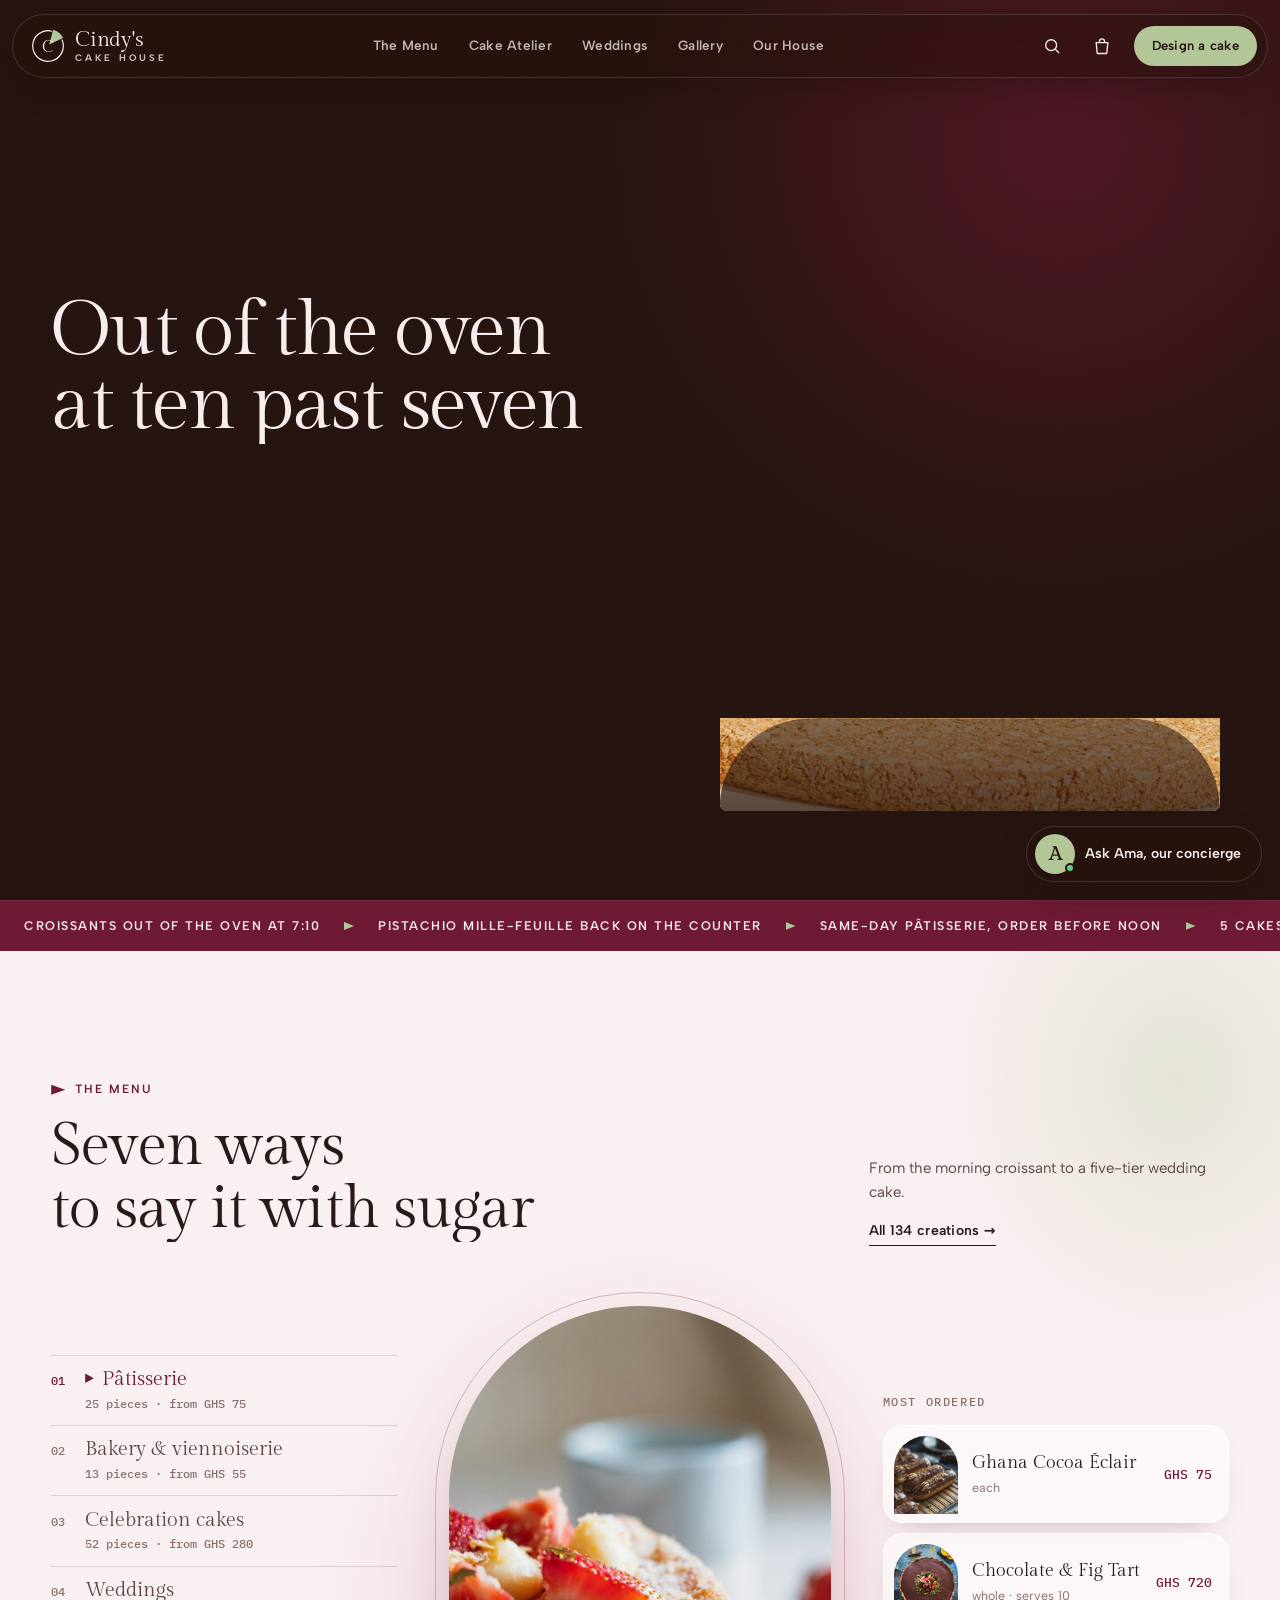
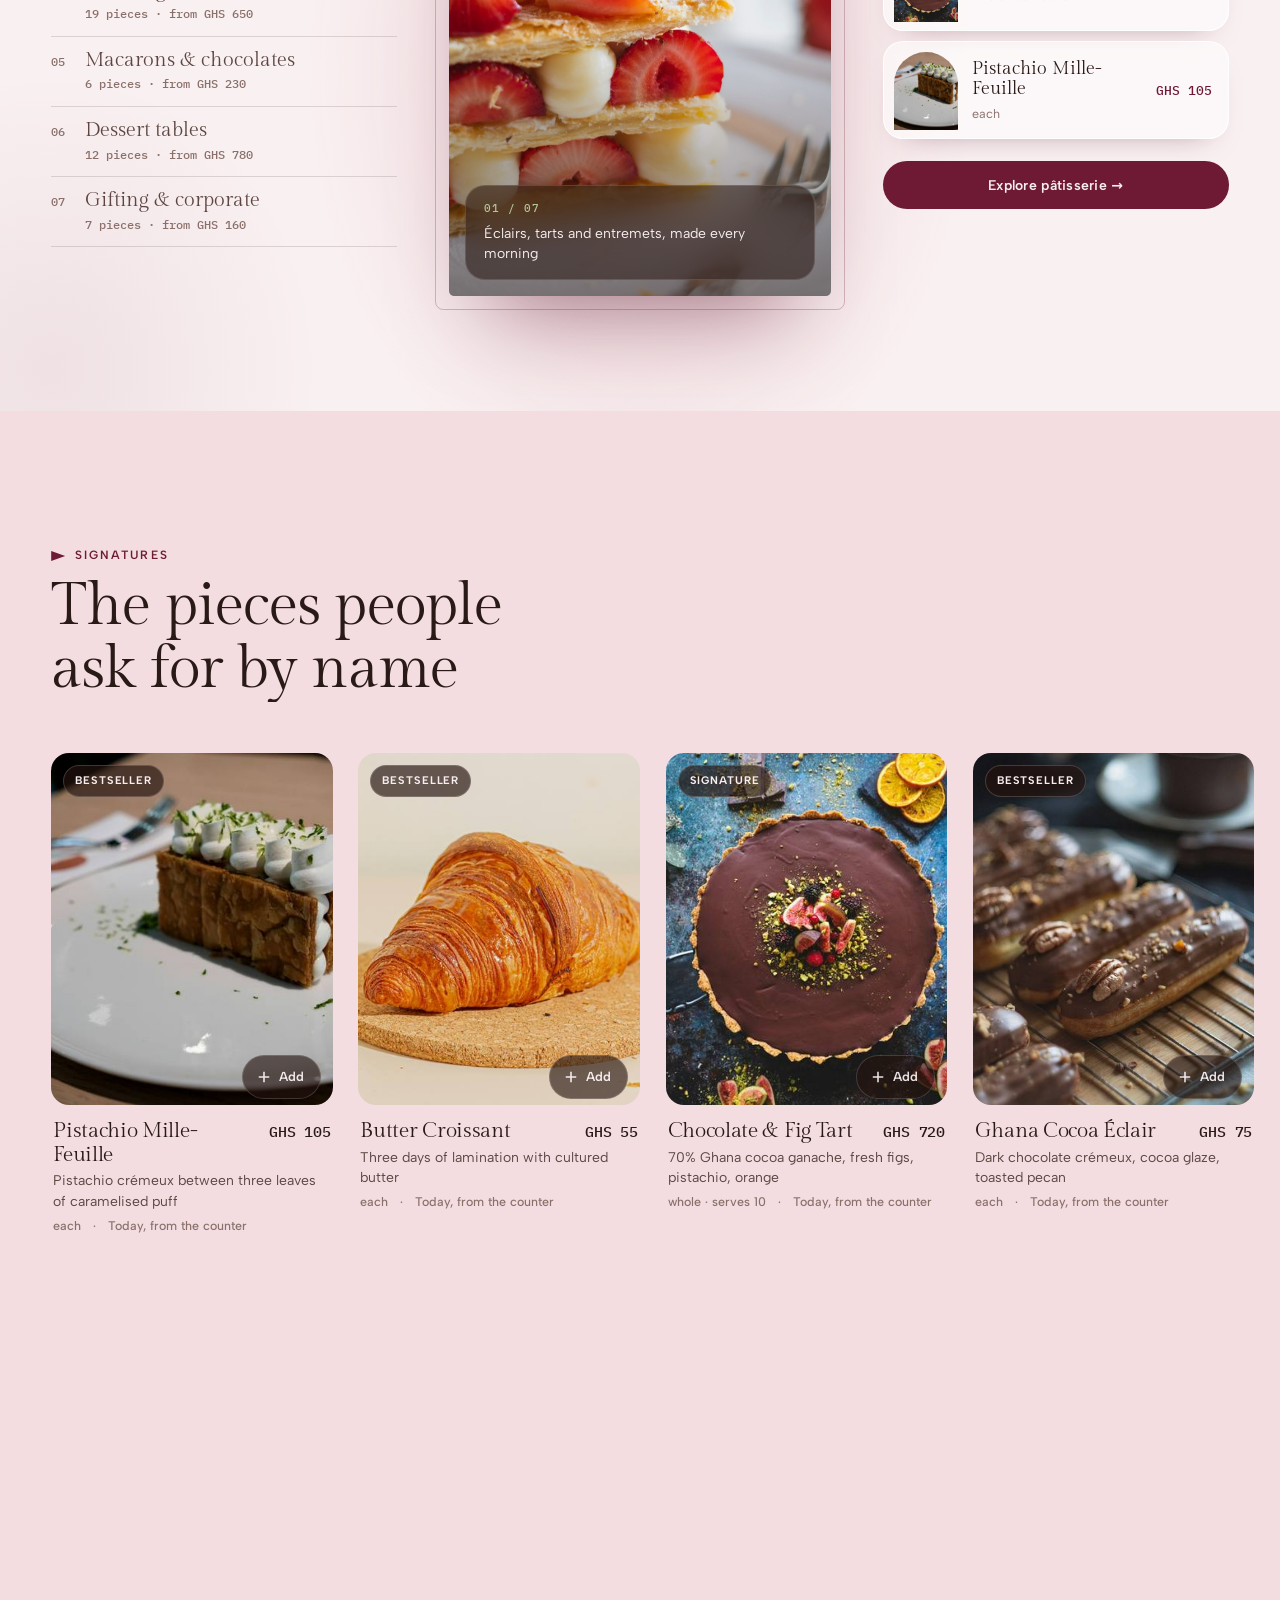
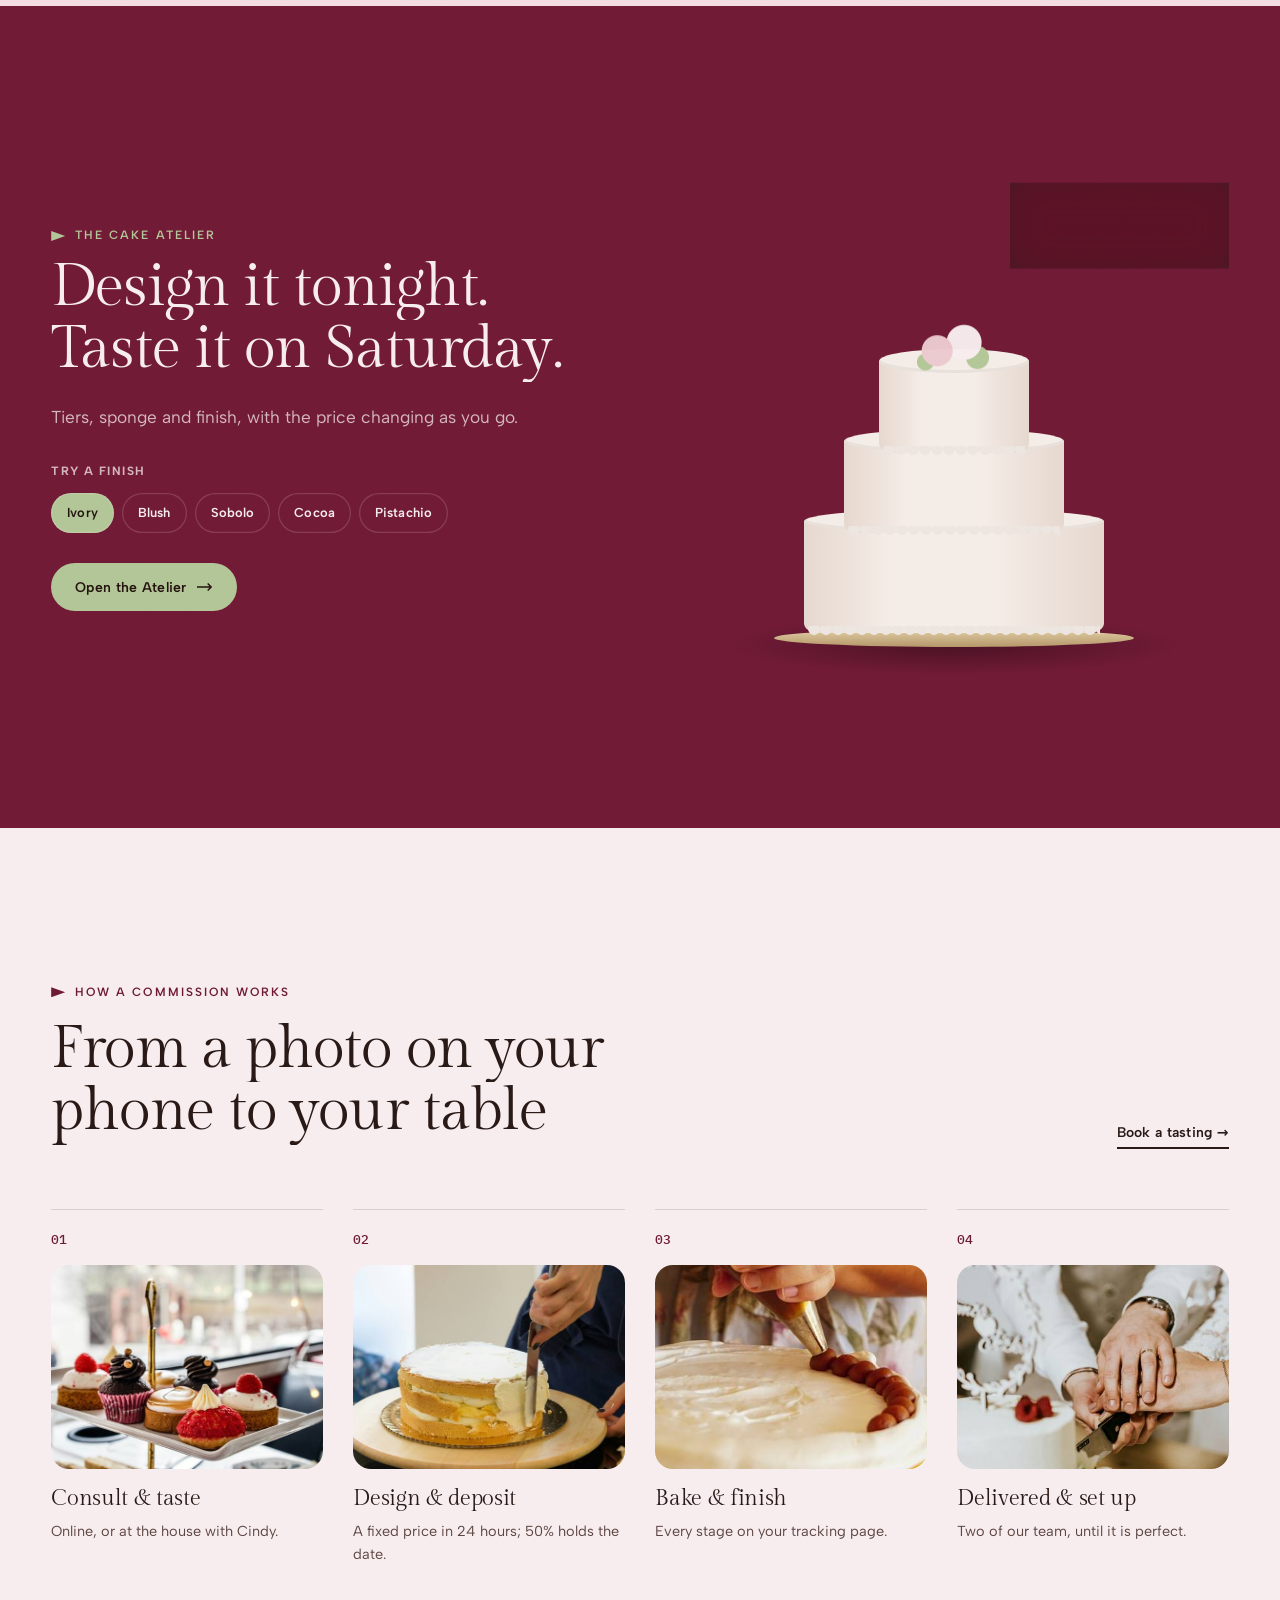
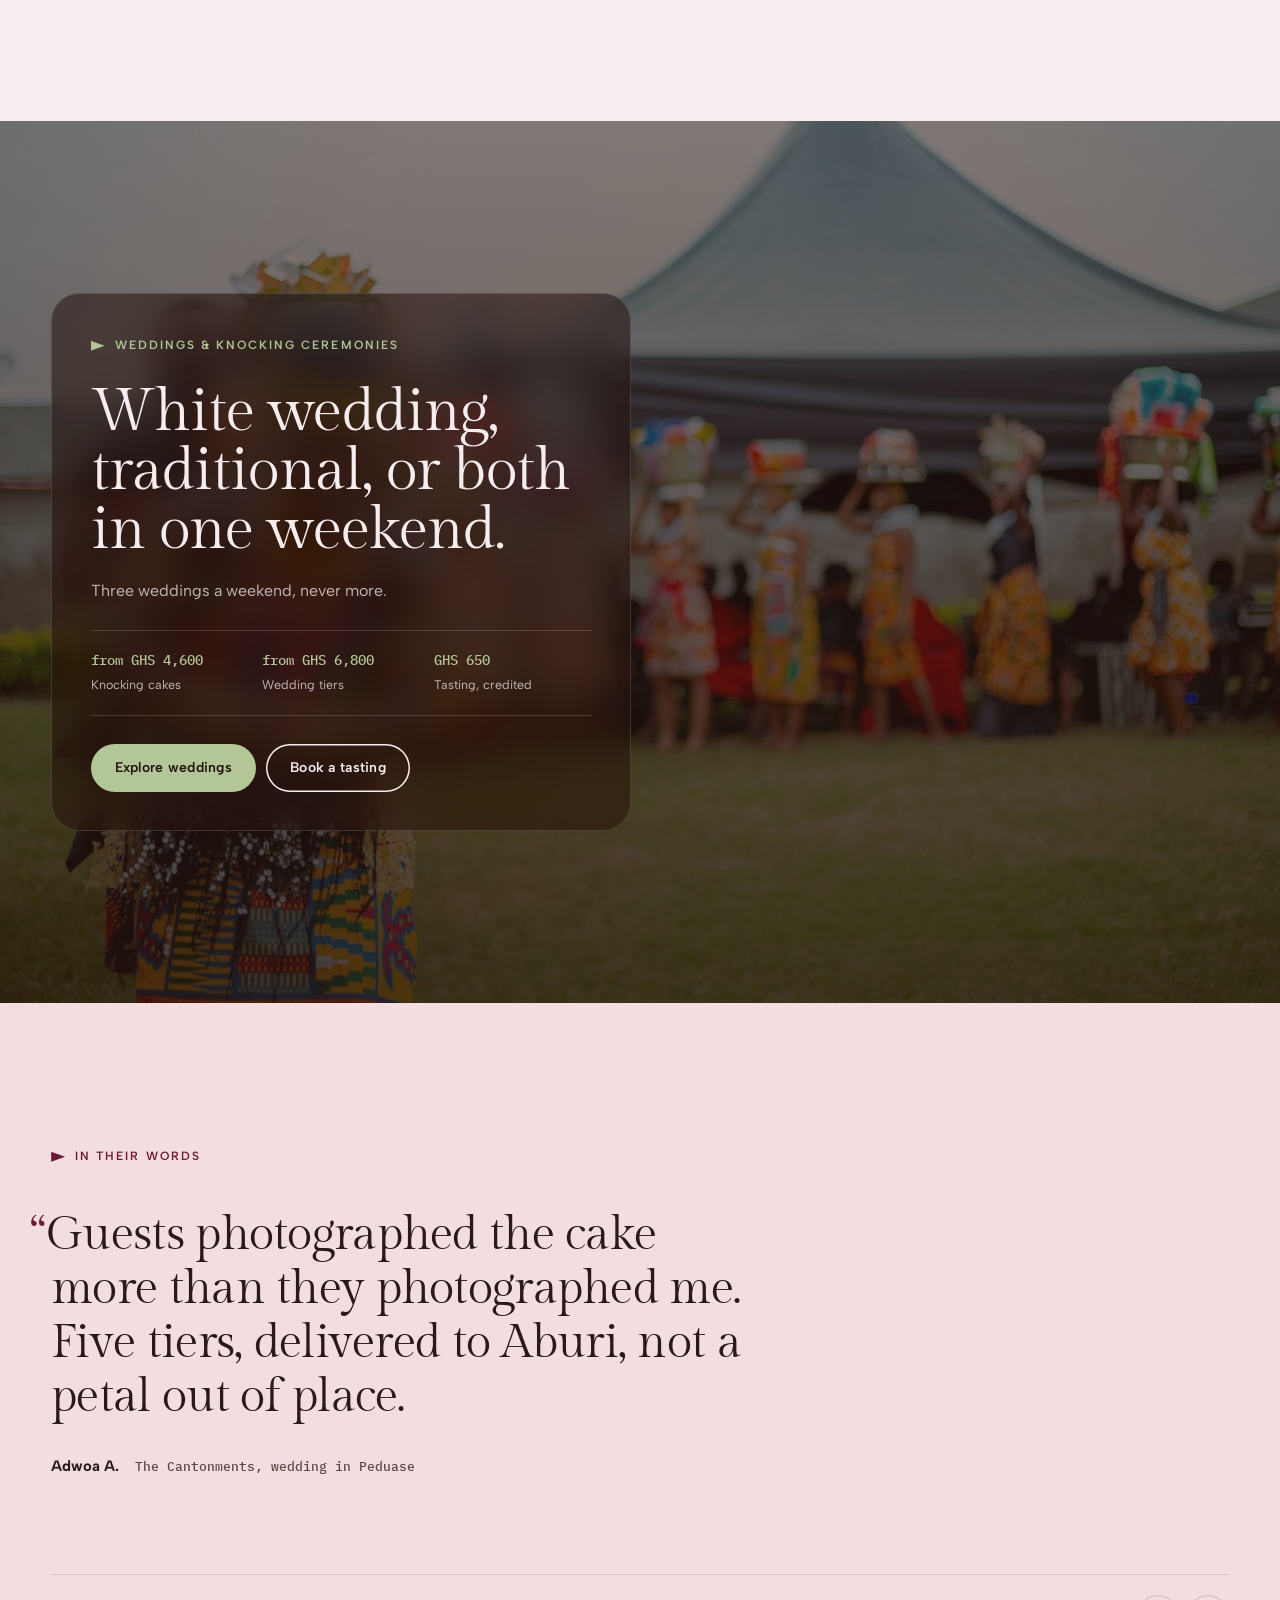
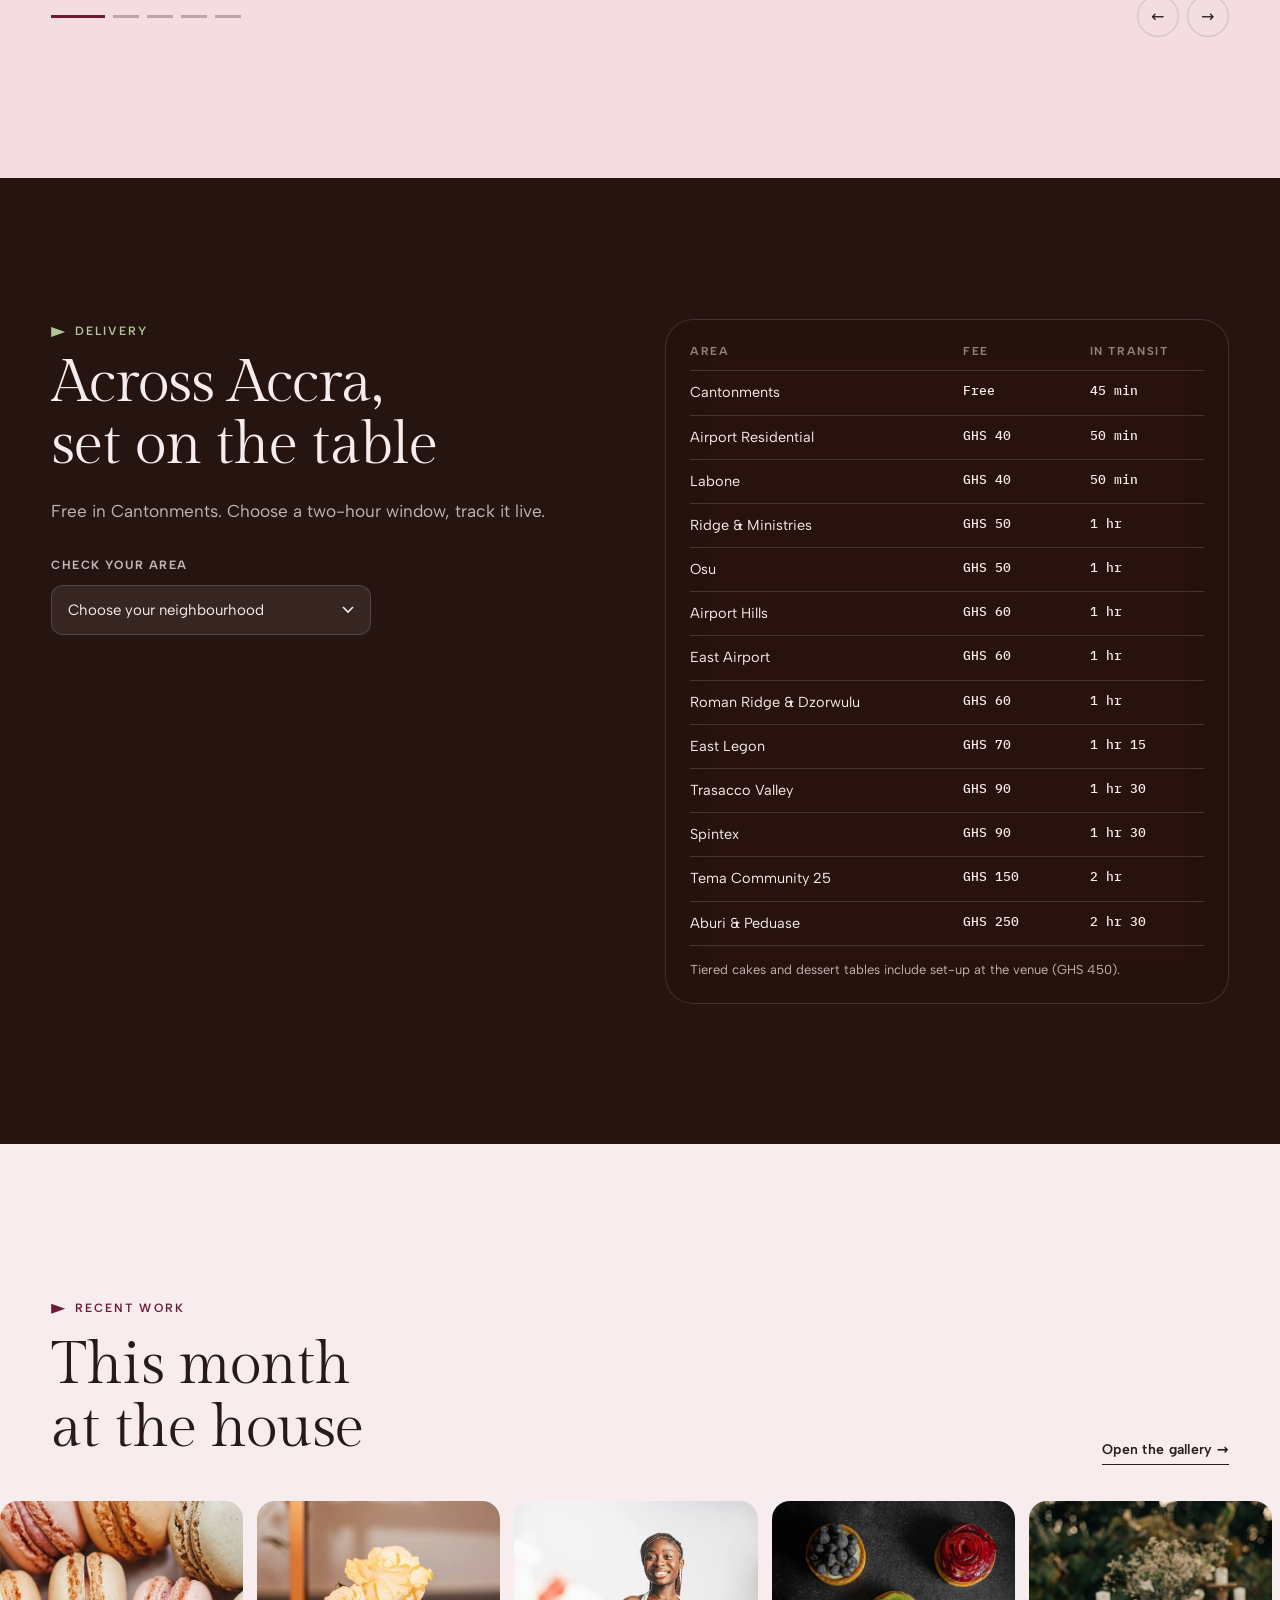
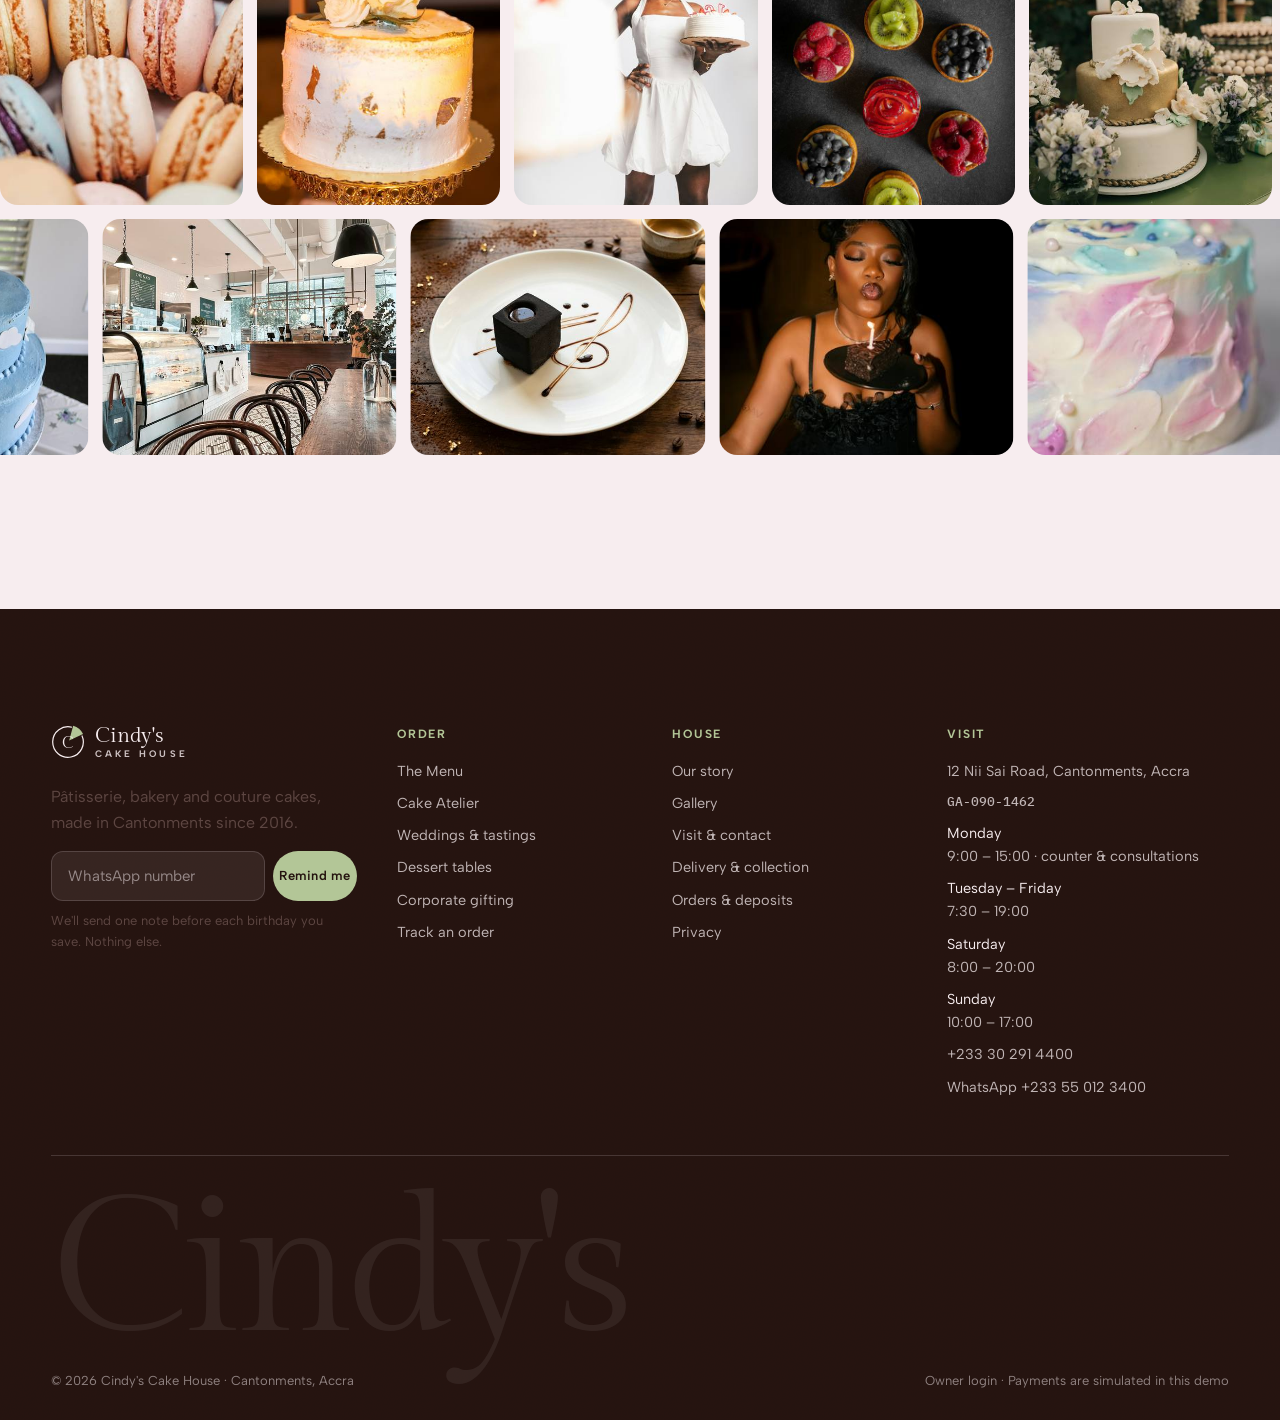
<file: index.html>
<!doctype html>
<html lang="en-GB">
<head>
  <meta charset="utf-8">
  <meta name="viewport" content="width=device-width, initial-scale=1">
  <title>Cindy's Cake House · Pâtisserie, bakery & cakes in Cantonments, Accra</title>
  <meta name="description" content="Daily pâtisserie, a morning bakery and couture cakes in Cantonments, Accra. Order online, pay by Mobile Money and track it to your door.">
  <meta name="theme-color" content="#24130f">
  <link rel="icon" href="assets/icons/favicon.svg" type="image/svg+xml">
  <meta property="og:title" content="Cindy's Cake House · Cantonments, Accra">
  <meta property="og:description" content="Pâtisserie, bakery and couture cakes, delivered across Accra.">
  <meta property="og:image" content="assets/img/full/wed-cantonments.jpg">
  <link rel="preload" href="assets/fonts/gilda-display-400.woff2" as="font" type="font/woff2" crossorigin>
  <link rel="stylesheet" href="assets/css/style.css">
  <link rel="stylesheet" href="assets/css/pages.css">
  <script type="application/ld+json">
  {"@context":"https://schema.org","@type":"Bakery","name":"Cindy's Cake House","image":"assets/img/full/wed-cantonments.jpg","address":{"@type":"PostalAddress","streetAddress":"12 Nii Sai Road","addressLocality":"Cantonments, Accra","addressCountry":"GH"},"telephone":"+233302914400","priceRange":"GHS 55 – GHS 18,500","servesCuisine":"Pâtisserie","openingHours":["Tu-Fr 07:30-19:00","Sa 08:00-20:00","Su 10:00-17:00"],"areaServed":["Cantonments","East Legon","Airport Residential","Airport Hills","Labone","Trasacco Valley"],"acceptsReservations":"True"}
  </script>
</head>
<body data-page="home">
<main id="main">

  <!-- HERO: the cake dome -->
  <section class="hero grain" id="hero" aria-label="Featured creations">
    <div class="hero-grid wrap-wide">
      <div class="hero-copy">
        <p class="eyebrow on-dark hero-eyebrow"><span id="heroEyebrow">Weddings</span><span class="mono hero-no" id="heroNo">01 / 05</span></p>
        <h1 class="h-hero hero-title" id="heroTitle" aria-live="polite"></h1>
        <p class="lede on-dark hero-lede" id="heroLede"></p>
        <div class="hero-ctas">
          <a class="btn btn-pist" href="menu.html#patisserie">Order pastries <svg class="arr" viewBox="0 0 18 10" fill="none" stroke="currentColor" stroke-width="1.6"><path d="M0 5h16M12 1l4 4-4 4"/></svg></a>
          <a class="btn btn-ghost on-dark" href="atelier.html">Design a cake</a>
        </div>
        <ol class="hero-dots" id="heroDots" aria-label="Choose a slide"></ol>
      </div>
      <div class="hero-stage">
        <div class="dome" id="dome">
          <div class="dome-slides" id="domeSlides"></div>
          <div class="dome-card glass" id="domeCard"></div>
        </div>
        <div class="hero-chip" id="heroChip"><img alt="" src="assets/img/thumb/life-night-cake.jpg"></div>
      </div>
    </div>
  </section>

  <!-- live ticker -->
  <div class="ticker bg-sobolo" aria-label="Today at the house">
    <div class="ticker-track" id="ticker"></div>
  </div>


  <!-- collections: index, arched showcase, most-ordered -->
  <section class="section cx-section" id="collections">
    <div class="wrap">
      <div class="sec-head">
        <div><p class="eyebrow">The menu</p><h2 class="h2" data-split>Seven ways|to say it with sugar</h2></div>
        <div class="cx-head-side"><p class="muted" id="cxIntro">From the morning croissant to a five-tier wedding cake.</p><a class="link-u" href="menu.html" id="cxAll">All creations →</a></div>
      </div>
      <div class="cx" id="cx">
        <ol class="cx-list" id="cxList" aria-label="Collections"></ol>
        <div class="cx-stage">
          <div class="cx-arch" id="cxArch"></div>
          <div class="cx-card glass" id="cxCard" aria-live="polite"></div>
        </div>
        <div class="cx-picks">
          <p class="cx-k mono">Most ordered</p>
          <ul class="cx-pick-list" id="cxPicks"></ul>
          <a class="btn cx-cta" id="cxCta" href="menu.html"><span>Explore the collection</span></a>
        </div>
      </div>
    </div>
  </section>

  <!-- signature, horizontal -->
  <section class="sig bg-blush" id="sig">
    <div class="sig-pin">
      <div class="wrap sig-head">
        <div><p class="eyebrow">Signatures</p><h2 class="h2" data-split>The pieces people|ask for by name</h2></div>
      </div>
      <div class="sig-track" id="sigTrack"></div>
    </div>
  </section>

  <!-- atelier teaser -->
  <section class="section bg-sobolo grain atelier-tease">
    <div class="wrap at-grid">
      <div class="on-dark">
        <p class="eyebrow">The Cake Atelier</p>
        <h2 class="h2" data-split>Design it tonight.|Taste it on Saturday.</h2>
        <p class="lede" data-reveal style="margin-top:22px">Tiers, sponge and finish, with the price changing as you go.</p>
        <div class="at-chips on-dark" data-reveal>
          <span class="label" style="color:var(--on-dark-2)">Try a finish</span>
          <div class="opt-row" id="teaseFinish">
            <button class="chip is-on" data-c="#f4ece6" data-c2="#e6d8cf">Ivory</button>
            <button class="chip" data-c="#f0c9cf" data-c2="#e0aab3">Blush</button>
            <button class="chip" data-c="#7a2340" data-c2="#5b142c">Sobolo</button>
            <button class="chip" data-c="#5a3427" data-c2="#3f2219">Cocoa</button>
            <button class="chip" data-c="#c5d3ad" data-c2="#a8ba8c">Pistachio</button>
          </div>
        </div>
        <a class="btn btn-pist" href="atelier.html" data-reveal style="margin-top:30px">Open the Atelier <svg class="arr" viewBox="0 0 18 10" fill="none" stroke="currentColor" stroke-width="1.6"><path d="M0 5h16M12 1l4 4-4 4"/></svg></a>
      </div>
      <div class="tease-stage" id="teaseStage" aria-hidden="true">
        <div class="mini-cake" id="miniCake">
          <div class="mc-topper"></div>
          <div class="mc-tier t3"><i></i></div>
          <div class="mc-tier t2"><i></i></div>
          <div class="mc-tier t1"><i></i></div>
          <div class="mc-board"></div>
        </div>
        <div class="tease-price glass"><span class="label" style="color:var(--on-dark-2)">Three tiers · serves 90</span><b class="mono" id="teasePrice">from GHS 8,400</b></div>
      </div>
    </div>
  </section>

  <!-- process -->
  <section class="section bg-meringue process">
    <div class="wrap">
      <div class="sec-head">
        <div><p class="eyebrow">How a commission works</p><h2 class="h2" data-split>From a photo on your|phone to your table</h2></div>
        <a class="link-u" href="weddings.html">Book a tasting →</a>
      </div>
      <ol class="steps">
        <li data-reveal><span class="mono step-n">01</span><img src="assets/img/thumb/evt-tasting.jpg" alt="A tasting plate of petits gâteaux" loading="lazy"><h3 class="h4">Consult & taste</h3><p class="muted">Online, or at the house with Cindy.</p></li>
        <li data-reveal style="--d:.08s"><span class="mono step-n">02</span><img src="assets/img/thumb/proc-palette-knife.jpg" alt="Smoothing buttercream with a palette knife" loading="lazy"><h3 class="h4">Design & deposit</h3><p class="muted">A fixed price in 24 hours; 50% holds the date.</p></li>
        <li data-reveal style="--d:.16s"><span class="mono step-n">03</span><img src="assets/img/thumb/proc-piping-border.jpg" alt="Piping a chocolate border" loading="lazy"><h3 class="h4">Bake & finish</h3><p class="muted">Every stage on your tracking page.</p></li>
        <li data-reveal style="--d:.24s"><span class="mono step-n">04</span><img src="assets/img/thumb/wed-cutting-hands.jpg" alt="A couple cutting their wedding cake" loading="lazy"><h3 class="h4">Delivered & set up</h3><p class="muted">Two of our team, until it is perfect.</p></li>
      </ol>
    </div>
  </section>

  <!-- weddings -->
  <section class="section bg-photo weddings-feature">
    <div class="bg-img" data-parallax><img src="assets/img/full/wed-traditional.jpg" alt="" loading="lazy"></div>
    <div class="wrap wf-grid">
      <div class="wf-card glass" data-reveal>
        <p class="eyebrow">Weddings & knocking ceremonies</p>
        <h2 class="h2" style="margin:16px 0 18px">White wedding, traditional, or both in one weekend.</h2>
        <p class="on-dark" style="color:var(--on-dark-2)">Three weddings a weekend, never more.</p>
        <div class="wf-stats"><div><b class="mono">from GHS 4,600</b><span>Knocking cakes</span></div><div><b class="mono">from GHS 6,800</b><span>Wedding tiers</span></div><div><b class="mono">GHS 650</b><span>Tasting, credited</span></div></div>
        <div style="display:flex;gap:10px;flex-wrap:wrap"><a class="btn btn-pist" href="weddings.html">Explore weddings</a><button class="btn btn-ghost on-dark" data-qv="evt-tasting">Book a tasting</button></div>
      </div>
      <div class="wf-stack" aria-hidden="true">
        <img class="wf-a" src="assets/img/thumb/wed-candlelight-rose.jpg" alt="" loading="lazy" data-reveal="clip">
        <img class="wf-b" src="assets/img/thumb/wed-couple-tender.jpg" alt="" loading="lazy" data-reveal="clip" style="--d:.15s">
      </div>
    </div>
  </section>

  <!-- reviews -->
  <section class="section bg-blush reviews">
    <div class="wrap">
      <p class="eyebrow">In their words</p>
      <div class="rv-stage" id="rvStage" aria-live="polite"></div>
      <div class="rv-nav"><div class="rv-dots" id="rvDots"></div><div class="rv-arrows"><button class="close-x" id="rvPrev" aria-label="Previous review">←</button><button class="close-x" id="rvNext" aria-label="Next review">→</button></div></div>
    </div>
  </section>

  <!-- delivery -->
  <section class="section bg-cocoa grain delivery" id="delivery">
    <div class="wrap dl-grid">
      <div class="on-dark">
        <p class="eyebrow">Delivery</p>
        <h2 class="h2" data-split>Across Accra,|set on the table</h2>
        <p class="lede" style="margin-top:20px" data-reveal>Free in Cantonments. Choose a two-hour window, track it live.</p>
        <div class="dl-check" data-reveal>
          <label class="label" for="zoneSel" style="color:var(--on-dark-2)">Check your area</label>
          <div class="dl-row"><select class="select" id="zoneSel"></select><output class="dl-out mono" id="zoneOut"></output></div>
        </div>
      </div>
      <div class="dl-zones glass" data-reveal>
        <div class="dl-zh"><span>Area</span><span>Fee</span><span>In transit</span></div>
        <ul id="zoneList"></ul>
        <p class="muted" style="font-size:13px;margin:14px 0 0">Tiered cakes and dessert tables include set-up at the venue (GHS 450).</p>
      </div>
    </div>
  </section>

  <!-- gallery strip -->
  <section class="section bg-meringue strip">
    <div class="wrap sec-head" style="margin-bottom:40px">
      <div><p class="eyebrow">Recent work</p><h2 class="h2" data-split>This month|at the house</h2></div>
      <a class="link-u" href="gallery.html">Open the gallery →</a>
    </div>
    <div class="strip-row" id="stripA"></div>
    <div class="strip-row rev" id="stripB"></div>
  </section>

  <div data-footer></div>
</main>

<script src="assets/vendor/gsap.min.js"></script>
<script src="assets/vendor/ScrollTrigger.min.js"></script>
<script src="assets/vendor/lenis.min.js"></script>
<script src="assets/js/data.js"></script>
<script src="assets/js/store.js"></script>
<script src="assets/js/site.js"></script>
<script src="assets/js/concierge.js"></script>
<script src="assets/js/home.js"></script>
</body>
</html>
</file>
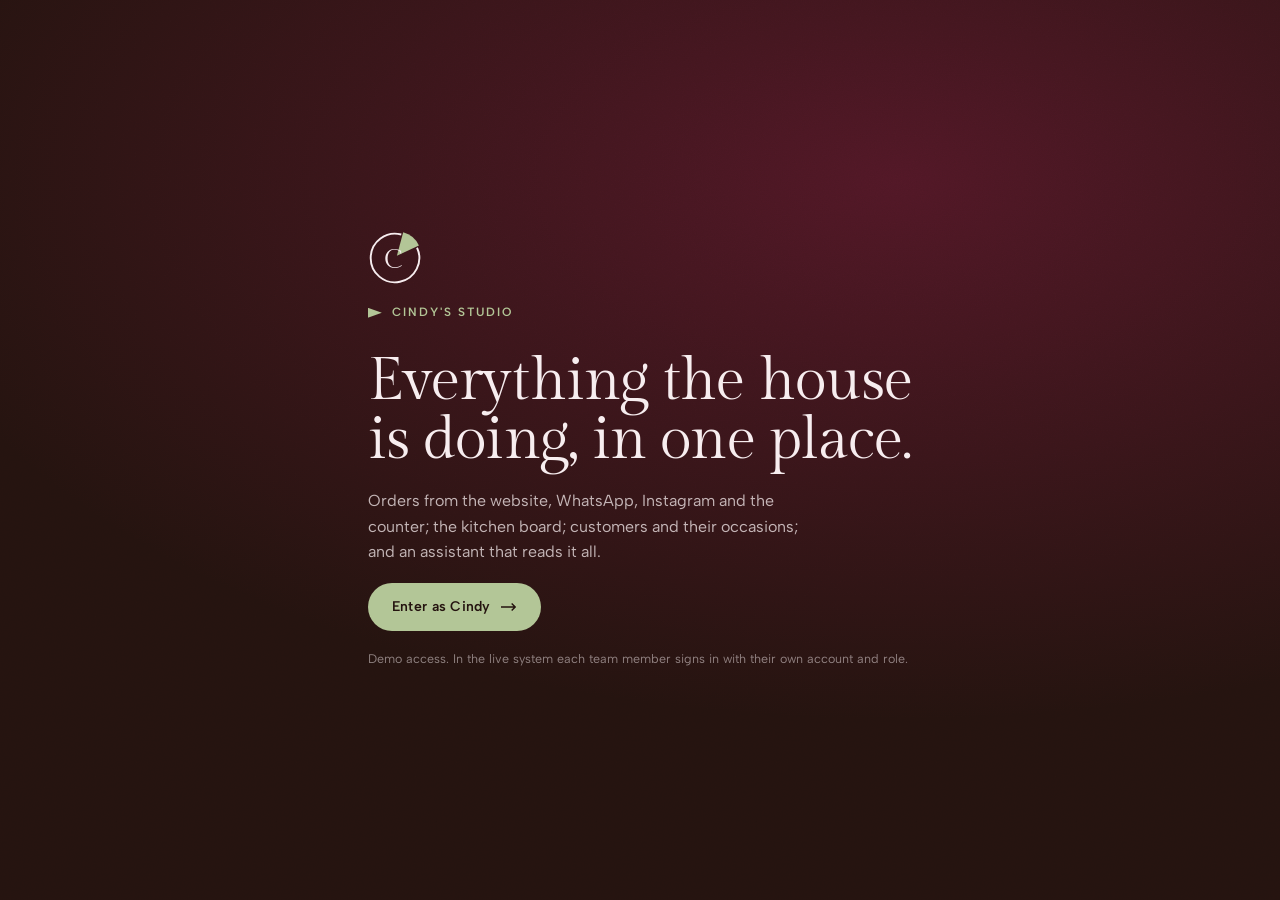
<file: admin/index.html>
<!doctype html>
<html lang="en-GB">
<head>
  <meta charset="utf-8">
  <meta name="viewport" content="width=device-width, initial-scale=1">
  <title>Studio · Cindy's Cake House</title>
  <meta name="robots" content="noindex">
  <meta name="theme-color" content="#24130f">
  <link rel="icon" href="../assets/icons/favicon.svg" type="image/svg+xml">
  <link rel="stylesheet" href="../assets/css/style.css">
  <link rel="stylesheet" href="../assets/css/admin.css">
</head>
<body data-page="admin" class="adm">
  <!-- demo sign-in -->
  <section class="gate" id="gate">
    <div class="gate-card">
      <svg class="gate-logo" viewBox="0 0 40 40" fill="none" aria-hidden="true"><path d="M24.66 2.61A18 18 0 1 0 36.31 12.39" stroke="currentColor" stroke-width="1.4"/><path d="M21.41 18.31 37.72 10.7A18 18 0 0 0 26.07.92Z" fill="#b3c697"/><text x="19" y="27.2" text-anchor="middle" font-family="Gilda Display, Georgia, serif" font-size="19" fill="currentColor">C</text></svg>
      <p class="eyebrow on-dark">Cindy's Studio</p>
      <h1 class="h2">Everything the house<br>is doing, in one place.</h1>
      <p class="muted">Orders from the website, WhatsApp, Instagram and the counter; the kitchen board; customers and their occasions; and an assistant that reads it all.</p>
      <button class="btn btn-pist" id="enter">Enter as Cindy <svg class="arr" viewBox="0 0 18 10" fill="none" stroke="currentColor" stroke-width="1.6"><path d="M0 5h16M12 1l4 4-4 4"/></svg></button>
      <p class="gate-note">Demo access. In the live system each team member signs in with their own account and role.</p>
    </div>
  </section>

  <div class="shell" id="shell" hidden>
    <aside class="side">
      <a class="side-brand" href="../index.html" title="View the website"><svg viewBox="0 0 40 40" fill="none" aria-hidden="true"><path d="M24.66 2.61A18 18 0 1 0 36.31 12.39" stroke="currentColor" stroke-width="1.4"/><path d="M21.41 18.31 37.72 10.7A18 18 0 0 0 26.07.92Z" fill="#b3c697"/><text x="19" y="27.2" text-anchor="middle" font-family="Gilda Display, Georgia, serif" font-size="19" fill="currentColor">C</text></svg><span><b>Cindy's</b><small>Studio</small></span></a>
      <nav class="side-nav" id="sideNav" aria-label="Dashboard"></nav>
      <div class="side-foot"><a href="../index.html" target="_blank" rel="noopener">Open website ↗</a><button id="resetDemo" type="button">Reset demo data</button></div>
    </aside>
    <div class="main">
      <header class="top">
        <button class="icon-btn top-menu" id="topMenu" aria-label="Menu"><svg width="20" height="20" viewBox="0 0 24 24" fill="none" stroke="currentColor" stroke-width="1.6"><path d="M4 7h16M4 12h16M4 17h16"/></svg></button>
        <div><h1 class="top-title" id="viewTitle">Today</h1><p class="top-sub" id="viewSub"></p></div>
        <div class="top-right"><span class="live"><i></i>Live</span><span class="who"><img src="../assets/img/thumb/team-cindy.jpg" alt="">Cindy</span></div>
      </header>
      <div class="view" id="view"></div>
    </div>
  </div>

  <aside class="drawer adm-drawer" id="aDrawer" aria-hidden="true">
    <div class="drawer-head"><h2 id="aDrawerT">Order</h2><button class="close-x" data-aclose aria-label="Close"><svg width="16" height="16" viewBox="0 0 16 16" fill="none" stroke="currentColor" stroke-width="1.6"><path d="M3 3l10 10M13 3 3 13"/></svg></button></div>
    <div class="drawer-body" id="aDrawerB"></div>
  </aside>
  <div class="scrim" id="aScrim"></div>
  <div class="toasts" id="aToasts" aria-live="polite"></div>

  <script src="../assets/js/data.js"></script>
  <script src="../assets/js/store.js"></script>
  <script src="../assets/js/admin.js"></script>
</body>
</html>
</file>
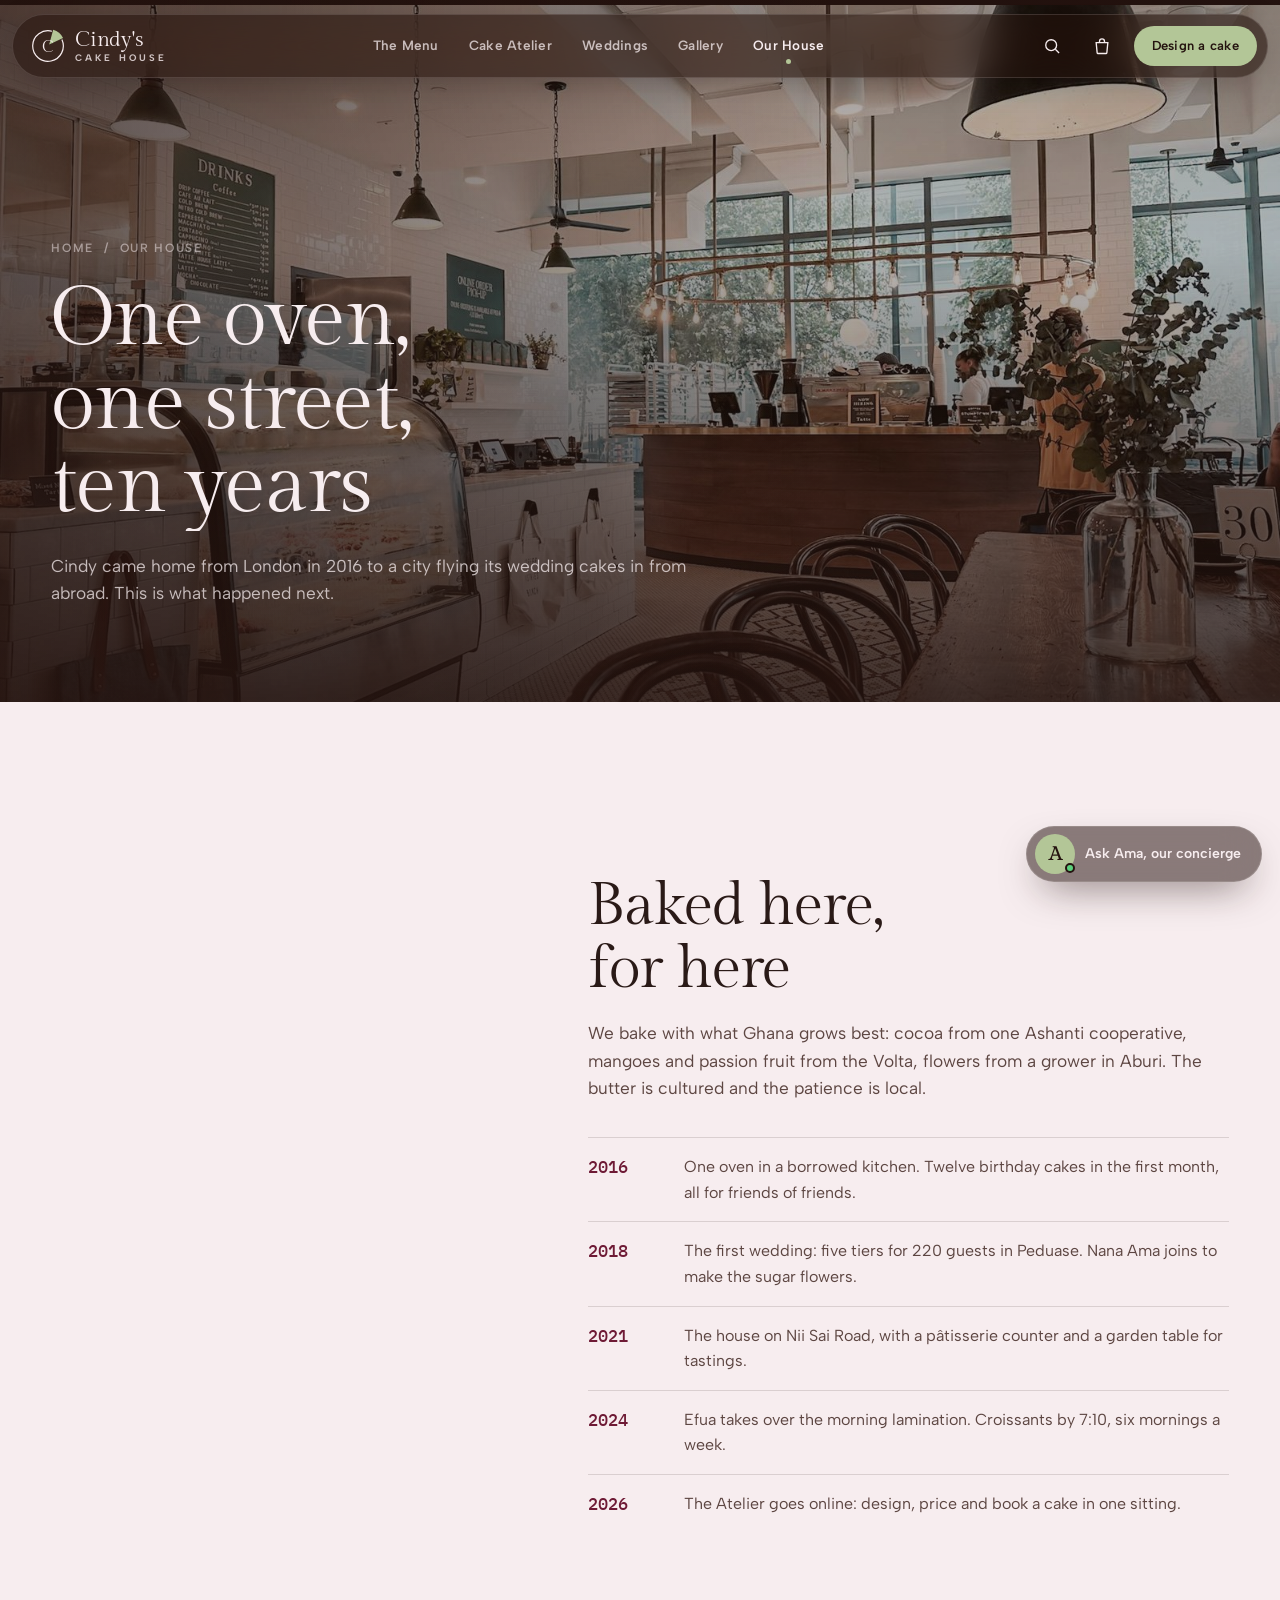
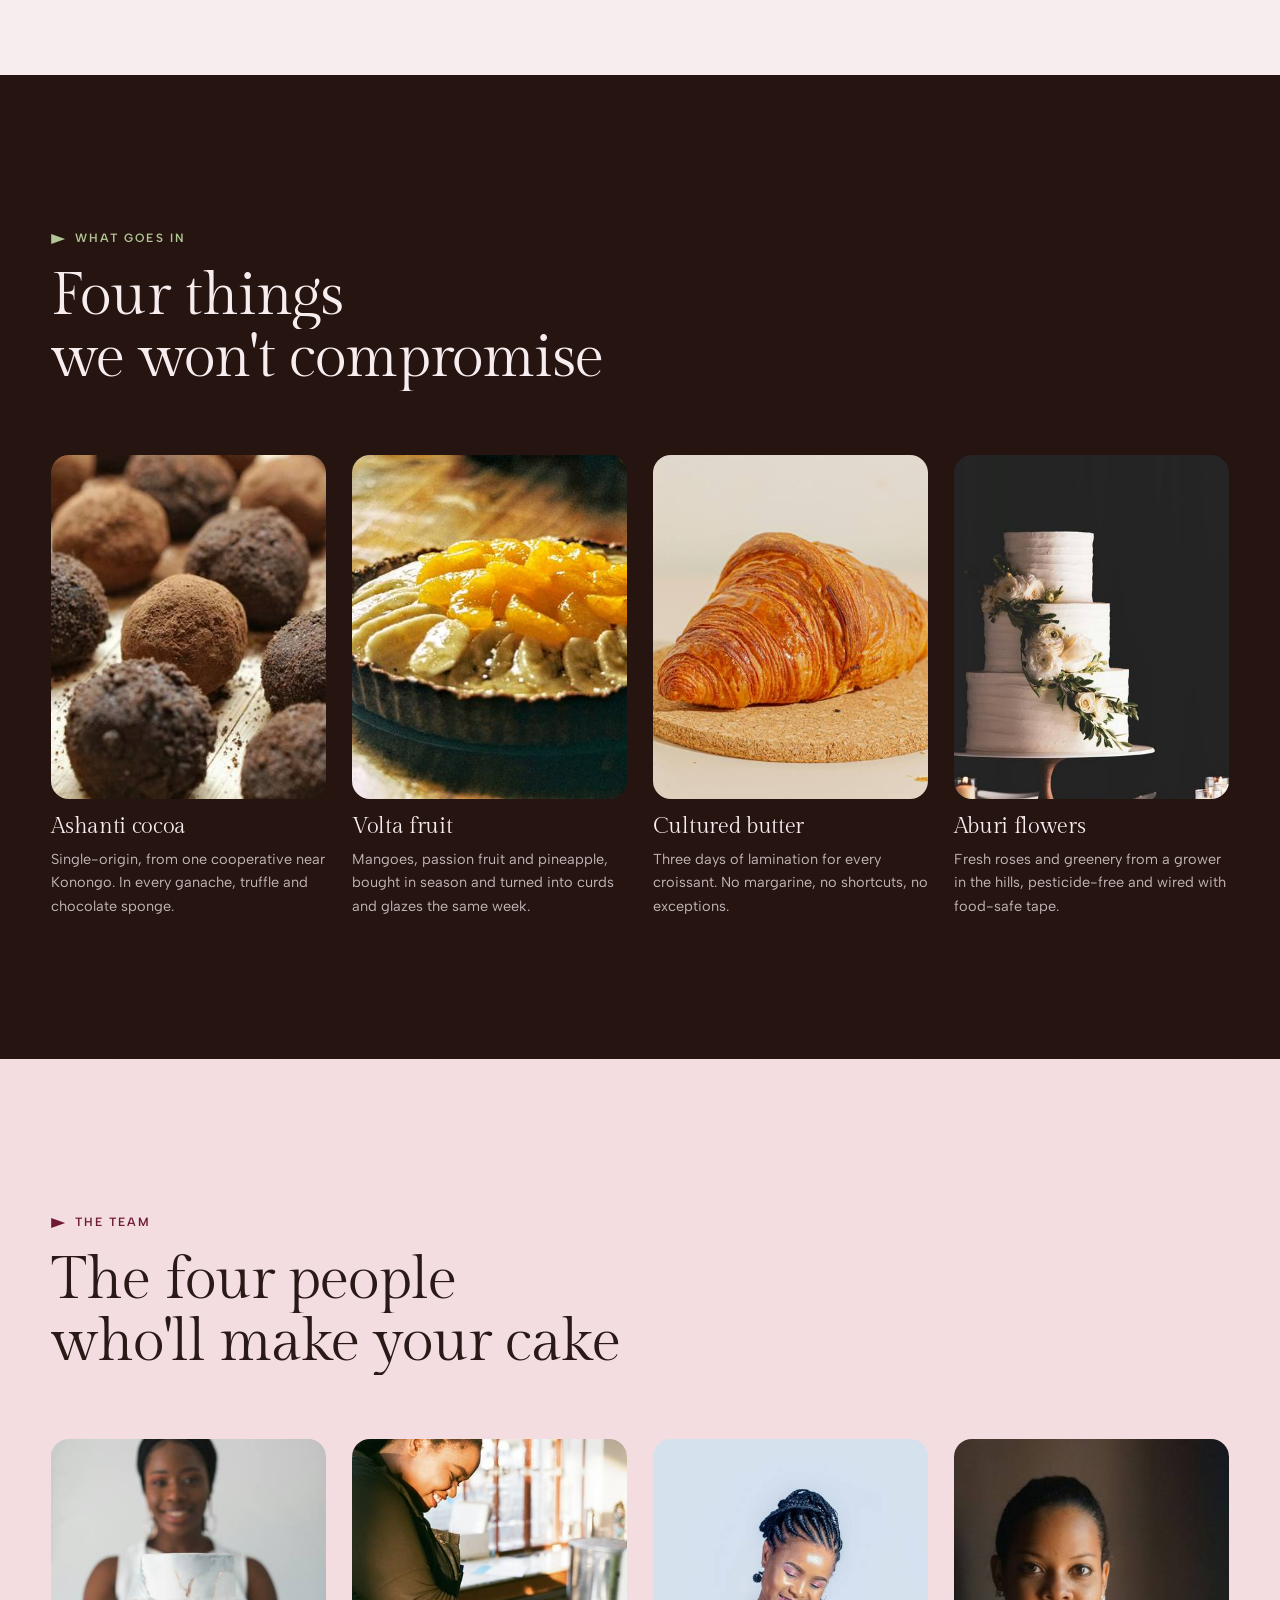
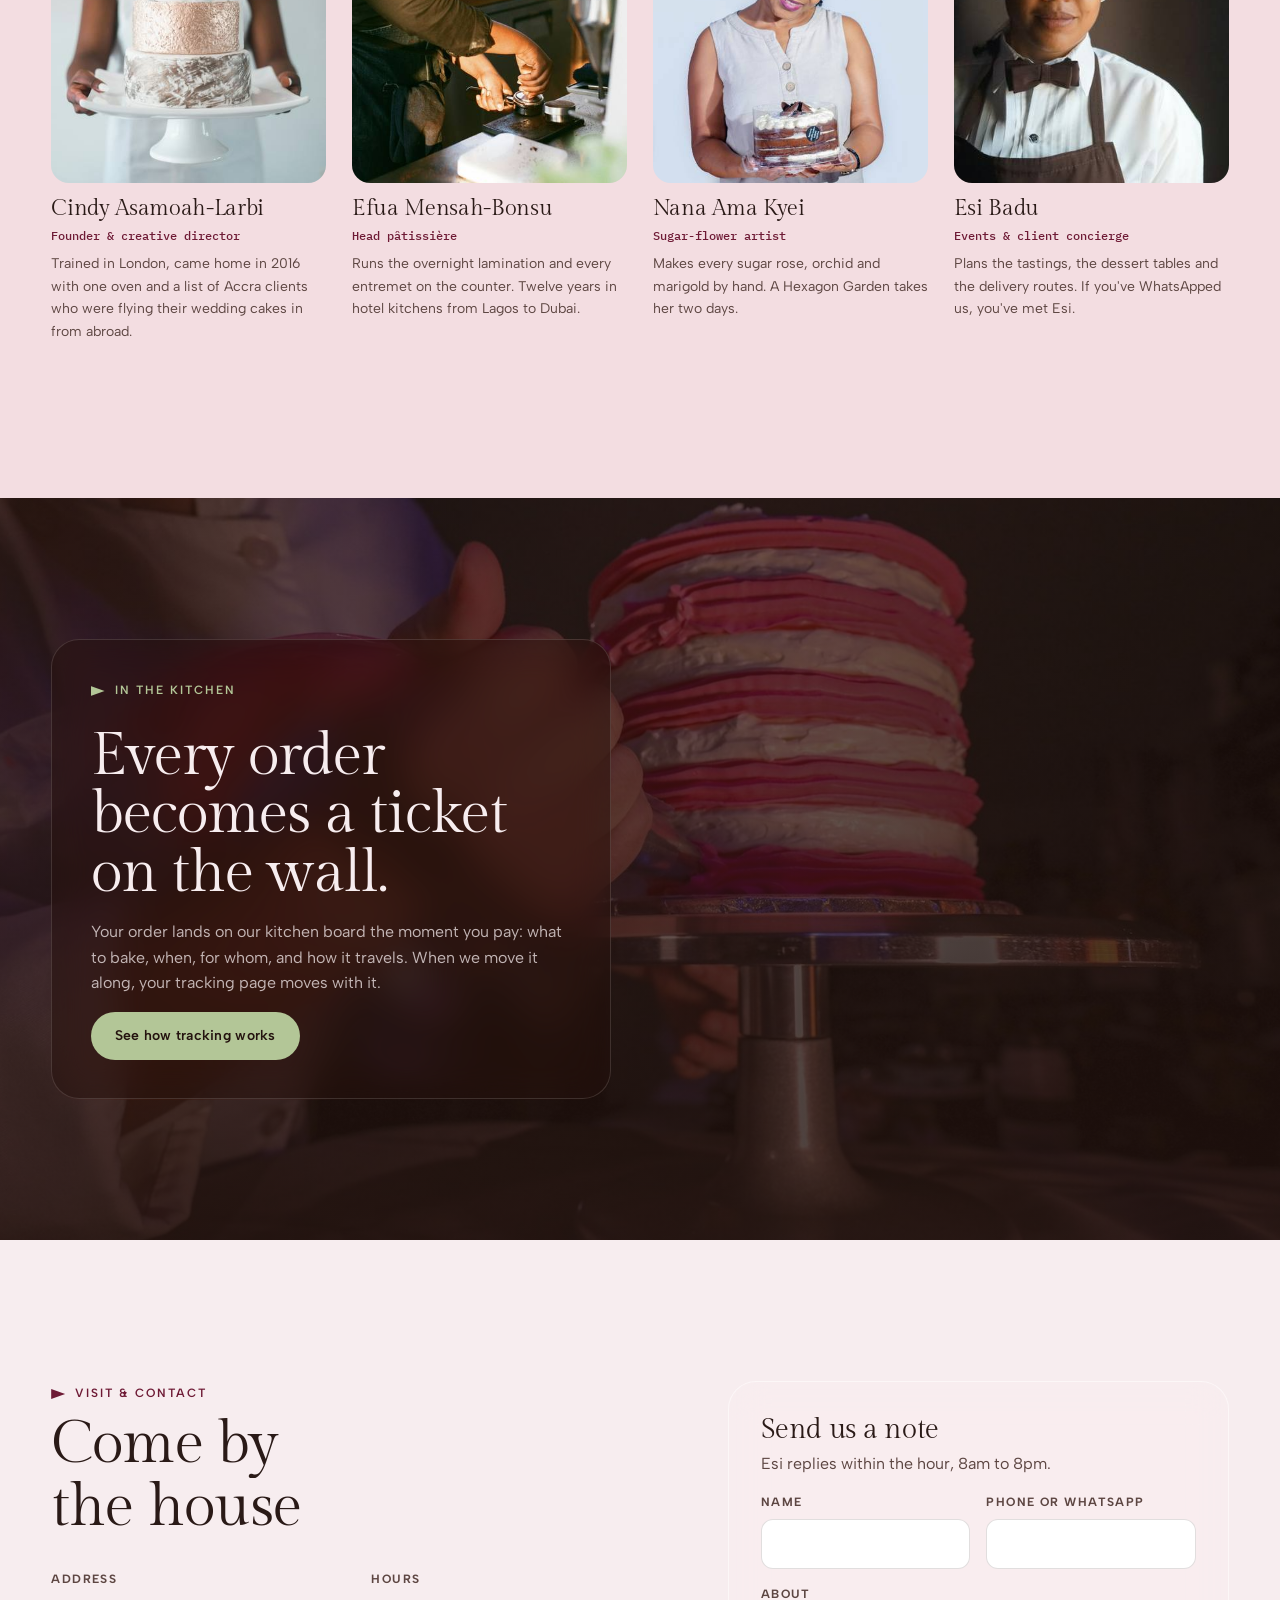
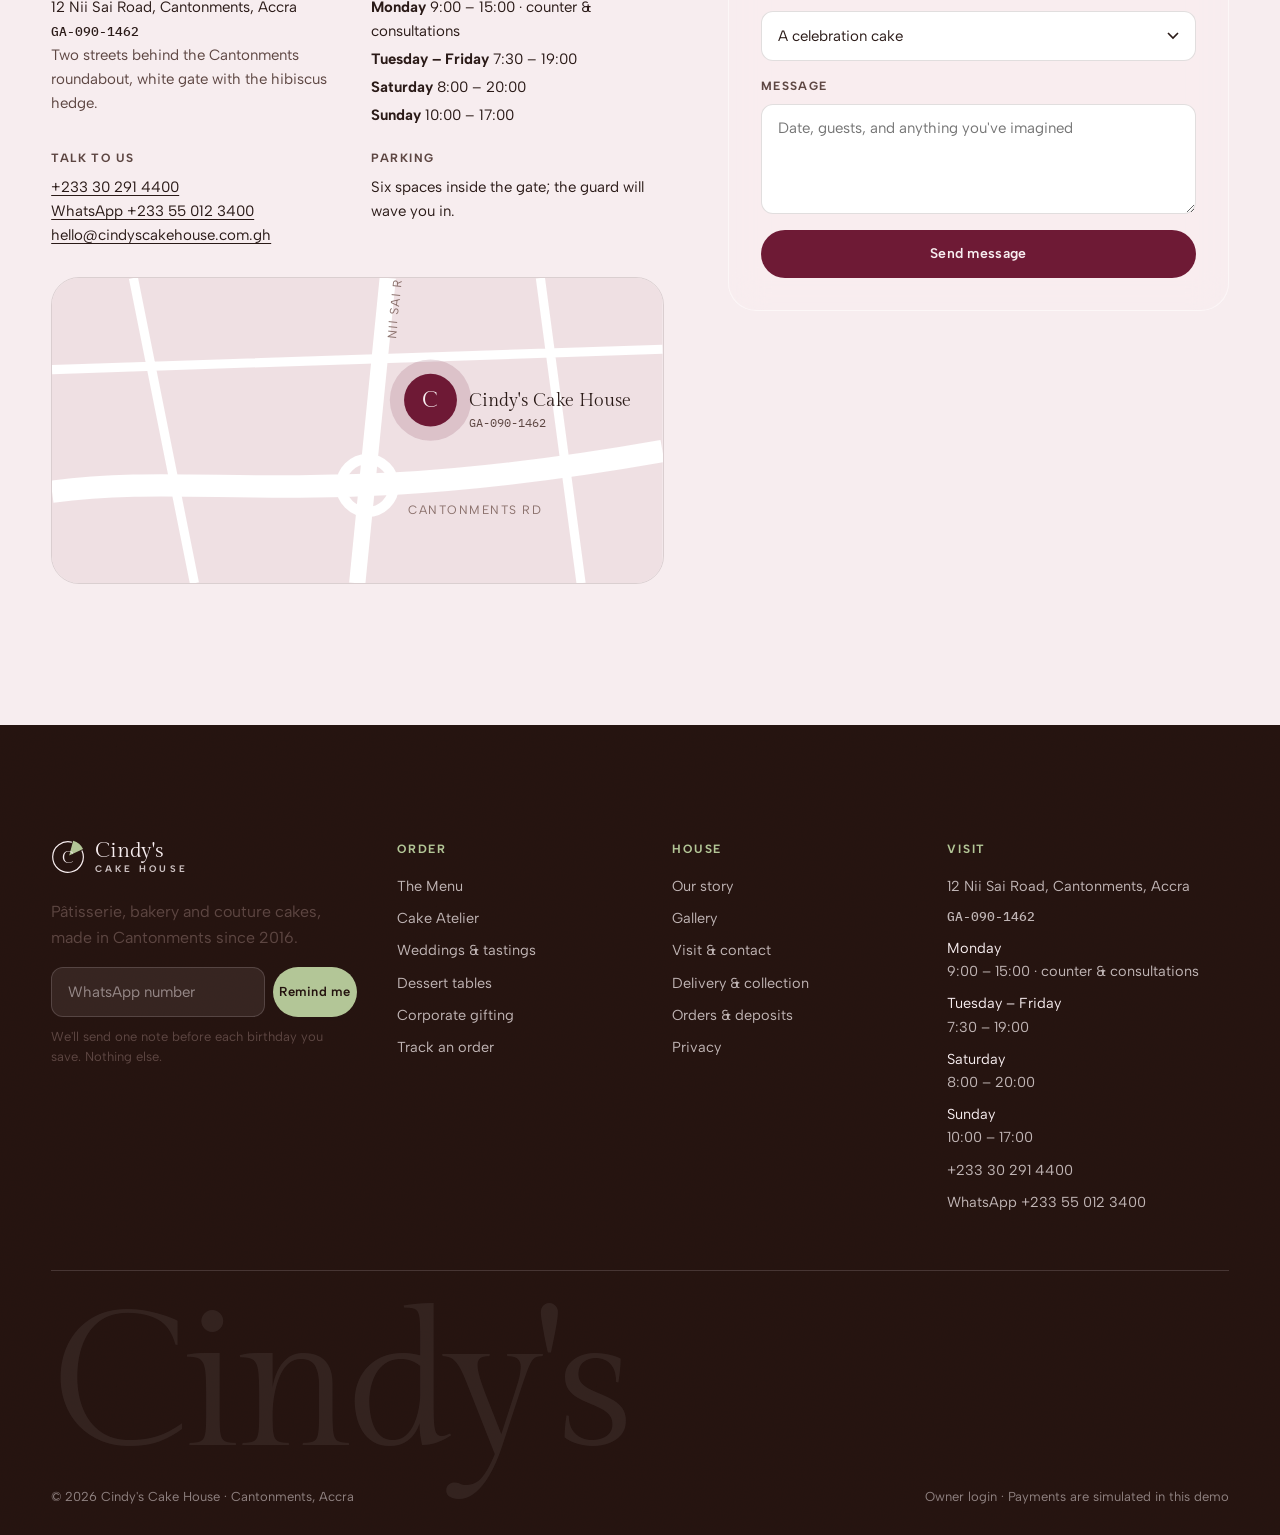
<file: about.html>
<!doctype html>
<html lang="en-GB">
<head>
  <meta charset="utf-8">
  <meta name="viewport" content="width=device-width, initial-scale=1">
  <title>Our House · Story, team & visit · Cindy's Cake House</title>
  <meta name="description" content="The story, the team and the kitchen behind Cindy's Cake House: Ghanaian cocoa, Volta mangoes and cultured butter, in Cantonments since 2016. Opening hours, directions and contact.">
  <meta name="theme-color" content="#24130f">
  <link rel="icon" href="assets/icons/favicon.svg" type="image/svg+xml">
  <link rel="stylesheet" href="assets/css/style.css">
  <link rel="stylesheet" href="assets/css/pages.css">
  <link rel="stylesheet" href="assets/css/inner.css">
</head>
<body data-page="about">
<main id="main">
  <section class="phero">
    <div class="phero-bg"><img src="assets/img/full/int-cafe.jpg" alt="" fetchpriority="high"></div>
    <div class="wrap">
      <nav class="crumbs" aria-label="Breadcrumb"><a href="index.html">Home</a><span>/</span><span>Our House</span></nav>
      <h1 class="h1" data-split>One oven,|one street,|ten years</h1>
      <p class="lede" data-reveal>Cindy came home from London in 2016 to a city flying its wedding cakes in from abroad. This is what happened next.</p>
    </div>
  </section>

  <section class="section bg-meringue">
    <div class="wrap story">
      <div class="story-img" data-reveal="clip"><img src="assets/img/full/team-cindy.jpg" alt="Cindy holding a pink and silver two-tier cake" loading="lazy"></div>
      <div>
        <p class="eyebrow" data-reveal>Our story</p>
        <h2 class="h2" data-split>Baked here,|for here</h2>
        <p class="lede" data-reveal style="margin-top:18px">We bake with what Ghana grows best: cocoa from one Ashanti cooperative, mangoes and passion fruit from the Volta, flowers from a grower in Aburi. The butter is cultured and the patience is local.</p>
        <ol class="timeline" data-reveal>
          <li><b class="mono">2016</b><span>One oven in a borrowed kitchen. Twelve birthday cakes in the first month, all for friends of friends.</span></li>
          <li><b class="mono">2018</b><span>The first wedding: five tiers for 220 guests in Peduase. Nana Ama joins to make the sugar flowers.</span></li>
          <li><b class="mono">2021</b><span>The house on Nii Sai Road, with a pâtisserie counter and a garden table for tastings.</span></li>
          <li><b class="mono">2024</b><span>Efua takes over the morning lamination. Croissants by 7:10, six mornings a week.</span></li>
          <li><b class="mono">2026</b><span>The Atelier goes online: design, price and book a cake in one sitting.</span></li>
        </ol>
      </div>
    </div>
  </section>

  <section class="section bg-cocoa grain">
    <div class="wrap">
      <div class="sec-head on-dark"><div><p class="eyebrow">What goes in</p><h2 class="h2" data-split>Four things|we won't compromise</h2></div></div>
      <div class="sources">
        <article data-reveal><img src="assets/img/thumb/conf-truffles.jpg" alt="Cocoa-dusted truffles" loading="lazy"><h3 class="h4">Ashanti cocoa</h3><p>Single-origin, from one cooperative near Konongo. In every ganache, truffle and chocolate sponge.</p></article>
        <article data-reveal style="--d:.08s"><img src="assets/img/thumb/pat-mango-tart.jpg" alt="Mango tart" loading="lazy"><h3 class="h4">Volta fruit</h3><p>Mangoes, passion fruit and pineapple, bought in season and turned into curds and glazes the same week.</p></article>
        <article data-reveal style="--d:.16s"><img src="assets/img/thumb/pat-croissant.jpg" alt="A butter croissant" loading="lazy"><h3 class="h4">Cultured butter</h3><p>Three days of lamination for every croissant. No margarine, no shortcuts, no exceptions.</p></article>
        <article data-reveal style="--d:.24s"><img src="assets/img/thumb/wed-ivory-garden.jpg" alt="Wedding cake with white roses" loading="lazy"><h3 class="h4">Aburi flowers</h3><p>Fresh roses and greenery from a grower in the hills, pesticide-free and wired with food-safe tape.</p></article>
      </div>
    </div>
  </section>

  <section class="section bg-blush">
    <div class="wrap">
      <div class="sec-head"><div><p class="eyebrow">The team</p><h2 class="h2" data-split>The four people|who'll make your cake</h2></div></div>
      <div class="team" id="team"></div>
    </div>
  </section>

  <section class="section bg-photo kitchen">
    <div class="bg-img"><img src="assets/img/full/proc-piping-stripes.jpg" alt="" loading="lazy"></div>
    <div class="wrap">
      <div class="kitchen-card glass" data-reveal>
        <p class="eyebrow">In the kitchen</p>
        <h2 class="h2" style="margin:14px 0 16px">Every order becomes a ticket on the wall.</h2>
        <p style="color:var(--on-dark-2)">Your order lands on our kitchen board the moment you pay: what to bake, when, for whom, and how it travels. When we move it along, your tracking page moves with it.</p>
        <a class="btn btn-pist" href="track.html">See how tracking works</a>
      </div>
    </div>
  </section>

  <section class="section bg-meringue" id="visit">
    <div class="wrap visit">
      <div>
        <p class="eyebrow">Visit & contact</p>
        <h2 class="h2" data-split>Come by|the house</h2>
        <div class="visit-info" data-reveal>
          <div><span class="label">Address</span><p id="vAddr"></p></div>
          <div><span class="label">Hours</span><ul id="vHours"></ul></div>
          <div><span class="label">Talk to us</span><p id="vTalk"></p></div>
          <div><span class="label">Parking</span><p>Six spaces inside the gate; the guard will wave you in.</p></div>
        </div>
        <div class="map" data-reveal aria-label="Map showing the house in Cantonments">
          <svg viewBox="0 0 600 300" role="img" aria-labelledby="mapT"><title id="mapT">Cindy's Cake House, two streets behind the Cantonments roundabout</title>
            <rect width="600" height="300" fill="#efe0e3"/>
            <path d="M0 210 C150 190 260 230 600 170" stroke="#fff" stroke-width="22" fill="none"/>
            <path d="M330 0 L300 300" stroke="#fff" stroke-width="16"/>
            <path d="M80 0 L140 300 M480 0 L520 300 M0 90 L600 70" stroke="#fff" stroke-width="9"/>
            <circle cx="310" cy="204" r="26" fill="none" stroke="#fff" stroke-width="10"/>
            <text x="350" y="232" font-family="Albert Sans, sans-serif" font-size="12" fill="#8a706b" letter-spacing="1.5">CANTONMENTS RD</text>
            <text x="338" y="60" font-family="Albert Sans, sans-serif" font-size="12" fill="#8a706b" letter-spacing="1.5" transform="rotate(-84 338 60)">NII SAI RD</text>
            <g transform="translate(372 120)"><circle r="26" fill="#6e1a35"/><circle r="40" fill="#6e1a35" opacity=".15"/><text y="7" text-anchor="middle" font-family="Gilda Display, serif" font-size="22" fill="#f7edef">C</text></g>
            <text x="410" y="126" font-family="Gilda Display, serif" font-size="18" fill="#2a1a17">Cindy's Cake House</text>
            <text x="410" y="146" font-family="IBM Plex Mono, monospace" font-size="12" fill="#5d4642">GA-090-1462</text>
          </svg>
        </div>
      </div>
      <form class="contact glass-light" id="contact" novalidate data-reveal>
        <h3 class="h3">Send us a note</h3>
        <p class="muted small" style="margin:6px 0 16px">Esi replies within the hour, 8am to 8pm.</p>
        <div class="form-grid">
          <label class="field"><span>Name</span><input class="input" id="cName" required autocomplete="name"></label>
          <label class="field"><span>Phone or WhatsApp</span><input class="input" id="cPhone" type="tel" required autocomplete="tel"></label>
          <label class="field span-2"><span>About</span><select class="select" id="cAbout"><option>A celebration cake</option><option>A wedding or knocking ceremony</option><option>A dessert table or event</option><option>Corporate gifting</option><option>An existing order</option><option>Something else</option></select></label>
          <label class="field span-2"><span>Message</span><textarea class="textarea" id="cMsg" required placeholder="Date, guests, and anything you've imagined"></textarea></label>
        </div>
        <button class="btn btn-block" type="submit" style="margin-top:16px">Send message</button>
        <div class="sent" id="sent" hidden><b class="h4">Sent. Thank you.</b><p class="muted">Esi will reply on WhatsApp shortly. Your message is also on our dashboard, so nothing gets lost.</p></div>
      </form>
    </div>
  </section>
  <div data-footer></div>
</main>
<script src="assets/vendor/gsap.min.js"></script>
<script src="assets/vendor/ScrollTrigger.min.js"></script>
<script src="assets/vendor/lenis.min.js"></script>
<script src="assets/js/data.js"></script>
<script src="assets/js/store.js"></script>
<script src="assets/js/site.js"></script>
<script src="assets/js/concierge.js"></script>
<script src="assets/js/inner.js"></script>
</body>
</html>
</file>
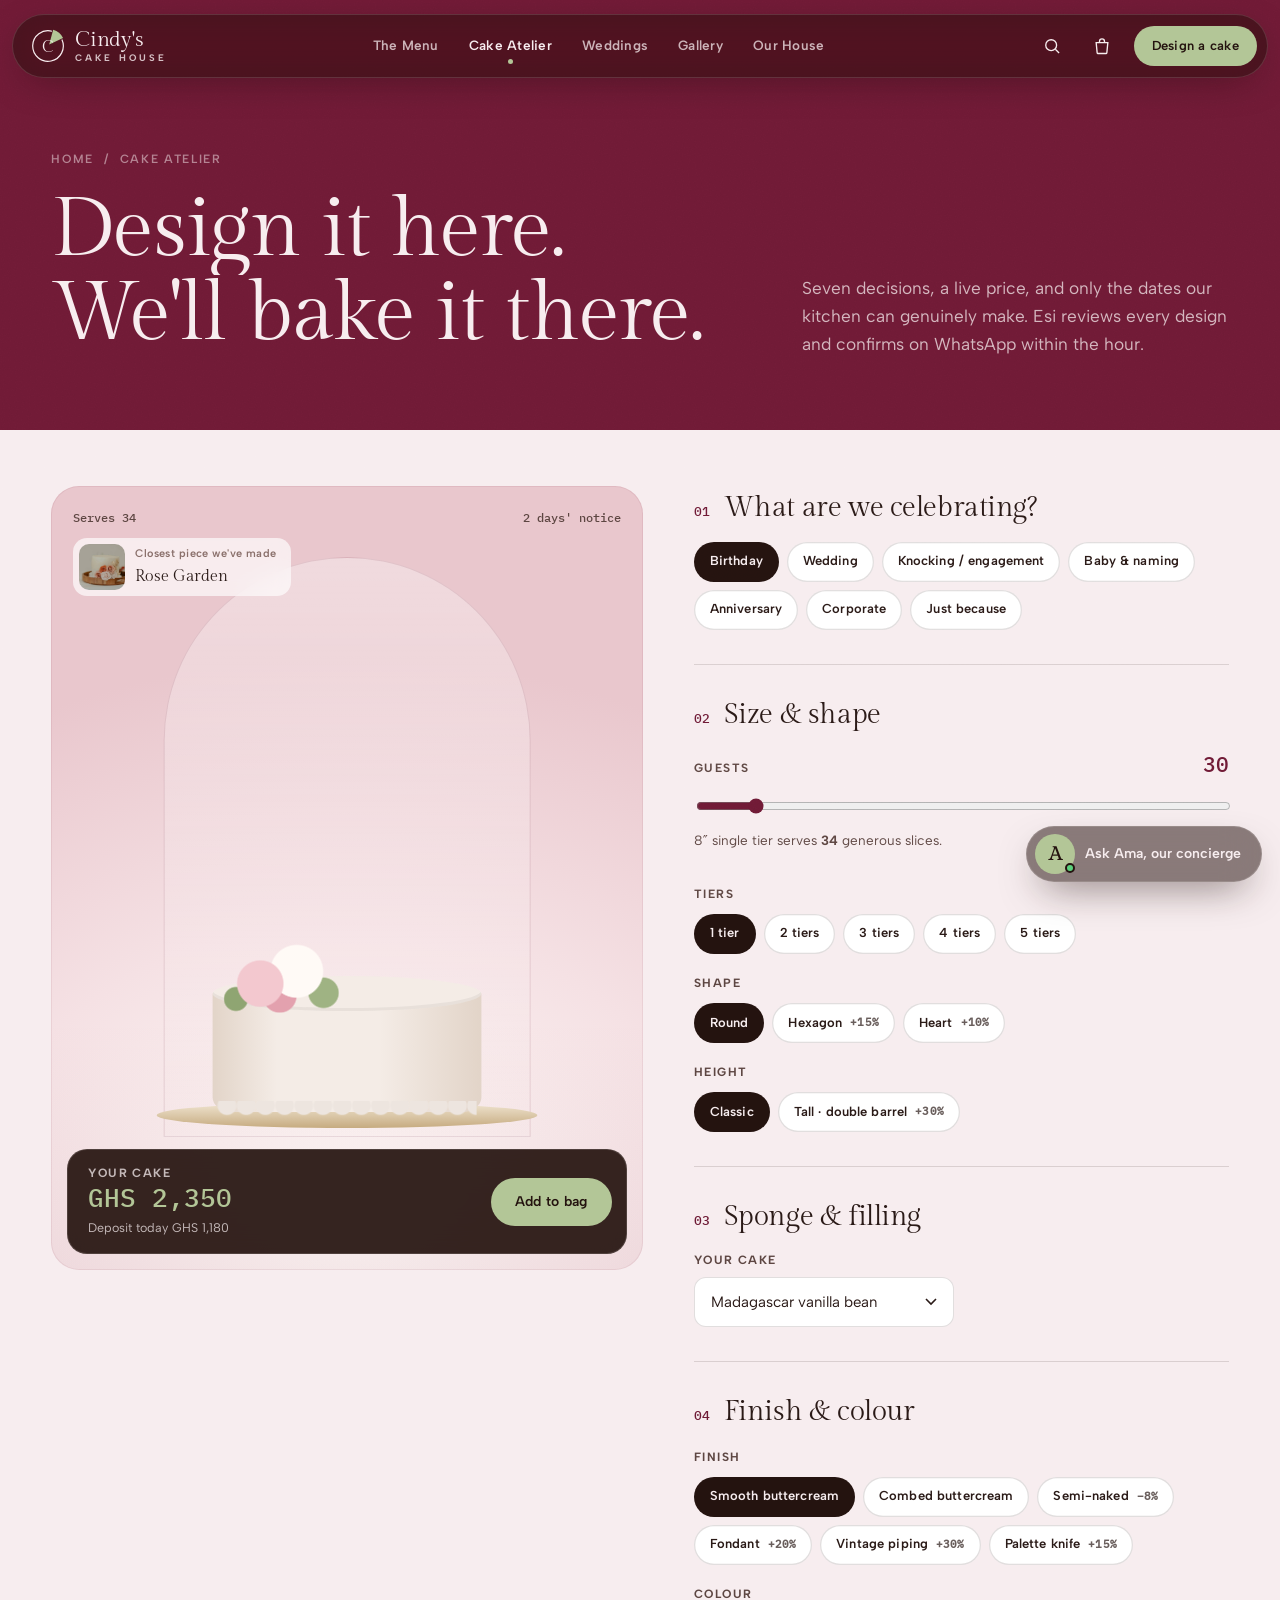
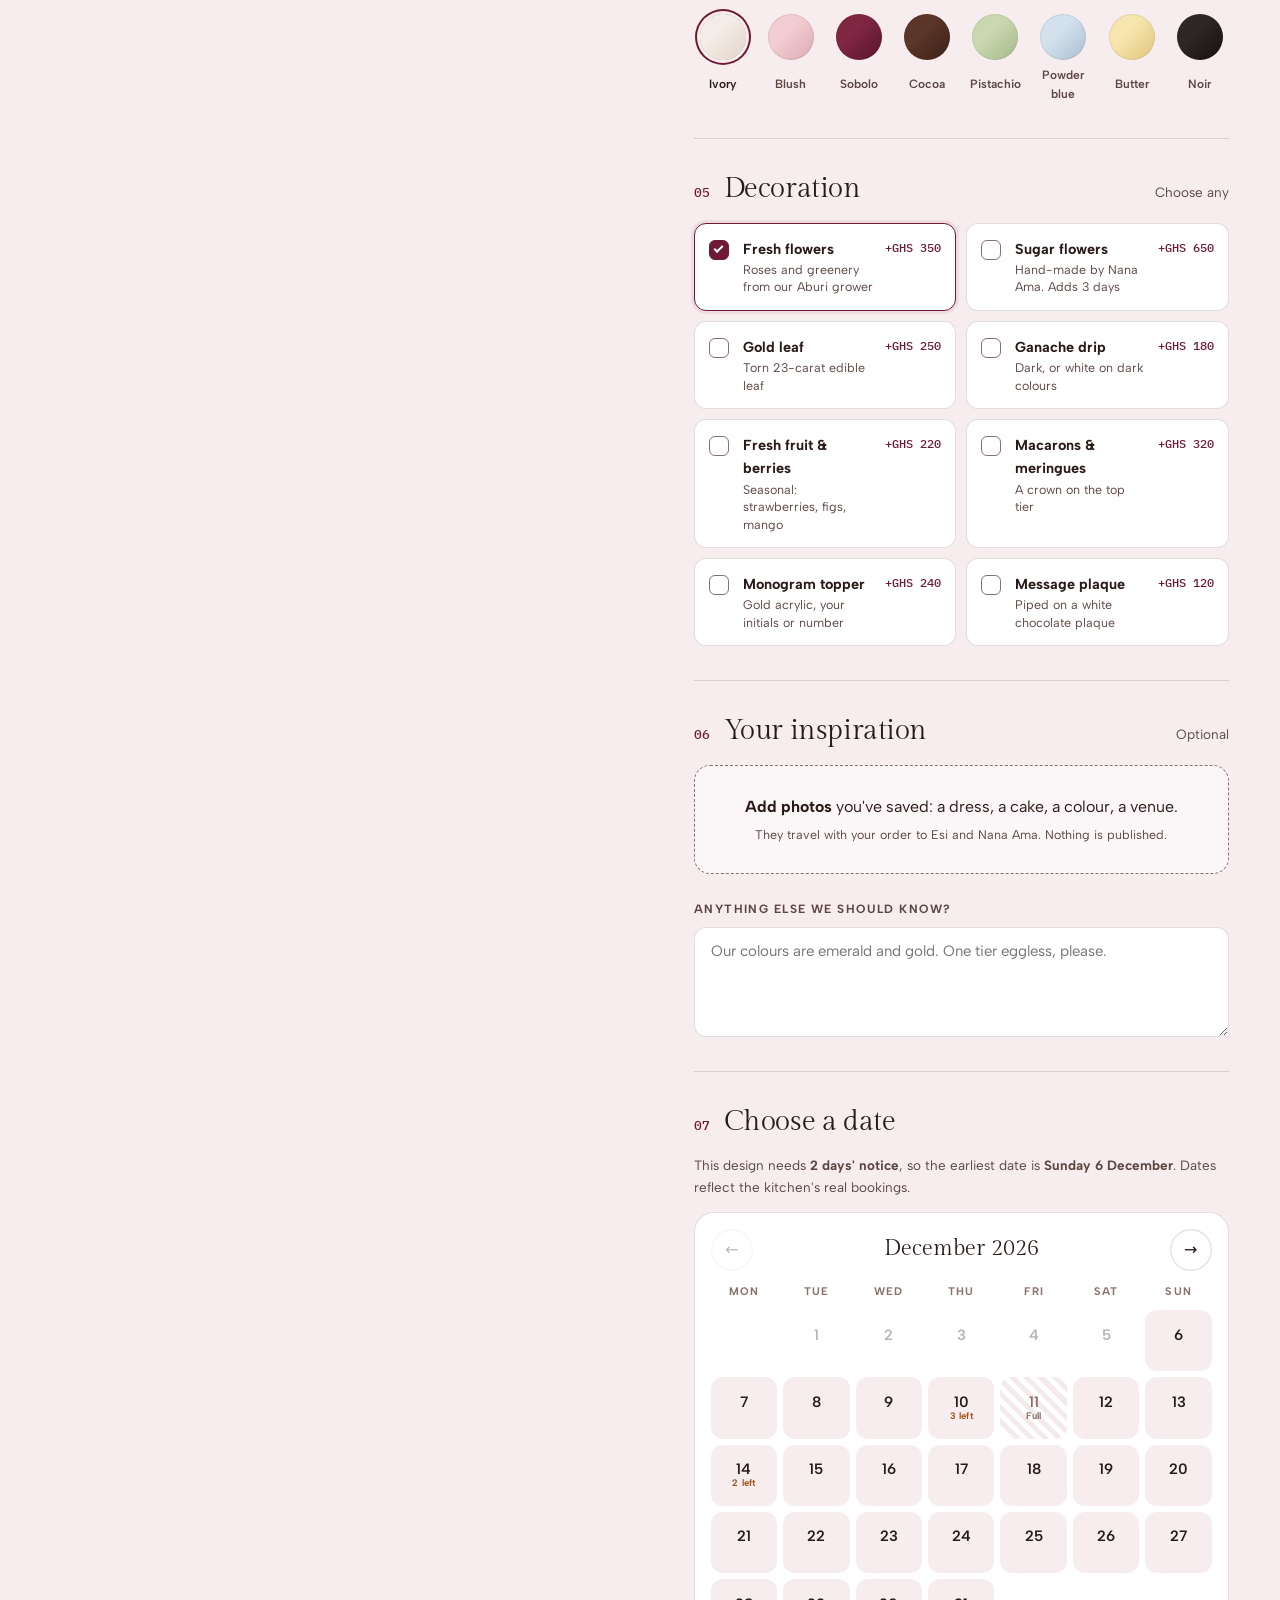
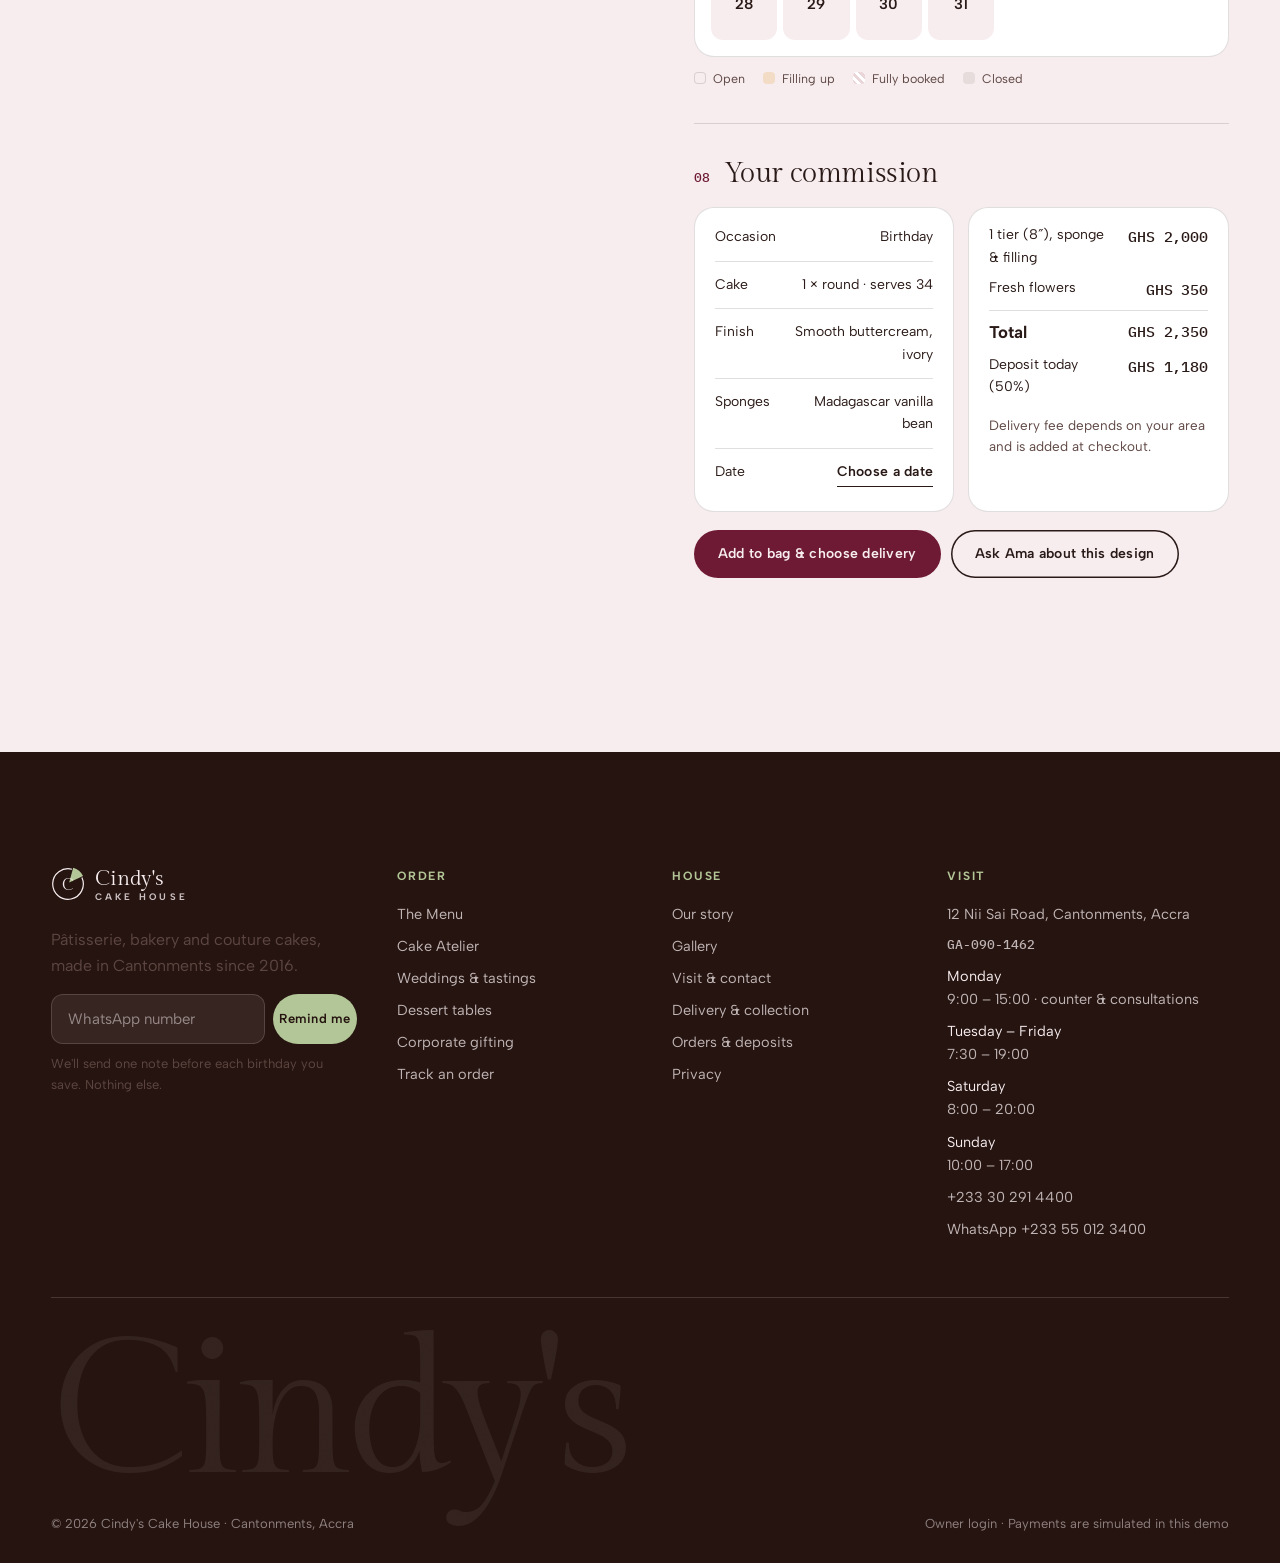
<file: atelier.html>
<!doctype html>
<html lang="en-GB">
<head>
  <meta charset="utf-8">
  <meta name="viewport" content="width=device-width, initial-scale=1">
  <title>Cake Atelier · Design your cake · Cindy's Cake House</title>
  <meta name="description" content="Design a custom cake online: tiers, sponge, finish and decoration, with a live price and real kitchen availability. Pay a 50% Mobile Money deposit to hold your date.">
  <meta name="theme-color" content="#24130f">
  <link rel="icon" href="assets/icons/favicon.svg" type="image/svg+xml">
  <link rel="stylesheet" href="assets/css/style.css">
  <link rel="stylesheet" href="assets/css/pages.css">
  <link rel="stylesheet" href="assets/css/atelier.css">
</head>
<body data-page="atelier">
<main id="main">
  <section class="at-hero bg-sobolo grain">
    <div class="wrap at-hero-in on-dark">
      <div>
        <nav class="crumbs" aria-label="Breadcrumb"><a href="index.html">Home</a><span>/</span><span>Cake Atelier</span></nav>
        <h1 class="h1" data-split>Design it here.|We'll bake it there.</h1>
      </div>
      <p class="lede" data-reveal>Seven decisions, a live price, and only the dates our kitchen can genuinely make. Esi reviews every design and confirms on WhatsApp within the hour.</p>
    </div>
  </section>

  <section class="at-app bg-meringue" id="app">
    <div class="wrap-wide at-grid2">
      <!-- live stage -->
      <aside class="at-stage-col">
        <div class="at-stage" id="stage">
          <div class="st-top"><span class="mono" id="stServes">Serves 90</span><span class="mono" id="stLead">5 days' notice</span></div>
          <div class="st-cake-wrap"><div class="cake" id="cake" aria-hidden="true"></div></div>
          <div class="st-ref" id="stRef"></div>
          <div class="st-price glass">
            <div><span class="label">Your cake</span><b class="mono" id="stPrice">GHS 0</b><small id="stDeposit">Deposit today GHS 0</small></div>
            <button class="btn btn-pist" id="stAdd">Add to bag</button>
          </div>
        </div>
      </aside>

      <!-- steps -->
      <div class="at-steps" id="steps">
        <section class="step" data-step="1">
          <header><span class="mono">01</span><h2 class="h3">What are we celebrating?</h2></header>
          <div class="opt-row" data-key="occasion"></div>
        </section>
        <section class="step" data-step="2">
          <header><span class="mono">02</span><h2 class="h3">Size & shape</h2></header>
          <div class="guests">
            <label class="label" for="guests">Guests <output class="mono" id="guestsOut">90</output></label>
            <input type="range" id="guests" min="4" max="260" step="2" value="90">
            <p class="muted small" id="guestsHint"></p>
          </div>
          <div class="sub"><span class="label">Tiers</span><div class="opt-row" data-key="tiers"></div></div>
          <div class="sub"><span class="label">Shape</span><div class="opt-row" data-key="shape"></div></div>
          <div class="sub"><span class="label">Height</span><div class="opt-row" data-key="height"></div></div>
        </section>
        <section class="step" data-step="3">
          <header><span class="mono">03</span><h2 class="h3">Sponge & filling</h2></header>
          <div id="flavours" class="flv"></div>
        </section>
        <section class="step" data-step="4">
          <header><span class="mono">04</span><h2 class="h3">Finish & colour</h2></header>
          <div class="sub"><span class="label">Finish</span><div class="opt-row" data-key="finish"></div></div>
          <div class="sub"><span class="label">Colour</span><div class="swatches" data-key="colour"></div></div>
        </section>
        <section class="step" data-step="5">
          <header><span class="mono">05</span><h2 class="h3">Decoration</h2><span class="muted small">Choose any</span></header>
          <div class="decor" data-key="decor"></div>
          <div class="field" id="plaqueField" hidden><span>Monogram or message (max 24 characters)</span><input class="input" id="plaque" maxlength="24" placeholder="A & K · 14.11.26"></div>
        </section>
        <section class="step" data-step="6">
          <header><span class="mono">06</span><h2 class="h3">Your inspiration</h2><span class="muted small">Optional</span></header>
          <label class="drop" id="drop"><input type="file" id="files" accept="image/*" multiple><span><b>Add photos</b> you've saved: a dress, a cake, a colour, a venue.</span><small class="muted">They travel with your order to Esi and Nana Ama. Nothing is published.</small></label>
          <div class="thumbs" id="thumbs"></div>
          <label class="field" style="margin-top:14px"><span>Anything else we should know?</span><textarea class="textarea" id="notes" placeholder="Our colours are emerald and gold. One tier eggless, please."></textarea></label>
        </section>
        <section class="step" data-step="7">
          <header><span class="mono">07</span><h2 class="h3">Choose a date</h2></header>
          <p class="muted small" id="calNote"></p>
          <div class="cal" id="cal"></div>
          <div class="cal-key"><span><i class="k-open"></i>Open</span><span><i class="k-lim"></i>Filling up</span><span><i class="k-full"></i>Fully booked</span><span><i class="k-closed"></i>Closed</span></div>
        </section>
        <section class="step step-sum" data-step="8">
          <header><span class="mono">08</span><h2 class="h3">Your commission</h2></header>
          <div id="summary"></div>
          <div class="sum-actions"><button class="btn" id="sumAdd">Add to bag & choose delivery</button><button class="btn btn-ghost" id="sumAsk">Ask Ama about this design</button></div>
        </section>
      </div>
    </div>
  </section>

  <div class="at-bar glass" id="atBar"><div><b class="mono" id="barPrice">GHS 0</b><small id="barSub">3 tiers · serves 90</small></div><button class="btn btn-pist btn-sm" id="barAdd">Add to bag</button></div>
  <div data-footer></div>
</main>
<script src="assets/vendor/gsap.min.js"></script>
<script src="assets/vendor/ScrollTrigger.min.js"></script>
<script src="assets/vendor/lenis.min.js"></script>
<script src="assets/js/data.js"></script>
<script src="assets/js/store.js"></script>
<script src="assets/js/site.js"></script>
<script src="assets/js/concierge.js"></script>
<script src="assets/js/atelier.js"></script>
</body>
</html>
</file>
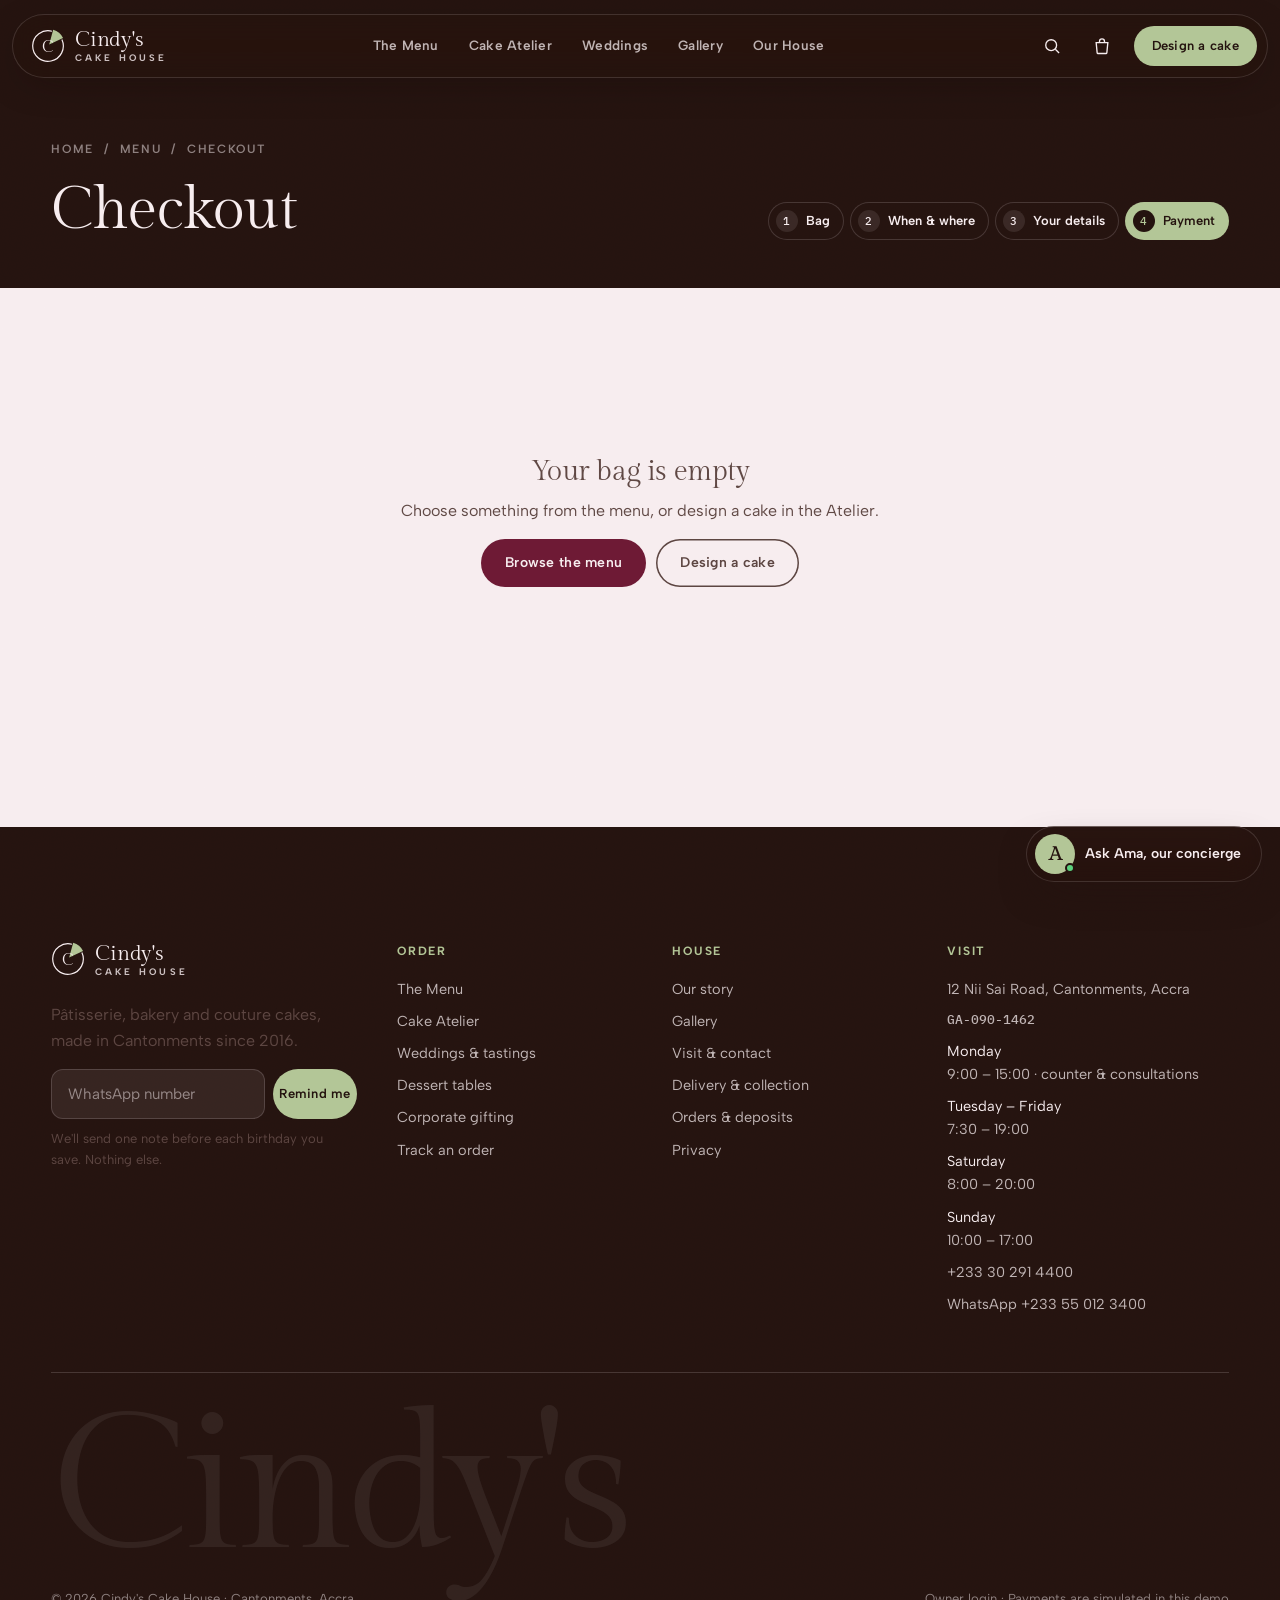
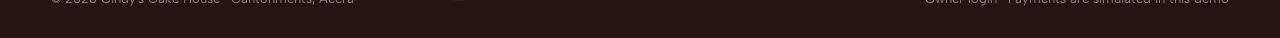
<file: checkout.html>
<!doctype html>
<html lang="en-GB">
<head>
  <meta charset="utf-8">
  <meta name="viewport" content="width=device-width, initial-scale=1">
  <title>Checkout · Cindy's Cake House</title>
  <meta name="robots" content="noindex">
  <meta name="theme-color" content="#24130f">
  <link rel="icon" href="assets/icons/favicon.svg" type="image/svg+xml">
  <link rel="stylesheet" href="assets/css/style.css">
  <link rel="stylesheet" href="assets/css/pages.css">
  <link rel="stylesheet" href="assets/css/checkout.css">
</head>
<body data-page="checkout">
<main id="main">
  <section class="co-hero bg-cocoa grain">
    <div class="wrap on-dark co-hero-in">
      <div><nav class="crumbs" aria-label="Breadcrumb"><a href="index.html">Home</a><span>/</span><a href="menu.html">Menu</a><span>/</span><span>Checkout</span></nav>
      <h1 class="h2" id="coTitle">Checkout</h1></div>
      <ol class="co-steps" id="coSteps"><li class="is-on">Bag</li><li>When & where</li><li>Your details</li><li>Payment</li></ol>
    </div>
  </section>

  <section class="co bg-meringue" id="co">
    <div class="wrap co-grid">
      <form class="co-form" id="coForm" novalidate>
        <!-- 1 bag -->
        <fieldset class="co-sec" data-s="0">
          <legend><span class="mono">01</span> Your bag</legend>
          <div id="coLines"></div>
          <a class="link-u" href="menu.html" style="margin-top:14px">Add something from the counter →</a>
        </fieldset>

        <!-- 2 when & where -->
        <fieldset class="co-sec" data-s="1">
          <legend><span class="mono">02</span> When & where</legend>
          <div class="choice-grid">
            <label class="choice"><input type="radio" name="method" value="delivery" checked><span class="dot"></span><span><b>Delivery</b><small>Our van, a two-hour window you choose</small></span></label>
            <label class="choice"><input type="radio" name="method" value="collection"><span class="dot"></span><span><b>Collect at the house</b><small>12 Nii Sai Road, Cantonments · free</small></span></label>
          </div>
          <div id="delFields" class="form-grid" style="margin-top:16px">
            <label class="field"><span>Area</span><select class="select" id="zone" required></select></label>
            <label class="field"><span>Digital address (GhanaPost GPS)</span><input class="input" id="gps" placeholder="GA-183-8164" autocomplete="off"></label>
            <label class="field span-2"><span>Street, house or venue</span><input class="input" id="addr" required placeholder="House 9, Lagos Avenue, East Legon · or the venue name" autocomplete="street-address"></label>
            <label class="field span-2"><span>Directions for the driver <em class="opt">(optional)</em></span><input class="input" id="landmark" placeholder="Black gate opposite the pharmacy"></label>
          </div>
          <div class="form-grid" style="margin-top:16px">
            <label class="field"><span id="dateLbl">Delivery date</span><input class="input" type="date" id="date" required></label>
            <div class="field"><span>Capacity</span><p class="cap-msg" id="capMsg">Choose a date</p></div>
          </div>
          <div class="field" style="margin-top:16px"><span id="slotLbl">Delivery window</span><div class="opt-row slots" id="slots"></div></div>
          <p class="err" id="whenErr" hidden></p>
        </fieldset>

        <!-- 3 details -->
        <fieldset class="co-sec" data-s="2">
          <legend><span class="mono">03</span> Your details</legend>
          <div class="form-grid">
            <label class="field"><span>Full name</span><input class="input" id="name" required autocomplete="name" placeholder="Abena Owusu"></label>
            <label class="field"><span>WhatsApp number</span><input class="input" id="phone" type="tel" required autocomplete="tel" placeholder="024 123 4567"></label>
            <label class="field span-2"><span>Email <em class="opt">(for your receipt)</em></span><input class="input" id="email" type="email" autocomplete="email" placeholder="abena@example.com"></label>
          </div>
          <label class="toggle"><input type="checkbox" id="isGift"><span class="tg"></span><span><b>This is a gift</b><small>We'll deliver to someone else and won't call them first</small></span></label>
          <div class="form-grid" id="giftFields" hidden>
            <label class="field"><span>Recipient's name</span><input class="input" id="rName" placeholder="Nana Ama Mensah"></label>
            <label class="field"><span>Recipient's phone</span><input class="input" id="rPhone" type="tel" placeholder="055 987 6543"></label>
            <label class="field span-2"><span>Card message</span><textarea class="textarea" id="card" maxlength="180" placeholder="Afehyia pa, my love. Dinner at eight."></textarea></label>
          </div>
          <label class="toggle"><input type="checkbox" id="remind" checked><span class="tg"></span><span><b>Remind me next year</b><small>One WhatsApp note three weeks before, with this year's cake. That's all.</small></span></label>
          <div class="form-grid" id="remindFields">
            <label class="field"><span>Occasion</span><select class="select" id="occType"><option value="birthday">Birthday</option><option value="anniversary">Anniversary</option><option value="naming">Naming day</option><option value="business">Business anniversary</option></select></label>
            <label class="field"><span>Whose?</span><input class="input" id="occWho" placeholder="My daughter, Ama"></label>
          </div>
          <label class="field" style="margin-top:16px"><span>Notes for the kitchen <em class="opt">(optional)</em></span><textarea class="textarea" id="notes" placeholder="Nut-free please · Gate code 2241"></textarea></label>
        </fieldset>

        <!-- 4 payment -->
        <fieldset class="co-sec" data-s="3">
          <legend><span class="mono">04</span> Payment</legend>
          <div class="pay-amt" id="payAmt"></div>
          <div class="choice-grid three" id="payGrid">
            <label class="choice"><input type="radio" name="pay" value="momo" checked><span class="dot"></span><span><b>Mobile Money</b><small>MTN, Telecel, AT. A prompt comes to your phone</small></span></label>
            <label class="choice"><input type="radio" name="pay" value="card"><span class="dot"></span><span><b>Card</b><small>Visa or Mastercard on our payment partner's page</small></span></label>
            <label class="choice" id="arrivalChoice"><input type="radio" name="pay" value="arrival"><span class="dot"></span><span><b>Pay on collection</b><small>Counter orders only, cash or MoMo</small></span></label>
          </div>
          <div class="form-grid" id="momoFields" style="margin-top:16px">
            <label class="field"><span>Network</span><select class="select" id="network"><option>MTN MoMo</option><option>Telecel Cash</option><option>AT Money</option></select></label>
            <label class="field"><span>Mobile Money number</span><input class="input" id="momo" type="tel" placeholder="Same as WhatsApp"></label>
          </div>
          <p class="demo-note">Demo: no money moves. Payments are simulated and card details are never collected on this site.</p>
          <label class="toggle"><input type="checkbox" id="terms"><span class="tg"></span><span><b>I agree to the <a href="policies.html#orders" target="_blank"><u>order & deposit terms</u></a></b><small>Balance due 72 hours before delivery. Cancellations up to 7 days before are refunded in full.</small></span></label>
          <p class="err" id="formErr" hidden></p>
          <button class="btn btn-block co-pay" type="submit" id="payBtn">Pay</button>
        </fieldset>
      </form>

      <aside class="co-sum glass-light" id="coSum" aria-label="Order summary"></aside>
    </div>
  </section>

  <section class="done bg-cocoa grain" id="done" hidden></section>

  <div class="paying" id="paying" hidden><div class="paying-card glass"><div class="spin"></div><b class="h4" id="payingT">Sending a prompt to your phone…</b><p id="payingS">Approve the payment with your Mobile Money PIN.</p></div></div>
  <div data-footer></div>
</main>
<script src="assets/vendor/gsap.min.js"></script>
<script src="assets/vendor/ScrollTrigger.min.js"></script>
<script src="assets/vendor/lenis.min.js"></script>
<script src="assets/js/data.js"></script>
<script src="assets/js/store.js"></script>
<script src="assets/js/site.js"></script>
<script src="assets/js/concierge.js"></script>
<script src="assets/js/checkout.js"></script>
</body>
</html>
</file>
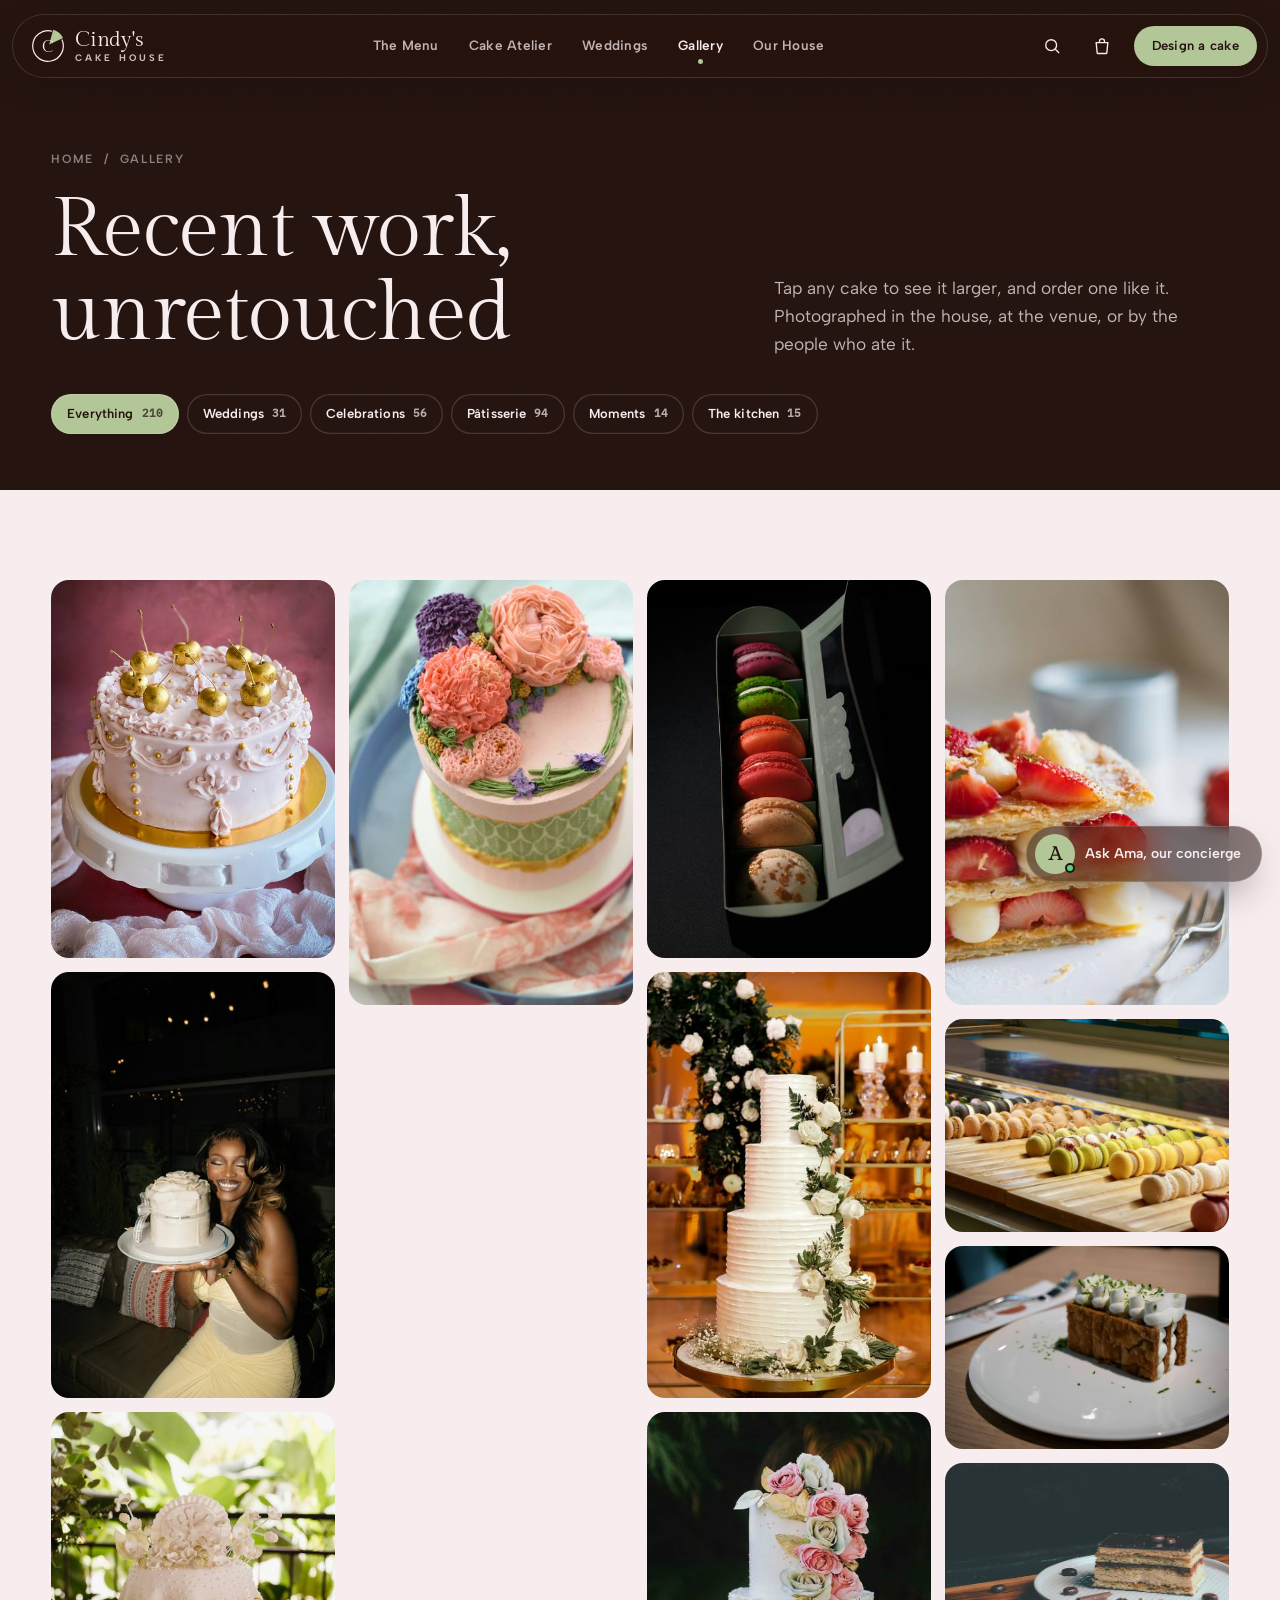
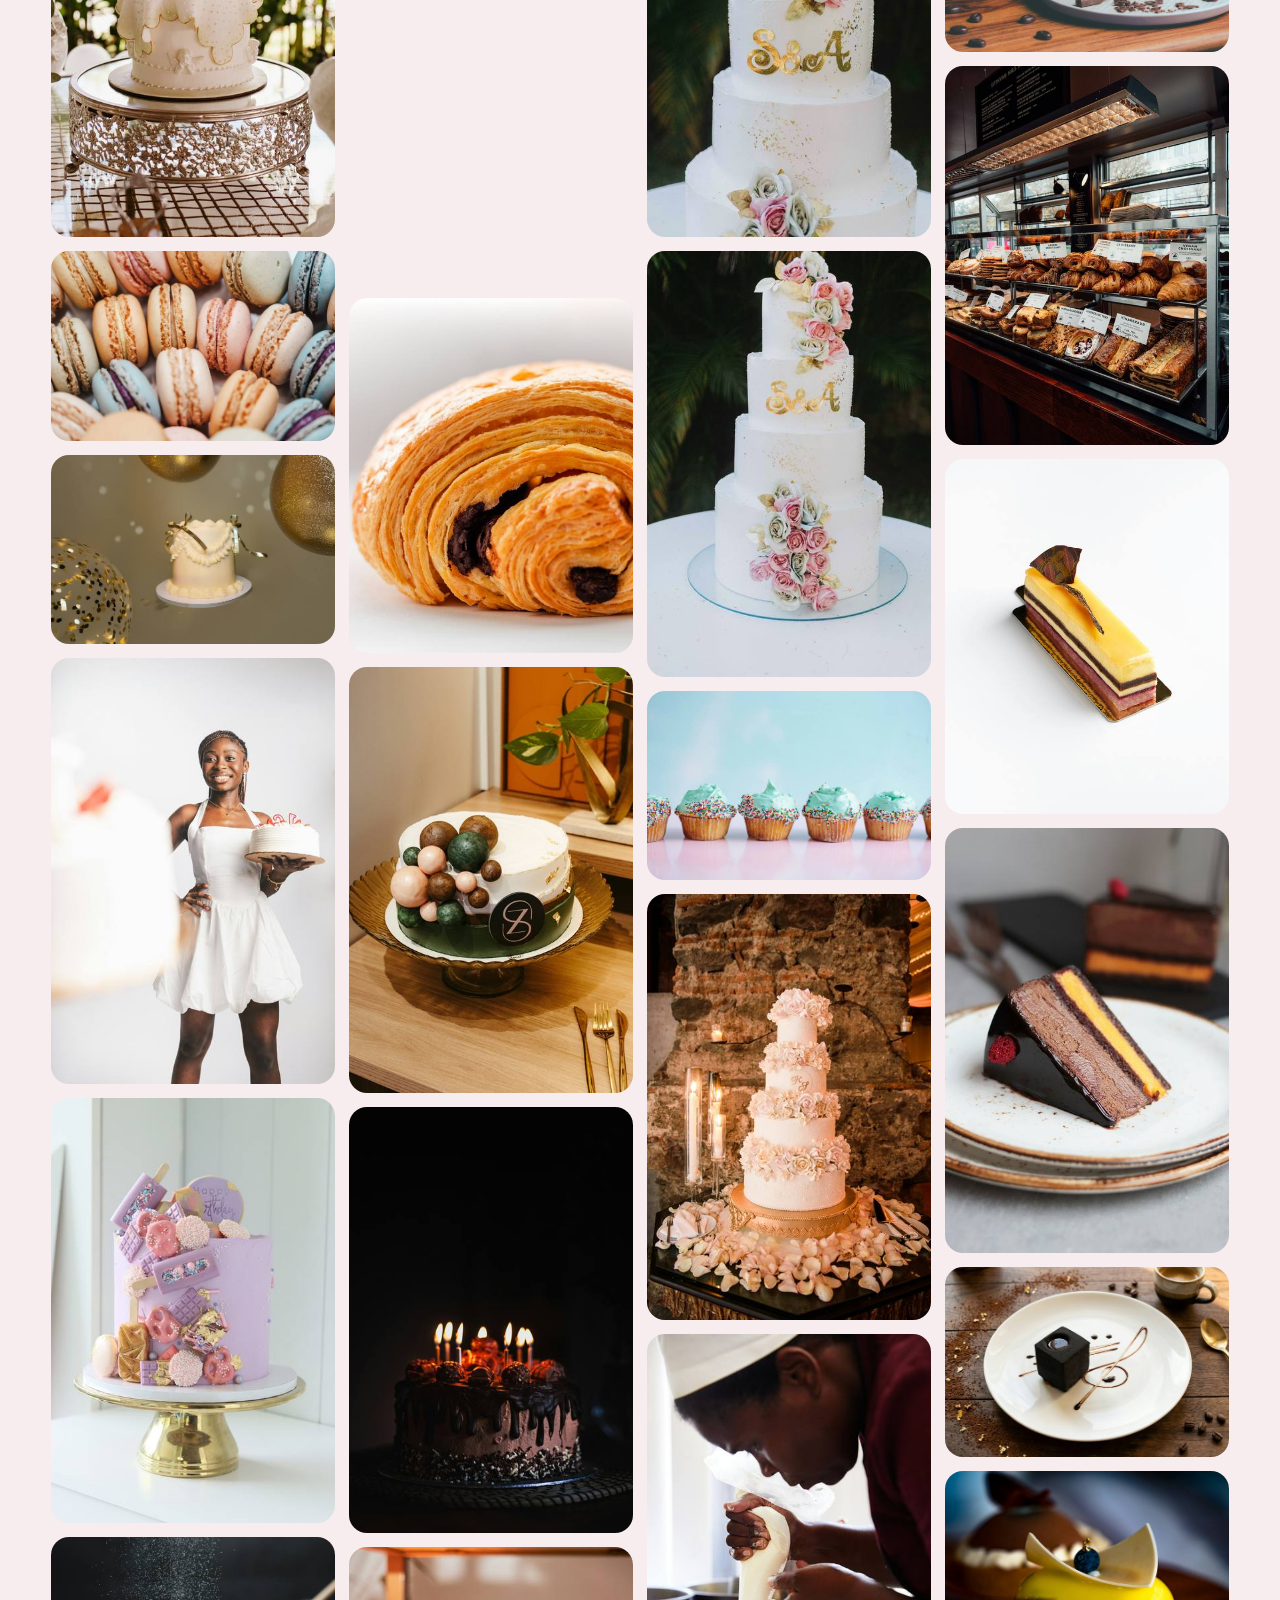
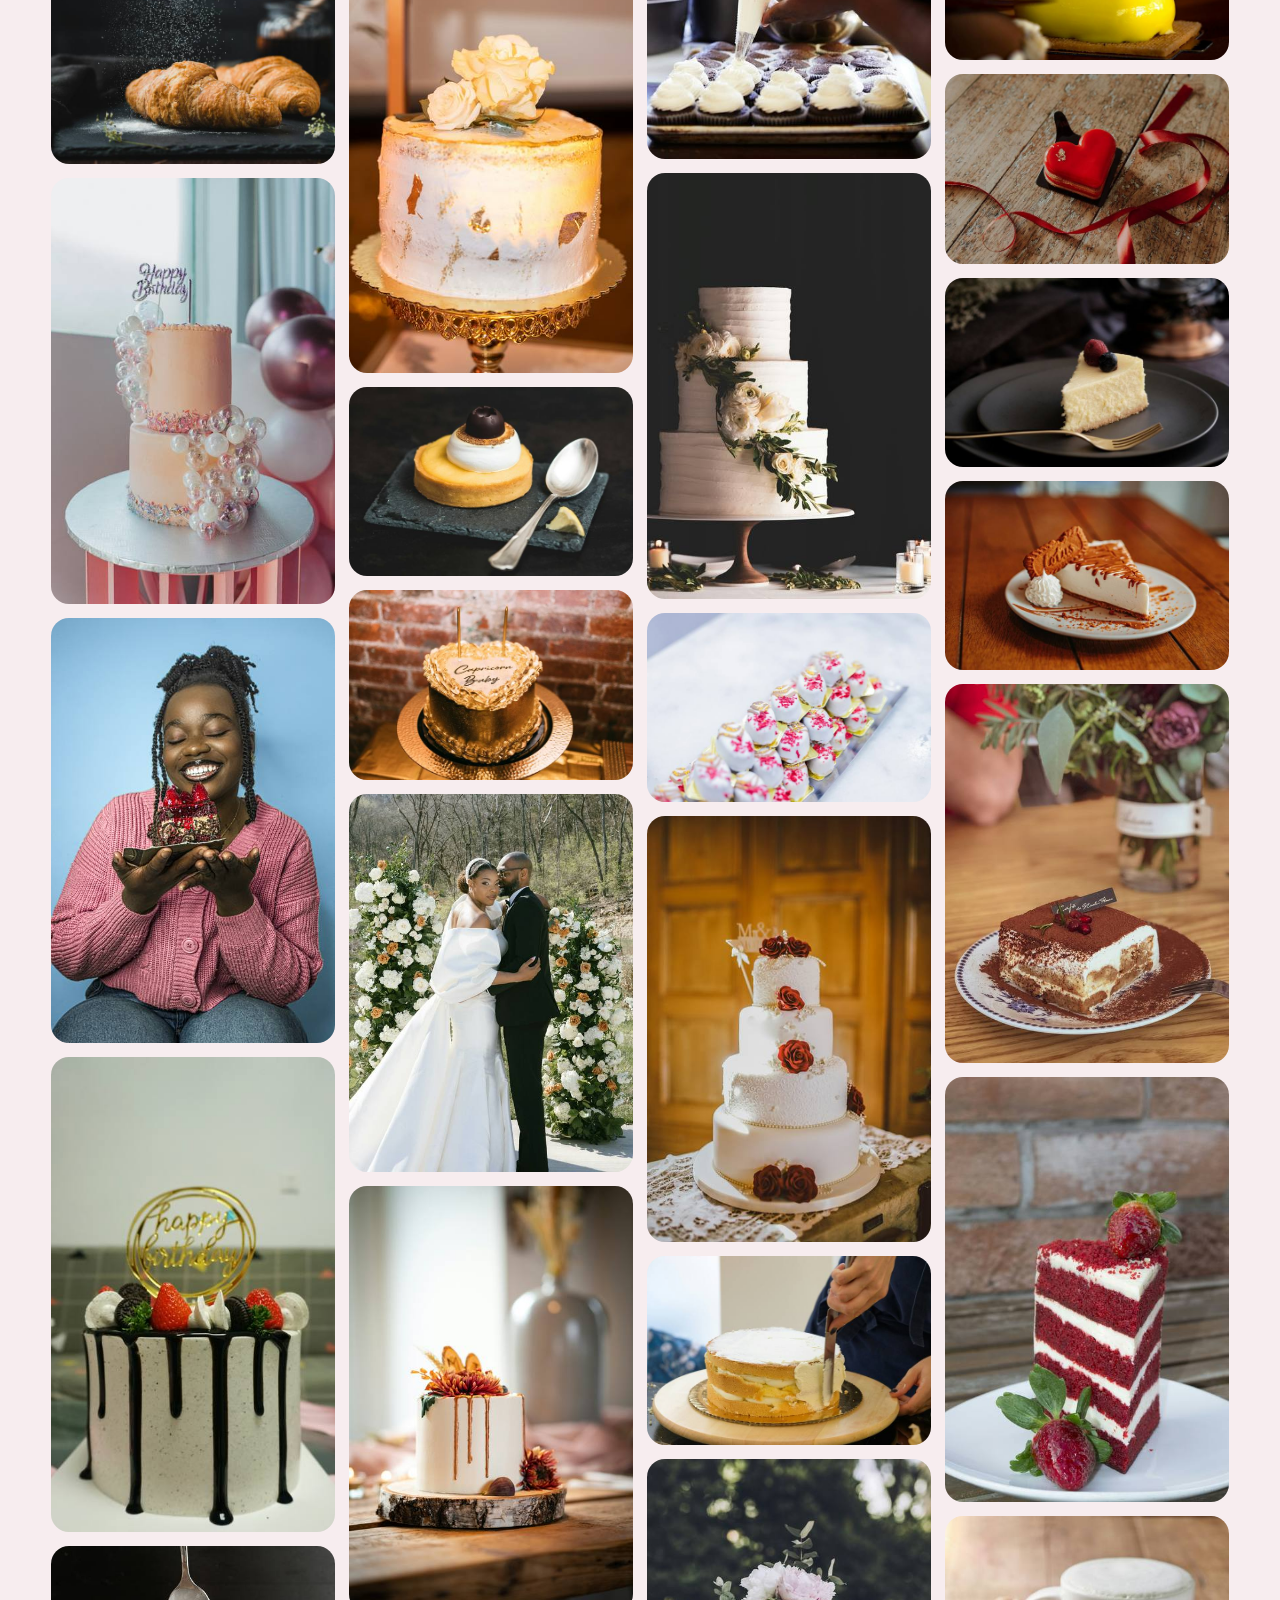
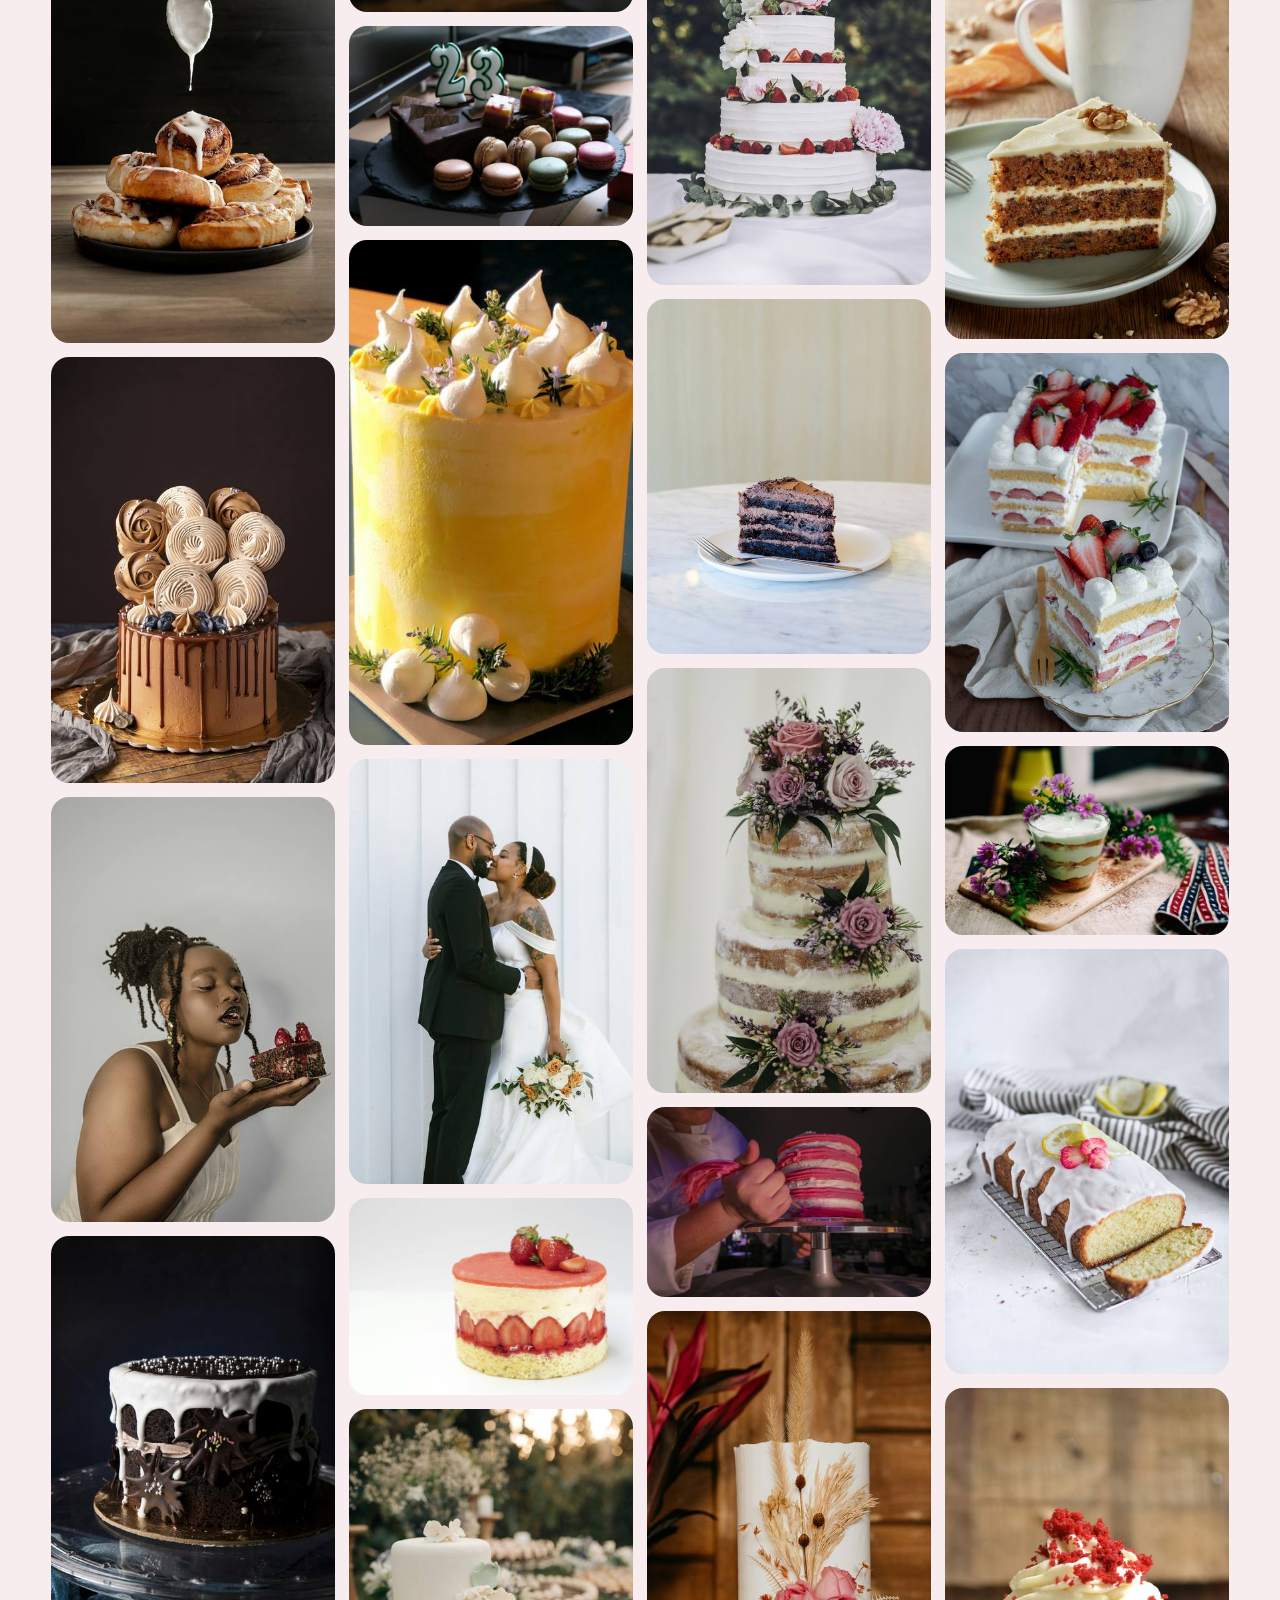
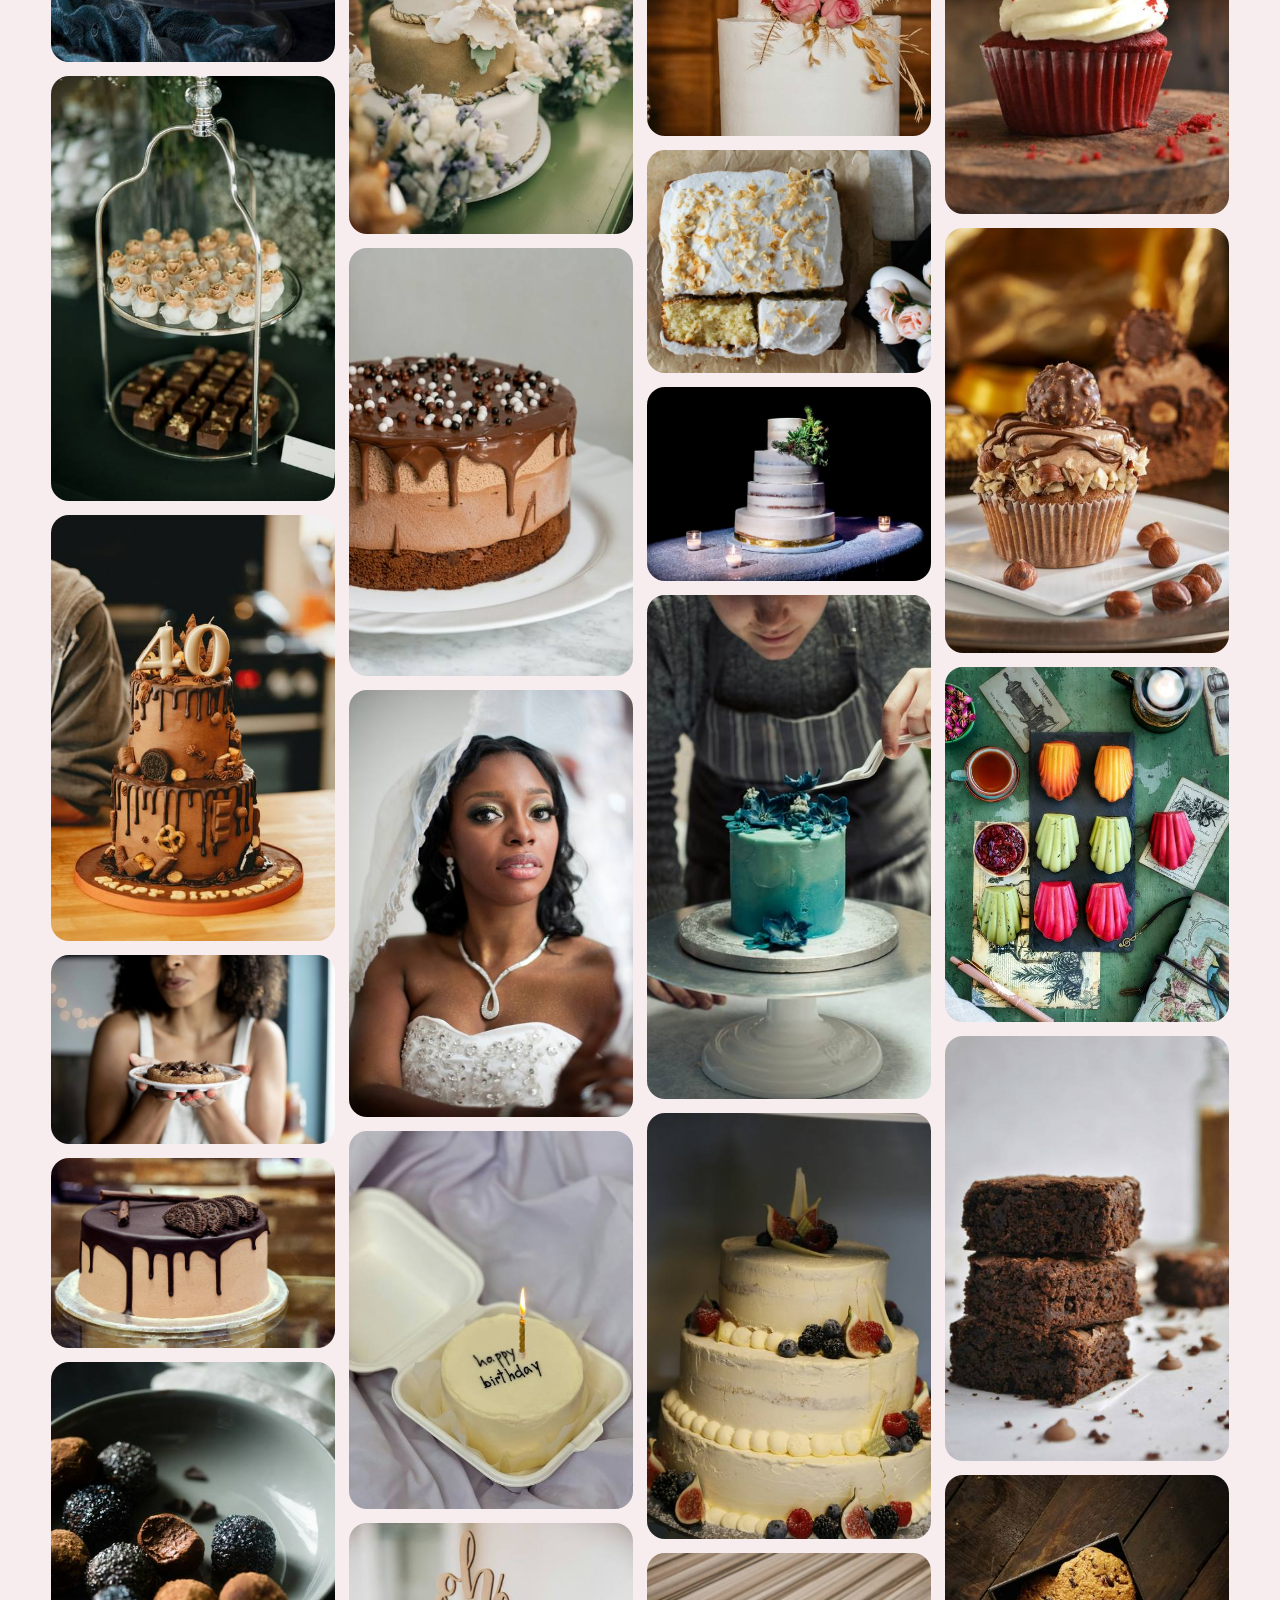
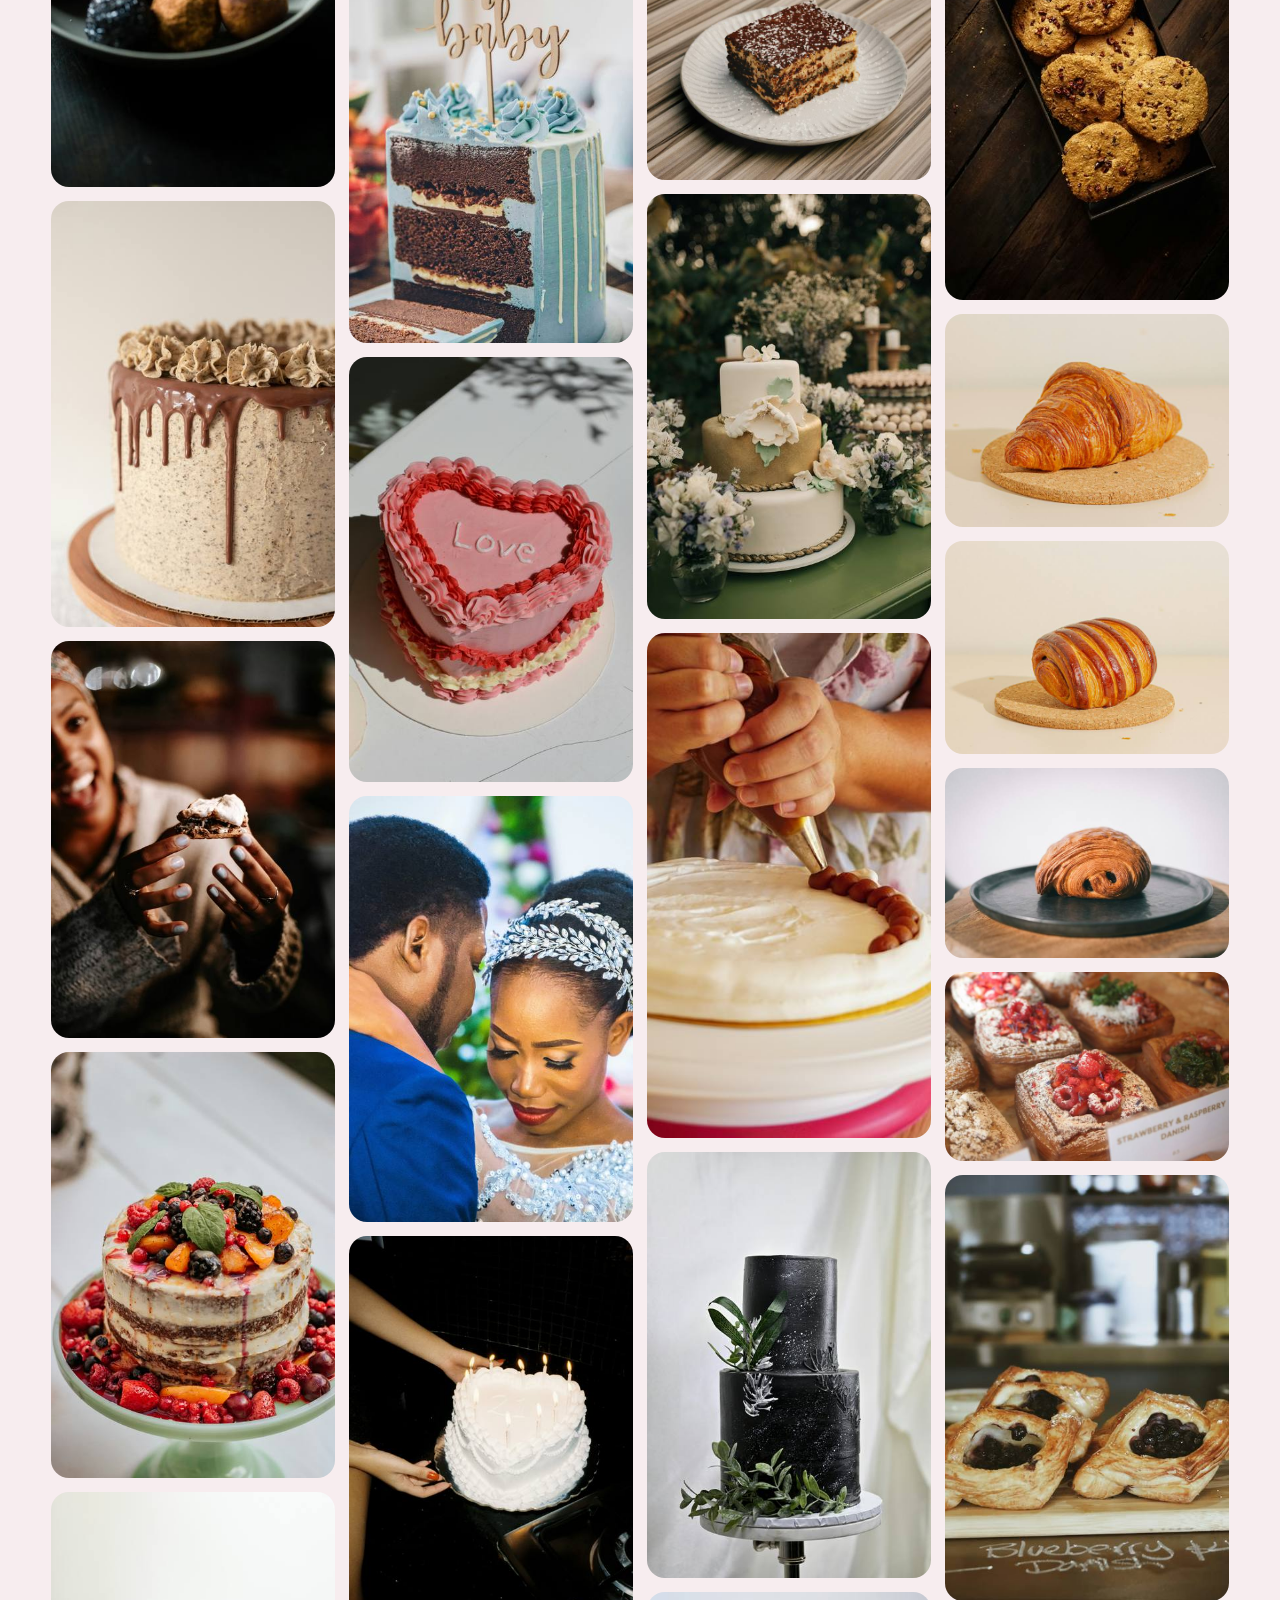
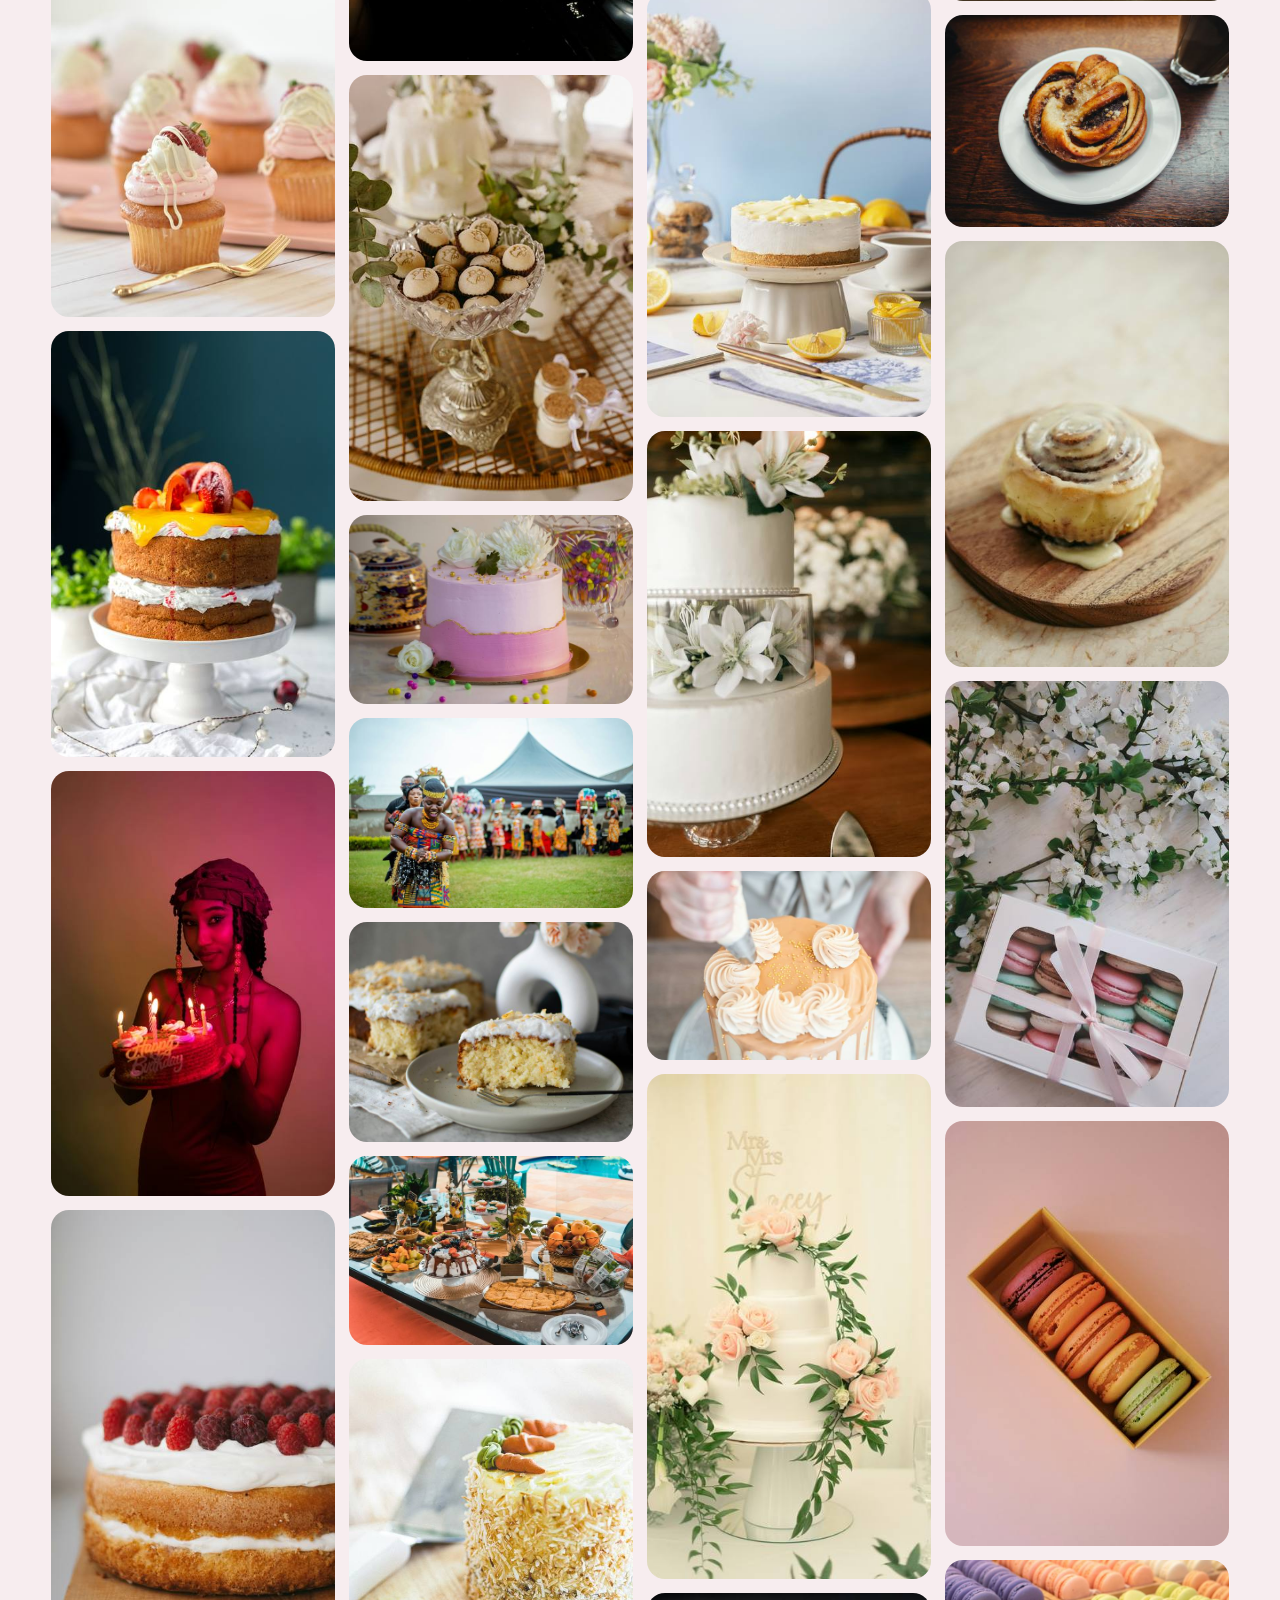
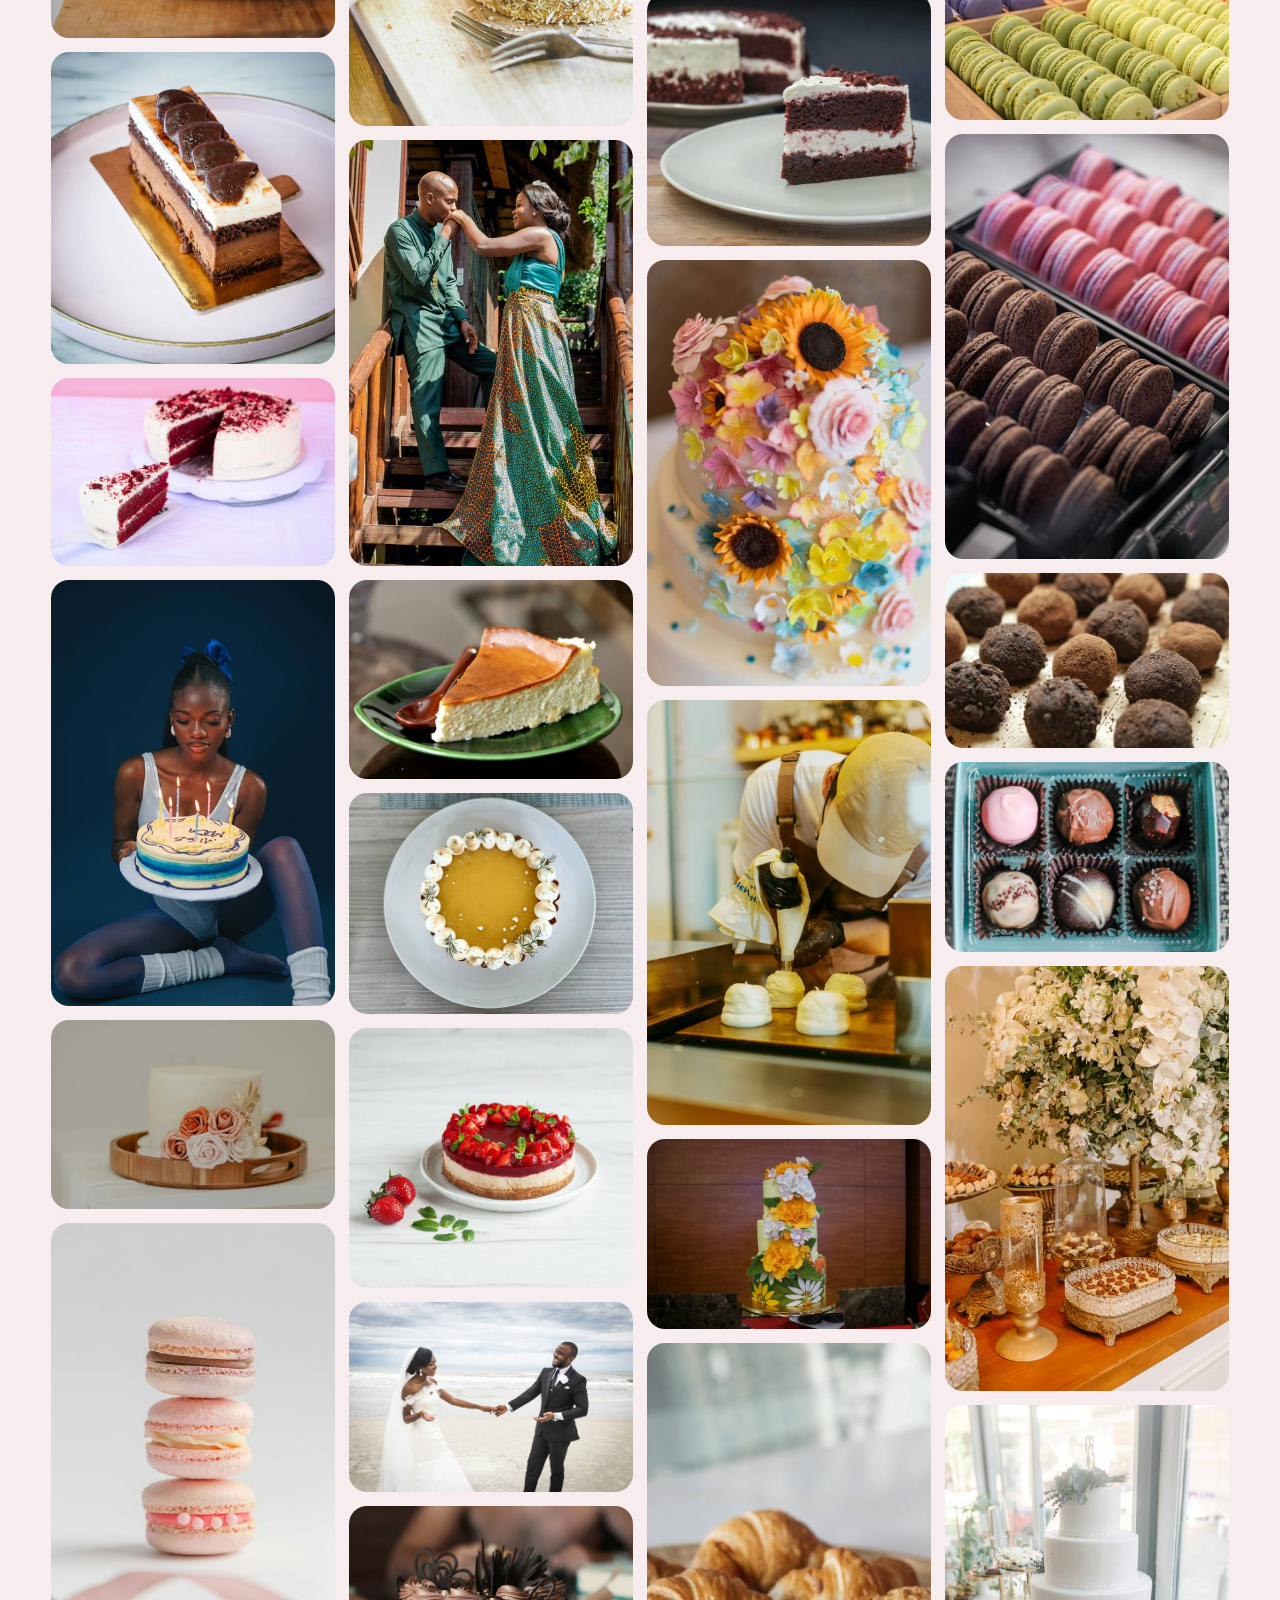
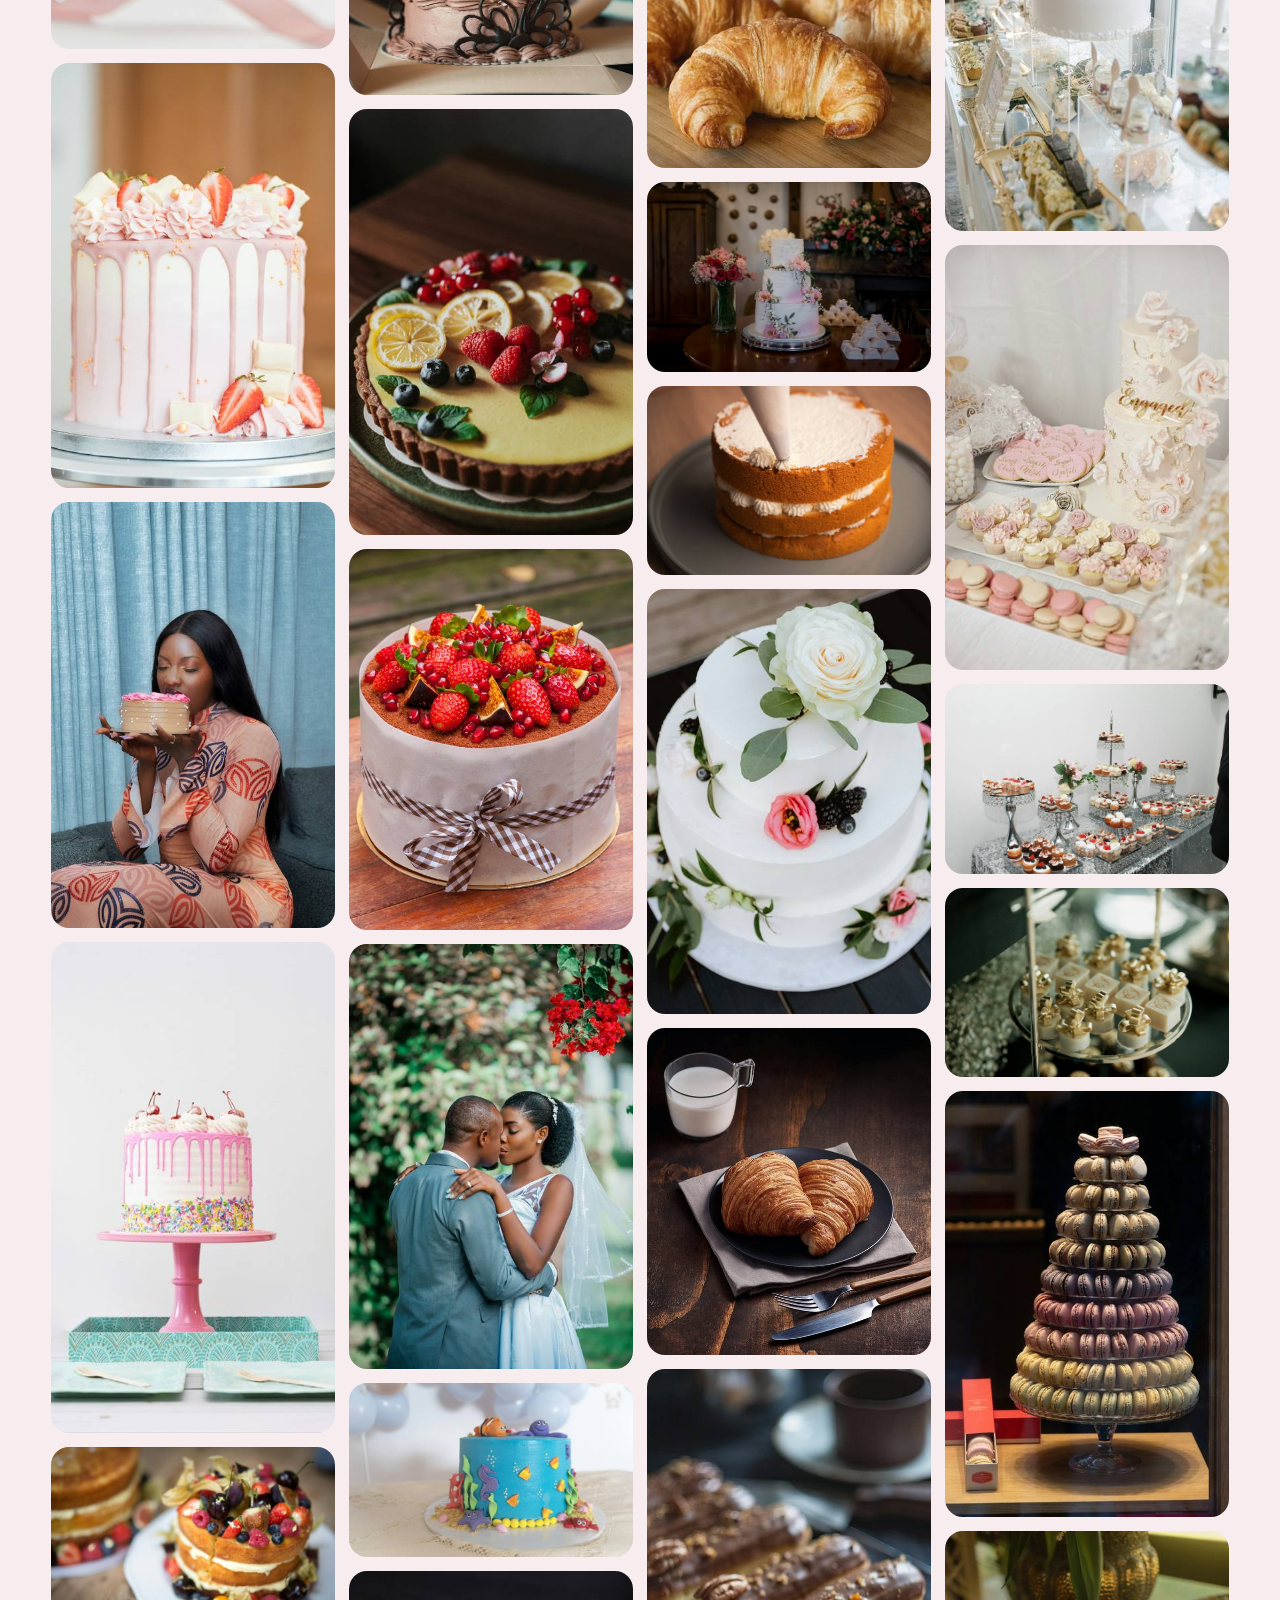
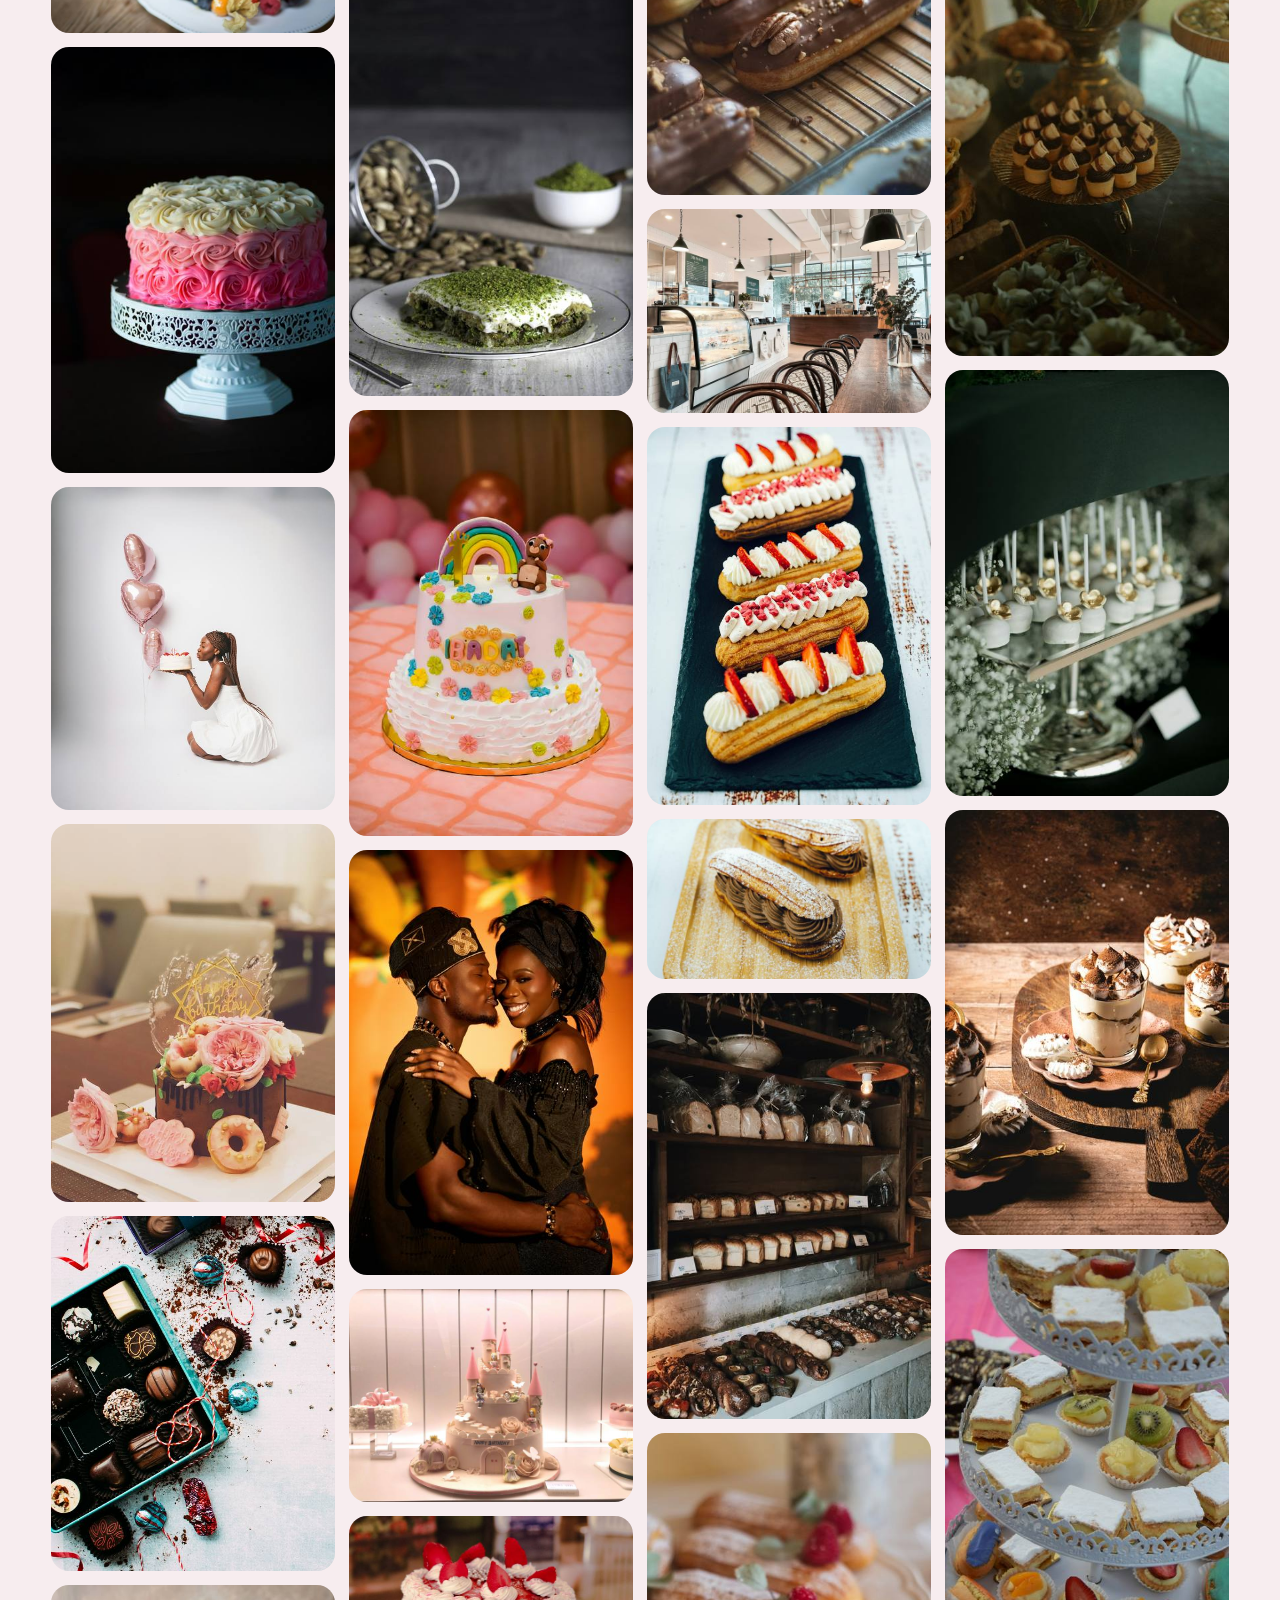
<file: gallery.html>
<!doctype html>
<html lang="en-GB">
<head>
  <meta charset="utf-8">
  <meta name="viewport" content="width=device-width, initial-scale=1">
  <title>Gallery · Cindy's Cake House</title>
  <meta name="description" content="Recent wedding cakes, celebration cakes, pâtisserie and dessert tables from Cindy's Cake House in Cantonments, Accra.">
  <meta name="theme-color" content="#24130f">
  <link rel="icon" href="assets/icons/favicon.svg" type="image/svg+xml">
  <link rel="stylesheet" href="assets/css/style.css">
  <link rel="stylesheet" href="assets/css/pages.css">
  <link rel="stylesheet" href="assets/css/inner.css">
</head>
<body data-page="gallery">
<main id="main">
  <section class="gl-hero bg-cocoa grain">
    <div class="wrap on-dark">
      <nav class="crumbs" aria-label="Breadcrumb"><a href="index.html">Home</a><span>/</span><span>Gallery</span></nav>
      <div class="gl-hero-row">
        <h1 class="h1" data-split>Recent work,|unretouched</h1>
        <p class="lede" data-reveal>Tap any cake to see it larger, and order one like it. Photographed in the house, at the venue, or by the people who ate it.</p>
      </div>
      <div class="opt-row gl-tags" id="glTags" role="tablist" aria-label="Filter the gallery"></div>
    </div>
  </section>
  <section class="section-sm bg-meringue">
    <div class="wrap-wide"><div class="masonry" id="masonry"></div></div>
  </section>
  <div class="lb" id="lb" hidden role="dialog" aria-modal="true" aria-label="Image viewer">
    <button class="close-x lb-x" id="lbX" aria-label="Close"><svg width="16" height="16" viewBox="0 0 16 16" fill="none" stroke="currentColor" stroke-width="1.6"><path d="M3 3l10 10M13 3 3 13"/></svg></button>
    <button class="lb-nav prev" id="lbPrev" aria-label="Previous">←</button>
    <figure class="lb-fig"><img id="lbImg" alt=""><figcaption id="lbCap"></figcaption></figure>
    <button class="lb-nav next" id="lbNext" aria-label="Next">→</button>
  </div>
  <div data-footer></div>
</main>
<script src="assets/vendor/gsap.min.js"></script>
<script src="assets/vendor/ScrollTrigger.min.js"></script>
<script src="assets/vendor/lenis.min.js"></script>
<script src="assets/js/data.js"></script>
<script src="assets/js/store.js"></script>
<script src="assets/js/site.js"></script>
<script src="assets/js/concierge.js"></script>
<script src="assets/js/inner.js"></script>
</body>
</html>
</file>
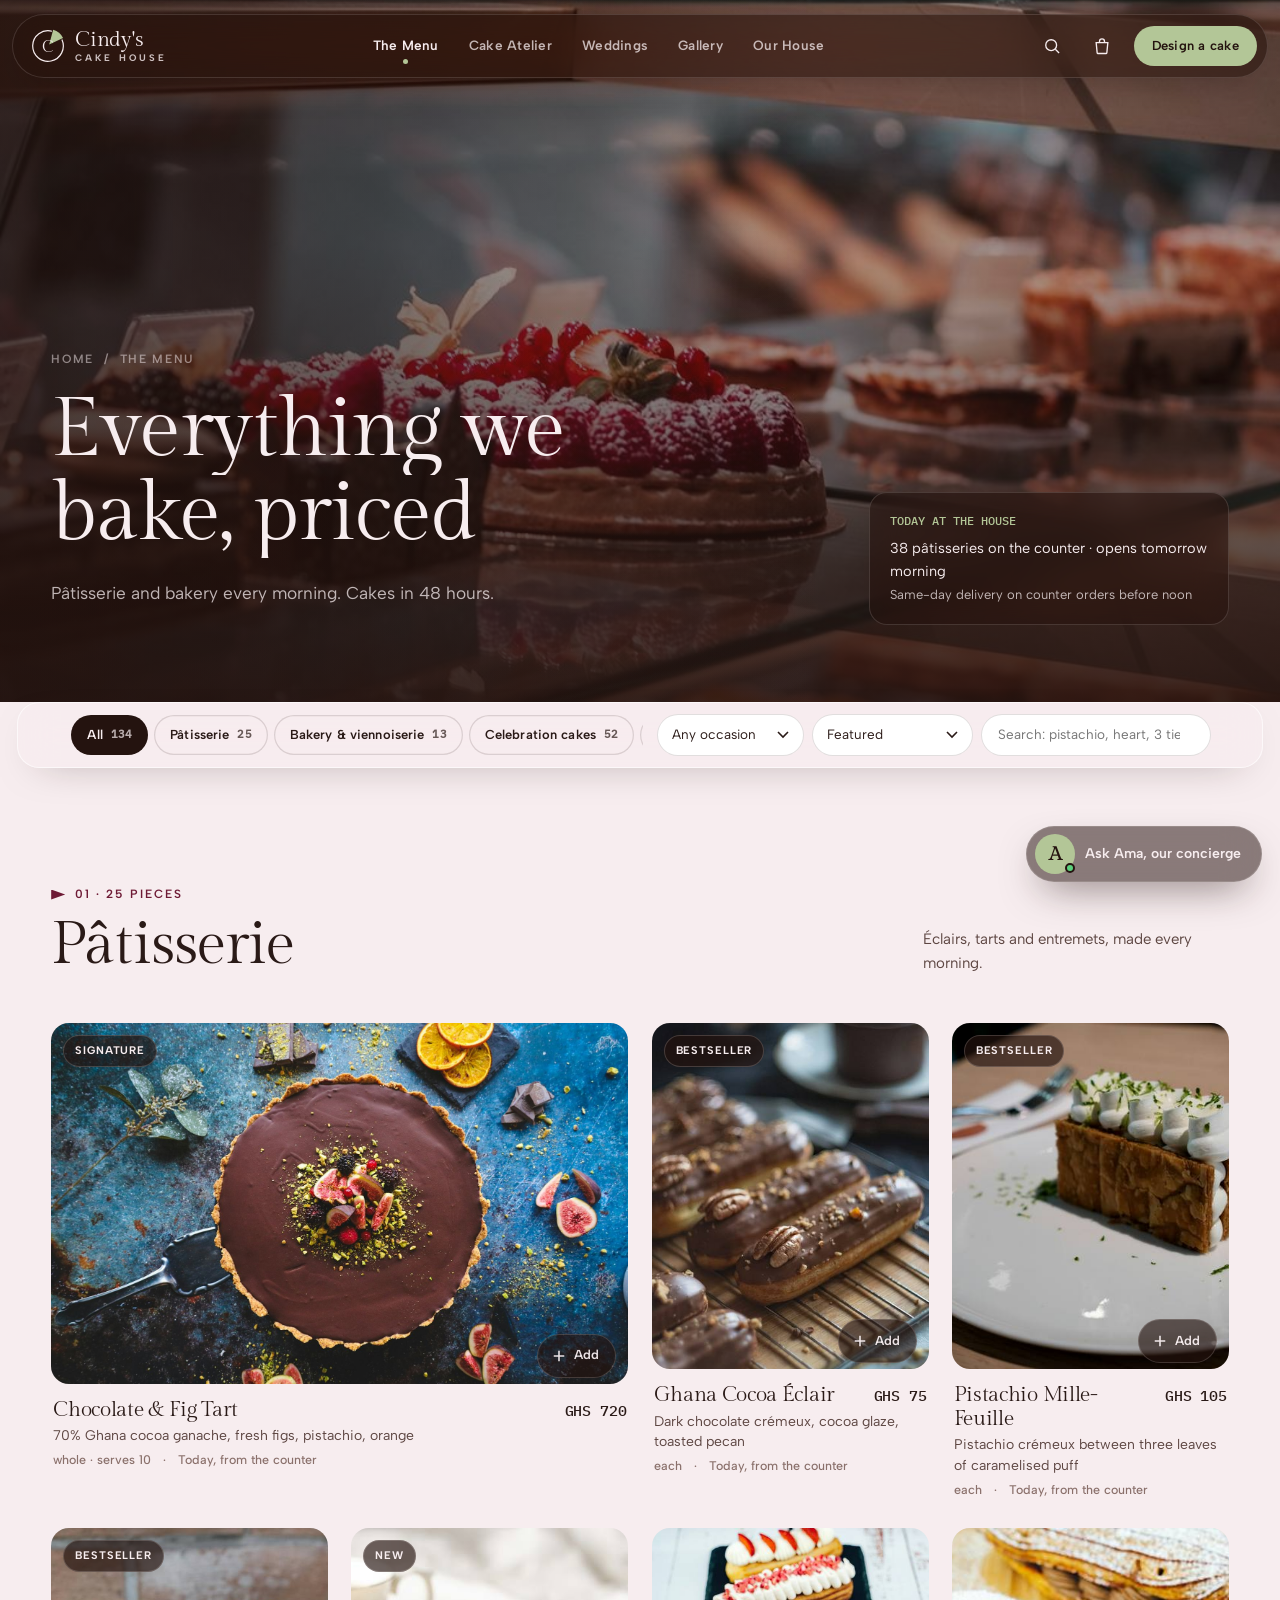
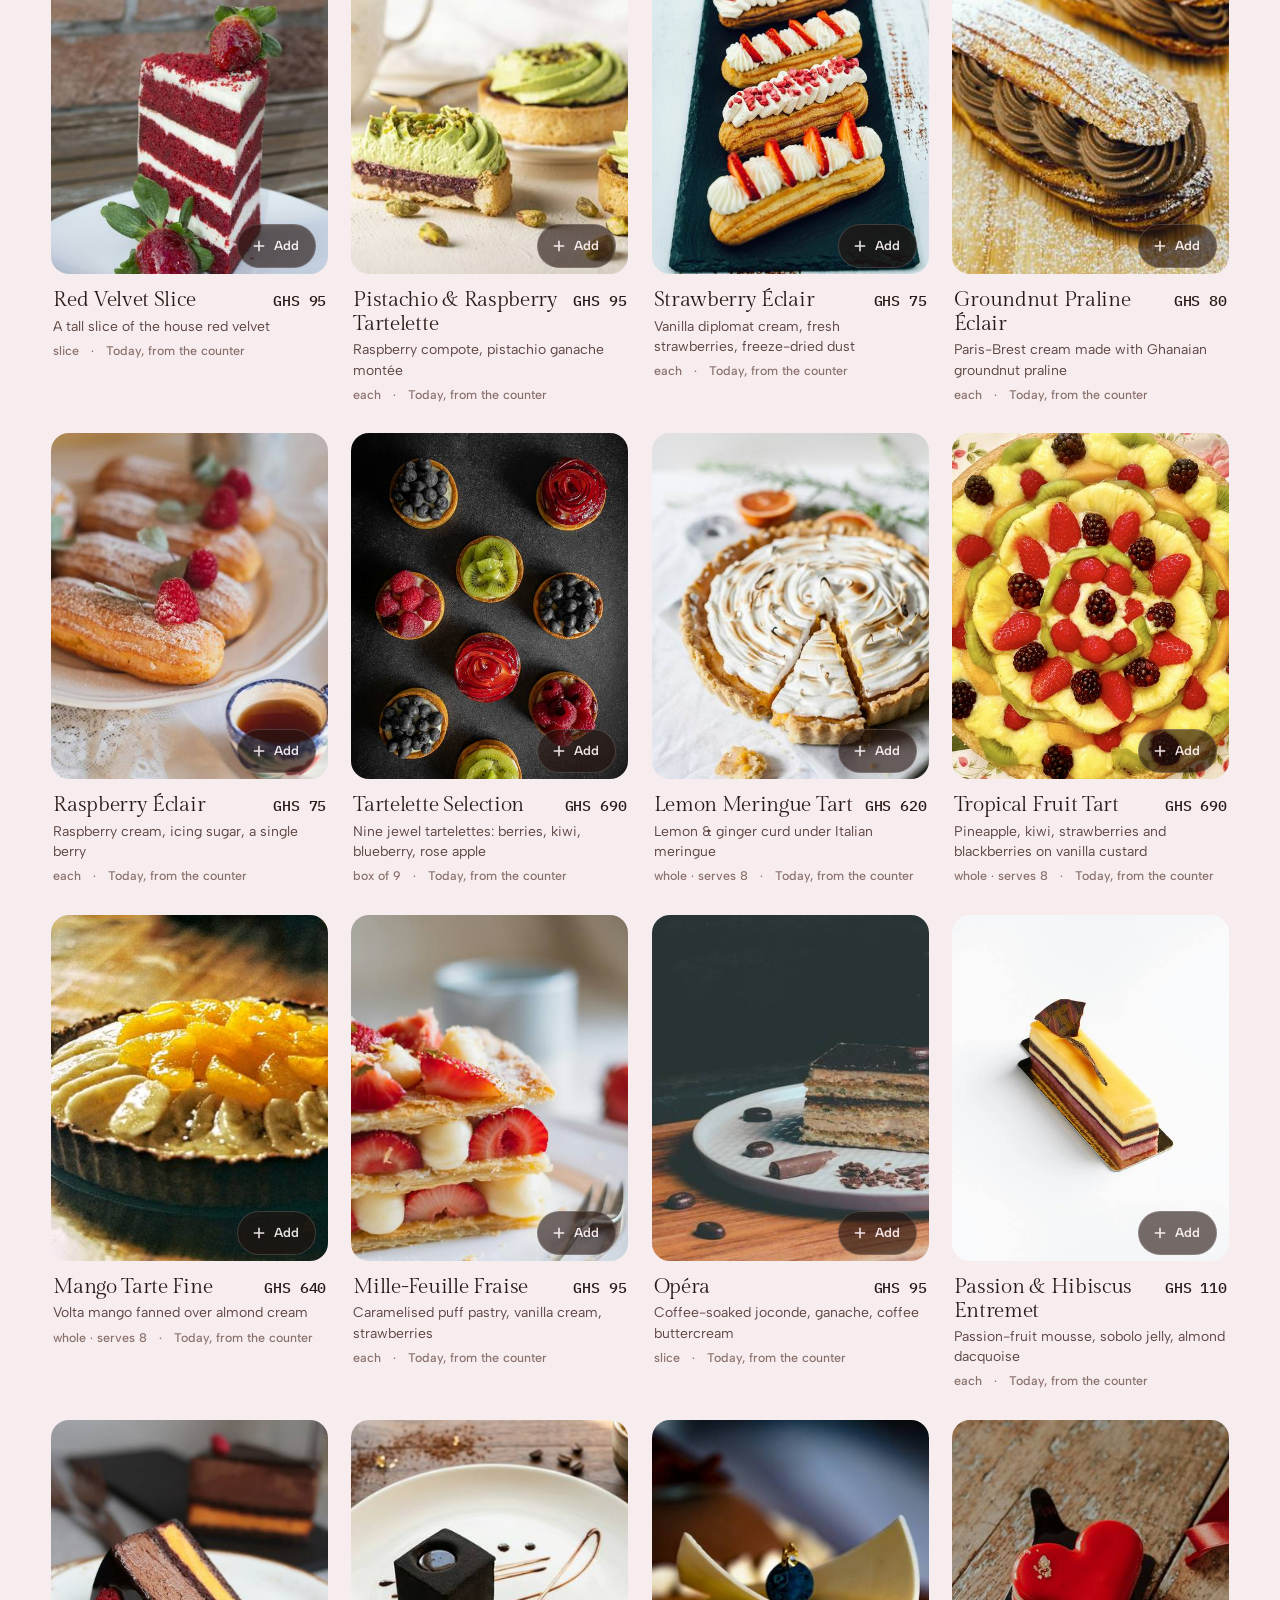
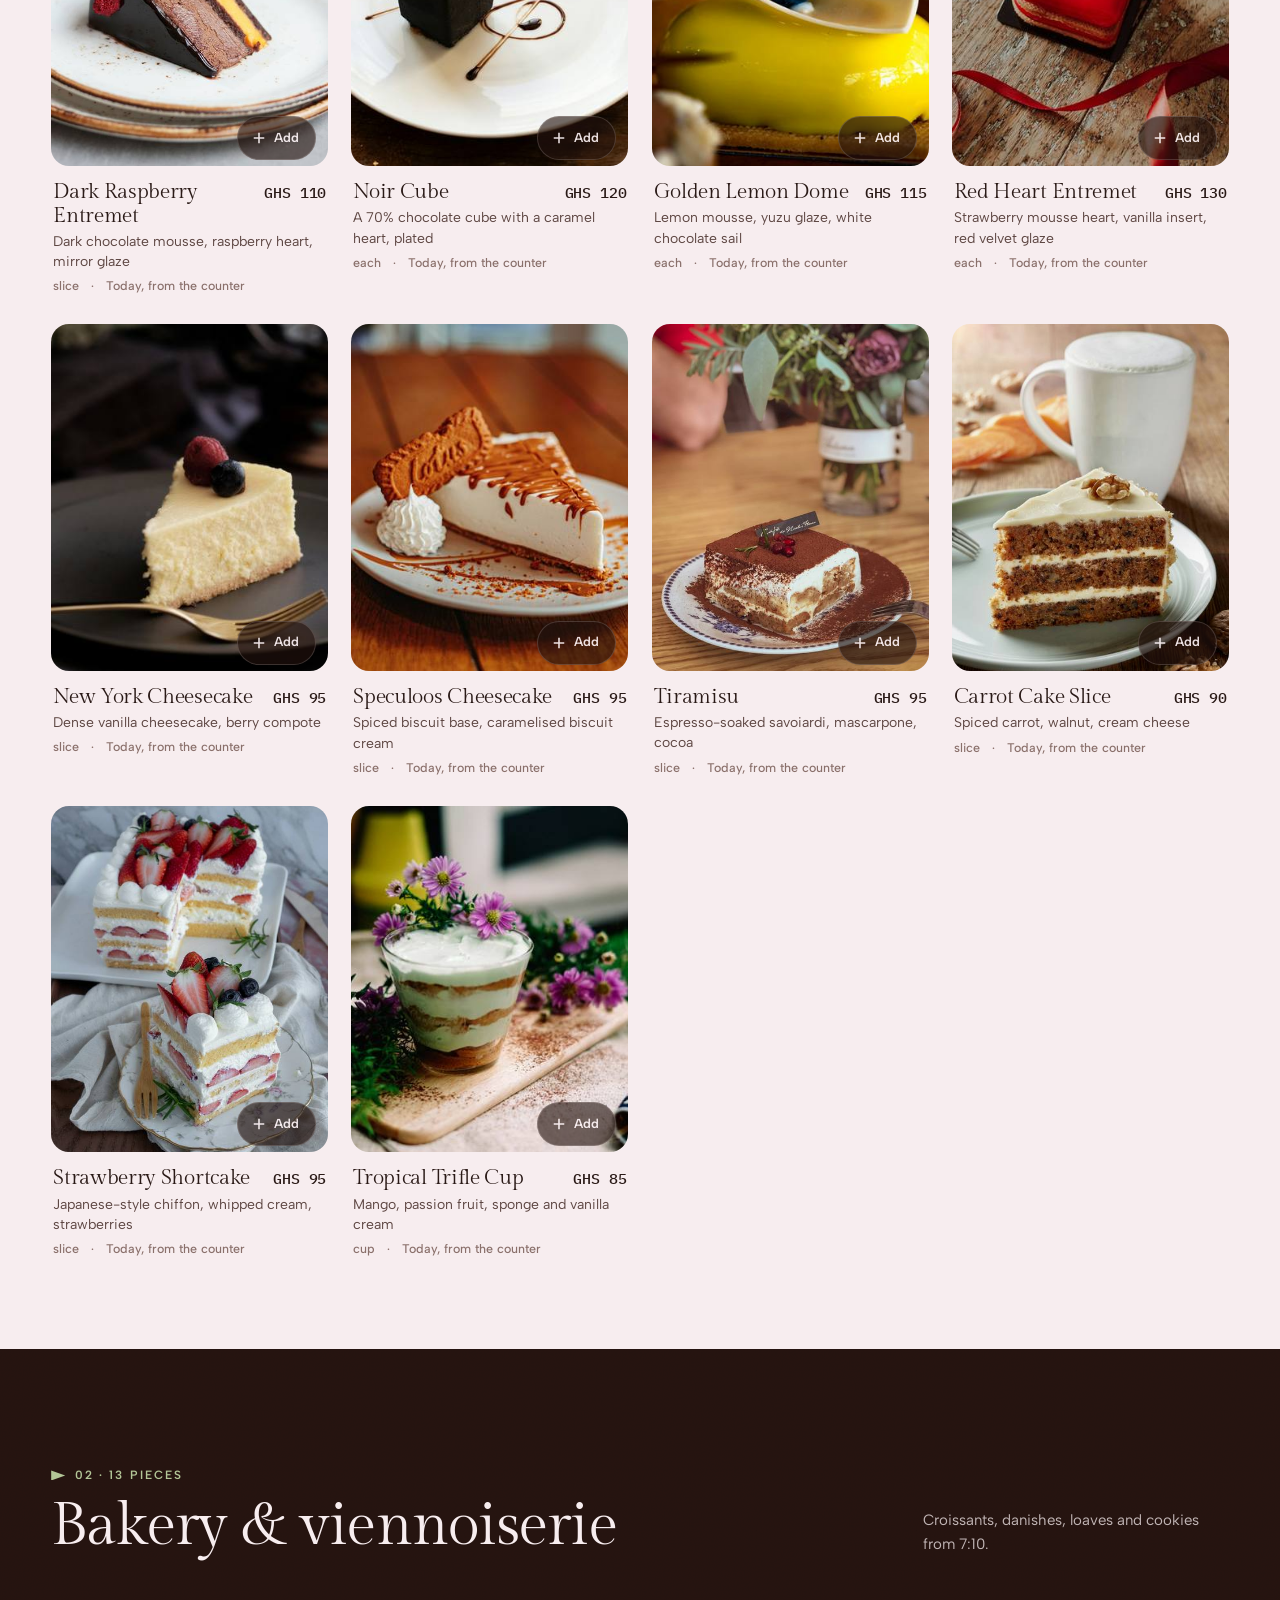
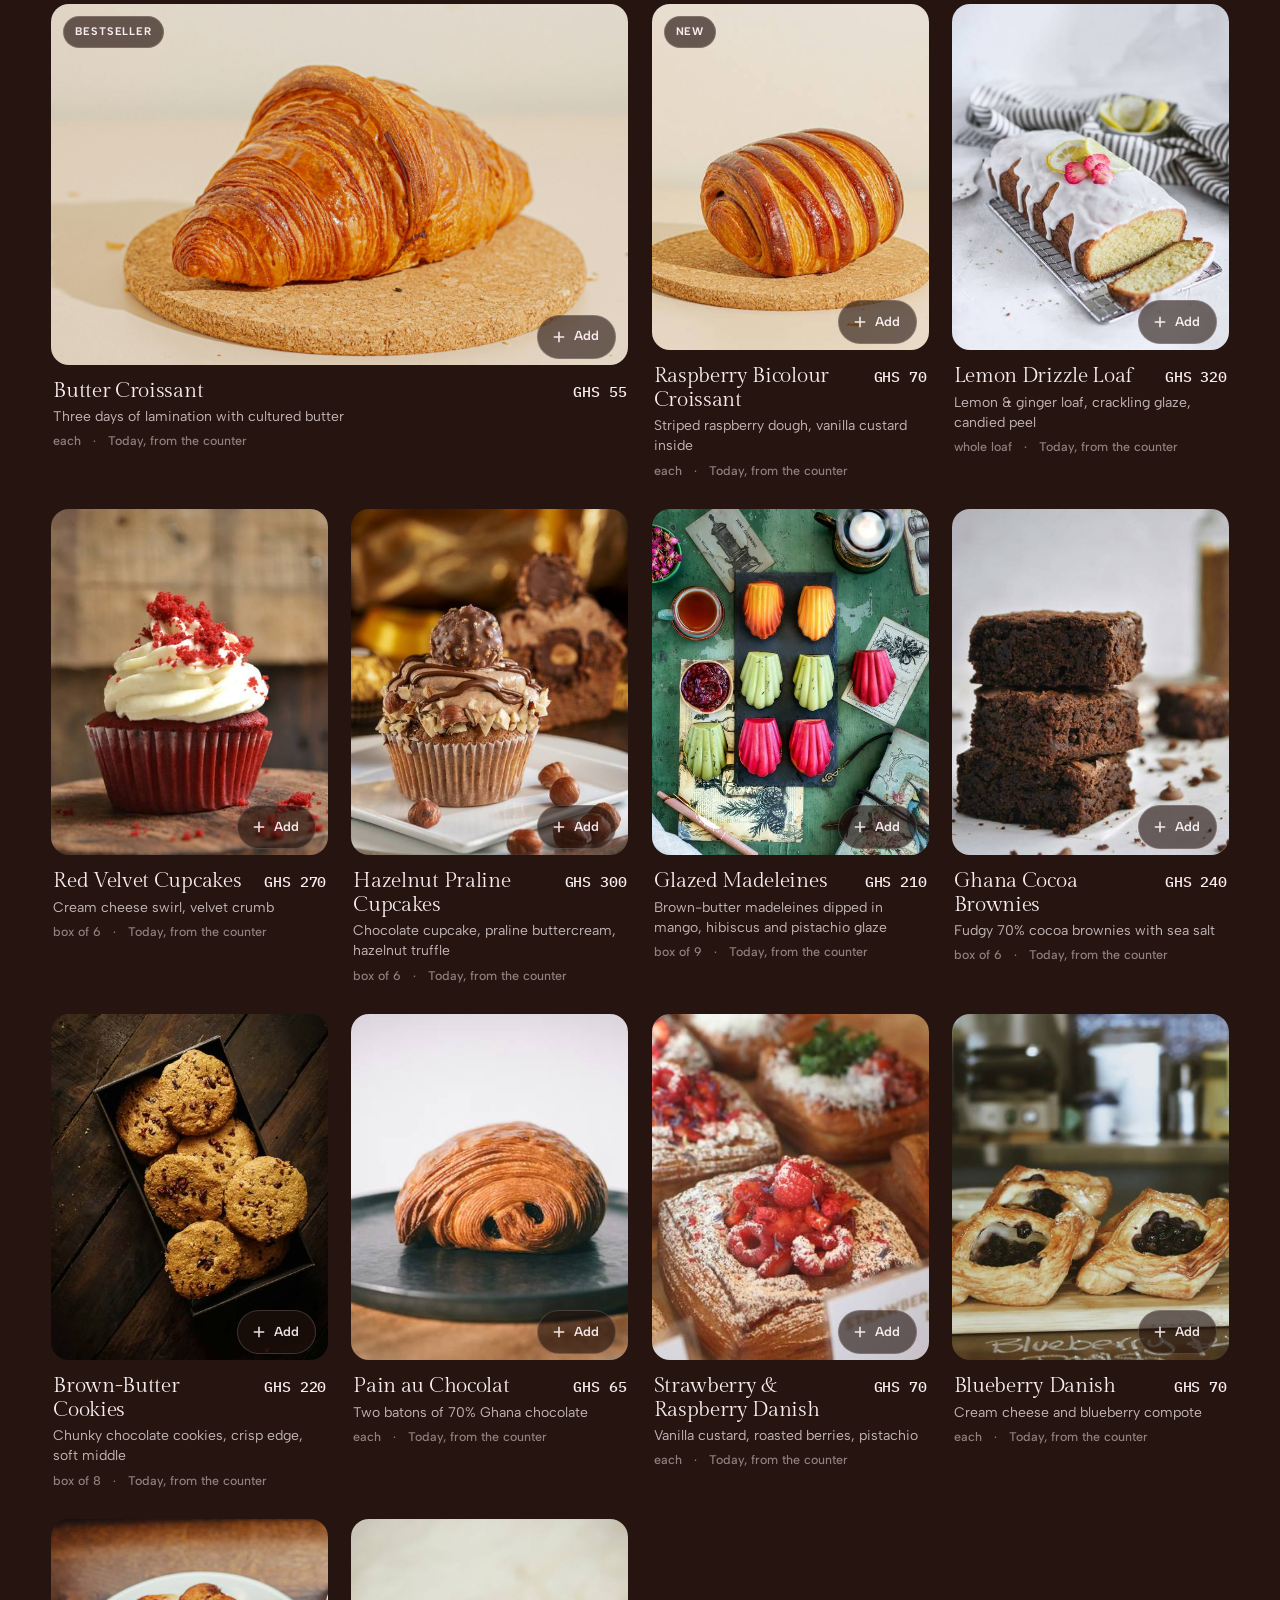
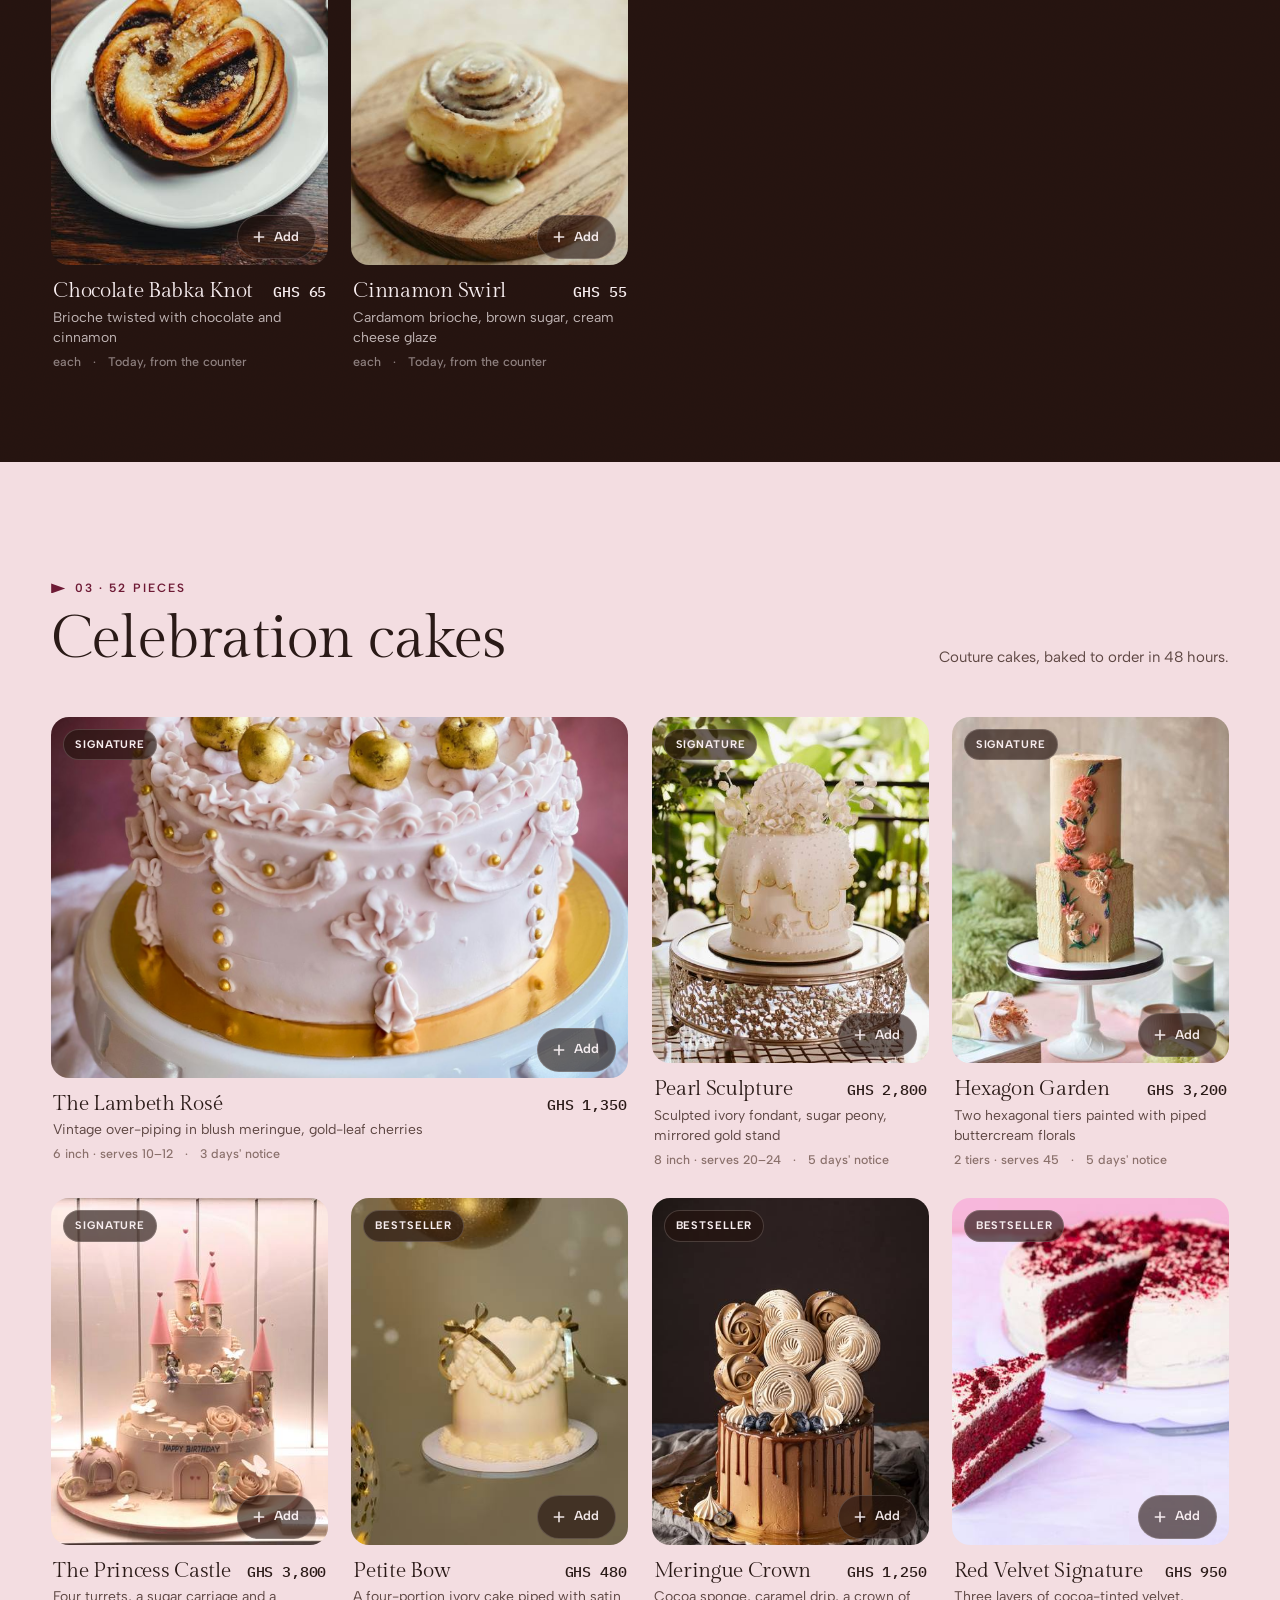
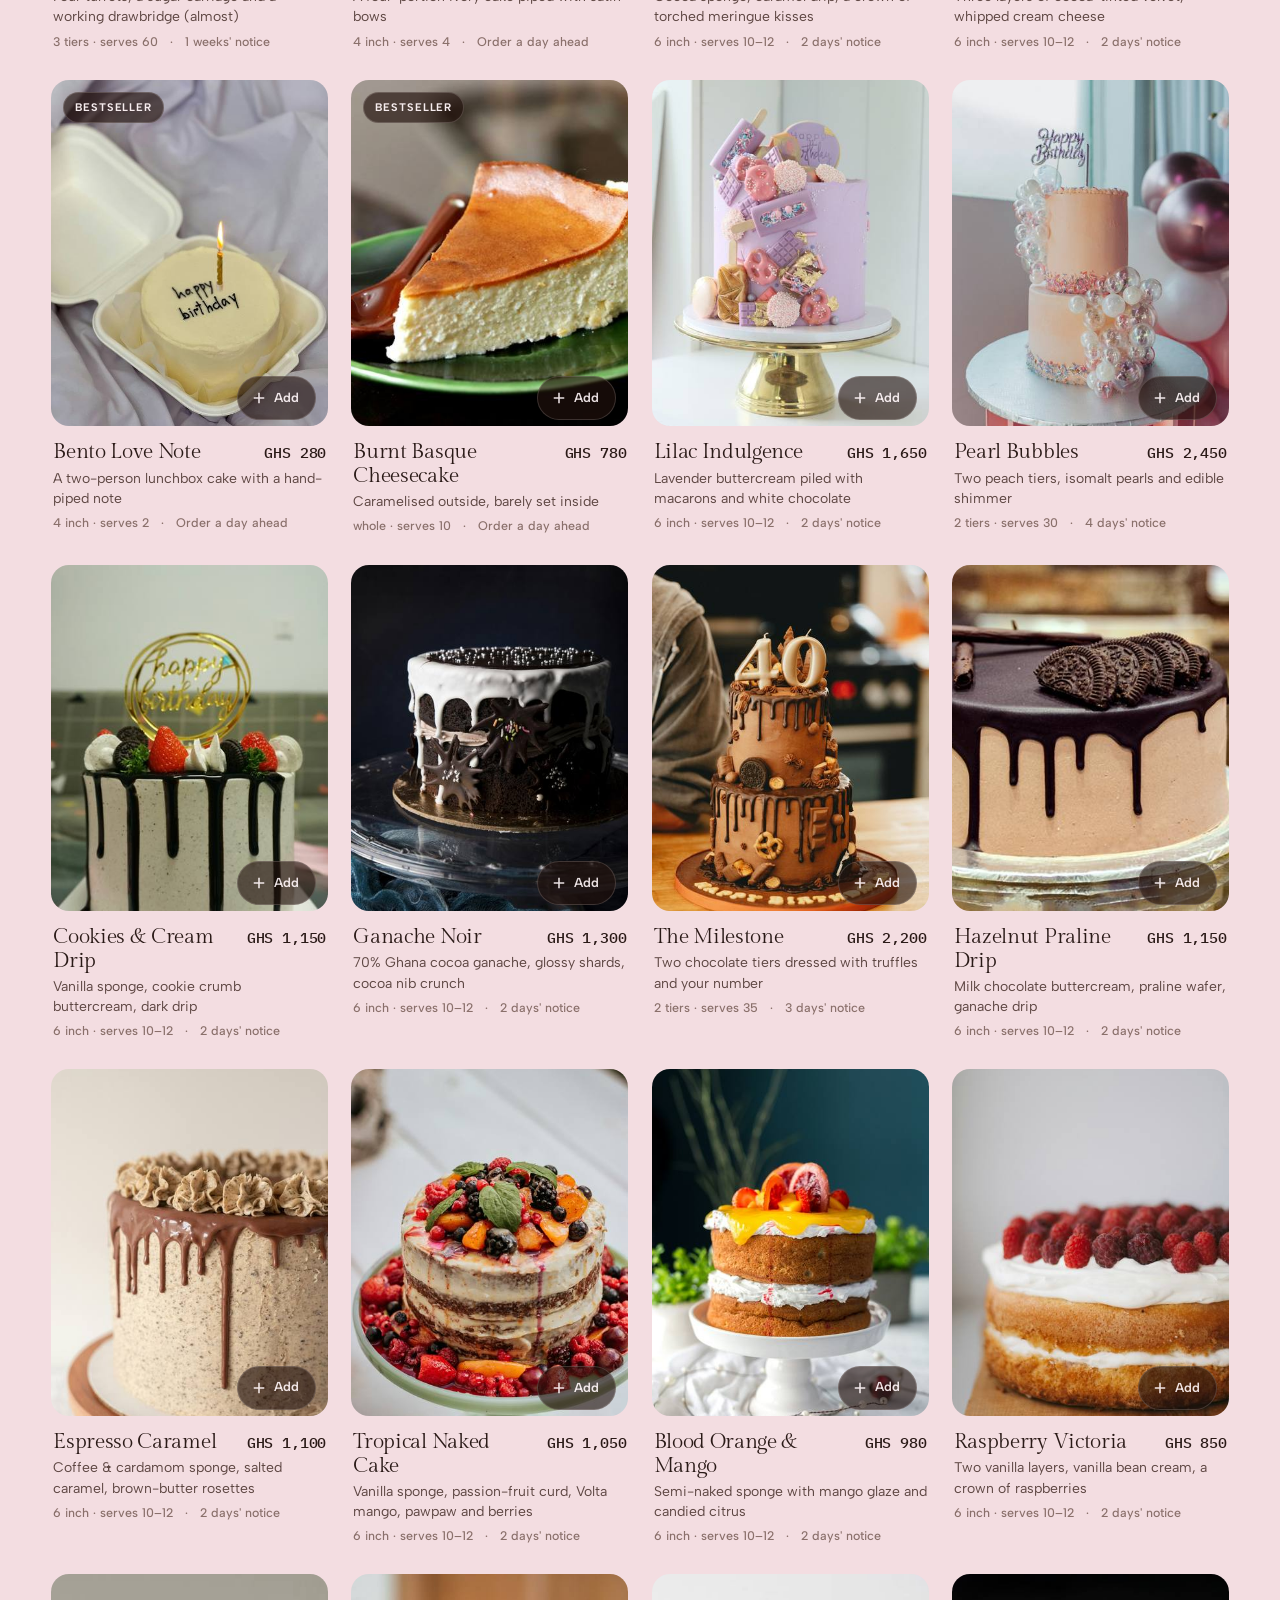
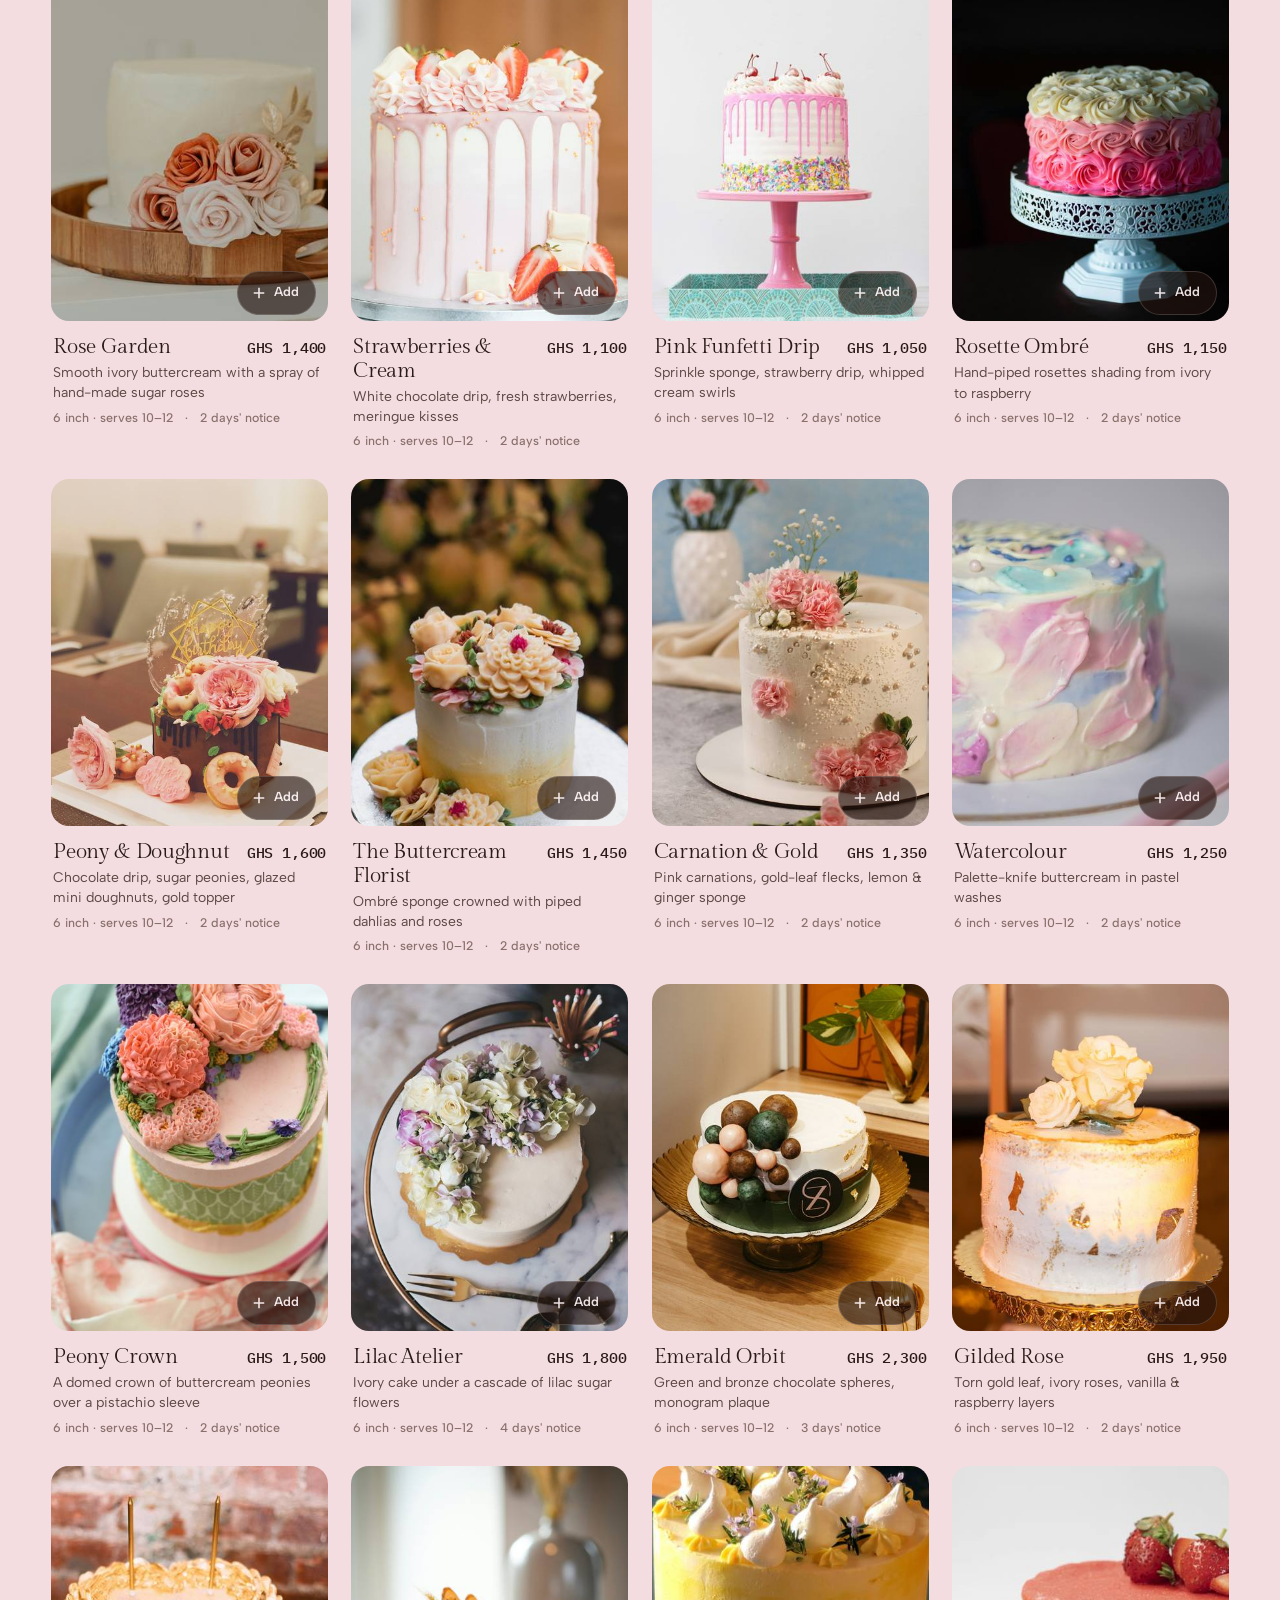
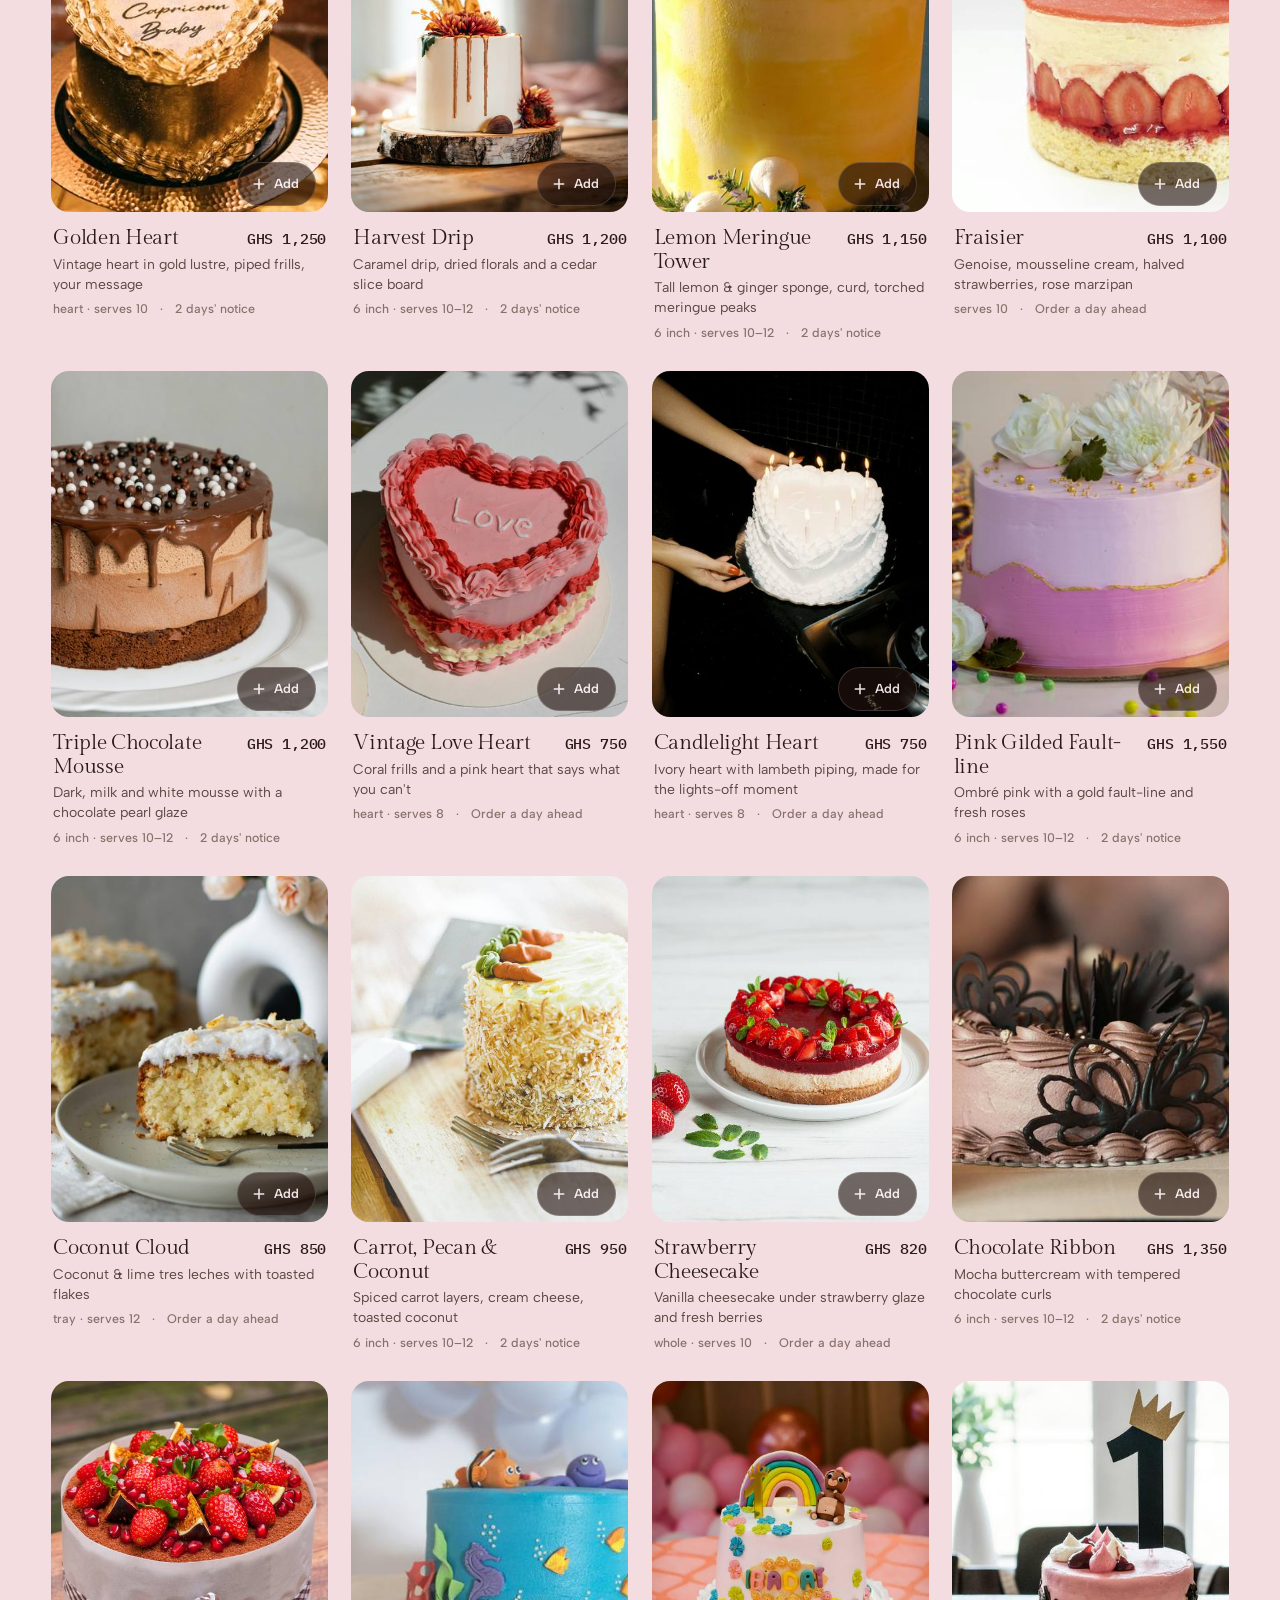
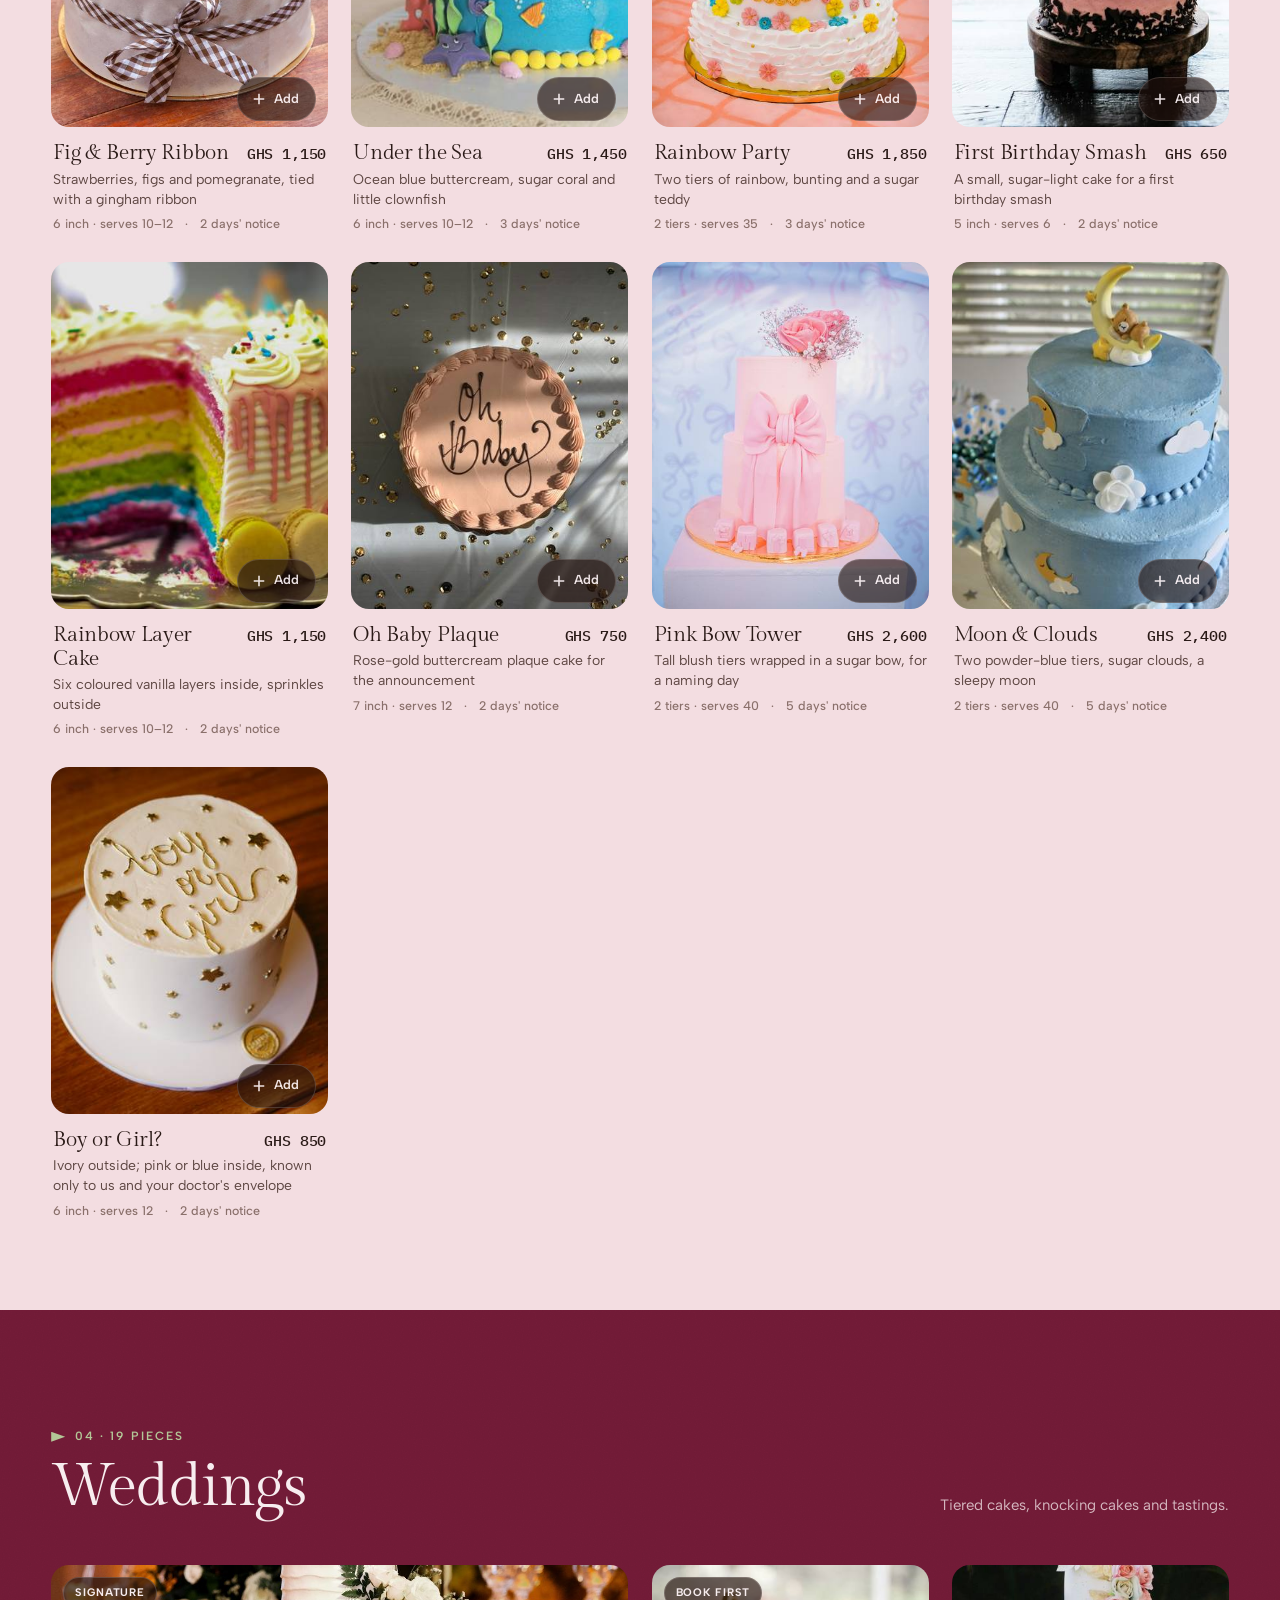
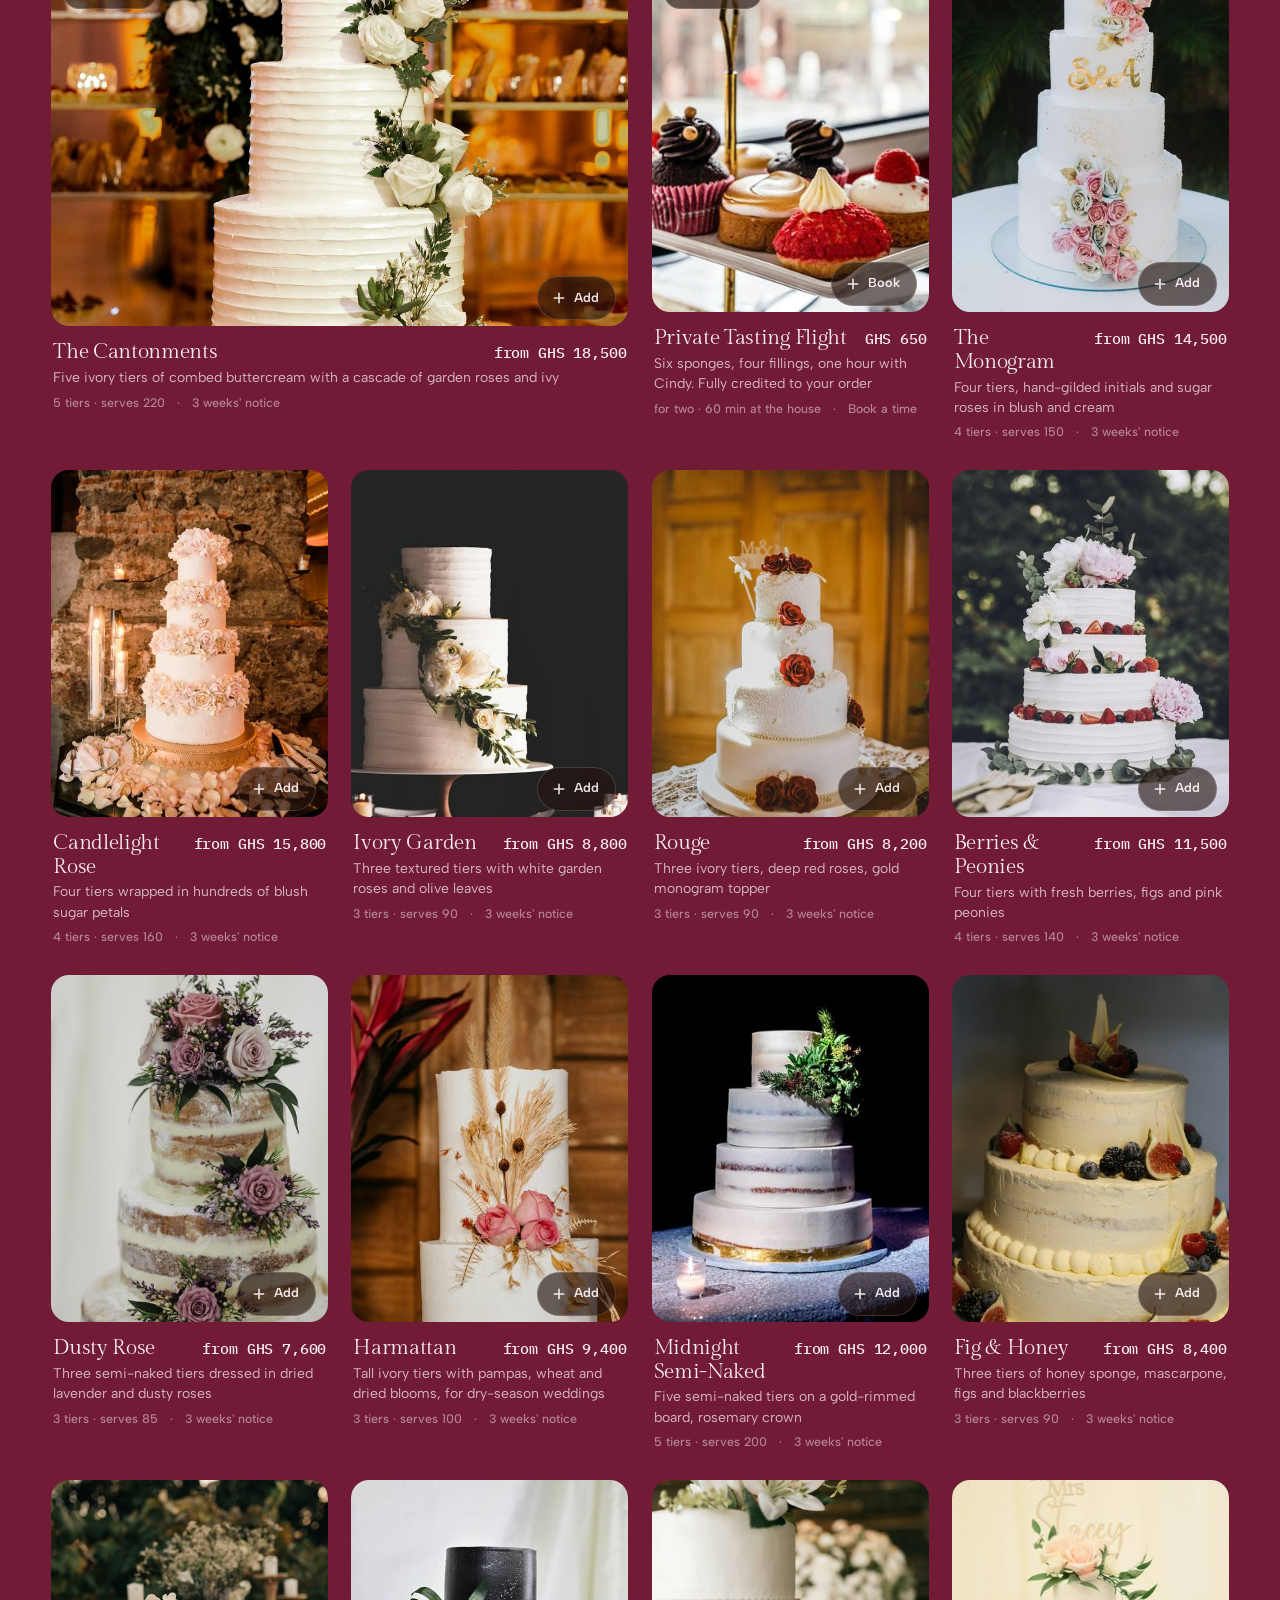
<file: menu.html>
<!doctype html>
<html lang="en-GB">
<head>
  <meta charset="utf-8">
  <meta name="viewport" content="width=device-width, initial-scale=1">
  <title>The Menu · Cindy's Cake House, Cantonments</title>
  <meta name="description" content="Pâtisserie from GHS 75, croissants from GHS 55, couture cakes from GHS 280. Order online for delivery across Accra.">
  <meta name="theme-color" content="#24130f">
  <link rel="icon" href="assets/icons/favicon.svg" type="image/svg+xml">
  <link rel="stylesheet" href="assets/css/style.css">
  <link rel="stylesheet" href="assets/css/pages.css">
</head>
<body data-page="menu">
<main id="main">
  <section class="phero">
    <div class="phero-bg"><img src="assets/img/full/int-display.jpg" alt="" fetchpriority="high"></div>
    <div class="wrap">
      <nav class="crumbs" aria-label="Breadcrumb"><a href="index.html">Home</a><span>/</span><span>The Menu</span></nav>
      <div class="phero-row">
        <div>
          <h1 class="h1" data-split>Everything we|bake, priced</h1>
          <p class="lede" data-reveal>Pâtisserie and bakery every morning. Cakes in 48 hours.</p>
        </div>
        <div class="phero-card glass" data-reveal>
          <p class="mono" style="margin:0 0 6px">TODAY AT THE HOUSE</p>
          <p style="margin:0;font-size:14.5px" id="todayLine">Counter open until 19:00</p>
        </div>
      </div>
    </div>
  </section>

  <div class="filters" id="filters">
    <div class="wrap filters-in">
      <div class="f-cats" id="fCats" role="tablist" aria-label="Categories"></div>
      <div class="f-tools">
        <label class="sr-only" for="fOcc">Occasion</label>
        <select class="select f-sel" id="fOcc"></select>
        <label class="sr-only" for="fSort">Sort</label>
        <select class="select f-sel" id="fSort"><option value="feat">Featured</option><option value="lo">Price, low to high</option><option value="hi">Price, high to low</option><option value="az">A to Z</option></select>
        <div class="f-search"><label class="sr-only" for="fQ">Search the menu</label><input class="input" id="fQ" type="search" placeholder="Search: pistachio, heart, 3 tiers…"></div>
      </div>
    </div>
  </div>

  <div id="menuOut"></div>

  <section class="section-sm bg-sobolo grain menu-cta">
    <div class="wrap menu-cta-in on-dark">
      <div><p class="eyebrow">Not quite it?</p><h2 class="h2" style="margin-top:12px">Design your own in the Atelier</h2></div>
      <div style="display:flex;gap:12px;flex-wrap:wrap"><a class="btn btn-pist" href="atelier.html">Open the Atelier</a><button class="btn btn-ghost on-dark" onclick="CCHConcierge.open()">Ask Ama</button></div>
    </div>
  </section>
  <div data-footer></div>
</main>
<script src="assets/vendor/gsap.min.js"></script>
<script src="assets/vendor/ScrollTrigger.min.js"></script>
<script src="assets/vendor/lenis.min.js"></script>
<script src="assets/js/data.js"></script>
<script src="assets/js/store.js"></script>
<script src="assets/js/site.js"></script>
<script src="assets/js/concierge.js"></script>
<script src="assets/js/menu.js"></script>
</body>
</html>
</file>
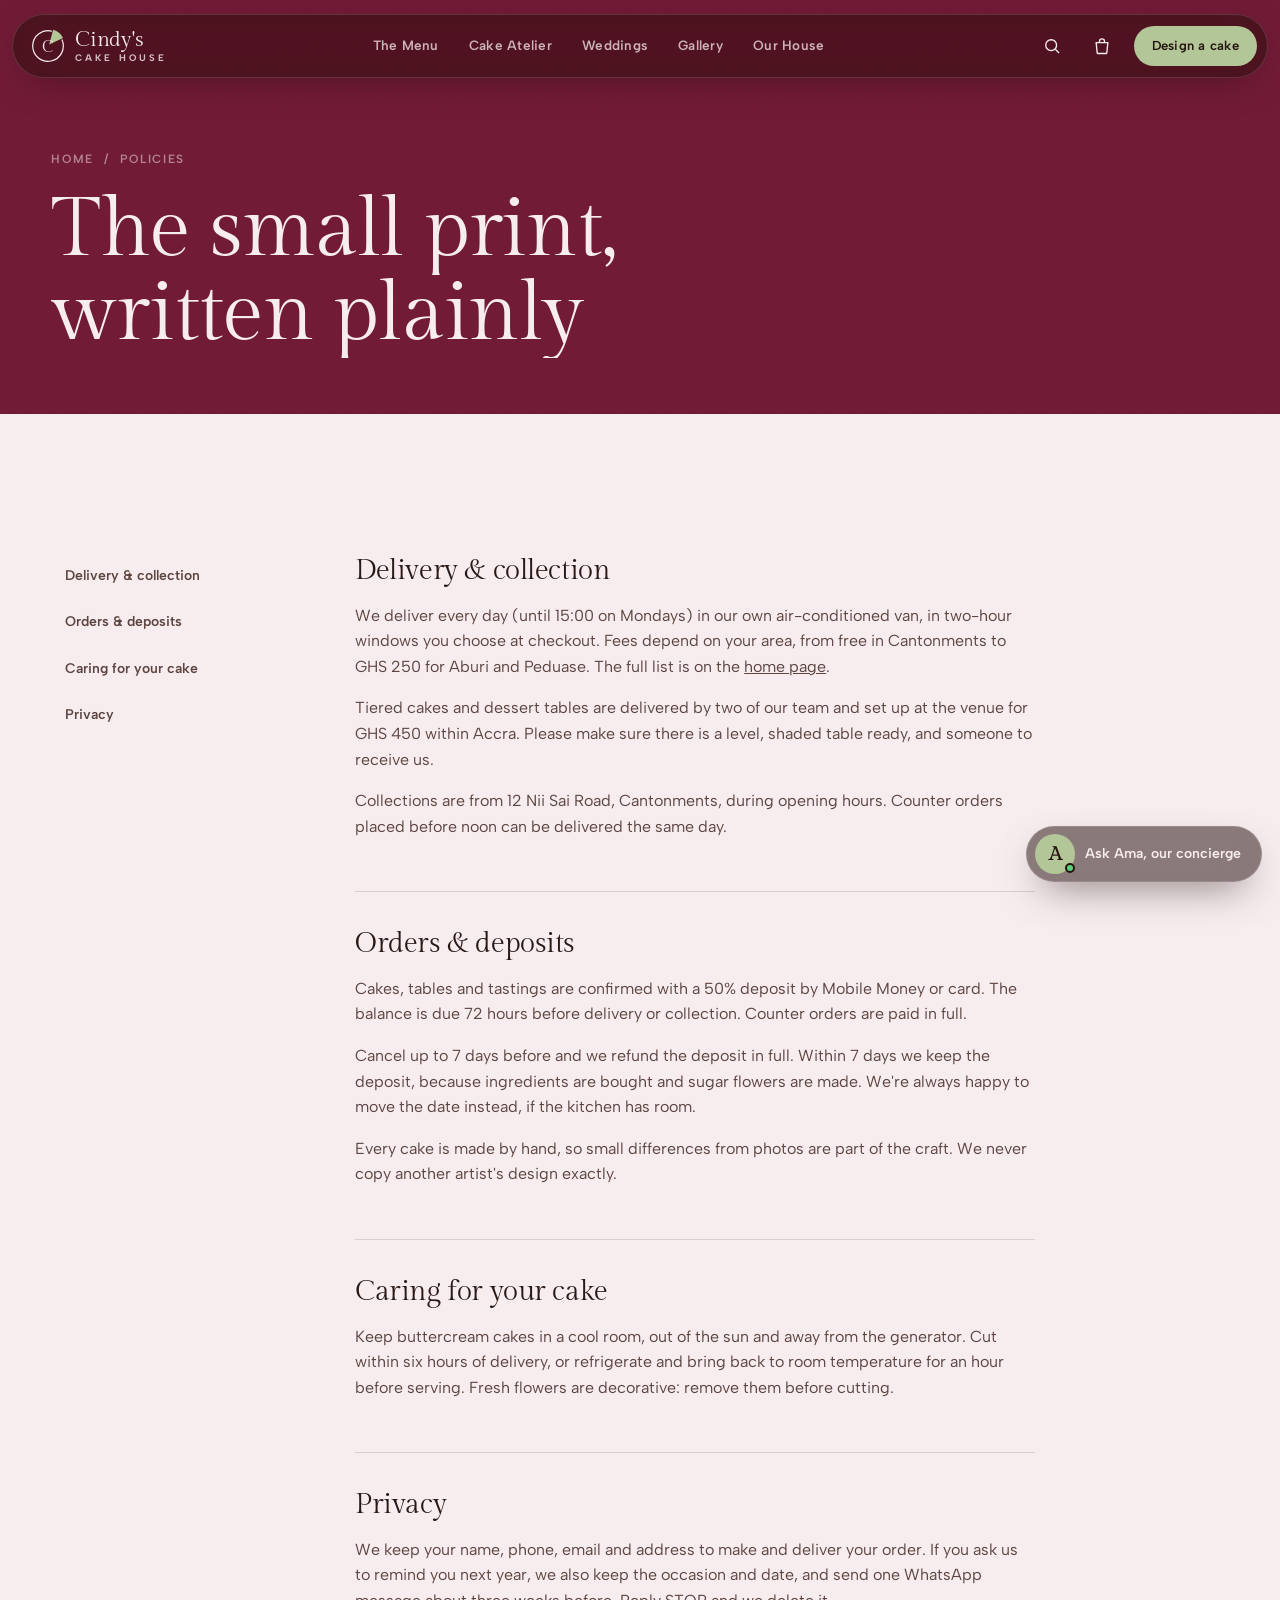
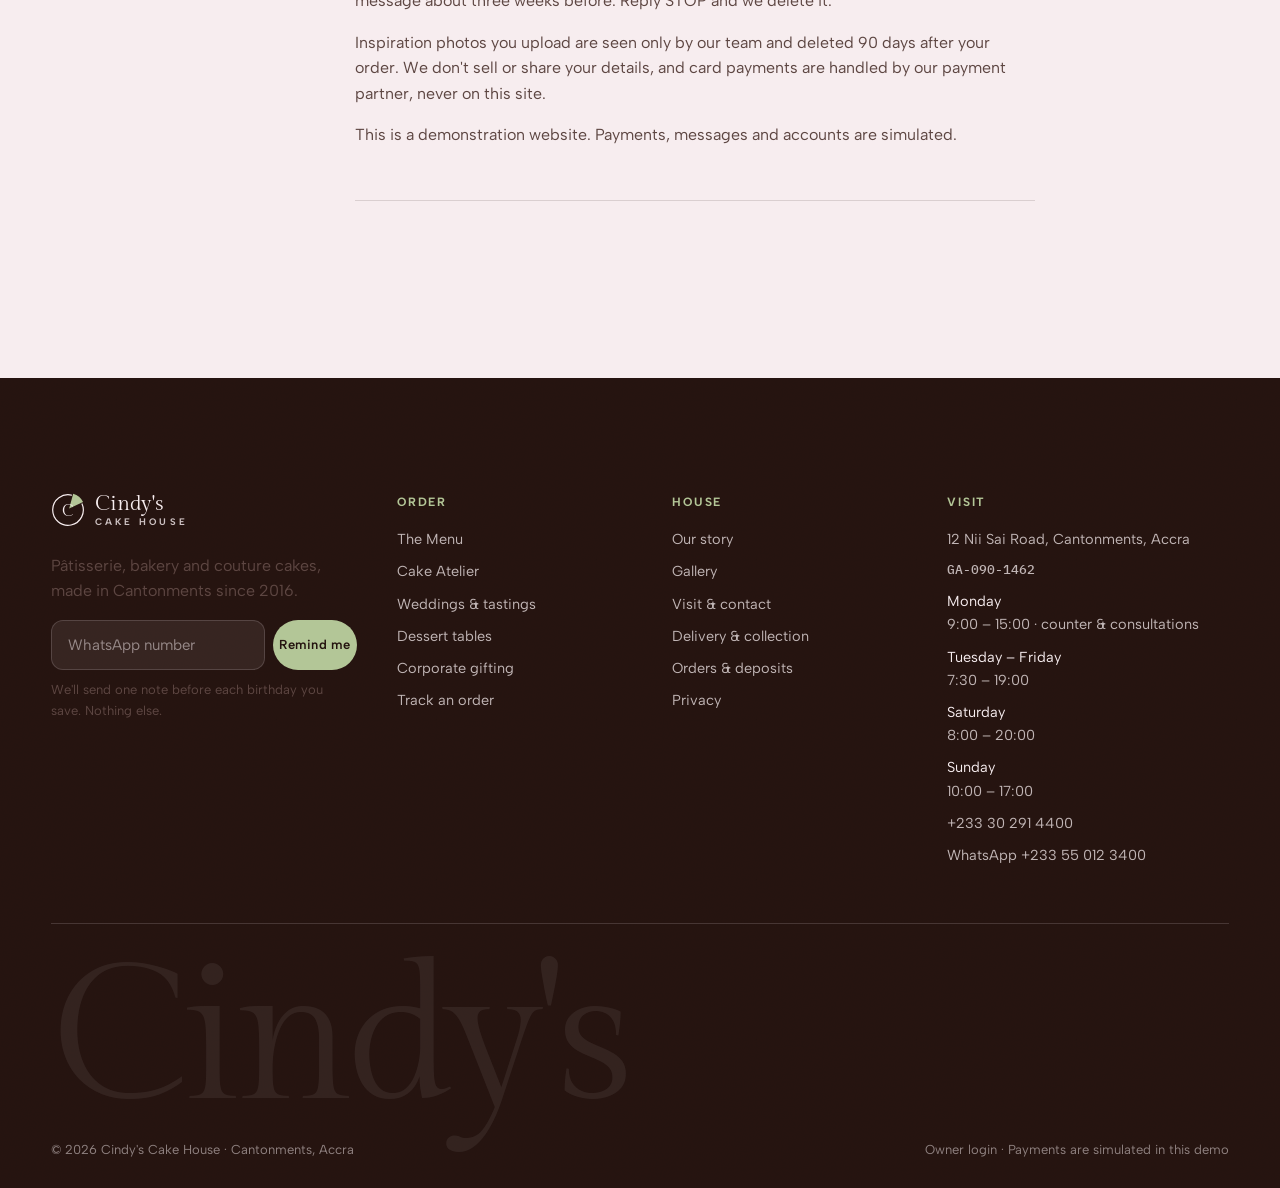
<file: policies.html>
<!doctype html>
<html lang="en-GB">
<head>
  <meta charset="utf-8">
  <meta name="viewport" content="width=device-width, initial-scale=1">
  <title>Delivery, orders & privacy · Cindy's Cake House</title>
  <meta name="description" content="Delivery and collection, deposits and cancellations, and how Cindy's Cake House handles your data.">
  <meta name="theme-color" content="#24130f">
  <link rel="icon" href="assets/icons/favicon.svg" type="image/svg+xml">
  <link rel="stylesheet" href="assets/css/style.css">
  <link rel="stylesheet" href="assets/css/pages.css">
  <link rel="stylesheet" href="assets/css/inner.css">
</head>
<body data-page="policies">
<main id="main">
  <section class="gl-hero bg-sobolo grain">
    <div class="wrap on-dark">
      <nav class="crumbs" aria-label="Breadcrumb"><a href="index.html">Home</a><span>/</span><span>Policies</span></nav>
      <h1 class="h1" data-split>The small print,|written plainly</h1>
    </div>
  </section>
  <section class="section bg-meringue">
    <div class="wrap pol">
      <nav class="pol-toc" aria-label="On this page"><a href="#delivery">Delivery & collection</a><a href="#orders">Orders & deposits</a><a href="#care">Caring for your cake</a><a href="#privacy">Privacy</a></nav>
      <div class="pol-body">
        <article id="delivery">
          <h2 class="h3">Delivery & collection</h2>
          <p>We deliver every day (until 15:00 on Mondays) in our own air-conditioned van, in two-hour windows you choose at checkout. Fees depend on your area, from free in Cantonments to GHS 250 for Aburi and Peduase. The full list is on the <a href="index.html#delivery"><u>home page</u></a>.</p>
          <p>Tiered cakes and dessert tables are delivered by two of our team and set up at the venue for GHS 450 within Accra. Please make sure there is a level, shaded table ready, and someone to receive us.</p>
          <p>Collections are from 12 Nii Sai Road, Cantonments, during opening hours. Counter orders placed before noon can be delivered the same day.</p>
        </article>
        <article id="orders">
          <h2 class="h3">Orders & deposits</h2>
          <p>Cakes, tables and tastings are confirmed with a 50% deposit by Mobile Money or card. The balance is due 72 hours before delivery or collection. Counter orders are paid in full.</p>
          <p>Cancel up to 7 days before and we refund the deposit in full. Within 7 days we keep the deposit, because ingredients are bought and sugar flowers are made. We're always happy to move the date instead, if the kitchen has room.</p>
          <p>Every cake is made by hand, so small differences from photos are part of the craft. We never copy another artist's design exactly.</p>
        </article>
        <article id="care">
          <h2 class="h3">Caring for your cake</h2>
          <p>Keep buttercream cakes in a cool room, out of the sun and away from the generator. Cut within six hours of delivery, or refrigerate and bring back to room temperature for an hour before serving. Fresh flowers are decorative: remove them before cutting.</p>
        </article>
        <article id="privacy">
          <h2 class="h3">Privacy</h2>
          <p>We keep your name, phone, email and address to make and deliver your order. If you ask us to remind you next year, we also keep the occasion and date, and send one WhatsApp message about three weeks before. Reply STOP and we delete it.</p>
          <p>Inspiration photos you upload are seen only by our team and deleted 90 days after your order. We don't sell or share your details, and card payments are handled by our payment partner, never on this site.</p>
          <p class="muted">This is a demonstration website. Payments, messages and accounts are simulated.</p>
        </article>
      </div>
    </div>
  </section>
  <div data-footer></div>
</main>
<script src="assets/vendor/gsap.min.js"></script>
<script src="assets/vendor/ScrollTrigger.min.js"></script>
<script src="assets/vendor/lenis.min.js"></script>
<script src="assets/js/data.js"></script>
<script src="assets/js/store.js"></script>
<script src="assets/js/site.js"></script>
<script src="assets/js/concierge.js"></script>
</body>
</html>
</file>
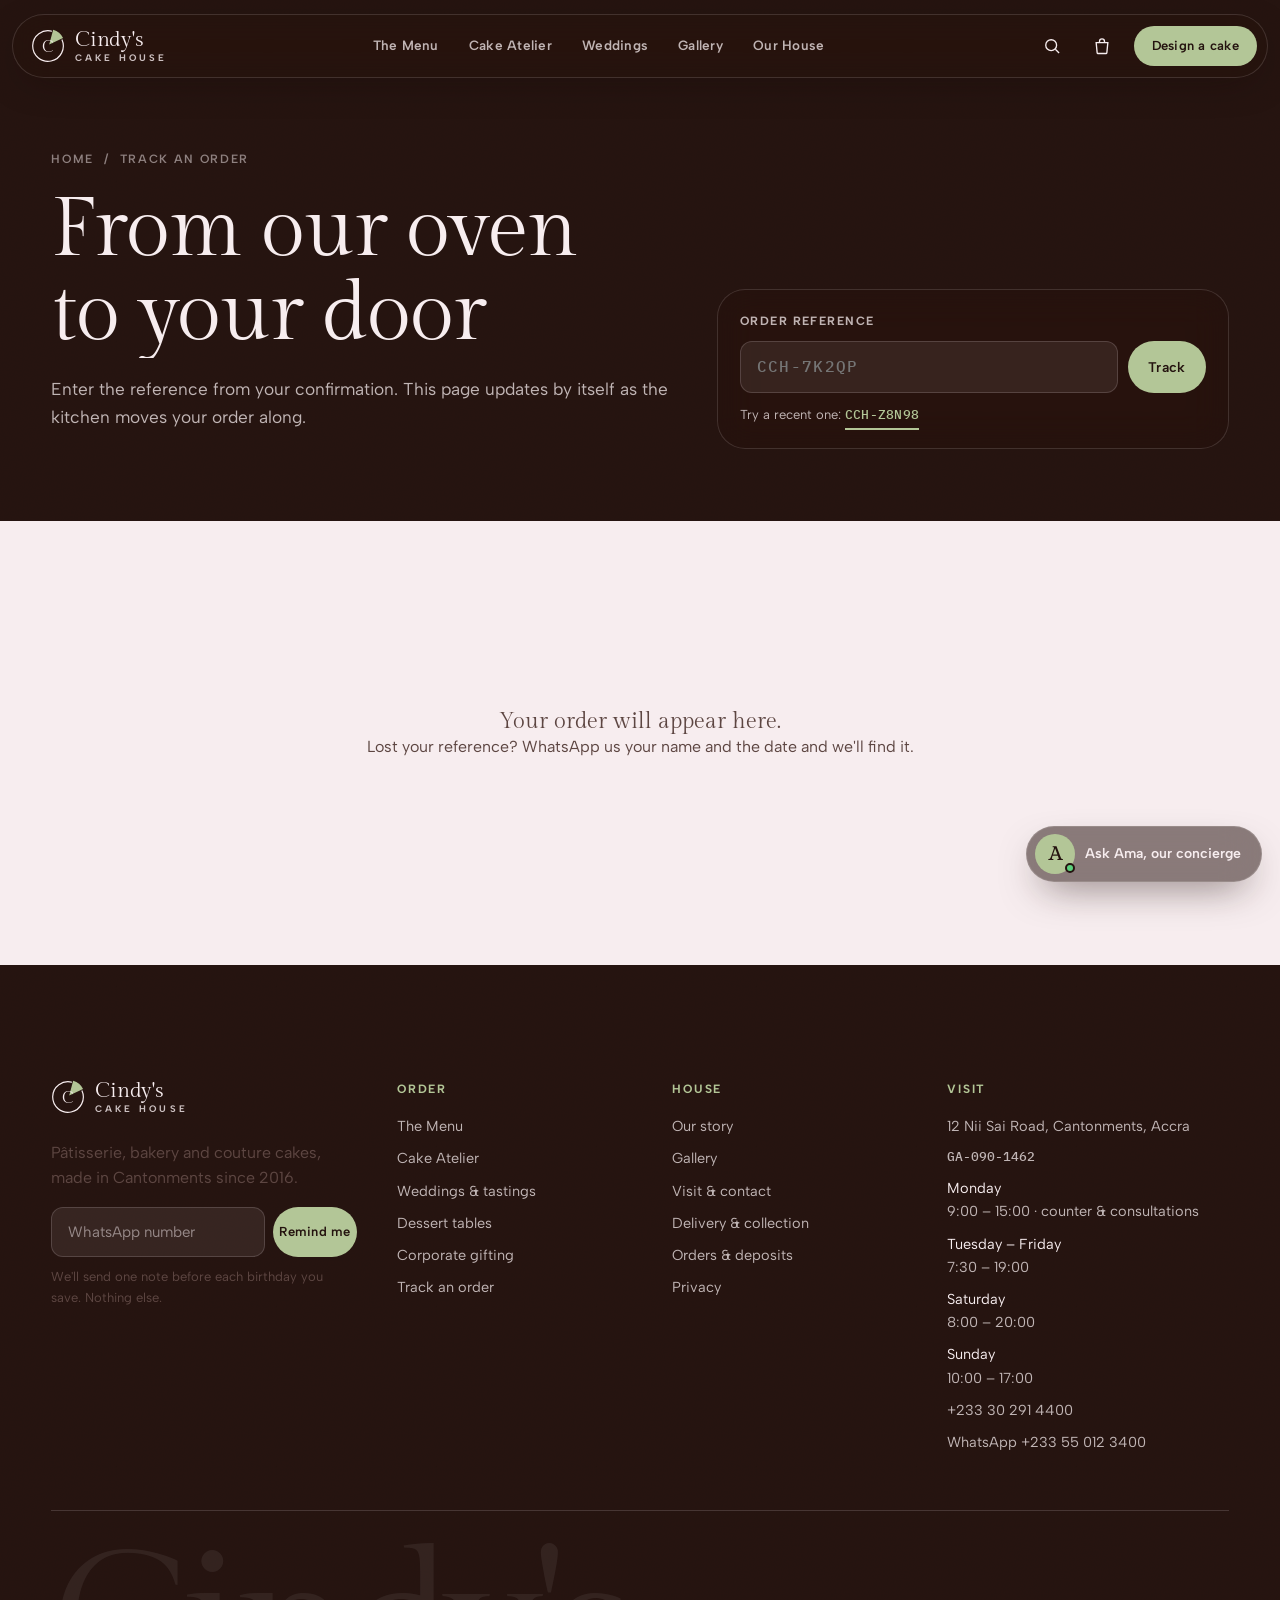
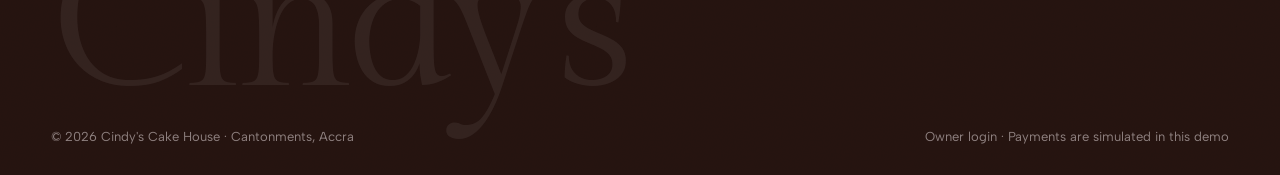
<file: track.html>
<!doctype html>
<html lang="en-GB">
<head>
  <meta charset="utf-8">
  <meta name="viewport" content="width=device-width, initial-scale=1">
  <title>Track your order · Cindy's Cake House</title>
  <meta name="description" content="Follow your cake from the oven to your door: live status from the Cindy's Cake House kitchen.">
  <meta name="theme-color" content="#24130f">
  <link rel="icon" href="assets/icons/favicon.svg" type="image/svg+xml">
  <link rel="stylesheet" href="assets/css/style.css">
  <link rel="stylesheet" href="assets/css/pages.css">
  <link rel="stylesheet" href="assets/css/inner.css">
</head>
<body data-page="track">
<main id="main">
  <section class="tr-hero bg-cocoa grain">
    <div class="wrap on-dark tr-hero-in">
      <div>
        <nav class="crumbs" aria-label="Breadcrumb"><a href="index.html">Home</a><span>/</span><span>Track an order</span></nav>
        <h1 class="h1" data-split>From our oven|to your door</h1>
        <p class="lede" data-reveal style="margin-top:18px">Enter the reference from your confirmation. This page updates by itself as the kitchen moves your order along.</p>
      </div>
      <form class="tr-form glass" id="trForm" data-reveal>
        <label class="label" for="ref" style="color:var(--on-dark-2)">Order reference</label>
        <div class="tr-row"><input class="input mono" id="ref" placeholder="CCH-7K2QP" autocomplete="off" spellcheck="false"><button class="btn btn-pist" type="submit">Track</button></div>
        <p class="tr-hint" id="trHint">Try a recent one: <button type="button" class="link-u" id="sample"></button></p>
      </form>
    </div>
  </section>
  <section class="section bg-meringue" id="trOut" aria-live="polite">
    <div class="wrap"><div class="empty"><p class="h4">Your order will appear here.</p><p>Lost your reference? WhatsApp us your name and the date and we'll find it.</p></div></div>
  </section>
  <div data-footer></div>
</main>
<script src="assets/vendor/gsap.min.js"></script>
<script src="assets/vendor/ScrollTrigger.min.js"></script>
<script src="assets/vendor/lenis.min.js"></script>
<script src="assets/js/data.js"></script>
<script src="assets/js/store.js"></script>
<script src="assets/js/site.js"></script>
<script src="assets/js/concierge.js"></script>
<script>
(function () {
  const D = CCH, S = CCHStore, U = CCHUI, B = D.BUSINESS, { $, esc, img } = U;
  const STEPS = [["received", "Order received", "We have your order and design notes."], ["confirmed", "Deposit confirmed", "Your date is held in the kitchen diary."], ["baking", "In the oven", "Sponges are baked the day before, never earlier."], ["decorating", "Decorating", "Filling, finishing and the details you chose."], ["ready", "Ready", "Boxed, chilled and checked by Cindy."], ["out", "Out for delivery", "In our air-conditioned van with two of the team."], ["delivered", "Delivered", "Enjoy every slice."]];
  let current = null;
  const recent = S.db.orders.filter(o => o.own).slice(-1)[0] || S.db.orders.filter(o => o.date === S.iso(S.today()) && o.status === "out")[0] || S.db.orders.filter(o => o.channel !== "walk-in" && o.date >= S.iso(S.today()))[0];
  if (recent) { $("#sample").textContent = recent.ref; $("#sample").onclick = () => { $("#ref").value = recent.ref; show(recent.ref); }; } else $("#trHint").hidden = true;

  function show(ref) {
    const o = S.findOrder(ref); current = o ? o.ref : null;
    const out = $("#trOut");
    if (!o) { out.innerHTML = `<div class="wrap"><div class="empty"><p class="h4">We couldn't find “${esc(ref)}”.</p><p>References look like CCH-7K2QP. Check your confirmation, or <a href="https://wa.me/${B.whatsapp}" target="_blank" rel="noopener"><u>WhatsApp Esi</u></a>.</p></div></div>`; return; }
    const st = o.status === "collected" ? "delivered" : o.status;
    const idx = STEPS.findIndex(s => s[0] === st);
    const steps = o.method === "collection" ? STEPS.filter(s => s[0] !== "out").map(s => s[0] === "delivered" ? ["delivered", "Collected", "Thank you for coming by the house."] : s[0] === "ready" ? ["ready", "Ready to collect", "Boxed and waiting at the counter."] : s) : STEPS;
    const z = o.zone ? D.ZONES.find(x => x.id === o.zone) : null;
    const pct = Math.max(0, steps.findIndex(s => s[0] === st)) / (steps.length - 1) * 100;
    out.innerHTML = `<div class="wrap tr-grid">
      <div class="tr-card">
        <div class="tr-top"><div><span class="label">Order</span><b class="mono tr-ref">${o.ref}</b></div><span class="status-pill st-${st}">${S.STATUS_LABEL[o.status]}</span></div>
        <div class="tr-bar"><i style="width:${pct}%"></i></div>
        <ol class="tr-steps">${steps.map((s, i) => { const k = steps.findIndex(x => x[0] === st); return `<li class="${i < k ? "done" : i === k ? "now" : ""}"><span class="tr-dot"></span><div><b>${s[1]}</b><small>${i === k ? s[2] : i < k ? "Done" : ""}</small></div></li>`; }).join("")}</ol>
      </div>
      <aside class="tr-side">
        <div class="tr-when"><span class="label">${o.method === "delivery" ? "Delivery" : "Collection"}</span><b class="h3">${S.fmtDate(o.date, { weekday: "long", day: "numeric", month: "long" })}</b><span class="mono">${esc(o.slot)}${z ? " · " + esc(z.name) : ""}</span>
        ${st === "out" ? `<p class="tr-live"><i></i>Driver Kwesi is on the way · about ${esc(z ? z.eta : "45 min")}</p>` : ""}</div>
        <div class="tr-items">${o.items.map(it => { const p = S.byId[it.id]; return p ? `<div class="done-item"><img src="${img(it.opts && it.opts.custom ? it.opts.custom.img : p.img)}" alt=""><span>${it.qty} × ${esc(it.opts && it.opts.custom ? it.opts.custom.name : p.name)}</span></div>` : ""; }).join("")}</div>
        <div class="kv"><span>Total</span><span class="price">${S.money(o.total)}</span></div>
        <div class="kv"><span>Paid</span><span class="price">${S.money(o.payment.paid)}</span></div>
        ${o.payment.paid < o.total ? `<div class="kv"><span>Balance</span><span class="price">${S.money(o.total - o.payment.paid)}</span></div>` : ""}
        <a class="btn btn-block" style="margin-top:16px" href="https://wa.me/${B.whatsapp}?text=${encodeURIComponent("Hello Cindy's, a question about order " + o.ref)}" target="_blank" rel="noopener">${U.I.wa} Message us about this order</a>
      </aside></div>`;
    if (U.MOTION && window.gsap) gsap.from(".tr-steps li", { x: -16, opacity: 0, duration: 0.6, stagger: 0.06, ease: "power3.out" });
    history.replaceState(null, "", "?ref=" + o.ref);
  }
  $("#trForm").addEventListener("submit", e => { e.preventDefault(); show($("#ref").value); });
  window.addEventListener("cch:db", () => { if (current) { const prev = $(".status-pill") && $(".status-pill").textContent; show(current); if (prev && prev !== $(".status-pill").textContent) U.toast(`<div><b>Update from the kitchen</b><small>${esc($(".status-pill").textContent)}</small></div>`); } });
  const q = new URLSearchParams(location.search).get("ref");
  if (q) { $("#ref").value = q; show(q); }
})();
</script>
</body>
</html>
</file>
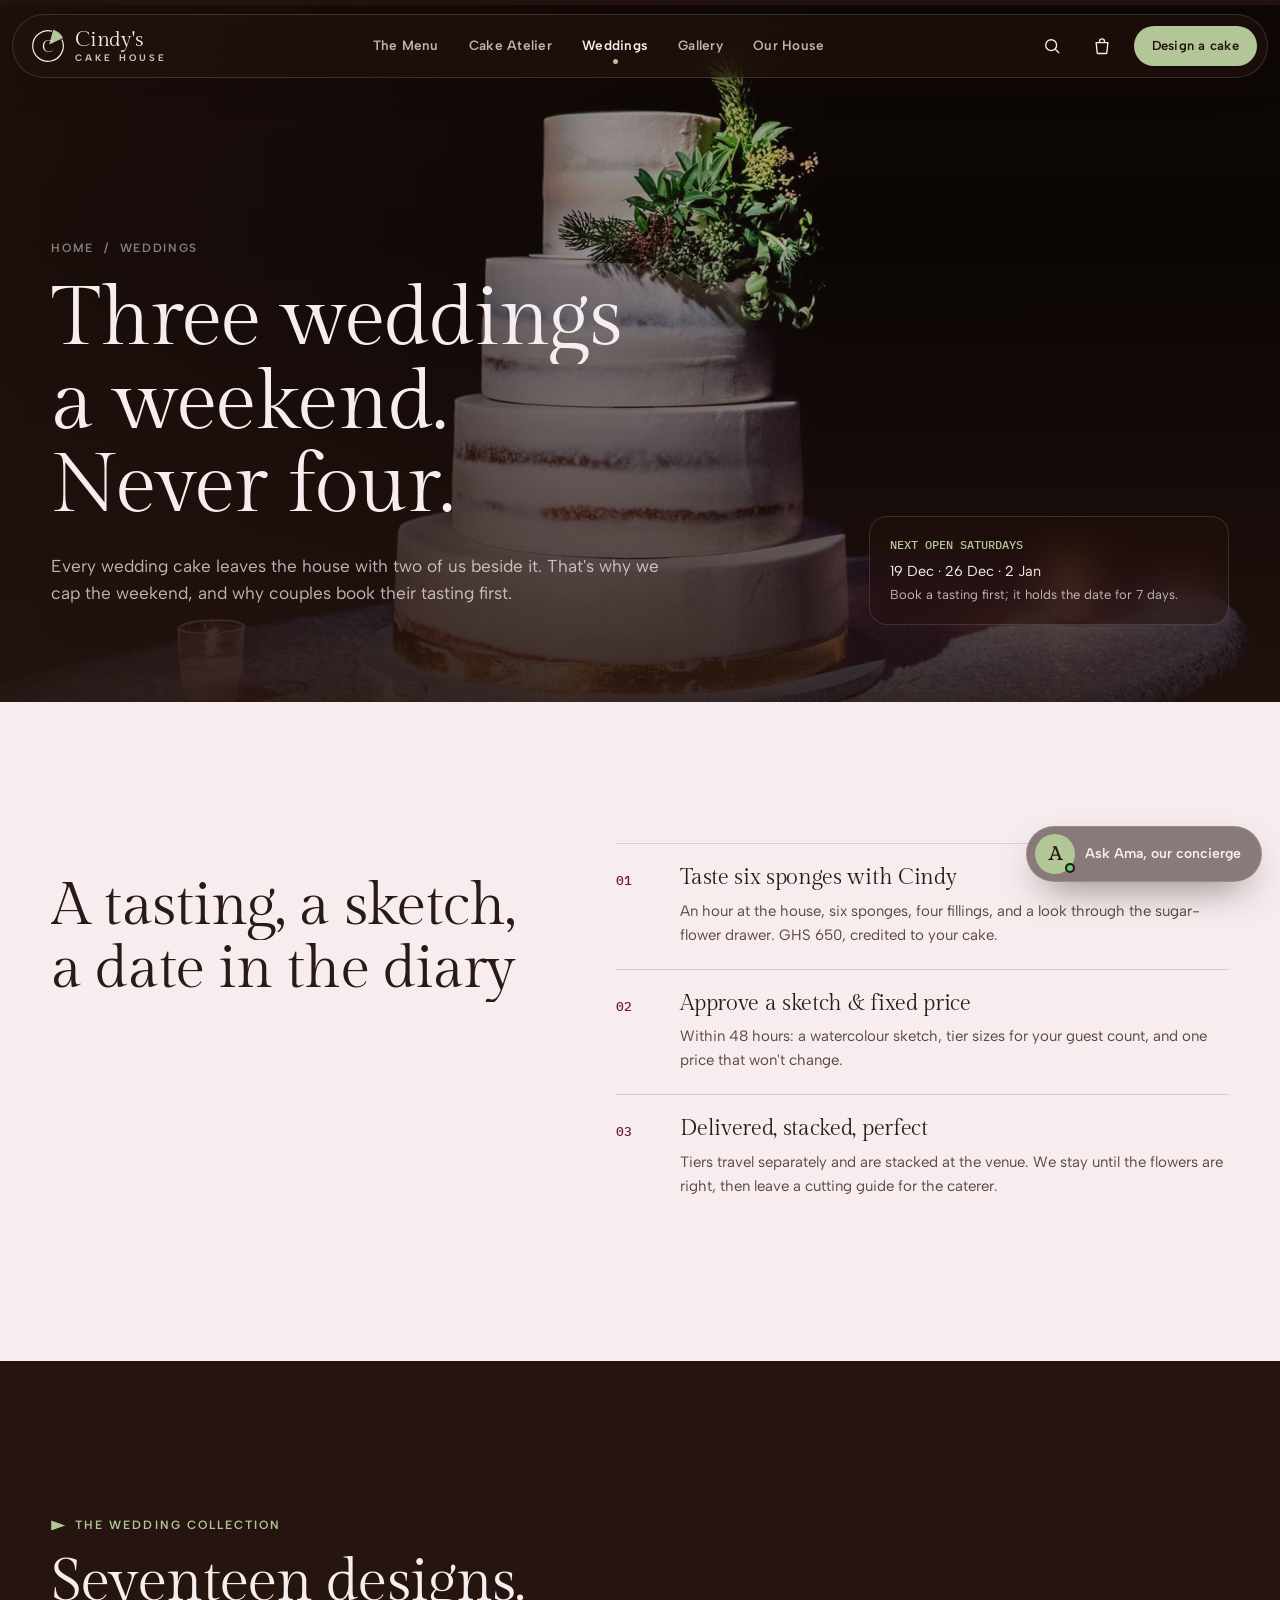
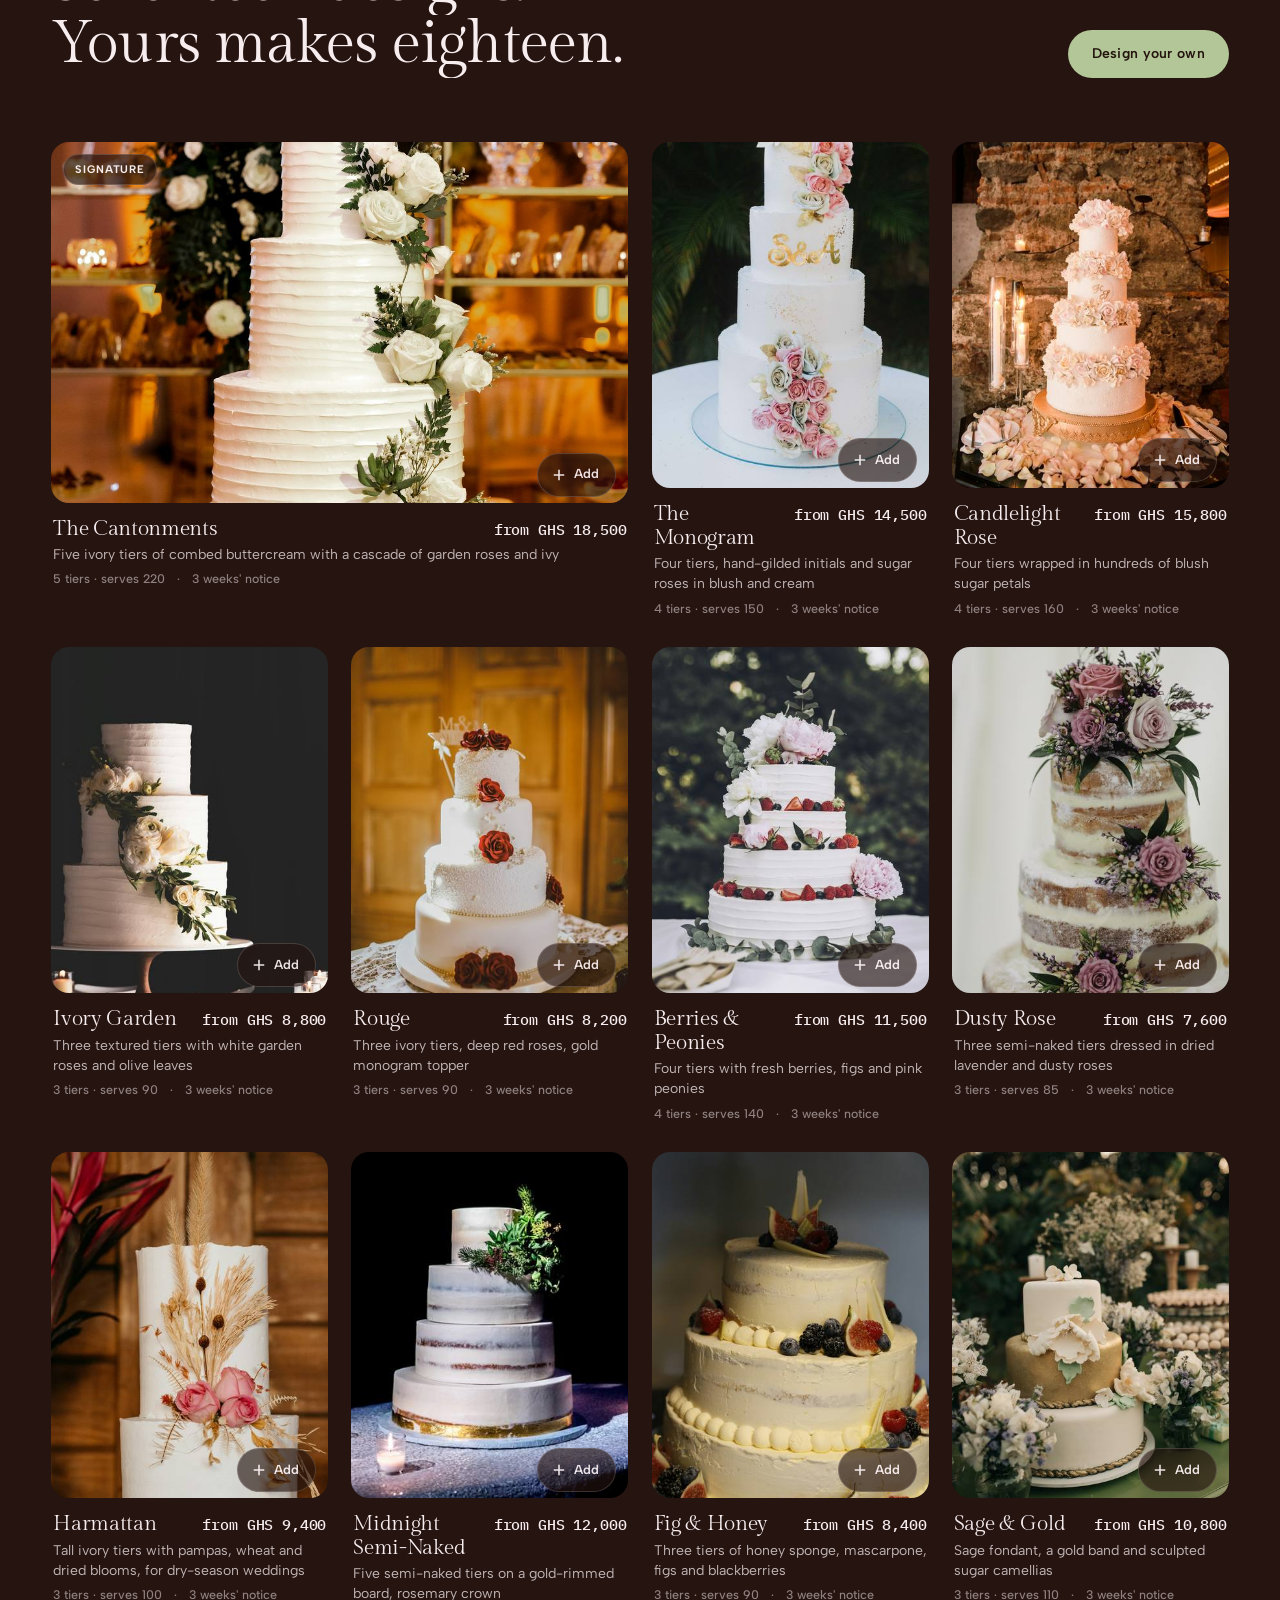
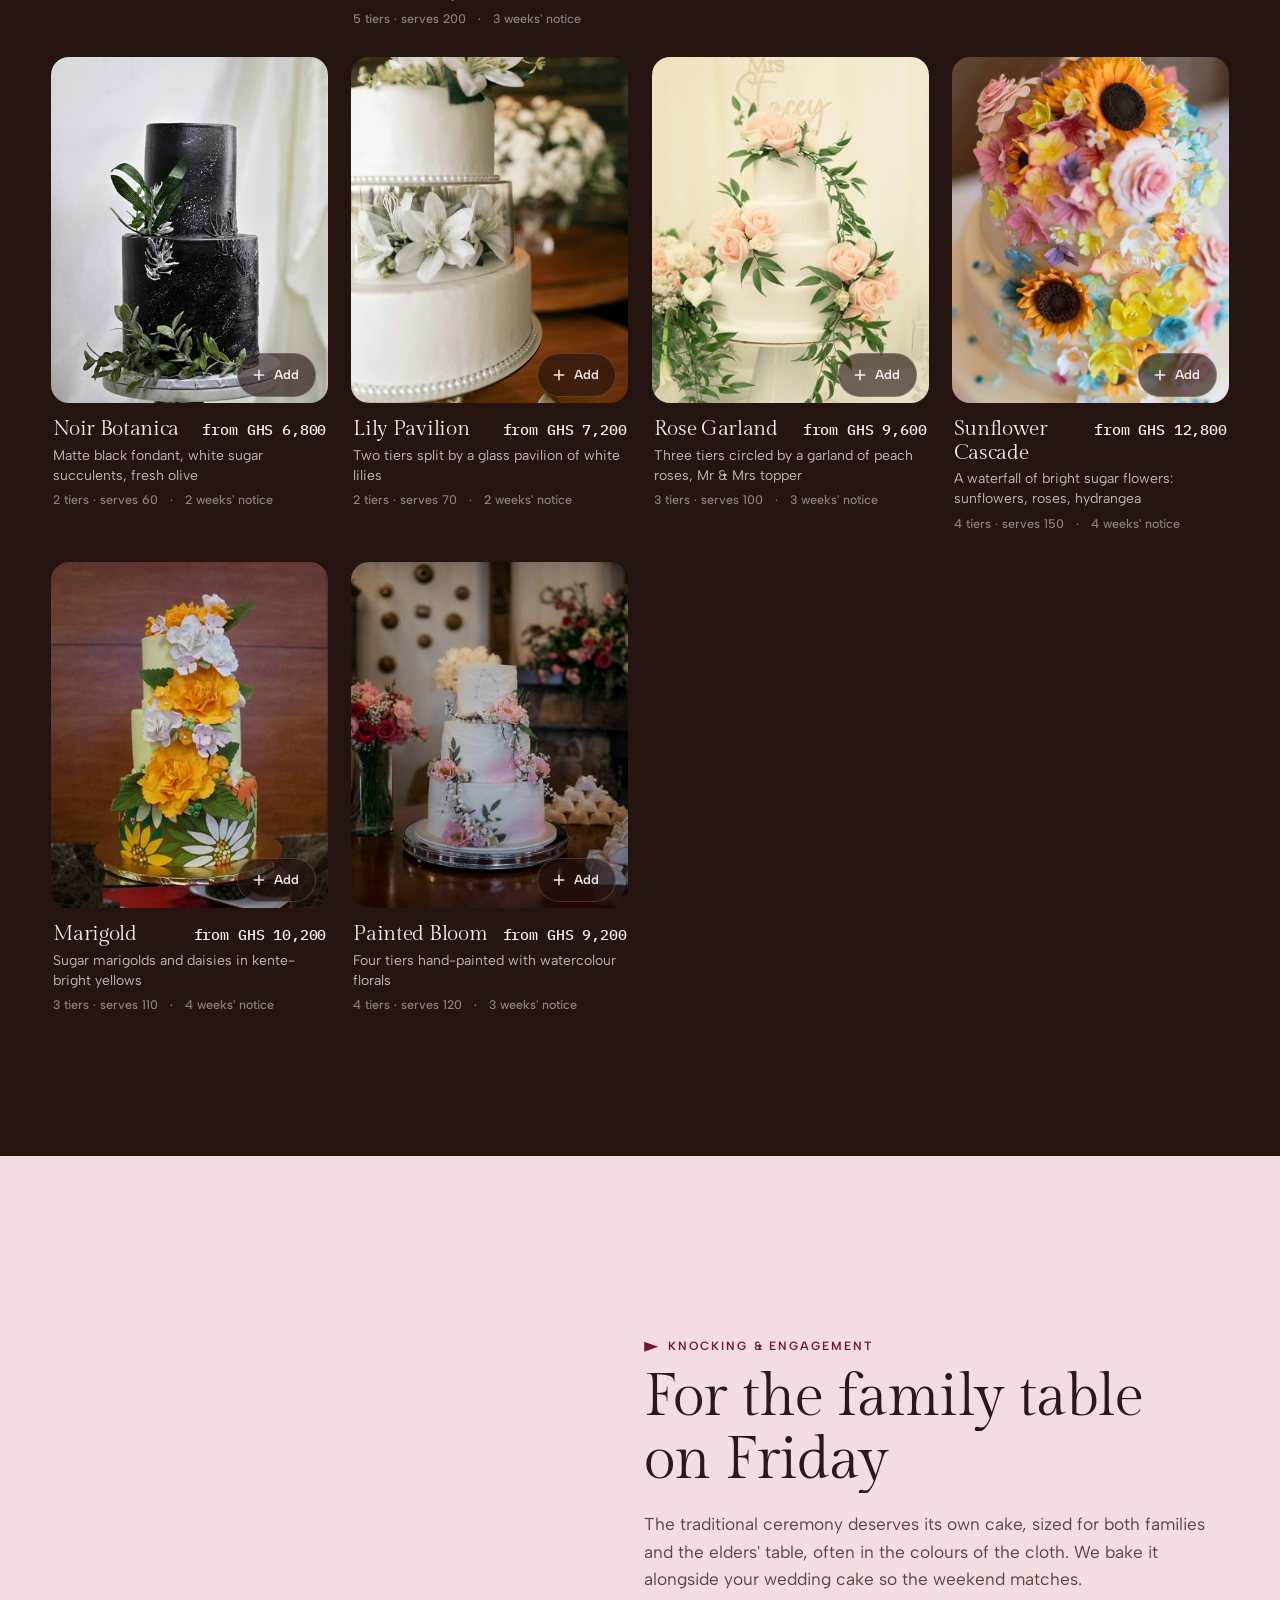
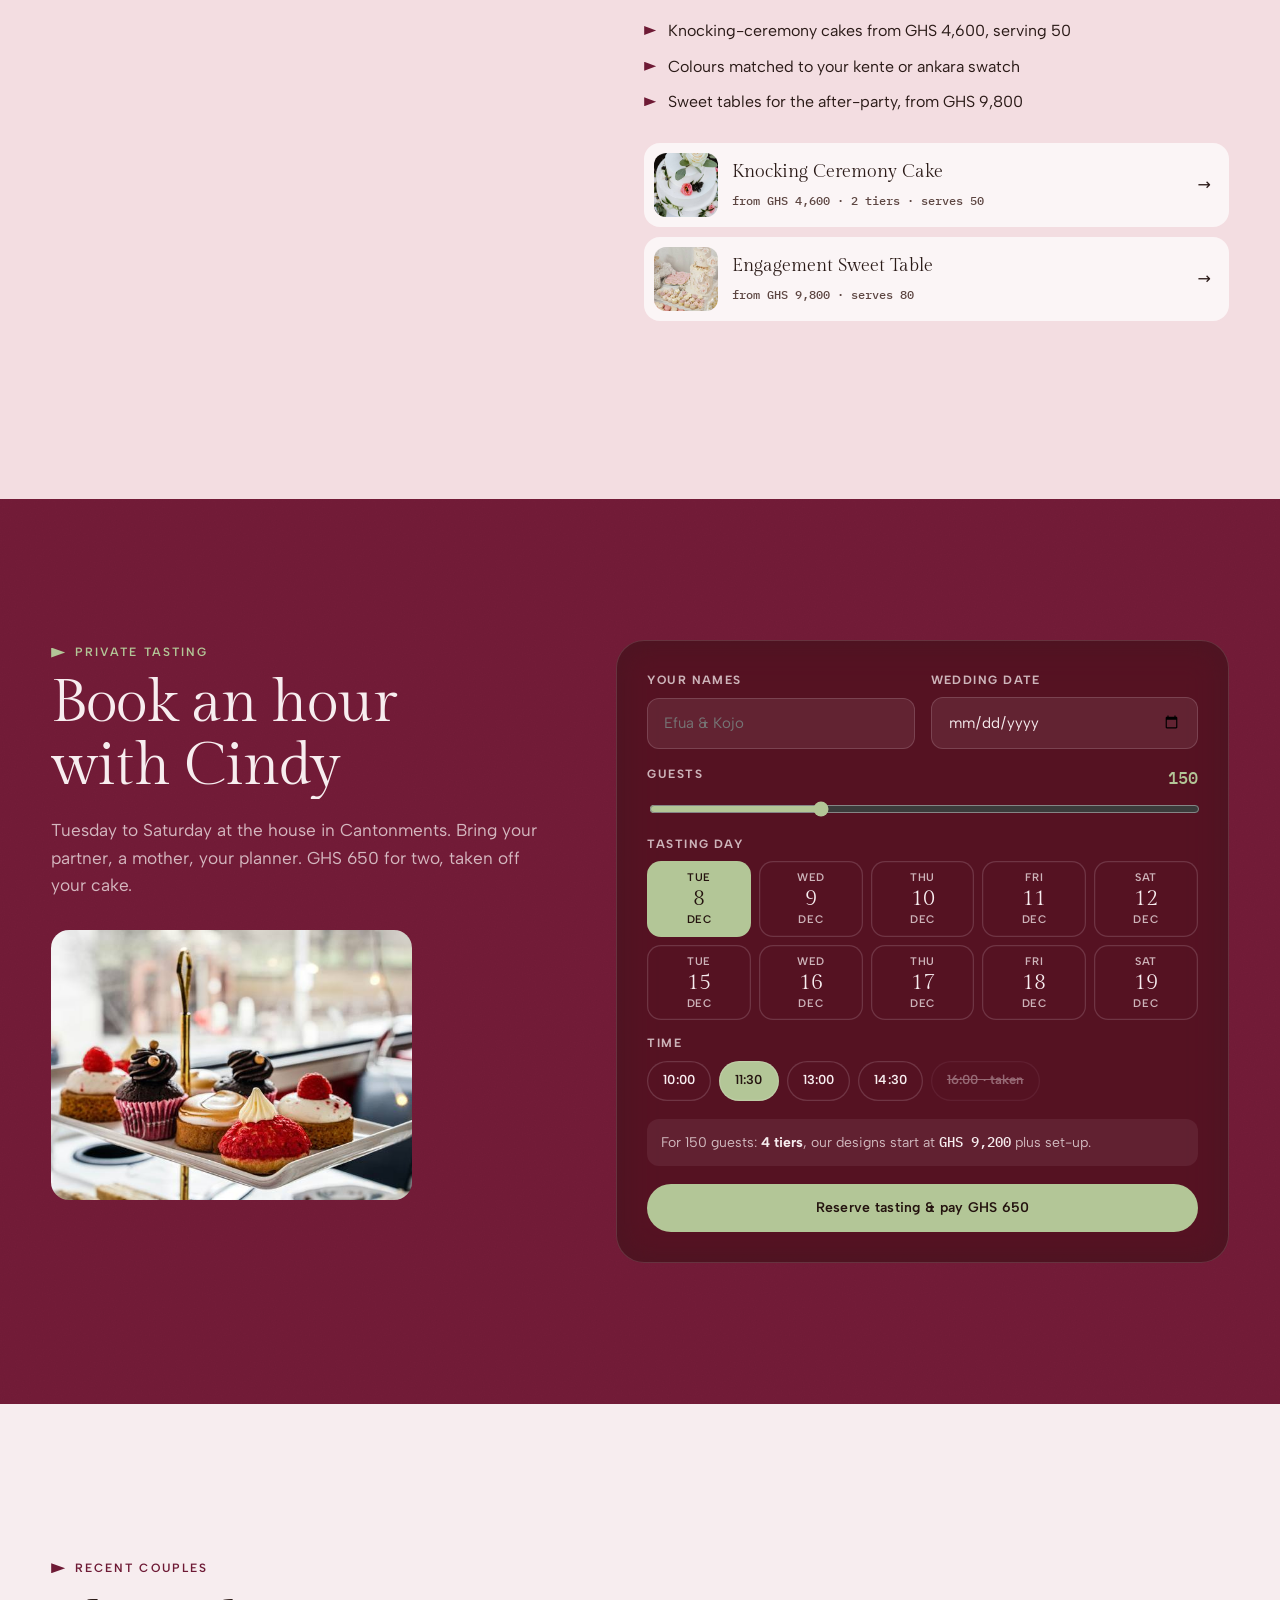
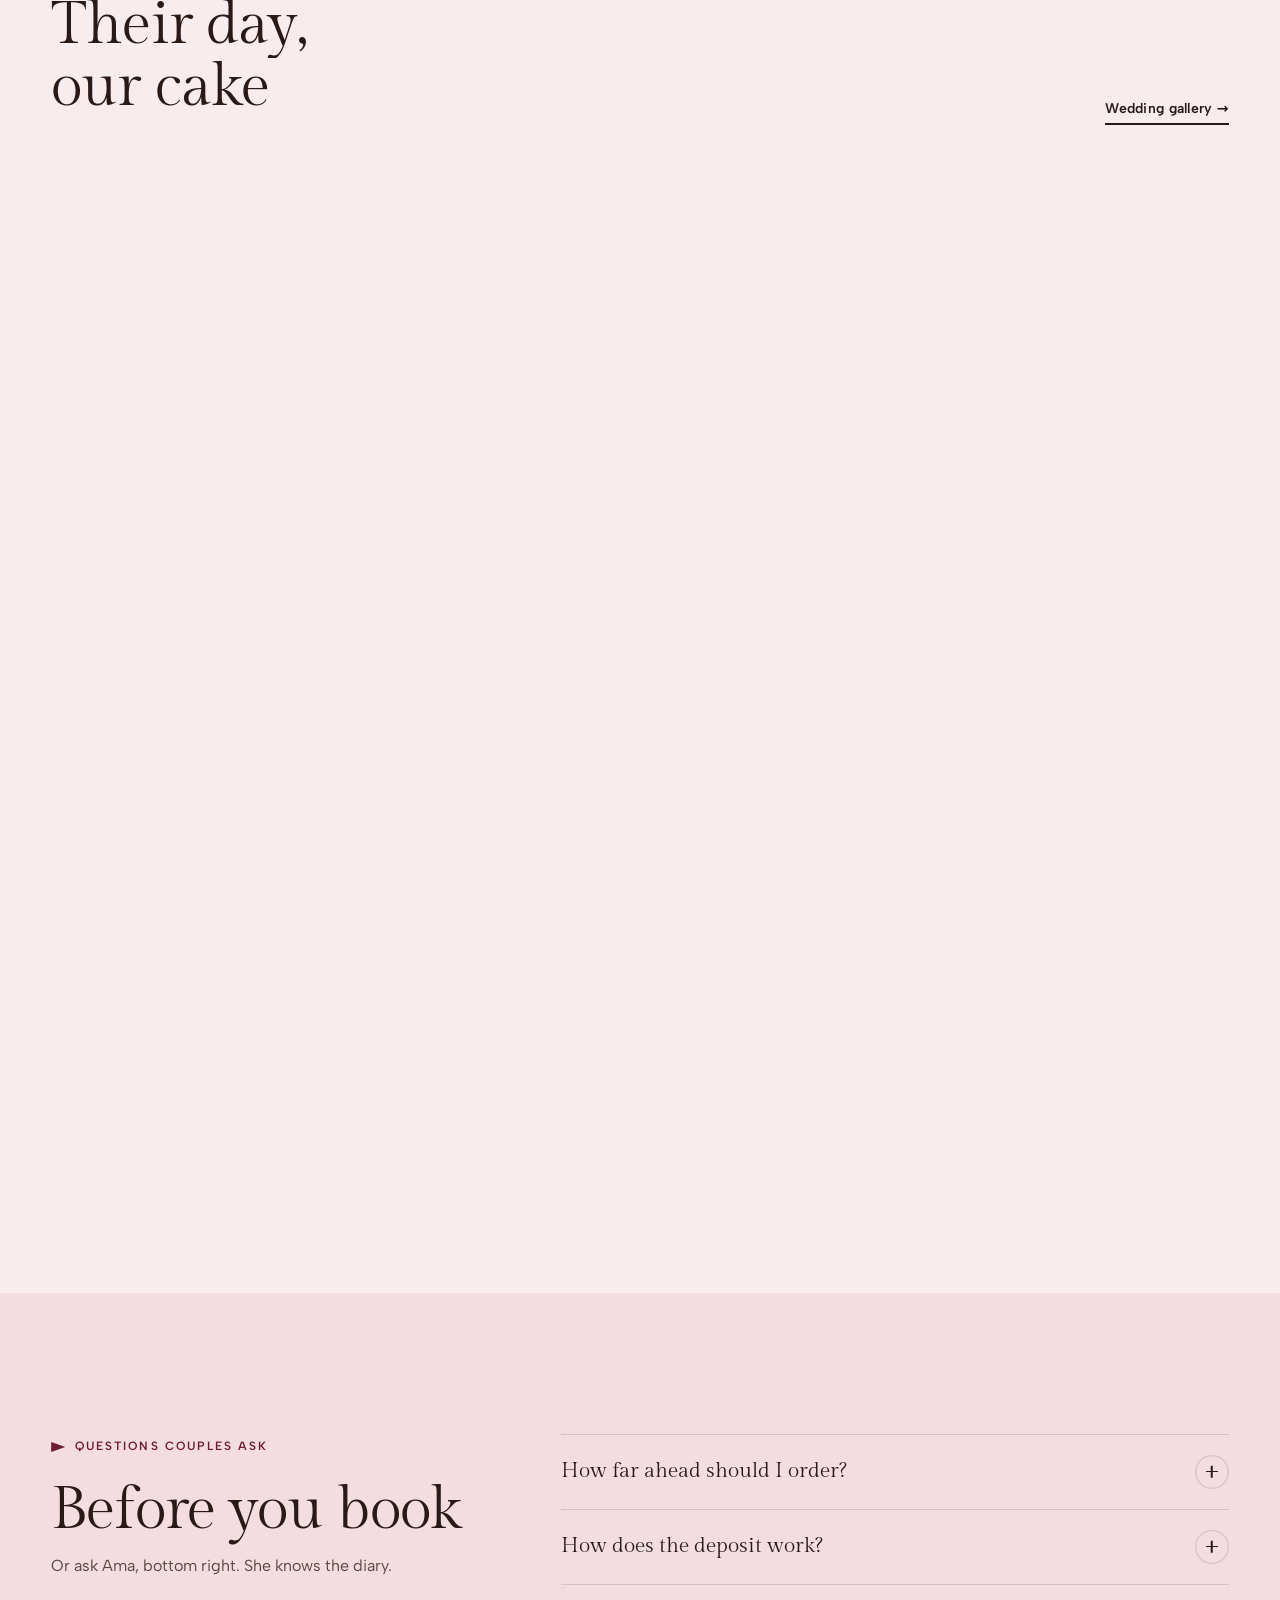
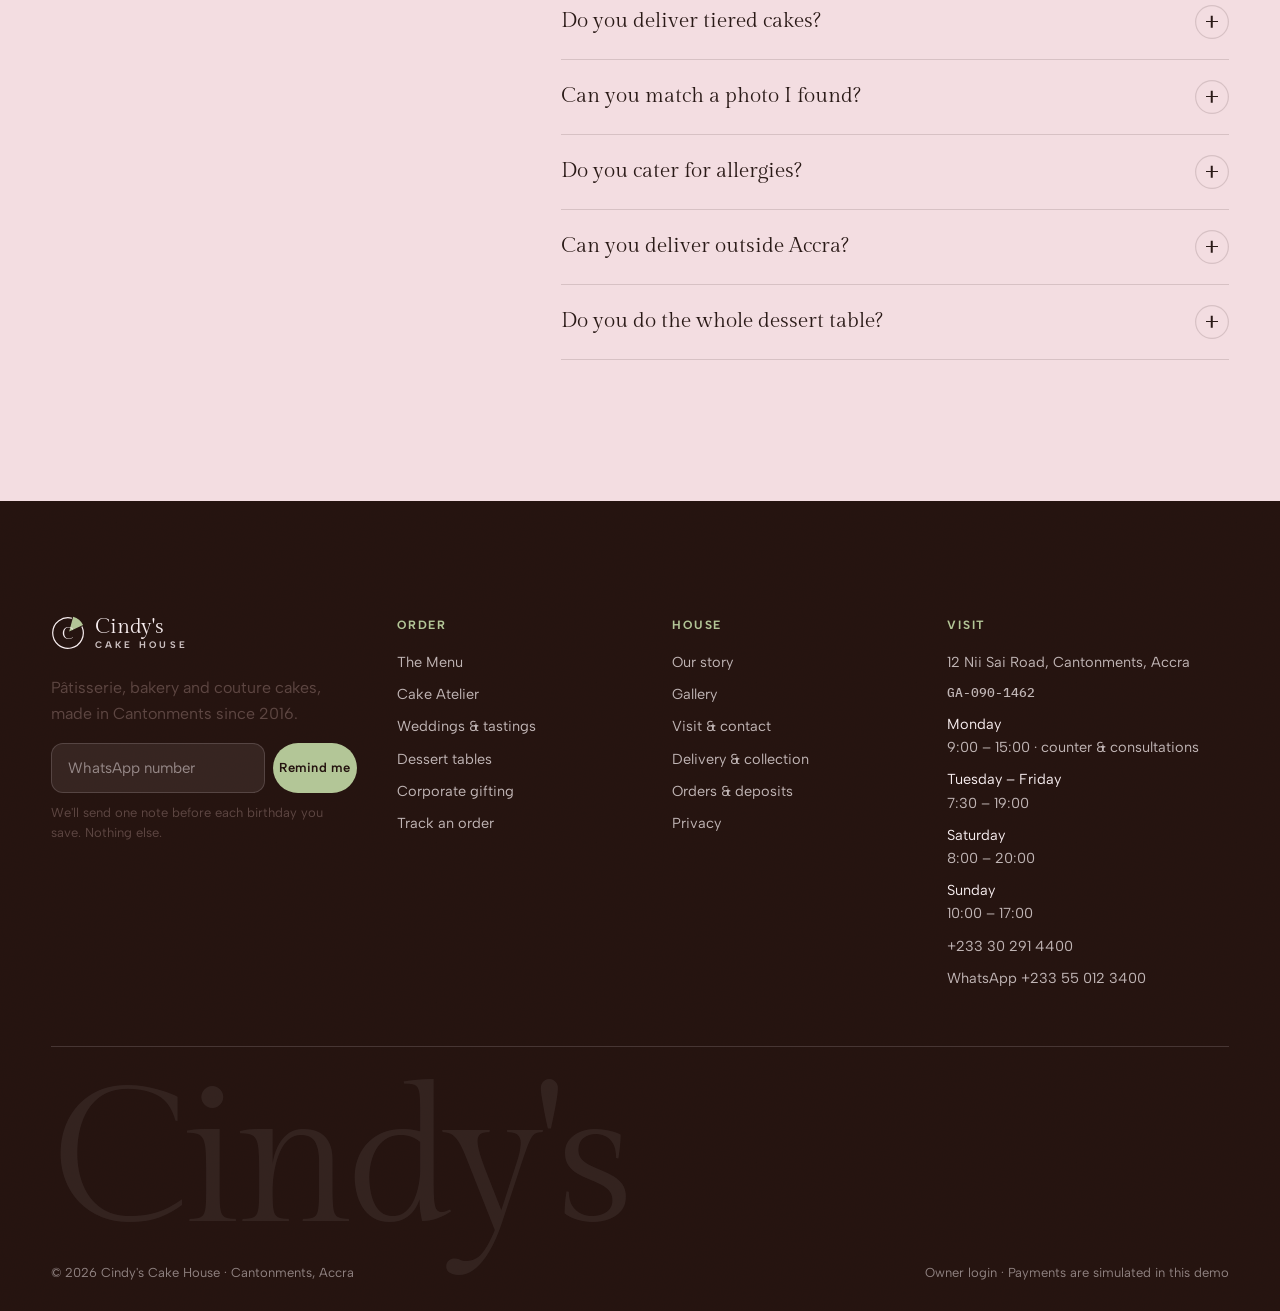
<file: weddings.html>
<!doctype html>
<html lang="en-GB">
<head>
  <meta charset="utf-8">
  <meta name="viewport" content="width=device-width, initial-scale=1">
  <title>Wedding & knocking-ceremony cakes in Accra · Cindy's Cake House</title>
  <meta name="description" content="Tiered wedding cakes from GHS 6,800 and knocking-ceremony cakes from GHS 4,600, delivered and set up anywhere in Accra. Book a private tasting in Cantonments.">
  <meta name="theme-color" content="#24130f">
  <link rel="icon" href="assets/icons/favicon.svg" type="image/svg+xml">
  <link rel="stylesheet" href="assets/css/style.css">
  <link rel="stylesheet" href="assets/css/pages.css">
  <link rel="stylesheet" href="assets/css/inner.css">
</head>
<body data-page="weddings">
<main id="main">
  <section class="phero">
    <div class="phero-bg"><img src="assets/img/full/wed-midnight.jpg" alt="" fetchpriority="high"></div>
    <div class="wrap">
      <nav class="crumbs" aria-label="Breadcrumb"><a href="index.html">Home</a><span>/</span><span>Weddings</span></nav>
      <div class="phero-row">
        <div>
          <h1 class="h1" data-split>Three weddings|a weekend.|Never four.</h1>
          <p class="lede" data-reveal>Every wedding cake leaves the house with two of us beside it. That's why we cap the weekend, and why couples book their tasting first.</p>
        </div>
        <div class="phero-card glass" data-reveal>
          <p class="mono" style="margin:0 0 6px">NEXT OPEN SATURDAYS</p>
          <p style="margin:0;font-size:14.5px" id="satLine"></p>
        </div>
      </div>
    </div>
  </section>

  <section class="section bg-meringue">
    <div class="wrap wd-intro">
      <div>
        <p class="eyebrow" data-reveal>How it works</p>
        <h2 class="h2" data-split>A tasting, a sketch,|a date in the diary</h2>
      </div>
      <ol class="wd-steps">
        <li data-reveal><span class="mono">01</span><h3 class="h4">Taste six sponges with Cindy</h3><p class="muted">An hour at the house, six sponges, four fillings, and a look through the sugar-flower drawer. GHS 650, credited to your cake.</p></li>
        <li data-reveal style="--d:.08s"><span class="mono">02</span><h3 class="h4">Approve a sketch & fixed price</h3><p class="muted">Within 48 hours: a watercolour sketch, tier sizes for your guest count, and one price that won't change.</p></li>
        <li data-reveal style="--d:.16s"><span class="mono">03</span><h3 class="h4">Delivered, stacked, perfect</h3><p class="muted">Tiers travel separately and are stacked at the venue. We stay until the flowers are right, then leave a cutting guide for the caterer.</p></li>
      </ol>
    </div>
  </section>

  <section class="section bg-cocoa grain" id="cakes">
    <div class="wrap">
      <div class="sec-head on-dark"><div><p class="eyebrow">The wedding collection</p><h2 class="h2" data-split>Seventeen designs.|Yours makes eighteen.</h2></div><a class="btn btn-pist" href="atelier.html?from=wedding">Design your own</a></div>
      <div class="pgrid" id="wedGrid"></div>
    </div>
  </section>

  <section class="section bg-blush knock">
    <div class="wrap knock-grid">
      <div class="knock-img" data-reveal="clip"><img src="assets/img/full/eng-couple-black.jpg" alt="A couple in black at their engagement" loading="lazy"></div>
      <div>
        <p class="eyebrow" data-reveal>Knocking & engagement</p>
        <h2 class="h2" data-split>For the family table|on Friday</h2>
        <p class="lede" data-reveal style="margin-top:18px">The traditional ceremony deserves its own cake, sized for both families and the elders' table, often in the colours of the cloth. We bake it alongside your wedding cake so the weekend matches.</p>
        <ul class="tick-list" data-reveal style="margin:24px 0 28px"><li>Knocking-ceremony cakes from GHS 4,600, serving 50</li><li>Colours matched to your kente or ankara swatch</li><li>Sweet tables for the after-party, from GHS 9,800</li></ul>
        <div class="knock-cards" id="knockCards"></div>
      </div>
    </div>
  </section>

  <section class="section bg-sobolo grain" id="tasting">
    <div class="wrap ts-grid on-dark">
      <div>
        <p class="eyebrow">Private tasting</p>
        <h2 class="h2" data-split>Book an hour|with Cindy</h2>
        <p class="lede" style="margin-top:18px" data-reveal>Tuesday to Saturday at the house in Cantonments. Bring your partner, a mother, your planner. GHS 650 for two, taken off your cake.</p>
        <img class="ts-img" src="assets/img/thumb/evt-tasting.jpg" alt="A tasting plate of petits gâteaux" loading="lazy" data-reveal>
      </div>
      <form class="ts-form glass" id="tsForm" novalidate data-reveal>
        <div class="form-grid">
          <label class="field"><span>Your names</span><input class="input" id="tsNames" placeholder="Efua & Kojo" required></label>
          <label class="field"><span>Wedding date</span><input class="input" type="date" id="tsWed"></label>
          <label class="field span-2"><span>Guests <output class="mono" id="tsGOut">150</output></span><input type="range" id="tsGuests" min="40" max="400" step="10" value="150"></label>
        </div>
        <div class="field" style="margin-top:16px"><span>Tasting day</span><div class="ts-days" id="tsDays"></div></div>
        <div class="field" style="margin-top:14px"><span>Time</span><div class="opt-row" id="tsTimes"></div></div>
        <p class="ts-est" id="tsEst"></p>
        <p class="err" id="tsErr" hidden></p>
        <button class="btn btn-pist btn-block" type="submit">Reserve tasting & pay GHS 650</button>
      </form>
    </div>
  </section>

  <section class="section bg-meringue">
    <div class="wrap">
      <div class="sec-head"><div><p class="eyebrow">Recent couples</p><h2 class="h2" data-split>Their day,|our cake</h2></div><a class="link-u" href="gallery.html?tag=weddings">Wedding gallery →</a></div>
      <div class="couples">
        <figure data-reveal="clip"><img src="assets/img/thumb/wed-couple-garden.jpg" alt="A couple embracing beside a wall of roses" loading="lazy"><figcaption>Adwoa & Kwame · Peduase</figcaption></figure>
        <figure data-reveal="clip" style="--d:.06s"><img src="assets/img/thumb/wed-rose-garland.jpg" alt="Rose Garland wedding cake" loading="lazy"><figcaption>Rose Garland · 100 guests</figcaption></figure>
        <figure data-reveal="clip" style="--d:.12s"><img src="assets/img/thumb/wed-bride.jpg" alt="A bride in a beaded gown" loading="lazy"><figcaption>Dzifa · Airport Hills</figcaption></figure>
        <figure data-reveal="clip" style="--d:.18s"><img src="assets/img/thumb/wed-noir-detail.jpg" alt="Black fondant wedding cake with white succulents" loading="lazy"><figcaption>Noir Botanica · close-up</figcaption></figure>
        <figure data-reveal="clip" style="--d:.24s"><img src="assets/img/thumb/wed-beach.jpg" alt="A couple on the beach" loading="lazy"><figcaption>Selorm & Eli · Labadi</figcaption></figure>
        <figure data-reveal="clip" style="--d:.3s"><img src="assets/img/thumb/wed-sunflower.jpg" alt="Sunflower Cascade wedding cake" loading="lazy"><figcaption>Sunflower Cascade · 150 guests</figcaption></figure>
      </div>
    </div>
  </section>

  <section class="section bg-blush">
    <div class="wrap faq-grid">
      <div><p class="eyebrow">Questions couples ask</p><h2 class="h2" style="margin-top:12px">Before you book</h2><p class="muted" style="margin-top:14px">Or ask Ama, bottom right. She knows the diary.</p></div>
      <div class="faq" id="faq"></div>
    </div>
  </section>
  <div data-footer></div>
</main>
<script src="assets/vendor/gsap.min.js"></script>
<script src="assets/vendor/ScrollTrigger.min.js"></script>
<script src="assets/vendor/lenis.min.js"></script>
<script src="assets/js/data.js"></script>
<script src="assets/js/store.js"></script>
<script src="assets/js/site.js"></script>
<script src="assets/js/concierge.js"></script>
<script src="assets/js/inner.js"></script>
</body>
</html>
</file>
<file: assets/css/style.css>
/* ==========================================================================
   Cindy's Cake House: design system
   Palette: cocoa (Ghana chocolate), sobolo (hibiscus wine), meringue,
   sugar-rose blush, pistachio. Type: Gilda Display / Albert Sans / IBM Plex Mono.
   Signature motif: the slice, a diagonal knife cut used for the intro,
   page transitions, slideshow wipes and the small wedge marks.
   ========================================================================== */
@font-face { font-family: "Gilda Display"; src: url("../fonts/gilda-display-400.woff2") format("woff2"); font-weight: 400; font-display: swap; }
@font-face { font-family: "Albert Sans"; src: url("../fonts/albert-sans-var.woff2") format("woff2"); font-weight: 100 900; font-display: swap; }
@font-face { font-family: "Albert Sans"; src: url("../fonts/albert-sans-var-italic.woff2") format("woff2"); font-weight: 100 900; font-style: italic; font-display: swap; }
@font-face { font-family: "IBM Plex Mono"; src: url("../fonts/ibm-plex-mono-400.woff2") format("woff2"); font-weight: 400; font-display: swap; }
@font-face { font-family: "IBM Plex Mono"; src: url("../fonts/ibm-plex-mono-500.woff2") format("woff2"); font-weight: 500; font-display: swap; }

:root {
  --cocoa: #24130f;
  --cocoa-2: #321b16;
  --cocoa-3: #43271f;
  --sobolo: #6e1a35;
  --sobolo-2: #57122a;
  --sobolo-3: #8a2747;
  --meringue: #f7edef;
  --meringue-2: #efe0e3;
  --blush: #ebc9cf;
  --blush-2: #f3dde1;
  --pistachio: #b3c697;
  --pistachio-2: #8fa572;
  --ink: #2a1a17;
  --ink-2: #5d4642;
  --ink-3: #8a706b;
  --line: rgba(42, 26, 23, 0.14);
  --line-dark: rgba(247, 237, 239, 0.16);
  --on-dark: #f7edef;
  --on-dark-2: rgba(247, 237, 239, 0.74);
  --on-dark-3: rgba(247, 237, 239, 0.5);
  --glass-dark: rgba(36, 19, 15, 0.52);
  --glass-light: rgba(247, 237, 239, 0.62);

  --f-display: "Gilda Display", "Didot", Georgia, serif;
  --f-body: "Albert Sans", "Segoe UI", system-ui, sans-serif;
  --f-mono: "IBM Plex Mono", ui-monospace, Consolas, monospace;

  --ease: cubic-bezier(0.22, 1, 0.36, 1);
  --ease-io: cubic-bezier(0.76, 0, 0.24, 1);
  --r-sm: 12px;
  --r: 18px;
  --r-lg: 28px;
  --gutter: clamp(16px, 4vw, 56px);
  --max: 1320px;
  --nav-h: 72px;
  --grain: url("data:image/svg+xml;utf8,<svg xmlns='http://www.w3.org/2000/svg' width='160' height='160'><filter id='n'><feTurbulence type='fractalNoise' baseFrequency='.85' numOctaves='2' stitchTiles='stitch'/><feColorMatrix values='0 0 0 0 1  0 0 0 0 1  0 0 0 0 1  0 0 0 .07 0'/></filter><rect width='100%' height='100%' filter='url(%23n)'/></svg>");
}

*, *::before, *::after { box-sizing: border-box; }
html { -webkit-text-size-adjust: 100%; scroll-behavior: auto; overflow-x: clip; }
html.lenis, html.lenis body { height: auto; }
.lenis.lenis-smooth { scroll-behavior: auto !important; }
.lenis.lenis-stopped { overflow: hidden; }
body {
  margin: 0;
  font-family: var(--f-body);
  font-size: 16px;
  line-height: 1.6;
  color: var(--ink);
  background: var(--meringue);
  overflow-x: clip;
  -webkit-font-smoothing: antialiased;
  text-rendering: optimizeLegibility;
}
body.is-locked { overflow: hidden; }
img { display: block; max-width: 100%; height: auto; }
a { color: inherit; text-decoration: none; }
button { font: inherit; color: inherit; background: none; border: 0; cursor: pointer; padding: 0; }
input, select, textarea { font: inherit; color: inherit; }
::selection { background: var(--sobolo); color: var(--meringue); }
:focus-visible { outline: 2px solid var(--pistachio-2); outline-offset: 3px; border-radius: 6px; }
[hidden] { display: none !important; }
.sr-only { position: absolute; width: 1px; height: 1px; overflow: hidden; clip: rect(0 0 0 0); white-space: nowrap; }
.skip { position: fixed; left: 12px; top: -60px; z-index: 999; background: var(--pistachio); color: var(--cocoa); padding: 10px 16px; border-radius: 999px; font-weight: 600; }
.skip:focus { top: 12px; }

/* ---------- Type ---------- */
.display, h1, h2, h3, .h1, .h2, .h3 { font-family: var(--f-display); font-weight: 400; margin: 0; letter-spacing: -0.015em; }
.h-hero { font-family: var(--f-display); font-size: clamp(3.1rem, 9.2vw, 9rem); line-height: 0.9; letter-spacing: -0.03em; margin: 0; }
.h1, h1 { font-size: clamp(2.6rem, 6.4vw, 6rem); line-height: 0.96; }
.h2, h2 { font-size: clamp(2.1rem, 4.6vw, 4.1rem); line-height: 1; }
.h3, h3 { font-size: clamp(1.45rem, 2.2vw, 2rem); line-height: 1.12; }
.h4 { font-family: var(--f-display); font-size: 1.35rem; line-height: 1.15; margin: 0; font-weight: 400; }
p { margin: 0 0 1em; }
.lede { font-size: clamp(1.06rem, 1.35vw, 1.26rem); line-height: 1.6; color: var(--ink-2); max-width: 58ch; }
.on-dark .lede, .lede.on-dark { color: var(--on-dark-2); }
.mono { font-family: var(--f-mono); font-weight: 500; letter-spacing: 0; }
.eyebrow {
  display: inline-flex; align-items: center; gap: 10px;
  font-size: 12px; font-weight: 600; letter-spacing: 0.17em; text-transform: uppercase;
  color: var(--sobolo);
}
.eyebrow::before { content: ""; width: 14px; height: 10px; background: currentColor; clip-path: polygon(0 0, 100% 50%, 0 100%); flex: none; }
.on-dark .eyebrow, .eyebrow.on-dark, .glass .eyebrow, .bg-cocoa .eyebrow, .bg-sobolo .eyebrow, .bg-photo .eyebrow { color: var(--pistachio); }
.muted { color: var(--ink-2); }
.on-dark .muted, .glass .muted, .bg-cocoa .muted, .bg-sobolo .muted { color: var(--on-dark-2); }
.glass-light .muted { color: var(--ink-2); }
.price { font-family: var(--f-mono); font-weight: 500; font-size: 0.95rem; letter-spacing: -0.01em; white-space: nowrap; }
.tnum { font-variant-numeric: tabular-nums; }

/* ---------- Layout ---------- */
.wrap { width: 100%; max-width: var(--max); margin: 0 auto; padding: 0 var(--gutter); }
.wrap-wide { width: 100%; max-width: 1560px; margin: 0 auto; padding: 0 var(--gutter); }
.section { position: relative; padding: clamp(80px, 11vw, 160px) 0; }
.section-sm { position: relative; padding: clamp(56px, 7vw, 96px) 0; }
.bg-cocoa { background: var(--cocoa); color: var(--on-dark); }
.bg-cocoa-2 { background: var(--cocoa-2); color: var(--on-dark); }
.bg-sobolo { background: var(--sobolo); color: var(--on-dark); }
.bg-meringue { background: var(--meringue); color: var(--ink); }
.bg-blush { background: var(--blush-2); color: var(--ink); }
.bg-pistachio { background: #dfe7d2; color: var(--ink); }
.bg-cocoa, .bg-cocoa-2, .bg-sobolo { --line: var(--line-dark); }
.grain::after { content: ""; position: absolute; inset: 0; background-image: var(--grain); pointer-events: none; mix-blend-mode: overlay; opacity: 0.9; }
.grain > * { position: relative; z-index: 1; }
.on-dark { color: var(--on-dark); }
.sec-head { display: grid; grid-template-columns: minmax(0, 1fr) auto; align-items: end; gap: 24px 48px; margin-bottom: clamp(36px, 5vw, 64px); }
.sec-head .eyebrow { margin-bottom: 18px; }
.sec-head p { margin: 14px 0 0; }

/* bg photo sections */
.bg-photo { position: relative; color: var(--on-dark); overflow: hidden; }
.bg-photo > .bg-img { position: absolute; inset: -8% 0; z-index: 0; }
.bg-photo > .bg-img img { width: 100%; height: 100%; object-fit: cover; }
.bg-photo > .bg-img::after { content: ""; position: absolute; inset: 0; background: linear-gradient(180deg, rgba(36, 19, 15, 0.55), rgba(36, 19, 15, 0.82)); }
.bg-photo > .wrap, .bg-photo > .wrap-wide { position: relative; z-index: 1; }

/* ---------- Buttons ---------- */
.btn {
  --bg: var(--sobolo); --fg: var(--meringue);
  position: relative; display: inline-flex; align-items: center; justify-content: center; gap: 10px;
  min-height: 48px; padding: 13px 24px; border-radius: 999px;
  background: var(--bg); color: var(--fg);
  font-size: 14px; font-weight: 600; letter-spacing: 0.02em; line-height: 1.1;
  transition: transform 0.5s var(--ease), background 0.3s, color 0.3s, box-shadow 0.4s;
  overflow: hidden; isolation: isolate; white-space: nowrap;
}
.btn::before { content: ""; position: absolute; inset: 0; background: var(--hover, var(--sobolo-3)); transform: translateY(101%); transition: transform 0.5s var(--ease); z-index: -1; border-radius: inherit; }
.btn:hover::before { transform: translateY(0); }
.btn:hover { transform: translateY(-1px); }
.btn:active { transform: translateY(1px) scale(0.99); }
.btn .arr { width: 16px; height: 10px; flex: none; }
.btn-pist { --bg: var(--pistachio); --fg: var(--cocoa); --hover: #c6d6af; }
.btn-light { --bg: var(--meringue); --fg: var(--cocoa); --hover: #fff; }
.btn-ghost { --bg: transparent; --fg: currentColor; --hover: rgba(42, 26, 23, 0.07); box-shadow: inset 0 0 0 1.5px currentColor; }
.on-dark .btn-ghost, .btn-ghost.on-dark { --hover: rgba(247, 237, 239, 0.1); }
.btn-sm { min-height: 40px; padding: 9px 18px; font-size: 13px; }
.btn-block { width: 100%; }
.btn[disabled] { opacity: 0.45; pointer-events: none; }
.link-u { position: relative; font-weight: 600; font-size: 14px; letter-spacing: 0.02em; display: inline-flex; align-items: center; gap: 8px; }
.link-u::after { content: ""; position: absolute; left: 0; right: 0; bottom: -4px; height: 1.5px; background: currentColor; transform-origin: right; transition: transform 0.5s var(--ease); }
.link-u:hover::after { transform: scaleX(0); }
.icon-btn { width: 44px; height: 44px; display: inline-grid; place-items: center; border-radius: 50%; transition: background 0.3s; }
.icon-btn:hover { background: rgba(247, 237, 239, 0.12); }
.chip {
  display: inline-flex; align-items: center; gap: 8px; min-height: 40px; padding: 8px 16px; border-radius: 999px;
  font-size: 13px; font-weight: 600; letter-spacing: 0.01em; box-shadow: inset 0 0 0 1.25px var(--line); transition: background 0.3s, color 0.3s, box-shadow 0.3s; white-space: nowrap;
}
.chip:hover { box-shadow: inset 0 0 0 1.25px currentColor; }
.chip.is-on { background: var(--cocoa); color: var(--meringue); box-shadow: none; }
.on-dark .chip.is-on, .bg-cocoa .chip.is-on, .bg-sobolo .chip.is-on { background: var(--pistachio); color: var(--cocoa); }
.chip .n { font-family: var(--f-mono); font-size: 11px; opacity: 0.7; }

/* ---------- Glass ---------- */
.glass { background: var(--glass-dark); -webkit-backdrop-filter: blur(18px) saturate(1.4); backdrop-filter: blur(18px) saturate(1.4); border: 1px solid rgba(247, 237, 239, 0.14); color: var(--on-dark); }
.glass-light { background: var(--glass-light); -webkit-backdrop-filter: blur(18px) saturate(1.5); backdrop-filter: blur(18px) saturate(1.5); border: 1px solid rgba(255, 255, 255, 0.5); color: var(--ink); }

/* ---------- Navigation ---------- */
.nav {
  position: fixed; top: 14px; left: 50%; z-index: 80; transform: translateX(-50%);
  width: min(calc(100% - 24px), 1400px); height: 64px;
  display: flex; align-items: center; gap: 12px; padding: 0 10px 0 18px; border-radius: 999px;
  background: rgba(36, 19, 15, 0.58); -webkit-backdrop-filter: blur(20px) saturate(1.5); backdrop-filter: blur(20px) saturate(1.5);
  border: 1px solid rgba(247, 237, 239, 0.14); color: var(--on-dark);
  box-shadow: 0 10px 40px -18px rgba(20, 8, 6, 0.6);
}
.brand { display: inline-flex; align-items: center; gap: 10px; flex: none; }
.brand svg { width: 34px; height: 34px; }
.brand-word { display: grid; line-height: 1; }
.brand-word b { font-family: var(--f-display); font-weight: 400; font-size: 1.32rem; letter-spacing: -0.01em; }
.brand-word small { font-size: 9.5px; font-weight: 700; letter-spacing: 0.32em; text-transform: uppercase; opacity: 0.8; margin-top: 3px; }
.nav-links { display: flex; align-items: center; gap: 2px; margin: 0 auto; list-style: none; padding: 0; }
.nav-links a { position: relative; display: block; padding: 10px 14px; border-radius: 999px; font-size: 13.5px; font-weight: 600; letter-spacing: 0.02em; color: var(--on-dark-2); transition: color 0.3s, background 0.3s; }
.nav-links a:hover { color: var(--on-dark); background: rgba(247, 237, 239, 0.07); }
.nav-links a[aria-current="page"] { color: var(--on-dark); }
.nav-links a[aria-current="page"]::after { content: ""; position: absolute; left: 50%; bottom: 3px; width: 5px; height: 5px; margin-left: -2.5px; border-radius: 50%; background: var(--pistachio); }
.nav-actions { display: flex; align-items: center; gap: 6px; flex: none; }
.cart-btn { position: relative; }
.cart-count { position: absolute; top: 4px; right: 2px; min-width: 18px; height: 18px; padding: 0 5px; border-radius: 9px; background: var(--pistachio); color: var(--cocoa); font: 600 10.5px/18px var(--f-mono); text-align: center; transform: scale(0); transition: transform 0.4s var(--ease); }
.cart-count.has { transform: scale(1); }
.cart-count.bump { animation: bump 0.5s var(--ease); }
@keyframes bump { 40% { transform: scale(1.45); } }
.nav-cta { margin-left: 4px; }
.menu-btn { display: none; }
.menu-btn span { display: block; width: 20px; height: 1.6px; background: currentColor; margin: 5px auto; transition: transform 0.4s var(--ease); }

/* mobile menu */
.mnav { position: fixed; inset: 0; z-index: 79; background: var(--sobolo); color: var(--on-dark); padding: 110px var(--gutter) 40px; display: flex; flex-direction: column; clip-path: polygon(0 0, 100% 0, 100% 0, 0 0); transition: clip-path 0.8s var(--ease-io); visibility: hidden; overflow-y: auto; }
.mnav.is-open { clip-path: polygon(0 0, 100% 0, 100% 100%, 0 100%); visibility: visible; }
.mnav ol { list-style: none; margin: 0; padding: 0; counter-reset: m; }
.mnav li a { display: flex; align-items: baseline; justify-content: space-between; gap: 16px; padding: 10px 0; border-bottom: 1px solid var(--line-dark); font-family: var(--f-display); font-size: clamp(2rem, 9vw, 3rem); line-height: 1.1; }
.mnav li a small { font-family: var(--f-body); font-size: 12px; font-weight: 600; letter-spacing: 0.14em; text-transform: uppercase; color: var(--on-dark-3); }
.mnav li a[aria-current="page"] { color: var(--pistachio); }
.mnav-foot { margin-top: auto; padding-top: 28px; display: grid; gap: 14px; font-size: 14px; color: var(--on-dark-2); }

/* ---------- Product card ---------- */
.pgrid { display: grid; grid-template-columns: repeat(4, minmax(0, 1fr)); gap: clamp(18px, 2.2vw, 32px) clamp(14px, 1.8vw, 26px); }
.pcard { position: relative; display: flex; flex-direction: column; min-width: 0; }
.pcard-fig { position: relative; }
.pcard-media { position: relative; aspect-ratio: 4 / 5; border-radius: var(--r); overflow: hidden; background: var(--meringue-2); }
.pcard-media img { width: 100%; height: 100%; object-fit: cover; transition: transform 1.1s var(--ease), filter 0.6s; }
.pcard:hover .pcard-media img { transform: scale(1.06); }
.pcard-badge { position: absolute; top: 12px; left: 12px; padding: 6px 11px; border-radius: 999px; font-size: 11px; font-weight: 700; letter-spacing: 0.08em; text-transform: uppercase; }
/* cards use tinted pills, not backdrop blur: 100+ blurred layers would make scrolling stutter */
.pcard .glass { -webkit-backdrop-filter: none; backdrop-filter: none; background: rgba(36, 19, 15, 0.66); border-color: rgba(247, 237, 239, 0.18); }
.pcard-add { position: absolute; right: 12px; bottom: 12px; display: inline-flex; align-items: center; gap: 8px; height: 44px; padding: 0 16px 0 14px; border-radius: 999px; font-size: 13px; font-weight: 600; transform: translateY(6px); opacity: 0.94; transition: transform 0.5s var(--ease), background 0.3s, opacity 0.3s; }
.pcard-add svg { width: 14px; height: 14px; }
.pcard:hover .pcard-add, .pcard-add:focus-visible { transform: translateY(0); opacity: 1; }
.pcard-add:hover { background: var(--pistachio); color: var(--cocoa); }
.pcard-body { padding: 14px 2px 0; display: grid; grid-template-columns: minmax(0, 1fr); gap: 4px; }
.pcard-title { display: flex; justify-content: space-between; align-items: baseline; gap: 12px; }
.pcard-title h3 { font-size: 1.3rem; line-height: 1.15; }
.pcard-line { font-size: 14px; line-height: 1.45; color: var(--ink-2); margin: 0; display: -webkit-box; -webkit-line-clamp: 2; -webkit-box-orient: vertical; overflow: hidden; }
.pcard-meta { display: flex; flex-wrap: wrap; gap: 4px 12px; font-size: 12.5px; color: var(--ink-3); font-weight: 500; }
.pcard-meta .lead::before { content: "·"; margin-right: 12px; }
.on-dark .pcard-line, .bg-cocoa .pcard-line, .bg-sobolo .pcard-line { color: var(--on-dark-2); }
.on-dark .pcard-meta, .bg-cocoa .pcard-meta, .bg-sobolo .pcard-meta { color: var(--on-dark-3); }
.bg-cocoa .pcard-media, .bg-sobolo .pcard-media { background: var(--cocoa-3); }
.pcard.is-wide { grid-column: span 2; }
.pcard.is-wide .pcard-media { aspect-ratio: 8 / 5; }

/* ---------- Image chips used inline in copy ---------- */
.ichip { display: inline-block; width: 1.9em; height: 0.92em; border-radius: 999px; overflow: hidden; vertical-align: -0.04em; margin: 0 0.06em; }
.ichip img { width: 100%; height: 100%; object-fit: cover; }

/* ---------- Forms ---------- */
.field { display: grid; gap: 7px; }
.field > span, .label { font-size: 12px; font-weight: 700; letter-spacing: 0.12em; text-transform: uppercase; color: var(--ink-2); }
.on-dark .field > span, .bg-cocoa .field > span { color: var(--on-dark-2); }
.input, .select, .textarea {
  width: 100%; min-height: 50px; padding: 12px 16px; border-radius: var(--r-sm); background: #fff; border: 1.25px solid var(--line); color: var(--ink); font-size: 15px;
  transition: border-color 0.3s, box-shadow 0.3s;
}
.textarea { min-height: 110px; resize: vertical; line-height: 1.5; }
.select { appearance: none; background-image: url("data:image/svg+xml;utf8,<svg xmlns='http://www.w3.org/2000/svg' width='12' height='8'><path d='M1 1l5 5 5-5' fill='none' stroke='%232a1a17' stroke-width='1.6'/></svg>"); background-repeat: no-repeat; background-position: right 16px center; padding-right: 40px; }
.input:focus, .select:focus, .textarea:focus { outline: none; border-color: var(--sobolo); box-shadow: 0 0 0 4px rgba(110, 26, 53, 0.12); }
.input.is-bad, .select.is-bad { border-color: #b3261e; box-shadow: 0 0 0 4px rgba(179, 38, 30, 0.1); }
.err { font-size: 13px; color: #b3261e; font-weight: 500; }
.form-grid { display: grid; grid-template-columns: repeat(2, minmax(0, 1fr)); gap: 16px; }
.form-grid .span-2 { grid-column: span 2; }
.choice { position: relative; display: flex; gap: 12px; align-items: flex-start; padding: 16px; border-radius: var(--r-sm); border: 1.25px solid var(--line); background: #fff; cursor: pointer; transition: border-color 0.3s, box-shadow 0.3s, background 0.3s; }
.choice input { position: absolute; opacity: 0; pointer-events: none; }
.choice .dot { flex: none; width: 20px; height: 20px; border-radius: 50%; border: 1.5px solid var(--ink-3); margin-top: 2px; display: grid; place-items: center; transition: border-color 0.3s; }
.choice .dot::after { content: ""; width: 10px; height: 10px; border-radius: 50%; background: var(--sobolo); transform: scale(0); transition: transform 0.35s var(--ease); }
.choice:has(input:checked) { border-color: var(--sobolo); box-shadow: 0 0 0 3px rgba(110, 26, 53, 0.1); }
.choice:has(input:checked) .dot { border-color: var(--sobolo); }
.choice:has(input:checked) .dot::after { transform: scale(1); }
.choice:has(input:focus-visible) { outline: 2px solid var(--pistachio-2); outline-offset: 2px; }
.choice b { display: block; font-size: 15px; }
.choice small { display: block; color: var(--ink-2); font-size: 13px; line-height: 1.45; }
.choice .end { margin-left: auto; text-align: right; }

/* ---------- Drawer (cart + quick view) ---------- */
.scrim { position: fixed; inset: 0; z-index: 90; background: rgba(36, 19, 15, 0.42); -webkit-backdrop-filter: blur(6px); backdrop-filter: blur(6px); opacity: 0; visibility: hidden; transition: opacity 0.5s, visibility 0.5s; }
.scrim.is-open { opacity: 1; visibility: visible; }
.drawer {
  position: fixed; top: 10px; right: 10px; bottom: 10px; z-index: 91; width: min(460px, calc(100% - 20px));
  display: flex; flex-direction: column; border-radius: var(--r-lg); overflow: hidden;
  background: rgba(247, 237, 239, 0.86); -webkit-backdrop-filter: blur(24px) saturate(1.4); backdrop-filter: blur(24px) saturate(1.4);
  border: 1px solid rgba(255, 255, 255, 0.6); box-shadow: 0 30px 80px -30px rgba(36, 19, 15, 0.55);
  transform: translateX(calc(100% + 30px)); transition: transform 0.75s var(--ease); visibility: hidden;
}
.drawer.is-open { transform: none; visibility: visible; }
.drawer-head { display: flex; align-items: center; justify-content: space-between; padding: 20px 22px; border-bottom: 1px solid var(--line); }
.drawer-head h2 { font-size: 1.7rem; }
.drawer-body { flex: 1; overflow-y: auto; padding: 8px 22px 22px; overscroll-behavior: contain; }
.drawer-foot { padding: 18px 22px 22px; border-top: 1px solid var(--line); display: grid; gap: 12px; background: rgba(255, 255, 255, 0.4); }
.close-x { width: 42px; height: 42px; border-radius: 50%; display: grid; place-items: center; box-shadow: inset 0 0 0 1.25px var(--line); transition: background 0.3s, transform 0.5s var(--ease); }
.close-x:hover { background: var(--cocoa); color: var(--meringue); transform: rotate(90deg); }
.line-item { display: grid; grid-template-columns: 72px minmax(0, 1fr) auto; gap: 14px; padding: 16px 0; border-bottom: 1px solid var(--line); align-items: start; }
.line-item img { width: 72px; height: 88px; object-fit: cover; border-radius: 10px; }
.line-item h4 { font-family: var(--f-display); font-weight: 400; font-size: 1.12rem; margin: 0 0 3px; line-height: 1.15; }
.line-item .opts { font-size: 12.5px; color: var(--ink-2); line-height: 1.45; }
.qty { display: inline-flex; align-items: center; gap: 2px; margin-top: 8px; border-radius: 999px; box-shadow: inset 0 0 0 1.25px var(--line); }
.qty button { width: 32px; height: 32px; border-radius: 50%; font-size: 16px; }
.qty button:hover { background: rgba(42, 26, 23, 0.07); }
.qty span { min-width: 22px; text-align: center; font: 500 13px var(--f-mono); }
.rm { font-size: 12px; color: var(--ink-3); text-decoration: underline; text-underline-offset: 3px; margin-top: 6px; display: inline-block; }
.sum-row { display: flex; justify-content: space-between; gap: 12px; font-size: 14px; }
.sum-row.total { font-size: 17px; font-weight: 700; padding-top: 8px; border-top: 1px solid var(--line); }
.empty { text-align: center; padding: 48px 12px; color: var(--ink-2); }
.empty svg { width: 64px; margin: 0 auto 16px; opacity: 0.6; }

/* quick view */
.qv-media { aspect-ratio: 5 / 4; border-radius: var(--r); overflow: hidden; margin: 14px 0 18px; }
.qv-media img { width: 100%; height: 100%; object-fit: cover; }
.opt-group { margin: 18px 0; }
.opt-group > .label { display: block; margin-bottom: 10px; }
.opt-row { display: flex; flex-wrap: wrap; gap: 8px; }
.drawer .opt-row .chip { background: #fff; }
.drawer .opt-row .chip.is-on { background: var(--cocoa); color: var(--meringue); }

/* ---------- Toast ---------- */
.toasts { position: fixed; left: 50%; bottom: 22px; z-index: 120; transform: translateX(-50%); display: grid; gap: 8px; width: min(440px, calc(100% - 24px)); pointer-events: none; }
.toast { display: flex; align-items: center; gap: 14px; padding: 12px 12px 12px 14px; border-radius: 16px; pointer-events: auto; animation: toastIn 0.6s var(--ease) both; }
.toast img { width: 44px; height: 44px; border-radius: 10px; object-fit: cover; }
.toast b { display: block; font-size: 14px; }
.toast small { font-size: 12.5px; color: var(--on-dark-2); }
.toast .btn { margin-left: auto; }
.toast.out { animation: toastOut 0.45s var(--ease) both; }
@keyframes toastIn { from { opacity: 0; transform: translateY(20px) scale(0.97); } }
@keyframes toastOut { to { opacity: 0; transform: translateY(12px); } }

/* ---------- Intro (once per visit) ---------- */
.intro { position: fixed; inset: 0; z-index: 200; pointer-events: none; }
.intro-half { position: absolute; inset: 0; background: var(--cocoa); }
.intro-half::after { content: ""; position: absolute; inset: 0; background-image: var(--grain); mix-blend-mode: overlay; }
.intro-half.a { clip-path: polygon(0 0, 100% 0, 100% 38%, 0 62%); }
.intro-half.b { clip-path: polygon(0 62%, 100% 38%, 100% 100%, 0 100%); }
.intro-knife { position: absolute; left: -5%; top: 50%; width: 110%; height: 1.5px; background: var(--pistachio); transform-origin: left center; transform: rotate(-13.5deg) scaleX(0); z-index: 3; }
.intro-word { position: absolute; inset: 0; z-index: 2; display: grid; place-items: center; color: var(--on-dark); text-align: center; }
.intro-word .w { font-family: var(--f-display); font-size: clamp(3.4rem, 13vw, 11rem); line-height: 1; letter-spacing: -0.03em; display: flex; overflow: hidden; padding: 0.08em 0.04em; }
.intro-word .w span { display: inline-block; transform: translateY(110%); }
.intro-word small { display: block; margin-top: 14px; font-size: 12px; font-weight: 600; letter-spacing: 0.42em; text-transform: uppercase; color: var(--pistachio); opacity: 0; }
.intro-count { position: absolute; right: var(--gutter); bottom: 28px; z-index: 3; font: 500 12px var(--f-mono); color: var(--on-dark-3); letter-spacing: 0.08em; }

/* ---------- Page curtain ---------- */
.curtain { position: fixed; inset: 0; z-index: 190; pointer-events: none; background: var(--sobolo); clip-path: polygon(0 100%, 100% 100%, 100% 100%, 0 100%); display: grid; place-items: center; color: var(--on-dark); }
.curtain .cmark { width: 64px; height: 64px; opacity: 0; }
.curtain.is-cover { pointer-events: auto; }

/* ---------- Reveal ---------- */
[data-reveal] { opacity: 0; transform: translateY(28px); transition: opacity 1s var(--ease), transform 1.1s var(--ease); transition-delay: var(--d, 0s); }
[data-reveal].is-in { opacity: 1; transform: none; }
[data-reveal="clip"] { opacity: 1; transform: none; clip-path: inset(0 0 100% 0 round var(--r)); transition: clip-path 1.3s var(--ease-io); }
[data-reveal="clip"].is-in { clip-path: inset(0 0 0 0 round var(--r)); }
.split-line { display: block; overflow: hidden; padding-bottom: 0.06em; }
.split-line > span { display: block; transform: translateY(105%); transition: transform 1.15s var(--ease); transition-delay: var(--d, 0s); }
.is-in .split-line > span, .split-line.is-in > span { transform: none; }

/* ---------- Page hero (inner pages) ---------- */
.phero { position: relative; min-height: clamp(520px, 78vh, 820px); display: flex; align-items: flex-end; padding: 150px 0 clamp(48px, 6vw, 80px); color: var(--on-dark); overflow: hidden; background: var(--cocoa); }
.phero-bg { position: absolute; inset: 0; }
.phero-bg img { width: 100%; height: 115%; object-fit: cover; }
.phero-bg::after { content: ""; position: absolute; inset: 0; background: linear-gradient(90deg, rgba(36, 19, 15, 0.62), rgba(36, 19, 15, 0) 65%), linear-gradient(180deg, rgba(36, 19, 15, 0.4) 0%, rgba(36, 19, 15, 0.3) 35%, rgba(36, 19, 15, 0.88) 100%); }
.phero .wrap { position: relative; z-index: 1; }
.phero h1 { max-width: 14ch; }
.phero .lede { color: var(--on-dark-2); margin-top: 22px; }
.crumbs { display: flex; gap: 10px; font-size: 12px; font-weight: 600; letter-spacing: 0.14em; text-transform: uppercase; color: var(--on-dark-3); margin-bottom: 22px; }
.crumbs a:hover { color: var(--on-dark); }
.phero-row { display: flex; justify-content: space-between; align-items: flex-end; gap: 32px; flex-wrap: wrap; }
.phero-card { width: min(360px, 100%); border-radius: var(--r); padding: 18px 20px; }
.phero-card .mono { font-size: 12px; color: var(--pistachio); }

/* ---------- Footer ---------- */
.foot { position: relative; background: var(--cocoa); color: var(--on-dark); padding: clamp(72px, 9vw, 120px) 0 28px; overflow: hidden; }
.foot-top { display: grid; grid-template-columns: 1.3fr 1fr 1fr 1.2fr; gap: 40px; padding-bottom: 56px; border-bottom: 1px solid var(--line-dark); }
.foot h4 { font-family: var(--f-body); font-size: 12px; font-weight: 700; letter-spacing: 0.16em; text-transform: uppercase; color: var(--pistachio); margin: 0 0 16px; }
.foot ul { list-style: none; margin: 0; padding: 0; display: grid; gap: 9px; font-size: 14.5px; color: var(--on-dark-2); }
.foot ul a:hover { color: var(--on-dark); }
.foot-big { font-family: var(--f-display); font-size: clamp(3.6rem, 15vw, 15rem); line-height: 0.8; letter-spacing: -0.04em; color: rgba(247, 237, 239, 0.07); margin: 40px 0 0; white-space: nowrap; user-select: none; }
.foot-bottom { display: flex; flex-wrap: wrap; justify-content: space-between; gap: 12px; padding-top: 22px; font-size: 13px; color: var(--on-dark-3); }
.remind { display: flex; gap: 8px; margin-top: 14px; }
.remind .input { background: rgba(247, 237, 239, 0.08); border-color: var(--line-dark); color: var(--on-dark); min-height: 46px; }
.remind .input::placeholder { color: var(--on-dark-3); }
.remind .input:focus { border-color: var(--pistachio); box-shadow: 0 0 0 4px rgba(179, 198, 151, 0.18); }

/* ---------- Concierge ---------- */
.cc-fab { position: fixed; right: 18px; bottom: 18px; z-index: 85; display: inline-flex; align-items: center; gap: 10px; height: 56px; padding: 0 20px 0 8px; border-radius: 999px; font-size: 14px; font-weight: 600; box-shadow: 0 16px 40px -16px rgba(36, 19, 15, 0.7); transition: transform 0.5s var(--ease); }
.cc-fab:hover { transform: translateY(-2px); }
.cc-ava { width: 40px; height: 40px; border-radius: 50%; display: grid; place-items: center; background: var(--pistachio); color: var(--cocoa); font-family: var(--f-display); font-size: 1.2rem; position: relative; }
.cc-ava::after { content: ""; position: absolute; right: 0; bottom: 1px; width: 10px; height: 10px; border-radius: 50%; background: #5bd17d; border: 2px solid var(--cocoa); }
.cc-panel { position: fixed; right: 18px; bottom: 86px; z-index: 86; width: min(400px, calc(100% - 24px)); height: min(620px, calc(100dvh - 120px)); display: flex; flex-direction: column; border-radius: var(--r-lg); overflow: hidden; transform-origin: bottom right; transform: scale(0.92) translateY(14px); opacity: 0; visibility: hidden; transition: transform 0.55s var(--ease), opacity 0.4s, visibility 0.4s; background: rgba(36, 19, 15, 0.82); -webkit-backdrop-filter: blur(26px) saturate(1.4); backdrop-filter: blur(26px) saturate(1.4); border: 1px solid rgba(247, 237, 239, 0.14); color: var(--on-dark); box-shadow: 0 40px 90px -30px rgba(20, 8, 6, 0.8); }
.cc-panel.is-open { transform: none; opacity: 1; visibility: visible; }
.cc-head { display: flex; align-items: center; gap: 12px; padding: 16px 16px 14px; border-bottom: 1px solid var(--line-dark); }
.cc-head b { display: block; font-family: var(--f-display); font-weight: 400; font-size: 1.2rem; }
.cc-head small { font-size: 12px; color: var(--on-dark-3); }
.cc-head .close-x { margin-left: auto; box-shadow: inset 0 0 0 1.25px var(--line-dark); width: 38px; height: 38px; }
.cc-log { flex: 1; overflow-y: auto; padding: 16px; display: flex; flex-direction: column; gap: 10px; overscroll-behavior: contain; }
.msg { max-width: 88%; padding: 11px 14px; border-radius: 16px; font-size: 14px; line-height: 1.5; animation: toastIn 0.45s var(--ease) both; }
.msg.bot { background: rgba(247, 237, 239, 0.09); border-top-left-radius: 4px; }
.msg.me { align-self: flex-end; background: var(--pistachio); color: var(--cocoa); border-top-right-radius: 4px; }
.msg p { margin: 0 0 6px; }
.msg p:last-child { margin: 0; }
.msg .mini { display: grid; grid-template-columns: 52px 1fr auto; gap: 10px; align-items: center; margin-top: 8px; padding: 8px; border-radius: 12px; background: rgba(247, 237, 239, 0.07); }
.msg .mini img { width: 52px; height: 52px; border-radius: 8px; object-fit: cover; }
.msg .mini b { font-family: var(--f-display); font-weight: 400; font-size: 1rem; display: block; line-height: 1.2; }
.msg .mini small { font: 500 12px var(--f-mono); color: var(--pistachio); }
.msg .mini button { width: 34px; height: 34px; border-radius: 50%; background: var(--pistachio); color: var(--cocoa); font-size: 18px; }
.typing { display: inline-flex; gap: 4px; padding: 14px; }
.typing i { width: 6px; height: 6px; border-radius: 50%; background: var(--on-dark-2); animation: blink 1s infinite; }
.typing i:nth-child(2) { animation-delay: 0.15s; }
.typing i:nth-child(3) { animation-delay: 0.3s; }
@keyframes blink { 50% { opacity: 0.25; transform: translateY(-2px); } }
.cc-quick { display: flex; gap: 6px; overflow-x: auto; padding: 0 16px 10px; scrollbar-width: none; }
.cc-quick::-webkit-scrollbar { display: none; }
.cc-quick button { flex: none; padding: 8px 12px; border-radius: 999px; font-size: 12.5px; font-weight: 600; box-shadow: inset 0 0 0 1.25px var(--line-dark); color: var(--on-dark-2); transition: background 0.3s, color 0.3s; }
.cc-quick button:hover { background: rgba(247, 237, 239, 0.1); color: var(--on-dark); }
.cc-form { display: flex; gap: 8px; padding: 12px 14px 14px; border-top: 1px solid var(--line-dark); }
.cc-form input { flex: 1; min-width: 0; height: 46px; padding: 0 16px; border-radius: 999px; background: rgba(247, 237, 239, 0.08); border: 1px solid var(--line-dark); color: var(--on-dark); }
.cc-form input::placeholder { color: var(--on-dark-3); }
.cc-form input:focus { outline: none; border-color: var(--pistachio); }
.cc-form button { width: 46px; height: 46px; border-radius: 50%; background: var(--pistachio); color: var(--cocoa); display: grid; place-items: center; flex: none; }

/* ---------- Misc ---------- */
.done-item { display: flex; align-items: center; gap: 12px; padding: 10px 0; border-bottom: 1px solid var(--line); font-size: 14.5px; }
.done-item img { width: 46px; height: 54px; border-radius: 8px; object-fit: cover; }

.tick-list { list-style: none; padding: 0; margin: 0; display: grid; gap: 10px; }
.tick-list li { display: flex; gap: 12px; align-items: flex-start; }
.tick-list li::before { content: ""; flex: none; width: 12px; height: 9px; margin-top: 8px; background: var(--sobolo); clip-path: polygon(0 0, 100% 50%, 0 100%); }
.on-dark .tick-list li::before, .bg-cocoa .tick-list li::before, .bg-sobolo .tick-list li::before { background: var(--pistachio); }
.kv { display: flex; justify-content: space-between; gap: 16px; padding: 12px 0; border-bottom: 1px solid var(--line); font-size: 15px; }
.kv:last-child { border-bottom: 0; }
.status-pill { display: inline-flex; align-items: center; gap: 7px; padding: 5px 11px; border-radius: 999px; font-size: 12px; font-weight: 700; letter-spacing: 0.04em; }
.status-pill::before { content: ""; width: 7px; height: 7px; border-radius: 50%; background: currentColor; }
.pose * { transition: none !important; animation: none !important; }

/* ---------- Responsive ---------- */
@media (max-width: 1180px) {
  .nav-links a { padding: 10px 10px; font-size: 13px; }
  .pgrid { grid-template-columns: repeat(3, minmax(0, 1fr)); }
}
@media (max-width: 1020px) {
  .nav-links, .nav-cta { display: none; }
  .menu-btn { display: inline-grid; }
  .nav-actions { margin-left: auto; }
  .foot-top { grid-template-columns: 1fr 1fr; }
}
@media (max-width: 760px) {
  .nav { height: 58px; top: 10px; padding-left: 14px; }
  .brand svg { width: 30px; height: 30px; }
  .brand-word b { font-size: 1.16rem; }
  .pgrid { grid-template-columns: repeat(2, minmax(0, 1fr)); gap: 22px 12px; }
  .pcard.is-wide { grid-column: span 2; }
  .pcard-title { flex-wrap: wrap; gap: 2px 8px; }
  .pcard-title h3 { font-size: 1.08rem; }
  .pcard-line { font-size: 13px; }
  .pcard-add { height: 38px; padding: 0 12px; font-size: 12px; right: 8px; bottom: 8px; }
  .pcard-add span { display: none; }
  .pcard-badge { top: 8px; left: 8px; font-size: 10px; padding: 5px 8px; }
  .sec-head { grid-template-columns: minmax(0, 1fr); }
  .form-grid { grid-template-columns: minmax(0, 1fr); }
  .form-grid .span-2 { grid-column: auto; }
  .foot-top { grid-template-columns: minmax(0, 1fr); gap: 32px; }
  .cc-fab { right: 12px; bottom: 12px; height: 52px; padding: 0 16px 0 6px; }
  .cc-fab .t { display: none; }
  .cc-fab { padding: 0 6px; }
  .cc-panel { right: 12px; bottom: 74px; }
  .phero { min-height: 560px; padding-top: 130px; }
}
@media (prefers-reduced-motion: reduce) {
  *, *::before, *::after { animation-duration: 0.001s !important; transition-duration: 0.001s !important; }
  [data-reveal], [data-reveal="clip"] { opacity: 1; transform: none; clip-path: none; }
  .split-line > span { transform: none; }
}
</file>
<file: assets/css/pages.css>
/* ==========================================================================
   Page sections. Home first, then menu, atelier, checkout, track,
   weddings, gallery, about, policies.
   ========================================================================== */
.pcard-media { display: block; width: 100%; padding: 0; text-align: left; }
.bg-cocoa .select, .bg-sobolo .select, .on-dark .select, .bg-cocoa .input, .on-dark .input {
  background-color: rgba(247, 237, 239, 0.08); border-color: var(--line-dark); color: var(--on-dark);
}
.bg-cocoa .select, .on-dark .select { background-image: url("data:image/svg+xml;utf8,<svg xmlns='http://www.w3.org/2000/svg' width='12' height='8'><path d='M1 1l5 5 5-5' fill='none' stroke='%23f7edef' stroke-width='1.6'/></svg>"); }
.bg-cocoa .select option, .on-dark .select option { color: var(--ink); background: #fff; }

/* ---------------- HOME: hero ---------------- */
.hero { position: relative; min-height: 100svh; background: var(--cocoa); color: var(--on-dark); padding: 108px 0 36px; overflow: hidden; }
.hero::before { content: ""; position: absolute; width: 70vw; height: 70vw; right: -18vw; top: -24vw; border-radius: 50%; background: radial-gradient(closest-side, rgba(110, 26, 53, 0.55), transparent); pointer-events: none; }
.hero-grid { position: relative; z-index: 1; display: grid; grid-template-columns: minmax(0, 1.08fr) minmax(0, 0.92fr); gap: clamp(24px, 4vw, 72px); align-items: center; min-height: calc(100svh - 144px); }
.hero-eyebrow { gap: 14px; }
.hero-no { color: var(--on-dark-3); font-size: 12px; letter-spacing: 0.08em; margin-left: 6px; }
.hero-title { margin: 22px 0 26px; min-height: 1.8em; font-size: clamp(2.8rem, 6vw, 6.4rem); }
.hero-lede { max-width: 44ch; min-height: 3.3em; }
.hero-ctas { display: flex; flex-wrap: wrap; gap: 12px; margin-top: 30px; }
.hero-dots { list-style: none; margin: clamp(40px, 7vh, 72px) 0 0; padding: 0; display: grid; grid-template-columns: repeat(5, minmax(0, 1fr)); gap: 12px; max-width: 640px; }
.hero-dots button { display: grid; gap: 2px; width: 100%; text-align: left; color: var(--on-dark-3); transition: color 0.4s; padding: 6px 0; }
.hero-dots button:hover, .hero-dots button.is-on { color: var(--on-dark); }
.hero-dots .mono { font-size: 11.5px; }
.hero-dots em { font-style: normal; font-size: 12.5px; font-weight: 600; letter-spacing: 0.02em; white-space: nowrap; overflow: hidden; text-overflow: ellipsis; }
.hero-dots i { display: block; height: 2px; margin-top: 8px; background: var(--line-dark); border-radius: 2px; overflow: hidden; }
.hero-dots b { display: block; height: 100%; background: var(--pistachio); transform-origin: left; transform: scaleX(0); }
.hero-stage { position: relative; height: clamp(400px, calc(100svh - 250px), 760px); display: grid; place-items: center; }
.dome { position: relative; width: min(100%, 500px); height: 100%; border-radius: 999px 999px var(--r-lg) var(--r-lg); overflow: hidden; background: var(--cocoa-3); box-shadow: 0 50px 100px -40px rgba(0, 0, 0, 0.7), inset 0 0 0 1px rgba(247, 237, 239, 0.12); isolation: isolate; }
.dome::after { content: ""; position: absolute; inset: 50% 0 0; background: linear-gradient(transparent, rgba(36, 19, 15, 0.7)); z-index: 3; pointer-events: none; }
.dome-slides { position: absolute; inset: -4% 0; }
.dome-slide { position: absolute; inset: 0; margin: 0; opacity: 0; }
.dome-slide.is-on { opacity: 1; }
.dome-slide img { width: 100%; height: 100%; object-fit: cover; }
.dome-card { position: absolute; left: 14px; right: 14px; bottom: 14px; z-index: 4; border-radius: 20px; padding: 14px 14px 14px 18px; }
.dc-top { display: flex; justify-content: space-between; gap: 10px; font-size: 11.5px; color: var(--on-dark-2); margin-bottom: 6px; }
.dc-cap { display: inline-flex; align-items: center; gap: 7px; font-weight: 600; }
.dc-cap i { width: 7px; height: 7px; border-radius: 50%; background: var(--pistachio); box-shadow: 0 0 0 0 rgba(179, 198, 151, 0.7); animation: pulse 2s infinite; }
@keyframes pulse { 70% { box-shadow: 0 0 0 8px rgba(179, 198, 151, 0); } 100% { box-shadow: 0 0 0 0 rgba(179, 198, 151, 0); } }
.dc-row { display: flex; align-items: center; justify-content: space-between; gap: 12px; }
.dc-row b { display: block; margin-bottom: 2px; }
.dc-row .price { color: var(--pistachio); font-size: 14px; }
.dc-add { flex: none; width: 46px; height: 46px; border-radius: 50%; background: var(--pistachio); color: var(--cocoa); display: grid; place-items: center; transition: transform 0.5s var(--ease); }
.dc-add:hover { transform: rotate(90deg); }
.dc-add svg { width: 16px; height: 16px; }
.hero-chip { position: absolute; left: max(0px, calc(50% - 330px)); bottom: 150px; z-index: 5; width: 148px; height: 148px; border-radius: 50%; overflow: hidden; border: 6px solid var(--cocoa); box-shadow: 0 20px 40px -14px rgba(0, 0, 0, 0.6); }
.hero-chip img { width: 100%; height: 100%; object-fit: cover; }

/* ticker */
.ticker { overflow: hidden; padding: 15px 0; border-top: 1px solid rgba(247, 237, 239, 0.08); }
.ticker-track { display: flex; align-items: center; width: max-content; animation: marquee 60s linear infinite; }
.ticker-track span { font-size: 12.5px; font-weight: 600; letter-spacing: 0.12em; text-transform: uppercase; padding: 0 24px; white-space: nowrap; }
.ticker-track i { width: 10px; height: 8px; background: var(--pistachio); clip-path: polygon(0 0, 100% 50%, 0 100%); flex: none; }
.ticker:hover .ticker-track { animation-play-state: paused; }
@keyframes marquee { to { transform: translateX(-50%); } }


/* collections: index, arched showcase, most ordered */
.cx-section { padding: clamp(80px, 9vw, 132px) 0; color: var(--ink); overflow: hidden; background-color: #f9f0f1;
  background-image: radial-gradient(36% 58% at 50% 68%, rgba(235, 201, 207, 0.85), rgba(235, 201, 207, 0) 72%), radial-gradient(26% 36% at 92% 12%, rgba(179, 198, 151, 0.28), rgba(179, 198, 151, 0) 70%), radial-gradient(30% 40% at 4% 96%, rgba(110, 26, 53, 0.07), rgba(110, 26, 53, 0) 70%); }
.cx-head-side { max-width: 36ch; display: grid; gap: 16px; justify-items: start; }
.cx-head-side p { margin: 0; font-size: 15px; line-height: 1.6; color: var(--ink-2); }
.cx { display: grid; grid-template-columns: minmax(0, 0.95fr) minmax(0, 1.05fr) minmax(0, 0.95fr); gap: clamp(28px, 4vw, 64px); align-items: center; }

.cx-list { position: relative; list-style: none; margin: 0; padding: 0; border-top: 1px solid var(--line); }
.cx-list li { position: relative; border-bottom: 1px solid var(--line); }
.cx-item { position: relative; width: 100%; display: grid; grid-template-columns: 34px minmax(0, 1fr); align-items: baseline; text-align: left; padding: clamp(9px, 1.35vh, 16px) 0; margin: 0; border: 0; background: none; color: var(--ink-3); font: inherit; cursor: pointer; }
.cx-no { font-size: 11.5px; grid-row: 1 / span 2; color: var(--ink-3); transition: color 0.4s; }
.cx-name { font-family: var(--f-display); font-size: clamp(1.25rem, 1.6vw, 1.7rem); line-height: 1.15; color: var(--ink-2); white-space: nowrap; overflow: hidden; text-overflow: ellipsis; transition: color 0.4s; }
.cx-name::before { content: ""; display: inline-block; width: 0; height: 0.46em; margin-right: 0; vertical-align: 0.1em; background: var(--sobolo); clip-path: polygon(0 0, 100% 50%, 0 100%); transition: width 0.55s var(--ease), margin 0.55s var(--ease); }
.cx-meta { font-size: 11.5px; margin-top: 3px; color: var(--ink-3); }
.cx-item:hover .cx-name { color: var(--ink); }
.cx-item.is-on .cx-name, .cx-item.is-on .cx-no { color: var(--sobolo); }
.cx-item.is-on .cx-name::before { width: 0.42em; margin-right: 0.4em; }
.cx-bar { position: absolute; left: 0; right: 0; bottom: -1px; height: 2px; overflow: hidden; }
.cx-bar b { display: block; height: 100%; background: var(--sobolo); transform: scaleX(0); transform-origin: left center; }

.cx-stage { position: relative; justify-self: center; width: min(100%, 430px); height: clamp(430px, calc(100svh - 170px), 590px); }
.cx-stage::before { content: ""; position: absolute; inset: -14px; border: 1px solid rgba(110, 26, 53, 0.26); border-radius: 999px 999px 40px 40px; pointer-events: none; }
.cx-arch { position: absolute; inset: 0; border-radius: 999px 999px var(--r-lg) var(--r-lg); overflow: hidden; isolation: isolate; background: var(--blush); box-shadow: 0 50px 90px -42px rgba(87, 18, 42, 0.55); }
.cx-arch::after { content: ""; position: absolute; inset: 55% 0 0; background: linear-gradient(rgba(36, 19, 15, 0), rgba(36, 19, 15, 0.55)); pointer-events: none; }
.cx-slide { position: absolute; inset: 0; margin: 0; }
.cx-slide img { width: 100%; height: 100%; object-fit: cover; }
.cx-card { position: absolute; left: 16px; right: 16px; bottom: 16px; z-index: 2; border-radius: 20px; padding: 14px 18px 15px; }
.cx-card-no { display: block; font-size: 11px; letter-spacing: 0.1em; color: var(--pistachio); }
.cx-card p { margin: 6px 0 0; font-size: 14px; line-height: 1.45; color: var(--on-dark); }

.cx-k { margin: 0 0 14px; font-size: 11.5px; letter-spacing: 0.14em; text-transform: uppercase; color: var(--ink-3); }
.cx-pick-list { list-style: none; margin: 0 0 22px; padding: 0; display: grid; gap: 10px; }
.cx-pick { width: 100%; height: 98px; display: grid; grid-template-columns: 64px minmax(0, 1fr) auto; align-items: center; gap: 14px; padding: 10px 16px 10px 10px; margin: 0; border-radius: 20px; text-align: left; font: inherit; color: var(--ink); cursor: pointer;
  background: rgba(255, 255, 255, 0.56); border: 1px solid rgba(255, 255, 255, 0.85); box-shadow: 0 14px 30px -22px rgba(87, 18, 42, 0.5); transition: background 0.35s, transform 0.5s var(--ease), box-shadow 0.5s; }
.cx-pick:hover { background: #fff; transform: translateY(-2px); box-shadow: 0 20px 36px -22px rgba(87, 18, 42, 0.55); }
.cx-pick img { width: 64px; height: 78px; object-fit: cover; border-radius: 999px 999px 10px 10px; }
.cx-pick-t { min-width: 0; }
.cx-pick-t b { display: -webkit-box; -webkit-line-clamp: 2; -webkit-box-orient: vertical; overflow: hidden; font-family: var(--f-display); font-weight: 400; font-size: 1.12rem; line-height: 1.15; }
.cx-pick-t em { display: block; margin-top: 4px; font-style: normal; font-size: 12.5px; color: var(--ink-3); white-space: nowrap; overflow: hidden; text-overflow: ellipsis; }
.cx-pick-p { font-size: 13px; color: var(--sobolo); white-space: nowrap; }
.cx-cta { width: 100%; }

/* signatures */
.sig { position: relative; overflow: hidden; }
.sig-pin { min-height: 100vh; display: flex; flex-direction: column; justify-content: center; padding: 120px 0 64px; }
.sig-head { display: flex; justify-content: space-between; align-items: flex-end; gap: 24px; margin-bottom: clamp(32px, 4vw, 52px); }
.sig-note { max-width: 32ch; margin: 0; font-size: 15px; }
.sig-track { display: flex; gap: clamp(18px, 2vw, 30px); padding: 0 var(--gutter); width: max-content; align-items: stretch; }
.sig-track .pcard { width: clamp(250px, 22vw, 320px); flex: none; }
.sig-end { flex: none; width: clamp(240px, 20vw, 300px); aspect-ratio: 4 / 5; border-radius: var(--r); background: var(--cocoa); color: var(--on-dark); padding: 28px; display: flex; flex-direction: column; justify-content: space-between; transition: background 0.4s; }
.sig-end:hover { background: var(--sobolo); }
.sig-end-arr { font-size: 40px; align-self: flex-end; transition: transform 0.5s var(--ease); }
.sig-end:hover .sig-end-arr { transform: translateX(8px); }
.sig-track.is-swipe { width: auto; overflow-x: auto; scroll-snap-type: x mandatory; scrollbar-width: none; padding-bottom: 8px; }
.sig-track.is-swipe::-webkit-scrollbar { display: none; }
.sig-track.is-swipe > * { scroll-snap-align: start; scroll-margin-left: var(--gutter); }

/* atelier teaser */
.at-grid { display: grid; grid-template-columns: minmax(0, 1fr) minmax(0, 1fr); gap: clamp(32px, 6vw, 96px); align-items: center; }
.at-chips { margin-top: 30px; display: grid; gap: 12px; }
.at-chips .chip { box-shadow: inset 0 0 0 1.25px var(--line-dark); color: var(--on-dark); }
.tease-stage { position: relative; height: 540px; display: flex; align-items: flex-end; justify-content: center; padding-bottom: 40px; }
.tease-stage::before { content: ""; position: absolute; left: 50%; bottom: 12px; width: 460px; height: 60px; margin-left: -230px; border-radius: 50%; background: radial-gradient(closest-side, rgba(0, 0, 0, 0.35), transparent); }
.mini-cake { --c: #f4ece6; --c2: #e6d8cf; position: relative; display: flex; flex-direction: column; align-items: center; }
.mc-tier { position: relative; height: 92px; margin-top: -12px; border-radius: 0 0 14px 14px / 0 0 10px 10px; background: linear-gradient(90deg, var(--c2), var(--c) 28%, var(--c) 64%, var(--c2)); transition: background 0.7s var(--ease); transform-origin: bottom center; }
.mc-tier::before { content: ""; position: absolute; top: -12px; left: 0; right: 0; height: 24px; border-radius: 50%; background: var(--c); transition: background 0.7s; box-shadow: inset 0 -3px 0 rgba(0, 0, 0, 0.05); }
.mc-tier i { position: absolute; left: 4px; right: 4px; bottom: -5px; height: 12px; background: radial-gradient(circle at 6px 3px, var(--c) 5.5px, transparent 6.2px) 0 0 / 12px 12px repeat-x; filter: brightness(0.97); transition: background 0.7s; }
.mc-tier.t3 { width: 150px; z-index: 3; }
.mc-tier.t2 { width: 220px; z-index: 2; }
.mc-tier.t1 { width: 300px; height: 112px; z-index: 1; }
.mc-topper { position: relative; z-index: 4; width: 84px; height: 56px; margin-bottom: -6px; background:
  radial-gradient(circle at 30% 60%, #ebc9cf 15px, transparent 16px), radial-gradient(circle at 62% 45%, #f7edef 17px, transparent 18px), radial-gradient(circle at 78% 72%, #b3c697 11px, transparent 12px), radial-gradient(circle at 16% 80%, #b3c697 8px, transparent 9px); }
.mc-board { width: 360px; height: 18px; margin-top: -4px; border-radius: 50%; background: linear-gradient(#e2cfa6, #b5976a); }
.tease-price { position: absolute; right: 0; top: 30px; border-radius: 16px; padding: 14px 18px; display: grid; gap: 4px; }
.tease-price b { font-size: 1.25rem; color: var(--pistachio); font-weight: 500; }

/* process */
.steps { list-style: none; margin: 0; padding: 0; display: grid; grid-template-columns: repeat(4, minmax(0, 1fr)); gap: clamp(18px, 2.4vw, 32px); }
.steps li { border-top: 1px solid var(--line); padding-top: 16px; }
.step-n { color: var(--sobolo); font-size: 13px; }
.steps img { width: 100%; aspect-ratio: 4 / 3; object-fit: cover; border-radius: var(--r); margin: 14px 0 18px; }
.steps h3 { margin-bottom: 8px; }
.steps p { font-size: 14.5px; }

/* weddings feature */
.weddings-feature { min-height: 92vh; display: flex; align-items: center; }
.wf-grid { display: grid; grid-template-columns: minmax(0, 1fr) minmax(0, 0.9fr); gap: clamp(32px, 5vw, 80px); align-items: center; }
.wf-card { padding: clamp(26px, 3vw, 40px); border-radius: var(--r-lg); max-width: 580px; }
.wf-stats { display: grid; grid-template-columns: repeat(3, minmax(0, 1fr)); gap: 14px; margin: 26px 0 28px; padding: 18px 0; border-top: 1px solid var(--line-dark); border-bottom: 1px solid var(--line-dark); }
.wf-stats b { display: block; font-size: 14px; color: var(--pistachio); font-weight: 500; }
.wf-stats span { font-size: 12.5px; color: var(--on-dark-2); }
.wf-stack { position: relative; height: 600px; }
.wf-stack img { position: absolute; object-fit: cover; }
.wf-a { right: 0; top: 0; width: 64%; height: 82%; border-radius: 999px 999px var(--r) var(--r) !important; }
.wf-b { left: 0; bottom: 0; width: 46%; height: 52%; border-radius: var(--r); box-shadow: 0 30px 60px -20px rgba(0, 0, 0, 0.6); }

/* reviews */
.rv-stage { min-height: 330px; }
.rv-q { margin: 30px 0 0; }
.rv-q p { font-family: var(--f-display); font-size: clamp(1.8rem, 3.7vw, 3.4rem); line-height: 1.14; letter-spacing: -0.015em; max-width: 27ch; margin: 0 0 30px; }
.rv-q p::before { content: "“"; color: var(--sobolo); margin-left: -0.45em; }
.rv-q footer { display: flex; flex-wrap: wrap; gap: 6px 16px; align-items: baseline; }
.rv-q footer b { font-size: 15px; }
.rv-q footer span { font-size: 12.5px; color: var(--ink-2); }
.rv-nav { display: flex; justify-content: space-between; align-items: center; gap: 20px; margin-top: 36px; padding-top: 20px; border-top: 1px solid var(--line); }
.rv-dots { display: flex; gap: 8px; }
.rv-dots button { width: 26px; height: 23px; border-radius: 2px; background: var(--ink-3); transition: width 0.5s var(--ease), background-color 0.4s; padding: 10px 0; background-clip: content-box; opacity: 0.5; }
.rv-dots button.is-on { width: 54px; background-color: var(--sobolo); opacity: 1; }
.rv-arrows { display: flex; gap: 8px; }

/* delivery */
.dl-grid { display: grid; grid-template-columns: minmax(0, 1fr) minmax(0, 1.05fr); gap: clamp(32px, 6vw, 96px); align-items: start; }
.dl-check { margin-top: 30px; display: grid; gap: 10px; }
.dl-row { display: flex; gap: 14px; align-items: center; flex-wrap: wrap; }
.dl-row .select { max-width: 320px; }
.dl-out { color: var(--pistachio); font-size: 14px; }
.dl-zones { border-radius: var(--r-lg); padding: 22px 24px; }
.dl-zh, .dl-zones li { display: grid; grid-template-columns: minmax(0, 1.6fr) minmax(0, 0.7fr) minmax(0, 0.7fr); gap: 12px; }
.dl-zh { font-size: 11.5px; font-weight: 700; letter-spacing: 0.14em; text-transform: uppercase; color: var(--on-dark-3); padding-bottom: 10px; border-bottom: 1px solid var(--line-dark); }
.dl-zones ul { list-style: none; margin: 0; padding: 0; }
.dl-zones li { padding: 10px 0; border-bottom: 1px solid var(--line-dark); font-size: 14.5px; transition: color 0.3s, padding 0.4s var(--ease); }
.dl-zones li .mono { font-size: 13px; }
.dl-zones li.is-on { color: var(--pistachio); padding-left: 10px; }

/* strip */
.strip { overflow: hidden; }
.strip-row { display: flex; gap: 14px; width: max-content; margin-bottom: 14px; }
.strip-item { flex: none; width: clamp(170px, 19vw, 290px); aspect-ratio: 4 / 5; border-radius: var(--r); overflow: hidden; }
.strip-row.rev .strip-item { aspect-ratio: 5 / 4; width: clamp(210px, 23vw, 340px); }
.strip-item img { width: 100%; height: 100%; object-fit: cover; transition: transform 1s var(--ease); }
.strip-item:hover img { transform: scale(1.07); }

@media (max-width: 1020px) {
  .hero { padding-top: 84px; }
  .hero-grid { grid-template-columns: minmax(0, 1fr); min-height: 0; gap: 26px; }
  .hero-stage { order: -1; height: 62svh; min-height: 440px; }
  .dome { width: min(100%, 440px); }
  .hero-chip { width: 96px; height: 96px; border-width: 4px; left: max(0px, calc(50% - 250px)); bottom: 128px; }
  .hero-title { font-size: clamp(2.8rem, 12vw, 5rem); min-height: 0; }
  .hero-dots { margin-top: 30px; }
  .hero-dots em { display: none; }
  .cx { grid-template-columns: minmax(0, 1fr); gap: 26px; }
  .cx-list { display: flex; gap: 8px; overflow-x: auto; border: 0; margin: 0 calc(var(--gutter) * -1); padding: 2px var(--gutter) 6px; scrollbar-width: none; scroll-snap-type: x proximity; }
  .cx-list::-webkit-scrollbar { display: none; }
  .cx-list li { flex: none; border: 0; scroll-snap-align: start; scroll-margin-left: var(--gutter); }
  .cx-item { display: flex; align-items: center; gap: 8px; padding: 10px 16px; border-radius: 999px; border: 1px solid var(--line); background: rgba(255, 255, 255, 0.55); transition: background 0.35s, border-color 0.35s; }
  .cx-name { font-size: 1.04rem; }
  .cx-name::before, .cx-meta, .cx-bar { display: none; }
  .cx-item.is-on { background: var(--sobolo); border-color: var(--sobolo); }
  .cx-item.is-on .cx-name, .cx-item.is-on .cx-no { color: var(--meringue); }
  .cx-stage { width: calc(100% - 20px); height: min(122vw, 540px); }
  .cx-stage::before { inset: -10px; }
  .cx-pick { height: 96px; grid-template-columns: 58px minmax(0, 1fr); grid-template-rows: auto auto; align-content: center; column-gap: 14px; row-gap: 5px; }
  .cx-pick img { grid-row: 1 / span 2; width: 58px; height: 74px; }
  .cx-pick-t b { -webkit-line-clamp: 1; }
  .cx-pick-p { grid-column: 2; justify-self: start; }
  .sig-pin { min-height: 0; padding: 90px 0 70px; }
  .sig-head { flex-direction: column; align-items: flex-start; }
  .sig-track .pcard { width: min(72vw, 300px); }
  .at-grid { grid-template-columns: minmax(0, 1fr); }
  .tease-stage { height: 440px; transform: scale(0.86); transform-origin: bottom center; margin-top: -30px; }
  .steps { grid-template-columns: repeat(2, minmax(0, 1fr)); }
  .wf-grid { grid-template-columns: minmax(0, 1fr); }
  .wf-stack { height: 440px; }
  .dl-grid { grid-template-columns: minmax(0, 1fr); }
}
@media (max-width: 760px) {
  .hero-stage { height: 56svh; min-height: 400px; }
  .dome-card { left: 10px; right: 10px; bottom: 10px; padding: 12px 12px 12px 14px; }
  .dc-top { font-size: 11px; }
  .hero-ctas .btn { flex: 1 1 auto; }
  .hero-dots { gap: 8px; }
  .steps { grid-template-columns: minmax(0, 1fr); }
  .wf-stats { grid-template-columns: minmax(0, 1fr); gap: 10px; }
  .tease-stage { transform: scale(0.72); height: 400px; margin-top: -70px; margin-bottom: -40px; }
  .tease-price { right: -40px; top: 10px; }
  .rv-stage { min-height: 380px; }
  .dl-zones { padding: 16px; }
  .dl-zh, .dl-zones li { grid-template-columns: minmax(0, 1.5fr) minmax(0, 0.7fr) minmax(0, 0.8fr); font-size: 13.5px; }
}

/* ---------------- MENU ---------------- */
.filters { position: sticky; top: 0; z-index: 60; padding: 86px 0 0; margin-top: -86px; pointer-events: none; }
.filters-in { pointer-events: auto; display: flex; align-items: center; justify-content: space-between; gap: 14px; padding-top: 10px; padding-bottom: 10px; background: rgba(247, 237, 239, 0.8); -webkit-backdrop-filter: blur(18px) saturate(1.5); backdrop-filter: blur(18px) saturate(1.5); border-radius: 22px; border: 1px solid rgba(255, 255, 255, 0.6); box-shadow: 0 12px 40px -24px rgba(36, 19, 15, 0.5); max-width: calc(var(--max) - 2 * var(--gutter) + 28px); width: calc(100% - 24px); }
.f-cats { display: flex; gap: 6px; overflow-x: auto; scrollbar-width: none; flex: 1 1 auto; min-width: 0; padding: 2px; }
.f-cats::-webkit-scrollbar { display: none; }
.f-tools { display: flex; gap: 8px; flex: none; }
.f-sel { min-height: 42px; padding: 8px 36px 8px 14px; font-size: 13.5px; width: auto; border-radius: 999px; background-position: right 14px center; }
.f-search .input { min-height: 42px; padding: 8px 16px; font-size: 13.5px; border-radius: 999px; width: 230px; }
.menu-group { scroll-margin-top: 150px; }
.mg-head { display: flex; justify-content: space-between; align-items: flex-end; gap: 24px; margin-bottom: clamp(28px, 4vw, 48px); padding-top: 24px; }
.mg-head .eyebrow { margin-bottom: 12px; }
.mg-line { max-width: 34ch; margin: 0; font-size: 15px; }
.menu-cta-in { display: flex; justify-content: space-between; align-items: flex-end; gap: 28px; flex-wrap: wrap; }
@media (max-width: 1020px) {
  .filters-in { flex-direction: column; align-items: stretch; }
  .f-tools { width: 100%; }
  .f-search { flex: 1; } .f-search .input { width: 100%; }
}
@media (max-width: 760px) {
  .filters { position: relative; padding: 0; margin: 14px 0 0; }
  .filters-in { width: calc(100% - 16px); border-radius: 18px; gap: 8px; padding: 8px; }
  .f-tools { display: grid; grid-template-columns: 1fr 1fr; }
  .f-search { grid-column: span 2; }
  .f-sel { width: 100%; }
  .mg-head { flex-direction: column; align-items: flex-start; gap: 10px; }
}
</file>
<file: assets/css/admin.css>
/* Cindy's Studio: owner dashboard */
body.adm { background: #f3eaec; }
.gate { min-height: 100vh; display: grid; place-items: center; padding: 24px; background: radial-gradient(80% 60% at 70% 20%, rgba(110, 26, 53, 0.6), transparent), var(--cocoa); color: var(--on-dark); position: relative; }
.gate::after { content: ""; position: absolute; inset: 0; background-image: var(--grain); mix-blend-mode: overlay; pointer-events: none; }
.gate[hidden] { display: none; }
.gate-card { position: relative; z-index: 1; max-width: 560px; display: grid; gap: 18px; justify-items: start; }
.gate-logo { width: 54px; height: 54px; }
.gate .muted { color: var(--on-dark-2); max-width: 46ch; margin: 0; }
.gate-note { font-size: 12.5px; color: var(--on-dark-3); margin: 0; }
.shell { display: grid; grid-template-columns: 248px minmax(0, 1fr); min-height: 100vh; }
.shell[hidden] { display: none; }
.side { position: sticky; top: 0; height: 100vh; background: var(--cocoa); color: var(--on-dark); display: flex; flex-direction: column; padding: 20px 14px; z-index: 30; }
.side-brand { display: flex; align-items: center; gap: 10px; padding: 4px 8px 22px; }
.side-brand svg { width: 34px; height: 34px; }
.side-brand b { display: block; font-family: var(--f-display); font-weight: 400; font-size: 1.3rem; line-height: 1; }
.side-brand small { font-size: 10px; letter-spacing: 0.3em; text-transform: uppercase; color: var(--pistachio); font-weight: 700; }
.side-nav { display: grid; gap: 2px; }
.side-nav a { display: flex; align-items: center; gap: 12px; padding: 10px 12px; border-radius: 12px; font-size: 14px; font-weight: 600; color: var(--on-dark-2); transition: background 0.3s, color 0.3s; }
.side-nav a svg { width: 19px; height: 19px; flex: none; }
.side-nav a:hover { background: rgba(247, 237, 239, 0.06); color: var(--on-dark); }
.side-nav a.is-on { background: rgba(179, 198, 151, 0.14); color: var(--on-dark); }
.side-nav a.is-on svg { color: var(--pistachio); }
.side-nav em { margin-left: auto; font-style: normal; font: 600 11px var(--f-mono); background: var(--sobolo-3); color: #fff; border-radius: 9px; padding: 1px 7px; }
.side-foot { margin-top: auto; display: grid; gap: 8px; padding: 12px; font-size: 13px; color: var(--on-dark-3); }
.side-foot a:hover, .side-foot button:hover { color: var(--on-dark); }
.side-foot button { text-align: left; font-size: 13px; }
.main { min-width: 0; overflow-x: clip; padding: 0 clamp(16px, 2.6vw, 36px) 60px; }
.top { position: sticky; top: 0; z-index: 20; display: flex; align-items: center; gap: 16px; padding: 18px 0 16px; background: rgba(243, 234, 236, 0.86); -webkit-backdrop-filter: blur(14px); backdrop-filter: blur(14px); }
.top-title { font-family: var(--f-display); font-weight: 400; font-size: clamp(1.6rem, 2.4vw, 2.2rem); line-height: 1.1; margin: 0; }
.top-sub { margin: 2px 0 0; font-size: 13.5px; color: var(--ink-2); }
.top-right { margin-left: auto; display: flex; align-items: center; gap: 14px; font-size: 13.5px; font-weight: 600; }
.top-menu { display: none; }
.live { display: inline-flex; align-items: center; gap: 7px; color: #3d5a22; font-size: 12.5px; }
.live i { width: 8px; height: 8px; border-radius: 50%; background: #5bb04a; animation: pulse 1.8s infinite; box-shadow: 0 0 0 0 rgba(91, 176, 74, 0.6); }
.who { display: inline-flex; align-items: center; gap: 8px; }
.who img { width: 32px; height: 32px; border-radius: 50%; object-fit: cover; object-position: top; }
.view { display: grid; gap: 18px; }
.card { background: #fff; border-radius: 20px; padding: 20px 22px; border: 1px solid rgba(42, 26, 23, 0.07); box-shadow: 0 1px 2px rgba(36, 19, 15, 0.04); min-width: 0; }
.card-head { display: flex; align-items: center; justify-content: space-between; gap: 12px; margin-bottom: 14px; flex-wrap: wrap; }
.small { font-size: 13px; }
.two { display: grid; grid-template-columns: repeat(2, minmax(0, 1fr)); gap: 18px; }
/* briefing */
.brief { display: grid; grid-template-columns: 48px minmax(0, 1fr); gap: 18px; background: linear-gradient(120deg, var(--cocoa), #3a1e18); color: var(--on-dark); border: 0; padding: 24px 26px; }
.brief-ico { width: 48px; height: 48px; border-radius: 14px; background: rgba(179, 198, 151, 0.16); color: var(--pistachio); display: grid; place-items: center; }
.brief-ico svg { width: 24px; height: 24px; }
.brief .h3 { margin-bottom: 10px; }
.brief-list { margin: 0; padding: 0 0 0 18px; display: grid; gap: 7px; color: var(--on-dark-2); font-size: 14.5px; }
.brief-list b { color: var(--on-dark); }
.brief-list a { color: var(--pistachio); text-decoration: underline; text-underline-offset: 3px; }
/* KPI tiles */
.kpis { display: grid; grid-template-columns: repeat(4, minmax(0, 1fr)); gap: 18px; }
.kpi { display: grid; gap: 4px; align-content: start; }
.kpi b { font-family: var(--f-mono); font-weight: 500; font-size: clamp(1.4rem, 2vw, 1.85rem); letter-spacing: -0.02em; line-height: 1.15; }
.kpi small { font-size: 12.5px; color: var(--ink-2); }
.kpis.mini { grid-template-columns: repeat(3, minmax(0, 1fr)); gap: 10px; margin: 6px 0 4px; }
.kpis.mini .kpi { background: var(--meringue); border-radius: 14px; padding: 12px; }
.kpis.mini .kpi b { font-size: 1.1rem; }
/* chart */
.legend { display: flex; flex-wrap: wrap; align-items: center; gap: 8px 18px; font-size: 12.5px; color: var(--ink-2); margin-bottom: 10px; }
.legend span { display: inline-flex; align-items: center; gap: 7px; }
.legend i { width: 10px; height: 10px; border-radius: 3px; }
.legend .tbl-toggle { margin-left: auto; }
.chart-wrap { position: relative; }
.chart { width: 100%; height: auto; display: block; overflow: visible; }
.chart .grid { stroke: rgba(42, 26, 23, 0.08); stroke-width: 1; }
.chart .ax { font: 500 10.5px var(--f-mono); fill: var(--ink-3); }
.chart .hit { fill: transparent; }
.chart .hit.on { fill: rgba(42, 26, 23, 0.05); }
.tip { position: absolute; z-index: 5; width: 220px; padding: 10px 12px; border-radius: 12px; background: var(--cocoa); color: var(--on-dark); font-size: 12.5px; pointer-events: none; display: grid; gap: 4px; box-shadow: 0 12px 30px -10px rgba(36, 19, 15, 0.5); }
.tip span { display: flex; align-items: center; gap: 7px; color: var(--on-dark-2); }
.tip i { width: 8px; height: 8px; border-radius: 2px; }
.tip em { margin-left: auto; font-style: normal; font-family: var(--f-mono); color: var(--on-dark); }
.tip .tt { border-top: 1px solid var(--line-dark); padding-top: 4px; margin-top: 2px; color: var(--on-dark); font-weight: 600; }
.mini-table { width: 100%; border-collapse: collapse; font-size: 13px; }
.mini-table th, .mini-table td { padding: 7px 8px; text-align: right; border-bottom: 1px solid var(--line); }
.mini-table th:first-child, .mini-table td:first-child { text-align: left; }
.mini-table th { font-size: 11px; letter-spacing: 0.08em; text-transform: uppercase; color: var(--ink-3); }
.tbl { max-height: 320px; overflow: auto; }
.hbars { list-style: none; margin: 0; padding: 0; display: grid; gap: 10px; }
.hbars li { display: grid; grid-template-columns: minmax(0, 1.2fr) minmax(0, 1.4fr) auto; gap: 12px; align-items: center; font-size: 13.5px; }
.hb-l { white-space: nowrap; overflow: hidden; text-overflow: ellipsis; }
.hb-t { height: 10px; background: var(--meringue); border-radius: 0 4px 4px 0; overflow: hidden; }
.hb-t i { display: block; height: 100%; background: #9b2c52; border-radius: 0 4px 4px 0; }
.hb-v { font-family: var(--f-mono); font-size: 12.5px; color: var(--ink-2); min-width: 64px; text-align: right; }
/* rows */
.rows { list-style: none; margin: 0; padding: 0; display: grid; }
.rows.two-col { grid-template-columns: repeat(2, minmax(0, 1fr)); column-gap: 24px; }
.row { display: grid; grid-template-columns: 48px 44px minmax(0, 1fr) auto auto; gap: 12px; align-items: center; padding: 10px 0; border-bottom: 1px solid var(--line); }
.row:last-child { border-bottom: 0; }
.rows.two-col .row:nth-last-child(2) { border-bottom: 0; }
.row img { width: 44px; height: 44px; border-radius: 10px; object-fit: cover; }
.row-slot { font-size: 12.5px; color: var(--ink-2); }
.row-main b { display: block; font-size: 14.5px; }
.row-main small { display: block; font-size: 12.5px; color: var(--ink-2); white-space: nowrap; overflow: hidden; text-overflow: ellipsis; }
.row[data-open] { cursor: pointer; }
.btn-sm.btn-ghost { --fg: var(--ink); }
/* status & channel */
.status-pill.st-received { background: #f1e6c9; color: #6b4e14; }
.status-pill.st-confirmed { background: #e7eef8; color: #24477a; }
.status-pill.st-baking, .status-pill.st-decorating { background: #fbe3d4; color: #8a3b10; }
.status-pill.st-ready, .status-pill.st-out { background: #e3eed8; color: #3d5a22; }
.status-pill.st-delivered { background: #ece3e5; color: var(--sobolo); }
.status-pill { white-space: nowrap; }
.ch { display: inline-block; font-size: 11px; font-weight: 700; letter-spacing: 0.04em; padding: 2px 8px; border-radius: 6px; margin-top: 4px; }
.ch-online { background: rgba(155, 44, 82, 0.1); color: #9b2c52; }
.ch-messages { background: rgba(217, 154, 58, 0.16); color: #8a5a12; }
.ch-counter { background: rgba(63, 127, 191, 0.12); color: #285a8c; }
/* tables */
.filters-row { display: flex; flex-wrap: wrap; justify-content: space-between; gap: 10px; margin-bottom: 12px; }
.f-right { display: flex; gap: 8px; flex-wrap: wrap; }
.select.sm, .input.sm { min-height: 40px; padding: 8px 14px; font-size: 13.5px; width: auto; border-radius: 999px; }
.select.sm { padding-right: 34px; background-position: right 12px center; }
.card .chip { background: #fff; }
.card .chip.is-on { background: var(--cocoa); color: var(--meringue); }
.otable { display: grid; }
.otr { display: grid; grid-template-columns: 1fr 1.3fr 0.9fr 1.5fr 0.9fr 0.9fr; gap: 14px; align-items: center; padding: 12px 10px; border-bottom: 1px solid var(--line); text-align: left; font-size: 13.5px; border-radius: 10px; transition: background 0.2s; }
button.otr:hover { background: var(--meringue); }
.oth { font-size: 11px; font-weight: 700; letter-spacing: 0.1em; text-transform: uppercase; color: var(--ink-3); padding-top: 4px; }
.otr small { display: block; font-size: 12px; color: var(--ink-2); }
.otr .mono { font-size: 13px; }
.o-items { display: flex; flex-wrap: wrap; align-items: center; gap: 4px; }
.o-items img { width: 30px; height: 30px; border-radius: 8px; object-fit: cover; }
.o-items small { width: 100%; white-space: nowrap; overflow: hidden; text-overflow: ellipsis; }
.new, .vip { font-style: normal; font-size: 10px; font-weight: 800; letter-spacing: 0.08em; text-transform: uppercase; background: var(--pistachio); color: var(--cocoa); padding: 1px 6px; border-radius: 5px; margin-left: 6px; vertical-align: 1px; }
.vip { background: #f1e6c9; color: #6b4e14; }
.ctable .otr { grid-template-columns: 1.5fr 1fr 0.6fr 0.9fr 0.8fr 1fr; }
.seo .otr { grid-template-columns: 2fr 0.6fr 0.6fr; }
/* drawer */
.adm-drawer { width: min(480px, calc(100% - 20px)); }
.od-top { display: flex; gap: 8px; align-items: center; margin: 14px 0 6px; }
.od-top .ch { margin: 0; }
.od-block { padding: 16px 0; border-bottom: 1px solid var(--line); display: grid; gap: 6px; justify-items: start; }
.od-block .label { display: block; }
.od-block .kv { width: 100%; font-size: 14px; padding: 6px 0; }
.od-block .done-item { width: 100%; }
.od-card { font-family: var(--f-display); font-size: 1.1rem; margin: 6px 0 0; }
/* kanban */
.k-days { display: flex; gap: 8px; flex-wrap: wrap; }
.k-days .chip { background: #fff; }
.k-days .chip.is-on { background: var(--cocoa); color: var(--meringue); }
.kanban { display: grid; grid-template-columns: repeat(6, minmax(220px, 1fr)); gap: 12px; overflow-x: auto; padding-bottom: 8px; }
.kcol { background: rgba(255, 255, 255, 0.55); border-radius: 18px; padding: 12px; min-height: 420px; transition: background 0.2s, box-shadow 0.2s; }
.kcol.over { background: #fff; box-shadow: inset 0 0 0 2px var(--sobolo); }
.kcol header { display: flex; justify-content: space-between; align-items: center; padding: 2px 4px 10px; font-size: 13.5px; }
.kcol header .mono { font-size: 12px; color: var(--ink-3); }
.kcards { display: grid; gap: 10px; }
.kcard { background: #fff; border-radius: 14px; padding: 12px; border: 1px solid rgba(42, 26, 23, 0.08); box-shadow: 0 2px 6px -3px rgba(36, 19, 15, 0.15); cursor: grab; display: grid; gap: 8px; transition: transform 0.2s, box-shadow 0.2s; }
.kcard:hover { box-shadow: 0 8px 20px -10px rgba(36, 19, 15, 0.35); }
.kcard.drag { opacity: 0.45; transform: rotate(-2deg); }
.kc-top { display: flex; justify-content: space-between; align-items: center; font-size: 12.5px; }
.kc-m { font-size: 10.5px; font-weight: 800; letter-spacing: 0.08em; text-transform: uppercase; padding: 2px 7px; border-radius: 5px; background: #e7eef8; color: #24477a; }
.kc-m.collection { background: #f1e6c9; color: #6b4e14; }
.kc-item { display: grid; grid-template-columns: 36px minmax(0, 1fr); gap: 8px; align-items: start; font-size: 12.5px; line-height: 1.35; }
.kc-item img { width: 36px; height: 36px; border-radius: 8px; object-fit: cover; }
.kc-item b { display: block; font-size: 13px; }
.kc-item small { display: block; color: var(--ink-2); }
.kc-item em { display: block; font-family: var(--f-display); font-style: normal; color: var(--sobolo); }
.kc-foot { display: flex; justify-content: space-between; font-size: 12px; color: var(--ink-2); border-top: 1px dashed var(--line); padding-top: 8px; }
.kc-note { margin: 0; font-size: 12px; background: #fff6e0; color: #6b4e14; padding: 6px 8px; border-radius: 8px; }
.kc-next { font-size: 12px; font-weight: 700; color: var(--sobolo); text-align: left; padding: 2px 0; }
.kc-next:hover { text-decoration: underline; }
/* POS */
.pos { display: grid; grid-template-columns: minmax(0, 1fr) 360px; gap: 18px; align-items: start; }
.pos-items { display: grid; grid-template-columns: repeat(auto-fill, minmax(132px, 1fr)); gap: 10px; margin-top: 14px; }
.pos-it { display: grid; gap: 4px; padding: 8px; border-radius: 14px; background: var(--meringue); text-align: left; transition: transform 0.2s, background 0.2s; }
.pos-it:hover { background: var(--blush-2); }
.pos-it.pop { animation: pop 0.35s var(--ease); }
@keyframes pop { 50% { transform: scale(0.94); } }
.pos-it img { width: 100%; aspect-ratio: 1; object-fit: cover; border-radius: 10px; }
.pos-it b { font-size: 12.5px; line-height: 1.25; font-weight: 600; }
.pos-it .mono { font-size: 12px; color: var(--sobolo); }
.pos-side { position: sticky; top: 90px; }
.tk { list-style: none; margin: 0 0 10px; padding: 0; display: grid; gap: 6px; max-height: 300px; overflow-y: auto; }
.tk li { display: grid; grid-template-columns: minmax(0, 1fr) auto 70px; gap: 8px; align-items: center; font-size: 13.5px; }
.tk .mono { text-align: right; font-size: 13px; }
.tk .qty { margin: 0; }
.pos-hint { margin: 8px 0 0; padding: 10px 12px; border-radius: 12px; background: var(--meringue); font-size: 13px; color: var(--ink-2); }
.pos-hint.ok { background: #eef3e6; color: #2f4a1b; }
.pos-pay { display: grid; grid-template-columns: repeat(3, minmax(0, 1fr)); gap: 8px; margin-top: 14px; }
.pos-pay .btn-ghost { --fg: var(--ink); }
/* calendar */
.cal-wrap { display: grid; grid-template-columns: minmax(0, 1.4fr) minmax(0, 1fr); gap: 18px; align-items: start; }
.cgrid { display: grid; grid-template-columns: repeat(7, minmax(0, 1fr)); gap: 6px; margin-bottom: 12px; }
.cday { display: grid; gap: 4px; align-content: start; padding: 8px; min-height: 84px; border-radius: 12px; background: var(--meringue); text-align: left; transition: background 0.2s, box-shadow 0.2s; }
.cday:hover { background: var(--blush-2); }
.cday.is-on { box-shadow: inset 0 0 0 2px var(--sobolo); background: #fff; }
.cday.today b { color: var(--sobolo); }
.cday.closed { background: repeating-linear-gradient(45deg, #f1e7e9 0 5px, #fbf6f7 5px 10px); color: var(--ink-3); }
.cday b { font-size: 14px; }
.cday small { font-size: 10.5px; color: var(--ink-2); }
.cday em { font-style: normal; font-size: 10.5px; font-weight: 700; color: var(--sobolo); }
.cbar { height: 5px; border-radius: 3px; background: rgba(42, 26, 23, 0.08); overflow: hidden; }
.cbar i { display: block; height: 100%; border-radius: 3px; }
.cap-ctl { display: flex; align-items: center; justify-content: space-between; gap: 12px; padding: 10px 0 12px; flex-wrap: wrap; }
.cap-ctl > div { display: flex; align-items: center; gap: 10px; }
.cap-ctl b { font-size: 1.4rem; min-width: 30px; text-align: center; }
/* assistant */
.asst { display: flex; flex-direction: column; height: calc(100vh - 150px); min-height: 520px; padding: 0; overflow: hidden; }
.asst-log { flex: 1; overflow-y: auto; padding: 22px; display: flex; flex-direction: column; gap: 12px; }
.asst .msg { max-width: min(680px, 88%); font-size: 14.5px; }
.asst .msg.bot { background: var(--meringue); color: var(--ink); }
.asst .msg.me { background: var(--cocoa); color: var(--meringue); }
.asst .msg ul, .asst .msg ol { margin: 4px 0 8px; padding-left: 20px; }
.asst .msg a { color: var(--sobolo); text-decoration: underline; text-underline-offset: 3px; }
.asst .typing i { background: var(--ink-3); }
.asst-q { padding: 0 22px 12px; }
.asst-q button { color: var(--ink-2); box-shadow: inset 0 0 0 1.25px var(--line); }
.asst-q button:hover { background: var(--meringue); color: var(--ink); }
.asst-form { display: flex; gap: 10px; padding: 14px 22px 20px; border-top: 1px solid var(--line); }
.draft { display: grid; grid-template-columns: 90px minmax(0, 1fr); gap: 12px; background: #fff; border-radius: 12px; padding: 10px; margin: 6px 0; }
.draft img { width: 90px; height: 110px; object-fit: cover; border-radius: 8px; }
.draft p { margin: 0; font-size: 13.5px; }
/* inbox */
.inbox { list-style: none; margin: 0; padding: 0; display: grid; }
.inbox li { padding: 16px 4px; border-bottom: 1px solid var(--line); display: grid; gap: 6px; justify-items: start; }
.inbox li.unread { box-shadow: inset 3px 0 0 var(--sobolo); padding-left: 14px; }
.ib-top { display: flex; flex-wrap: wrap; align-items: center; gap: 10px; }
.ib-top .ch { margin: 0; }
.inbox p { margin: 0; color: var(--ink-2); max-width: 80ch; }
@media (max-width: 1180px) {
  .kpis { grid-template-columns: repeat(2, minmax(0, 1fr)); }
  .pos { grid-template-columns: minmax(0, 1fr) 320px; }
}
@media (max-width: 1020px) {
  .shell { grid-template-columns: minmax(0, 1fr); }
  .side { position: fixed; left: 0; top: 0; bottom: 0; width: 260px; transform: translateX(-100%); transition: transform 0.5s var(--ease); }
  body.side-open .side { transform: none; box-shadow: 20px 0 60px rgba(0, 0, 0, 0.3); }
  .top-menu { display: inline-grid; }
  .two, .cal-wrap, .pos { grid-template-columns: minmax(0, 1fr); }
  .rows.two-col { grid-template-columns: minmax(0, 1fr); }
  .rows.two-col .row:nth-last-child(2) { border-bottom: 1px solid var(--line); }
  .pos-side { position: relative; top: 0; }
  .otr { grid-template-columns: 1fr 1fr; }
  .oth { display: none; }
  .ctable .otr, .seo .otr { grid-template-columns: 1fr 1fr; }
}
@media (max-width: 760px) {
  .kpis { grid-template-columns: 1fr 1fr; gap: 10px; }
  .card { padding: 16px; border-radius: 16px; }
  .who span, .top-right .live { display: none; }
  .row { grid-template-columns: 40px 40px minmax(0, 1fr); }
  .row .status-pill, .row .btn { grid-column: 3; justify-self: start; }
  .brief { grid-template-columns: minmax(0, 1fr); padding: 20px; }
  .cday { min-height: 64px; padding: 5px; }
  .cday small, .cday em { font-size: 9px; }
  .f-right { width: 100%; }
  .f-right .input { flex: 1; }
  .asst { height: calc(100vh - 130px); }
}

@keyframes pulse { 70% { box-shadow: 0 0 0 8px rgba(91, 176, 74, 0); } 100% { box-shadow: 0 0 0 0 rgba(91, 176, 74, 0); } }
.adm .toast { background: var(--cocoa); }
</file>
<file: assets/css/inner.css>
/* Track, weddings, gallery, about, policies */

/* ---------- track ---------- */
.tr-hero { padding: 150px 0 72px; }
.tr-hero-in { display: grid; grid-template-columns: minmax(0, 1.1fr) minmax(0, 0.9fr); gap: 40px; align-items: end; }
.tr-hero .crumbs { color: var(--on-dark-3); }
.tr-form { border-radius: var(--r-lg); padding: 22px; display: grid; gap: 10px; }
.tr-row { display: flex; gap: 10px; }
.tr-row .input { text-transform: uppercase; letter-spacing: 0.08em; font-size: 16px; }
.tr-hint { margin: 2px 0 0; font-size: 13px; color: var(--on-dark-2); }
.tr-hint .link-u { font-family: var(--f-mono); font-weight: 500; font-size: 13px; color: var(--pistachio); }
.tr-grid { display: grid; grid-template-columns: minmax(0, 1.2fr) minmax(0, 0.8fr); gap: clamp(24px, 4vw, 56px); align-items: start; }
.tr-card { background: #fff; border-radius: var(--r-lg); padding: 26px 28px; border: 1px solid var(--line); }
.tr-top { display: flex; justify-content: space-between; align-items: center; gap: 16px; }
.tr-top .label { display: block; }
.tr-ref { font-size: 1.6rem; font-weight: 500; letter-spacing: 0.04em; }
.tr-bar { height: 4px; border-radius: 2px; background: var(--meringue-2); margin: 20px 0 8px; overflow: hidden; }
.tr-bar i { display: block; height: 100%; background: linear-gradient(90deg, var(--sobolo), var(--sobolo-3)); border-radius: 2px; transition: width 1.2s var(--ease); }
.tr-steps { list-style: none; margin: 18px 0 0; padding: 0; display: grid; }
.tr-steps li { position: relative; display: grid; grid-template-columns: 26px minmax(0, 1fr); gap: 14px; padding: 0 0 22px; }
.tr-steps li::before { content: ""; position: absolute; left: 12px; top: 22px; bottom: -2px; width: 2px; background: var(--meringue-2); }
.tr-steps li:last-child::before { display: none; }
.tr-steps li.done::before { background: var(--sobolo); }
.tr-dot { width: 26px; height: 26px; border-radius: 50%; border: 2px solid var(--meringue-2); background: #fff; position: relative; z-index: 1; }
.tr-steps li.done .tr-dot { background: var(--sobolo); border-color: var(--sobolo); }
.tr-steps li.done .tr-dot::after { content: ""; position: absolute; left: 7px; top: 6px; width: 8px; height: 5px; border-left: 2px solid #fff; border-bottom: 2px solid #fff; transform: rotate(-45deg); }
.tr-steps li.now .tr-dot { border-color: var(--sobolo); box-shadow: 0 0 0 6px rgba(110, 26, 53, 0.12); }
.tr-steps li.now .tr-dot::after { content: ""; position: absolute; inset: 5px; border-radius: 50%; background: var(--sobolo); animation: pulse 1.8s infinite; }
.tr-steps b { display: block; font-size: 15.5px; }
.tr-steps li:not(.done):not(.now) b { color: var(--ink-3); font-weight: 500; }
.tr-steps small { display: block; font-size: 13px; color: var(--ink-2); min-height: 1em; }
.tr-side { background: var(--cocoa); color: var(--on-dark); border-radius: var(--r-lg); padding: 24px; --line: var(--line-dark); }
.tr-when { display: grid; gap: 4px; padding-bottom: 16px; border-bottom: 1px solid var(--line-dark); }
.tr-when .label { color: var(--pistachio); }
.tr-when .mono { color: var(--on-dark-2); font-size: 13px; }
.tr-live { display: flex; align-items: center; gap: 10px; margin: 10px 0 0; font-size: 14px; color: var(--pistachio); }
.tr-live i { width: 8px; height: 8px; border-radius: 50%; background: var(--pistachio); animation: pulse 1.6s infinite; }
.tr-items { margin: 6px 0 4px; }
.tr-side .done-item { border-color: var(--line-dark); }
.status-pill.st-received { background: #f1e6c9; color: #6b4e14; }
.status-pill.st-confirmed { background: #e7eef8; color: #24477a; }
.status-pill.st-baking, .status-pill.st-decorating { background: #fbe3d4; color: #8a3b10; }
.status-pill.st-ready, .status-pill.st-out { background: #e3eed8; color: #3d5a22; }
.status-pill.st-delivered { background: #ece3e5; color: var(--sobolo); }

/* ---------- weddings ---------- */
.wd-intro { display: grid; grid-template-columns: minmax(0, 0.9fr) minmax(0, 1.1fr); gap: clamp(32px, 5vw, 80px); align-items: start; }
.wd-steps { list-style: none; margin: 0; padding: 0; display: grid; gap: 0; }
.wd-steps li { display: grid; grid-template-columns: 48px minmax(0, 1fr); gap: 4px 16px; padding: 22px 0; border-top: 1px solid var(--line); }
.wd-steps li .mono { color: var(--sobolo); font-size: 13px; grid-row: span 2; padding-top: 5px; }
.wd-steps p { margin: 4px 0 0; font-size: 15px; }
.knock-grid { display: grid; grid-template-columns: minmax(0, 0.95fr) minmax(0, 1.05fr); gap: clamp(32px, 5vw, 80px); align-items: center; }
.knock-img { border-radius: 999px 999px var(--r) var(--r); overflow: hidden; aspect-ratio: 4 / 5; }
.knock-img img { width: 100%; height: 100%; object-fit: cover; }
.knock-cards { display: grid; gap: 10px; }
.mini-card { display: grid; grid-template-columns: 64px minmax(0, 1fr) auto; gap: 14px; align-items: center; padding: 10px 18px 10px 10px; border-radius: 16px; background: rgba(255, 255, 255, 0.7); text-align: left; transition: background 0.3s, transform 0.4s var(--ease); }
.mini-card:hover { background: #fff; transform: translateX(4px); }
.mini-card img { width: 64px; height: 64px; border-radius: 12px; object-fit: cover; }
.mini-card b { display: block; font-family: var(--f-display); font-weight: 400; font-size: 1.15rem; }
.mini-card small { font-size: 12px; color: var(--ink-2); }
.ts-grid { display: grid; grid-template-columns: minmax(0, 0.9fr) minmax(0, 1.1fr); gap: clamp(32px, 5vw, 80px); align-items: start; }
.ts-img { width: 72%; aspect-ratio: 4 / 3; object-fit: cover; border-radius: var(--r); margin-top: 30px; }
.ts-form { border-radius: var(--r-lg); padding: clamp(20px, 2.6vw, 30px); }
.ts-form input[type=range] { width: 100%; accent-color: var(--pistachio); }
.ts-form .field > span { display: flex; justify-content: space-between; }
.ts-form output { color: var(--pistachio); font-size: 1.05rem; letter-spacing: 0; }
.ts-days { display: grid; grid-template-columns: repeat(5, minmax(0, 1fr)); gap: 8px; }
.tsd { display: grid; justify-items: center; gap: 0; padding: 8px 4px; border-radius: 14px; box-shadow: inset 0 0 0 1.25px var(--line-dark); transition: background 0.3s, color 0.3s; }
.tsd b { font-family: var(--f-display); font-weight: 400; font-size: 1.4rem; line-height: 1.1; }
.tsd small { font-size: 11px; font-weight: 600; letter-spacing: 0.06em; text-transform: uppercase; color: var(--on-dark-2); }
.tsd:hover { background: rgba(247, 237, 239, 0.08); }
.tsd.is-on { background: var(--pistachio); color: var(--cocoa); box-shadow: none; }
.tsd.is-on small { color: var(--cocoa); }
.ts-form .chip { color: var(--on-dark); box-shadow: inset 0 0 0 1.25px var(--line-dark); }
.ts-form .chip.is-on { background: var(--pistachio); color: var(--cocoa); }
.ts-form .chip[disabled] { opacity: 0.4; text-decoration: line-through; pointer-events: none; }
.ts-est { margin: 18px 0; padding: 12px 14px; border-radius: 12px; background: rgba(247, 237, 239, 0.07); font-size: 14px; color: var(--on-dark-2); }
.ts-est b { color: var(--on-dark); }
.couples { display: grid; grid-template-columns: repeat(3, minmax(0, 1fr)); gap: clamp(12px, 1.6vw, 22px); }
.couples figure { margin: 0; position: relative; border-radius: var(--r); overflow: hidden; aspect-ratio: 4 / 5; }
.couples figure:nth-child(2), .couples figure:nth-child(5) { transform: translateY(40px); }
.couples img { width: 100%; height: 100%; object-fit: cover; transition: transform 1s var(--ease); }
.couples figure:hover img { transform: scale(1.05); }
.couples figcaption { position: absolute; left: 12px; bottom: 12px; padding: 7px 12px; border-radius: 999px; background: rgba(36, 19, 15, 0.66); color: var(--on-dark); font-size: 12.5px; font-weight: 600; }
.faq-grid { display: grid; grid-template-columns: minmax(0, 0.8fr) minmax(0, 1.2fr); gap: clamp(32px, 5vw, 80px); align-items: start; }
.faq details { border-top: 1px solid var(--line); }
.faq details:last-child { border-bottom: 1px solid var(--line); }
.faq summary { list-style: none; display: flex; justify-content: space-between; align-items: center; gap: 20px; padding: 20px 0; cursor: pointer; font-family: var(--f-display); font-size: 1.3rem; line-height: 1.2; }
.faq summary::-webkit-details-marker { display: none; }
.faq summary i { position: relative; flex: none; width: 34px; height: 34px; border-radius: 50%; box-shadow: inset 0 0 0 1.25px var(--line); }
.faq summary i::before, .faq summary i::after { content: ""; position: absolute; left: 11px; right: 11px; top: 16px; height: 1.5px; background: currentColor; transition: transform 0.4s var(--ease); }
.faq summary i::after { transform: rotate(90deg); }
.faq details[open] summary i::after { transform: rotate(0); }
.faq details p { margin: 0 0 22px; color: var(--ink-2); max-width: 60ch; }

/* ---------- gallery ---------- */
.gl-hero { padding: 150px 0 56px; }
.gl-hero .crumbs { color: var(--on-dark-3); }
.gl-hero-row { display: grid; grid-template-columns: minmax(0, 1.2fr) minmax(0, 0.8fr); gap: 40px; align-items: end; }
.gl-hero .lede { color: var(--on-dark-2); margin: 0; }
.gl-tags { margin-top: 36px; }
.gl-tags .chip { color: var(--on-dark); box-shadow: inset 0 0 0 1.25px var(--line-dark); }
.masonry { columns: 4 260px; column-gap: 14px; }
.m-item { position: relative; display: block; width: 100%; margin: 0 0 14px; border-radius: var(--r); overflow: hidden; break-inside: avoid; background: var(--meringue-2); }
.m-item img { width: 100%; height: auto; aspect-ratio: auto 4 / 5; transition: transform 1s var(--ease); }
.m-item:hover img { transform: scale(1.05); }
.m-cap { position: absolute; left: 10px; right: 10px; bottom: 10px; padding: 8px 12px; border-radius: 12px; background: rgba(36, 19, 15, 0.7); color: var(--on-dark); font-size: 13px; font-weight: 600; text-align: left; opacity: 0; transform: translateY(8px); transition: opacity 0.4s, transform 0.5s var(--ease); }
.m-item:hover .m-cap, .m-item:focus-visible .m-cap { opacity: 1; transform: none; }
.lb { position: fixed; inset: 0; z-index: 140; display: grid; grid-template-columns: 64px minmax(0, 1fr) 64px; align-items: center; gap: 12px; padding: 24px; background: rgba(24, 12, 9, 0.92); -webkit-backdrop-filter: blur(10px); backdrop-filter: blur(10px); color: var(--on-dark); }
.lb[hidden] { display: none; }
.lb-fig { margin: 0; display: grid; gap: 14px; justify-items: center; max-height: 100%; }
.lb-fig img { max-height: calc(100vh - 170px); width: auto; max-width: 100%; border-radius: var(--r); object-fit: contain; }
.lb-fig figcaption { display: flex; align-items: center; gap: 18px; justify-content: space-between; width: min(640px, 100%); }
.lb-fig figcaption span { display: grid; gap: 2px; }
.lb-fig figcaption small { color: var(--on-dark-2); font-size: 12.5px; }
.lb-nav { width: 56px; height: 56px; border-radius: 50%; box-shadow: inset 0 0 0 1.25px var(--line-dark); font-size: 20px; transition: background 0.3s; }
.lb-nav:hover { background: rgba(247, 237, 239, 0.1); }
.lb-x { position: absolute; top: 20px; right: 20px; box-shadow: inset 0 0 0 1.25px var(--line-dark); color: var(--on-dark); }

/* ---------- about ---------- */
.story { display: grid; grid-template-columns: minmax(0, 0.85fr) minmax(0, 1.15fr); gap: clamp(32px, 5vw, 80px); align-items: start; }
.story-img { border-radius: 999px 999px var(--r) var(--r); overflow: hidden; aspect-ratio: 3 / 4; position: sticky; top: 100px; }
.story-img img { width: 100%; height: 100%; object-fit: cover; }
.timeline { list-style: none; margin: 34px 0 0; padding: 0; }
.timeline li { display: grid; grid-template-columns: 80px minmax(0, 1fr); gap: 16px; padding: 16px 0; border-top: 1px solid var(--line); }
.timeline b { color: var(--sobolo); font-weight: 500; font-size: 1.05rem; }
.timeline span { color: var(--ink-2); }
.sources { display: grid; grid-template-columns: repeat(4, minmax(0, 1fr)); gap: clamp(14px, 2vw, 28px); }
.sources article { color: var(--on-dark); }
.sources img { width: 100%; aspect-ratio: 4 / 5; object-fit: cover; border-radius: var(--r); margin-bottom: 16px; }
.sources p { color: var(--on-dark-2); font-size: 14.5px; margin: 8px 0 0; }
.team { display: grid; grid-template-columns: repeat(4, minmax(0, 1fr)); gap: clamp(14px, 2vw, 28px); }
.member-img { border-radius: var(--r); overflow: hidden; aspect-ratio: 4 / 5; margin-bottom: 14px; background: var(--meringue-2); }
.member-img img { width: 100%; height: 100%; object-fit: cover; transition: transform 1s var(--ease); }
.member:hover .member-img img { transform: scale(1.04); }
.member-role { font-size: 12px; color: var(--sobolo); margin: 4px 0 8px; }
.member p.muted { font-size: 14px; }
.kitchen { min-height: 80vh; display: flex; align-items: center; }
.kitchen-card { max-width: 560px; padding: clamp(26px, 3vw, 40px); border-radius: var(--r-lg); }
.visit { display: grid; grid-template-columns: minmax(0, 1.1fr) minmax(0, 0.9fr); gap: clamp(32px, 5vw, 80px); align-items: start; }
.visit-info { display: grid; grid-template-columns: repeat(2, minmax(0, 1fr)); gap: 22px 28px; margin: 30px 0; }
.visit-info .label { display: block; margin-bottom: 6px; }
.visit-info p, .visit-info ul { margin: 0; font-size: 15px; }
.visit-info ul { list-style: none; padding: 0; display: grid; gap: 4px; }
.visit-info a { text-decoration: underline; text-underline-offset: 3px; }
.map { border-radius: var(--r-lg); overflow: hidden; border: 1px solid var(--line); }
.map svg { display: block; width: 100%; height: auto; }
.contact { border-radius: var(--r-lg); padding: clamp(22px, 2.6vw, 32px); position: sticky; top: 100px; }
.sent { padding: 20px 0 6px; }

/* ---------- policies ---------- */
.pol { display: grid; grid-template-columns: 240px minmax(0, 1fr); gap: clamp(28px, 5vw, 80px); align-items: start; }
.pol-toc { position: sticky; top: 100px; display: grid; gap: 4px; }
.pol-toc a { padding: 10px 14px; border-radius: 12px; font-weight: 600; font-size: 14px; color: var(--ink-2); transition: background 0.3s, color 0.3s; }
.pol-toc a:hover { background: var(--blush-2); color: var(--ink); }
.pol-body { max-width: 68ch; }
.pol-body article { padding: 0 0 36px; margin-bottom: 36px; border-bottom: 1px solid var(--line); scroll-margin-top: 110px; }
.pol-body h2 { margin-bottom: 16px; }
.pol-body p { color: var(--ink-2); }

@media (max-width: 1020px) {
  .tr-hero-in, .tr-grid, .wd-intro, .knock-grid, .ts-grid, .faq-grid, .gl-hero-row, .story, .visit, .pol { grid-template-columns: minmax(0, 1fr); }
  .story-img, .contact, .pol-toc { position: relative; top: 0; }
  .story-img { max-width: 520px; }
  .sources, .team { grid-template-columns: repeat(2, minmax(0, 1fr)); }
  .pol-toc { display: flex; flex-wrap: wrap; }
}
@media (max-width: 760px) {
  .tr-hero, .gl-hero { padding: 116px 0 40px; }
  .tr-card { padding: 20px; }
  .tr-ref { font-size: 1.25rem; }
  .couples { grid-template-columns: repeat(2, minmax(0, 1fr)); }
  .couples figure:nth-child(2), .couples figure:nth-child(5) { transform: none; }
  .ts-days { grid-template-columns: repeat(5, minmax(0, 1fr)); gap: 5px; }
  .tsd b { font-size: 1.15rem; }
  .masonry { columns: 2 150px; column-gap: 10px; }
  .m-item { margin-bottom: 10px; }
  .m-cap { opacity: 1; transform: none; font-size: 11.5px; padding: 6px 9px; }
  .lb { grid-template-columns: minmax(0, 1fr); padding: 70px 12px 20px; }
  .lb-nav { position: absolute; bottom: 20px; }
  .lb-nav.prev { left: 16px; } .lb-nav.next { right: 16px; }
  .lb-fig img { max-height: calc(100vh - 230px); }
  .lb-fig figcaption { flex-direction: column; align-items: flex-start; padding: 0 4px; }
  .visit-info { grid-template-columns: minmax(0, 1fr); }
  .team { gap: 18px 12px; }
}
</file>
<file: assets/css/atelier.css>
/* ==========================================================================
   Cake Atelier: live builder stage, steps, calendar.
   The cake is drawn entirely in CSS so it can be recoloured and restacked
   instantly; --c / --c2 are the chosen colour's light and shade.
   ========================================================================== */
.at-hero { padding: 150px 0 72px; }
.at-hero-in { display: grid; grid-template-columns: minmax(0, 1.25fr) minmax(0, 0.75fr); gap: 40px; align-items: end; }
.at-hero .crumbs { color: var(--on-dark-3); }
.at-hero .lede { color: var(--on-dark-2); margin: 0; }
.at-app { padding: 56px 0 140px; }
.at-grid2 { display: grid; grid-template-columns: minmax(0, 1.05fr) minmax(0, 0.95fr); gap: clamp(28px, 4vw, 64px); align-items: start; }
.at-stage-col { position: sticky; top: 92px; height: calc(100vh - 116px); min-height: 560px; }
.at-stage { position: relative; height: 100%; border-radius: var(--r-lg); overflow: hidden; display: flex; flex-direction: column; padding: 22px;
  background: radial-gradient(120% 70% at 50% 92%, #fffaf8 0%, #f5e1e4 52%, #e9c7cd 100%); box-shadow: inset 0 0 0 1px rgba(110, 26, 53, 0.08); }
.at-stage::before { content: ""; position: absolute; left: 50%; top: 9%; width: 62%; height: 74%; transform: translateX(-50%); border-radius: 999px 999px 0 0; border: 1px solid rgba(110, 26, 53, 0.12); background: linear-gradient(rgba(255, 255, 255, 0.35), rgba(255, 255, 255, 0)); }
.at-stage::after { content: ""; position: absolute; left: 0; right: 0; bottom: 0; height: 32%; background: linear-gradient(180deg, rgba(110, 26, 53, 0) 0%, rgba(110, 26, 53, 0.06) 100%); pointer-events: none; }
.st-top { position: relative; z-index: 2; display: flex; justify-content: space-between; font-size: 12px; color: var(--ink-2); }
.st-cake-wrap { position: relative; z-index: 2; flex: 1; display: flex; align-items: flex-end; justify-content: center; padding-bottom: 120px; }
.st-ref { position: absolute; z-index: 3; left: 22px; top: 52px; display: flex; gap: 10px; align-items: center; padding: 6px 14px 6px 6px; border-radius: 14px; background: rgba(255, 255, 255, 0.66); -webkit-backdrop-filter: blur(10px); backdrop-filter: blur(10px); max-width: calc(100% - 44px); }
.st-ref img { width: 46px; height: 46px; border-radius: 10px; object-fit: cover; }
.st-ref small { display: block; font-size: 11px; color: var(--ink-3); font-weight: 600; letter-spacing: 0.04em; }
.st-ref b { font-family: var(--f-display); font-weight: 400; font-size: 1rem; }
.st-price { position: absolute; z-index: 4; left: 16px; right: 16px; bottom: 16px; border-radius: 20px; background: rgba(36, 19, 15, 0.92); padding: 14px 14px 14px 20px; display: flex; align-items: center; justify-content: space-between; gap: 12px; }
.st-price .label { color: var(--on-dark-2); display: block; }
.st-price b { display: block; font-size: 1.6rem; font-weight: 500; color: var(--pistachio); line-height: 1.2; }
.st-price small { font-size: 12.5px; color: var(--on-dark-2); }

/* the cake */
.cake { --c: #f4ece6; --c2: #e2d4c8; --k: 1; display: flex; flex-direction: column; align-items: center; transform-origin: bottom center; transform: scale(var(--k)); transition: transform 0.8s var(--ease); }
.tier { position: relative; margin-top: -10px; flex: none; border-radius: 0 0 12px 12px / 0 0 9px 9px;
  background: linear-gradient(90deg, var(--c2), var(--c) 24%, var(--c) 62%, var(--c2));
  transition: width 0.6s var(--ease), height 0.6s var(--ease), background 0.6s; }
.tier::before { content: ""; position: absolute; left: 0; right: 0; top: -11px; height: 22px; border-radius: 50%; background: var(--c); box-shadow: inset 0 -2px 0 rgba(0, 0, 0, 0.05); transition: background 0.6s; }
.tier.has-drip::before { background: var(--d); }
.tier .pipe { position: absolute; left: 3px; right: 3px; bottom: -5px; height: 12px; background: radial-gradient(circle at 6px 3px, var(--c) 5.5px, transparent 6.2px) 0 0 / 12px 12px repeat-x; filter: brightness(0.97); }
.tier.f-combed { background: repeating-linear-gradient(180deg, rgba(0, 0, 0, 0.055) 0 2px, transparent 2px 7px), linear-gradient(90deg, var(--c2), var(--c) 24%, var(--c) 62%, var(--c2)); }
.tier.f-seminaked { background: linear-gradient(90deg, rgba(60, 30, 10, 0.25), rgba(255, 255, 255, 0.25) 30%, rgba(255, 255, 255, 0.1) 62%, rgba(60, 30, 10, 0.25)), repeating-linear-gradient(180deg, #c89662 0 12px, var(--c) 12px 20px); }
.tier.f-seminaked .pipe { display: none; }
.tier.f-fondant { border-radius: 0 0 6px 6px / 0 0 6px 6px; background: linear-gradient(90deg, var(--c2), var(--c) 20%, color-mix(in srgb, var(--c) 70%, #fff) 38%, var(--c) 52%, var(--c2)); }
.tier.f-fondant .pipe { height: 7px; bottom: -2px; background: radial-gradient(circle at 3.5px 3.5px, color-mix(in srgb, var(--c) 80%, #fff) 3px, transparent 3.5px) 0 0 / 7px 7px repeat-x; }
.tier.f-vintage::after { content: ""; position: absolute; left: 4px; right: 4px; top: 10px; height: 22px; background: radial-gradient(circle at 50% 0, transparent 9px, var(--c2) 9.5px, var(--c2) 12px, transparent 12.5px) 0 0 / 26px 26px repeat-x; }
.tier.f-vintage .pipe { height: 16px; bottom: -7px; background: radial-gradient(circle at 8px 4px, var(--c) 7px, var(--c2) 7.5px, var(--c2) 8px, transparent 8.5px) 0 0 / 16px 16px repeat-x; filter: none; }
.tier.f-palette { background:
  radial-gradient(ellipse 30px 16px at 22% 35%, rgba(235, 201, 207, 0.9) 60%, transparent 62%),
  radial-gradient(ellipse 26px 14px at 58% 62%, rgba(179, 198, 151, 0.85) 60%, transparent 62%),
  radial-gradient(ellipse 22px 12px at 80% 30%, rgba(255, 255, 255, 0.9) 60%, transparent 62%),
  radial-gradient(ellipse 24px 12px at 38% 78%, rgba(211, 225, 236, 0.9) 60%, transparent 62%),
  linear-gradient(90deg, var(--c2), var(--c) 24%, var(--c) 62%, var(--c2)); }
.tier.sh-hexagon::after { content: ""; position: absolute; inset: 0; border-radius: inherit; background: linear-gradient(90deg, transparent 21.6%, rgba(0, 0, 0, 0.1) 22%, transparent 22.6%, transparent 77.4%, rgba(0, 0, 0, 0.1) 78%, transparent 78.6%); }
.tier.sh-hexagon::before { border-radius: 22px; }
.heart-mark { font-size: 40px; line-height: 1; color: #c03b5c; margin-bottom: 2px; text-shadow: 0 6px 12px rgba(110, 26, 53, 0.25); }
.board { height: 16px; margin-top: -6px; border-radius: 50%; background: linear-gradient(#f1e6d3, #c6ab80); box-shadow: 0 20px 30px -12px rgba(36, 19, 15, 0.4); transition: width 0.6s var(--ease); }
.topper { display: flex; flex-direction: column; align-items: center; margin-bottom: 4px; }
.topper b { font-family: var(--f-display); font-weight: 400; font-size: 26px; line-height: 1; color: #c49a3f; text-shadow: 0 1px 0 #f3dfa6; letter-spacing: 0.02em; }
.topper i { width: 2px; height: 22px; background: #c49a3f; }
/* decoration */
[class^="dk-"] { position: absolute; pointer-events: none; }
.dk-drip { left: -1px; right: -1px; top: -1px; height: 34px; background:
  linear-gradient(var(--d), var(--d)) top / 100% 7px no-repeat,
  linear-gradient(90deg, var(--d) 0 10px, transparent 10px) 1px 0 / 26px 18px repeat-x,
  radial-gradient(circle at 6px 18px, var(--d) 5px, transparent 5.5px) 0 0 / 26px 40px repeat-x,
  linear-gradient(90deg, transparent 13px, var(--d) 13px 23px, transparent 23px) 0 0 / 26px 26px repeat-x,
  radial-gradient(circle at 18px 26px, var(--d) 5px, transparent 5.5px) 0 0 / 26px 40px repeat-x; }
.dk-gold { inset: 6px 4px; background:
  radial-gradient(circle at 18% 30%, #d9b45a 0 3px, transparent 3.5px), radial-gradient(ellipse 7px 4px at 70% 58%, #e8c66d 98%, transparent), radial-gradient(circle at 44% 80%, #cfa548 0 2.5px, transparent 3px),
  radial-gradient(ellipse 8px 5px at 86% 24%, #e2bd62 98%, transparent), radial-gradient(circle at 30% 64%, #dcb75e 0 3.5px, transparent 4px), radial-gradient(circle at 58% 22%, #f0d283 0 2px, transparent 2.5px); }
.dk-flowers { width: 76px; height: 48px; top: -36px; left: 4%; background:
  radial-gradient(circle at 30% 62%, #f3c8cf 14px, transparent 15px), radial-gradient(circle at 60% 46%, #fffaf6 16px, transparent 17px), radial-gradient(circle at 60% 46%, #f1e4dc 7px, transparent 7.5px),
  radial-gradient(circle at 82% 74%, #9fb383 9px, transparent 10px), radial-gradient(circle at 10% 82%, #8fa572 7px, transparent 8px), radial-gradient(circle at 46% 78%, #e3a1ae 10px, transparent 11px); }
.dk-flowers.r { left: auto; right: 4%; transform: scaleX(-1); }
.dk-sugar { width: 64px; height: 130%; top: -24%; left: -22px; background:
  radial-gradient(circle at 50% 14%, #fbf1ee 15px, transparent 16px), radial-gradient(circle at 50% 14%, #efd3d6 6px, transparent 6.5px),
  radial-gradient(circle at 34% 42%, #f2c3cb 13px, transparent 14px), radial-gradient(circle at 34% 42%, #e3a0ad 5px, transparent 5.5px),
  radial-gradient(circle at 62% 66%, #fffaf6 14px, transparent 15px), radial-gradient(circle at 62% 66%, #ead8cf 5px, transparent 5.5px),
  radial-gradient(ellipse 9px 5px at 76% 30%, #9fb383 98%, transparent), radial-gradient(ellipse 9px 5px at 20% 60%, #8fa572 98%, transparent),
  radial-gradient(circle at 44% 88%, #f5d5da 10px, transparent 11px); }
.dk-sugar.r { left: auto; right: -22px; transform: scaleX(-1); }
.dk-fruit { top: -26px; left: 14%; right: 14%; height: 30px; background:
  radial-gradient(circle at 8% 70%, #c3253f 8px, transparent 9px), radial-gradient(circle at 24% 46%, #6b2a5f 8px, transparent 9px), radial-gradient(circle at 42% 66%, #d8323f 9px, transparent 10px),
  radial-gradient(circle at 58% 42%, #2f2a63 6px, transparent 7px), radial-gradient(circle at 72% 66%, #f2a73b 8px, transparent 9px), radial-gradient(circle at 90% 52%, #c3253f 7px, transparent 8px), radial-gradient(ellipse 8px 4px at 50% 90%, #8fa572 98%, transparent); }
.dk-macs { top: -30px; left: 10%; right: 10%; height: 32px; z-index: 2; background:
  radial-gradient(ellipse 12px 8px at 12% 66%, #e9b8c2 96%, transparent), radial-gradient(ellipse 12px 8px at 32% 44%, #c9d8ae 96%, transparent), radial-gradient(ellipse 12px 8px at 52% 64%, #f5e2a6 96%, transparent),
  radial-gradient(ellipse 12px 8px at 72% 42%, #d3e1ec 96%, transparent), radial-gradient(ellipse 12px 8px at 90% 66%, #7f2643 96%, transparent), radial-gradient(circle at 42% 84%, #fffaf6 7px, transparent 8px), radial-gradient(circle at 64% 86%, #fffaf6 6px, transparent 7px); }
.dk-plaque { left: 50%; top: 50%; transform: translate(-50%, -40%); max-width: 88%; overflow: hidden; text-overflow: ellipsis; white-space: nowrap; padding: 4px 12px; border-radius: 999px; background: #fffaf6; color: var(--sobolo); font-family: var(--f-display); font-size: 13px; box-shadow: 0 4px 10px -4px rgba(36, 19, 15, 0.3); }

/* steps */
.at-steps { display: grid; }
.step { padding: 34px 0; border-top: 1px solid var(--line); scroll-margin-top: 100px; }
.step:first-child { border-top: 0; padding-top: 6px; }
.step header { display: flex; align-items: baseline; gap: 14px; margin-bottom: 18px; flex-wrap: wrap; }
.step header .mono { color: var(--sobolo); font-size: 13px; }
.step header .h3 { font-size: clamp(1.5rem, 2.2vw, 1.9rem); }
.step header .small { margin-left: auto; }
.step.pulse { animation: stepPulse 1.4s var(--ease); }
@keyframes stepPulse { 30% { background: rgba(110, 26, 53, 0.07); box-shadow: 0 0 0 12px rgba(110, 26, 53, 0.07); border-radius: 16px; } }
.small { font-size: 13.5px; }
.sub { margin-top: 20px; }
.sub > .label { display: block; margin-bottom: 10px; }
.at-steps .chip { background: #fff; }
.at-steps .chip.is-on { background: var(--cocoa); color: var(--meringue); }
.at-steps .chip[disabled] { opacity: 0.35; pointer-events: none; }
.guests { display: grid; gap: 8px; }
.guests .label { display: flex; justify-content: space-between; align-items: baseline; }
.guests output { font-size: 1.3rem; color: var(--sobolo); letter-spacing: 0; }
.guests input[type=range] { width: 100%; accent-color: var(--sobolo); height: 28px; }
.flv { display: grid; grid-template-columns: repeat(2, minmax(0, 1fr)); gap: 14px; }
.swatches { display: grid; grid-template-columns: repeat(8, minmax(0, 1fr)); gap: 10px; }
.sw { display: grid; justify-items: center; gap: 6px; font-size: 12px; font-weight: 600; color: var(--ink-2); }
.sw i { width: 46px; height: 46px; border-radius: 50%; background: linear-gradient(135deg, var(--c) 40%, var(--c2)); box-shadow: inset 0 0 0 1px rgba(0, 0, 0, 0.08); transition: box-shadow 0.3s, transform 0.4s var(--ease); }
.sw:hover i { transform: scale(1.06); }
.sw.is-on i { box-shadow: 0 0 0 3px var(--meringue), 0 0 0 5px var(--sobolo); }
.sw.is-on { color: var(--ink); }
.decor { display: grid; grid-template-columns: repeat(2, minmax(0, 1fr)); gap: 10px; }
.dec { display: grid; grid-template-columns: 22px minmax(0, 1fr) auto; gap: 12px; align-items: start; padding: 14px; border-radius: var(--r-sm); border: 1.25px solid var(--line); background: #fff; cursor: pointer; transition: border-color 0.3s, box-shadow 0.3s; }
.dec input { position: absolute; opacity: 0; pointer-events: none; }
.dec:has(input:focus-visible) { outline: 2px solid var(--pistachio-2); outline-offset: 2px; }
.dec-tick { width: 20px; height: 20px; border-radius: 6px; border: 1.5px solid var(--ink-3); margin-top: 2px; display: grid; place-items: center; transition: background 0.3s, border-color 0.3s; }
.dec.is-on { border-color: var(--sobolo); box-shadow: 0 0 0 3px rgba(110, 26, 53, 0.08); }
.dec.is-on .dec-tick { background: var(--sobolo); border-color: var(--sobolo); }
.dec.is-on .dec-tick::after { content: ""; width: 9px; height: 5px; border-left: 2px solid #fff; border-bottom: 2px solid #fff; transform: rotate(-45deg) translate(1px, -1px); }
.dec-t b { display: block; font-size: 14.5px; }
.dec-t small { display: block; font-size: 12.5px; color: var(--ink-2); line-height: 1.4; }
.dec-p { font-size: 12px; color: var(--sobolo); white-space: nowrap; }
#plaqueField { margin-top: 14px; }
.drop { position: relative; display: grid; gap: 6px; place-items: center; text-align: center; padding: 28px 20px; border: 1.5px dashed var(--ink-3); border-radius: 16px; background: rgba(255, 255, 255, 0.55); cursor: pointer; transition: border-color 0.3s, background 0.3s; }
.drop input { position: absolute; inset: 0; opacity: 0; cursor: pointer; }
.drop.is-over, .drop:hover { border-color: var(--sobolo); background: var(--blush-2); }
.drop small { font-size: 12.5px; }
.thumbs { display: flex; flex-wrap: wrap; gap: 10px; margin-top: 12px; }
.thumbs figure { position: relative; margin: 0; width: 84px; height: 84px; border-radius: 12px; overflow: hidden; }
.thumbs img { width: 100%; height: 100%; object-fit: cover; }
.thumbs button { position: absolute; top: 4px; right: 4px; width: 24px; height: 24px; border-radius: 50%; background: var(--cocoa); color: var(--meringue); font-size: 14px; line-height: 1; }
/* calendar */
.cal { background: #fff; border-radius: 20px; padding: 16px; border: 1px solid var(--line); }
.cal-head { display: flex; justify-content: space-between; align-items: center; margin-bottom: 12px; }
.cal-head .close-x[disabled] { opacity: 0.3; pointer-events: none; }
.cal-grid { display: grid; grid-template-columns: repeat(7, minmax(0, 1fr)); gap: 6px; }
.dow { font-size: 11px; font-weight: 700; letter-spacing: 0.1em; text-transform: uppercase; color: var(--ink-3); text-align: center; padding-bottom: 4px; }
.day { position: relative; aspect-ratio: 1 / 0.92; border-radius: 12px; display: grid; place-content: center; text-align: center; background: var(--meringue); transition: background 0.3s, color 0.3s, transform 0.3s var(--ease); line-height: 1.1; }
.day b { font-size: 15px; font-weight: 600; }
.day small { font-size: 9.5px; font-weight: 700; letter-spacing: 0.02em; min-height: 11px; }
.day.open:hover, .day.limited:hover { background: var(--blush); transform: translateY(-1px); }
.day.limited small { color: #a4561a; }
.day.full, .day.closed { background: repeating-linear-gradient(45deg, #f4e9eb 0 5px, #fff 5px 10px); color: var(--ink-3); }
.day.past { background: transparent; opacity: 0.32; }
.day.is-on { background: var(--sobolo) !important; color: var(--meringue); }
.day.is-on small { color: var(--blush); }
.cal-key { display: flex; flex-wrap: wrap; gap: 8px 18px; margin-top: 12px; font-size: 12.5px; color: var(--ink-2); }
.cal-key i { display: inline-block; width: 12px; height: 12px; border-radius: 4px; margin-right: 7px; vertical-align: -1px; }
.k-open { background: var(--meringue); box-shadow: inset 0 0 0 1px var(--line); }
.k-lim { background: #f3dcc5; }
.k-full { background: repeating-linear-gradient(45deg, #ead6d9 0 3px, #fff 3px 6px); }
.k-closed { background: #e6dcdc; }
/* summary */
.step-sum #summary { display: grid; grid-template-columns: repeat(2, minmax(0, 1fr)); gap: 14px; }
.sum-spec, .sum-price { background: #fff; border-radius: 20px; padding: 6px 20px 16px; border: 1px solid var(--line); }
.sum-price { padding-top: 16px; display: grid; gap: 8px; align-content: start; }
.sum-spec .kv { font-size: 14px; }
.sum-spec .kv span:last-child { text-align: right; }
.sum-actions { display: flex; flex-wrap: wrap; gap: 10px; margin-top: 18px; }
.at-bar { display: none; }

@media (max-width: 1020px) {
  .at-hero-in { grid-template-columns: minmax(0, 1fr); }
  .at-grid2 { grid-template-columns: minmax(0, 1fr); }
  .at-stage-col { position: relative; top: 0; height: 540px; min-height: 0; }
  .at-bar { position: fixed; left: 10px; right: 10px; bottom: 10px; z-index: 84; background: rgba(36, 19, 15, 0.94); display: flex; align-items: center; justify-content: space-between; gap: 12px; padding: 10px 10px 10px 18px; border-radius: 18px; }
  .at-bar b { display: block; color: var(--pistachio); font-size: 1.1rem; font-weight: 500; }
  .at-bar small { font-size: 12px; color: var(--on-dark-2); }
  body[data-page="atelier"] .cc-fab { bottom: 84px; }
  body[data-page="atelier"] .cc-panel { bottom: 150px; }
}
@media (max-width: 760px) {
  .at-hero { padding: 120px 0 48px; }
  .at-app { padding-top: 24px; }
  .at-stage-col { height: 470px; margin: 0 -6px; }
  .at-stage { padding: 16px; }
  .st-cake-wrap { padding-bottom: 104px; }
  .cake { transform: scale(calc(var(--k) * 0.74)); }
  .st-ref { left: 14px; top: 42px; }
  .st-price { left: 10px; right: 10px; bottom: 10px; padding: 10px 10px 10px 16px; }
  .st-price b { font-size: 1.25rem; }
  .st-price .btn { padding: 10px 16px; min-height: 42px; }
  .swatches { grid-template-columns: repeat(4, minmax(0, 1fr)); }
  .decor, .flv, .step-sum #summary { grid-template-columns: minmax(0, 1fr); }
  .day small { font-size: 8.5px; }
}
</file>
<file: assets/css/checkout.css>
/* Checkout & confirmation */
.co-hero { padding: 140px 0 48px; }
.co-hero-in { display: flex; justify-content: space-between; align-items: flex-end; gap: 28px; flex-wrap: wrap; }
.co-hero .crumbs { color: var(--on-dark-3); }
.co-steps { list-style: none; margin: 0; padding: 0; display: flex; gap: 6px; counter-reset: s; }
.co-steps li { counter-increment: s; display: flex; align-items: center; gap: 8px; padding: 8px 14px 8px 8px; border-radius: 999px; font-size: 13px; font-weight: 600; color: var(--on-dark-3); box-shadow: inset 0 0 0 1px var(--line-dark); transition: color 0.3s, background 0.3s; }
.co-steps li::before { content: counter(s); width: 22px; height: 22px; border-radius: 50%; display: grid; place-items: center; font: 500 11px var(--f-mono); background: rgba(247, 237, 239, 0.1); }
.co-steps li.is-on { color: var(--cocoa); background: var(--pistachio); box-shadow: none; }
.co-steps li.is-on::before { background: var(--cocoa); color: var(--pistachio); }
.co-steps li.is-done { color: var(--on-dark); }
.co { padding: 48px 0 120px; }
.co-grid { display: grid; grid-template-columns: minmax(0, 1fr) 400px; gap: clamp(28px, 4vw, 64px); align-items: start; }
.co-sec { border: 0; margin: 0; padding: 30px 0 36px; border-top: 1px solid var(--line); min-width: 0; }
.co-sec:first-child { border-top: 0; padding-top: 0; }
.co-sec legend { float: left; width: 100%; padding: 0; margin-bottom: 20px; font-family: var(--f-display); font-size: clamp(1.5rem, 2.2vw, 1.9rem); line-height: 1.1; }
.co-sec legend .mono { font-family: var(--f-mono); font-size: 13px; color: var(--sobolo); margin-right: 10px; vertical-align: 0.35em; }
.co-sec legend + * { clear: both; }
.co-sec .line-item { grid-template-columns: 64px minmax(0, 1fr) auto; }
.co-sec .line-item img { width: 64px; height: 78px; }
.choice-grid { display: grid; grid-template-columns: repeat(2, minmax(0, 1fr)); gap: 10px; }
.choice-grid.three { grid-template-columns: repeat(3, minmax(0, 1fr)); }
.choice.is-disabled { opacity: 0.45; cursor: not-allowed; }
.opt { font-style: normal; text-transform: none; letter-spacing: 0; font-weight: 500; color: var(--ink-3); }
.cap-msg { margin: 0; min-height: 50px; display: block; padding: 14px 14px 12px; border-radius: var(--r-sm); font-size: 14px; line-height: 1.4; background: rgba(255, 255, 255, 0.6); border: 1.25px dashed var(--line); }
.cap-msg.ok { border-color: rgba(143, 165, 114, 0.7); background: #eef3e6; }
.cap-msg.bad { border-color: #d8a7a2; background: #fbeceb; color: #8d231c; }
.slots .chip { background: #fff; font-family: var(--f-mono); font-weight: 500; font-size: 12.5px; }
.slots .chip.is-on { background: var(--cocoa); color: var(--meringue); }
.slots .chip[disabled] { opacity: 0.35; text-decoration: line-through; pointer-events: none; }
.toggle { display: grid; grid-template-columns: 46px minmax(0, 1fr); gap: 14px; align-items: start; margin-top: 20px; cursor: pointer; padding: 4px; border-radius: 12px; }
.toggle input { position: absolute; opacity: 0; pointer-events: none; }
.tg { position: relative; width: 46px; height: 26px; border-radius: 13px; background: #dccfd1; transition: background 0.3s; margin-top: 1px; }
.tg::after { content: ""; position: absolute; top: 3px; left: 3px; width: 20px; height: 20px; border-radius: 50%; background: #fff; box-shadow: 0 2px 6px rgba(36, 19, 15, 0.25); transition: transform 0.4s var(--ease); }
.toggle input:checked + .tg { background: var(--sobolo); }
.toggle input:checked + .tg::after { transform: translateX(20px); }
.toggle input:focus-visible + .tg { outline: 2px solid var(--pistachio-2); outline-offset: 3px; }
.toggle b { display: block; font-size: 15px; }
.toggle small { display: block; font-size: 13px; color: var(--ink-2); }
.toggle.is-bad { box-shadow: 0 0 0 2px #b3261e; }
#giftFields, #remindFields { margin-top: 14px; padding-left: 60px; }
.pay-amt { margin-bottom: 16px; }
.pay-amt .chip { background: #fff; }
.pay-amt .chip.is-on { background: var(--cocoa); color: var(--meringue); }
.pay-amt p { margin: 8px 0 0; }
.demo-note { margin: 14px 0 0; padding: 10px 14px; border-radius: 10px; background: #f1e6c9; color: #6b4e14; font-size: 13px; }
.co-pay { margin-top: 22px; min-height: 58px; font-size: 15px; }
.co-sum { position: sticky; top: 96px; border-radius: var(--r-lg); padding: 22px 22px 20px; display: grid; gap: 10px; }
.co-sum .h4 { margin-bottom: 4px; }
.sum-lines { list-style: none; margin: 0 0 6px; padding: 0; display: grid; gap: 10px; max-height: 280px; overflow-y: auto; }
.sum-lines li { display: grid; grid-template-columns: 44px minmax(0, 1fr) auto; gap: 12px; align-items: center; font-size: 14px; line-height: 1.3; }
.sum-lines img { width: 44px; height: 52px; border-radius: 8px; object-fit: cover; }
.sum-lines em { font-style: normal; color: var(--ink-3); }
.sum-row.due { font-weight: 700; color: var(--sobolo); }
.sum-when { display: grid; gap: 2px; margin-top: 8px; padding: 14px 16px; border-radius: 14px; background: rgba(255, 255, 255, 0.7); }
.sum-when b { font-family: var(--f-display); font-weight: 400; font-size: 1.15rem; }
.sum-when .mono { font-size: 13px; color: var(--ink-2); }
/* paying overlay */
.paying { position: fixed; inset: 0; z-index: 150; display: grid; place-items: center; background: rgba(36, 19, 15, 0.55); -webkit-backdrop-filter: blur(8px); backdrop-filter: blur(8px); padding: 20px; }
.paying[hidden] { display: none; }
.paying-card { width: min(420px, 100%); border-radius: var(--r-lg); padding: 34px 28px; text-align: center; display: grid; gap: 10px; justify-items: center; }
.paying-card p { margin: 0; color: var(--on-dark-2); font-size: 14.5px; }
.spin { width: 54px; height: 54px; border-radius: 50%; border: 3px solid rgba(247, 237, 239, 0.15); border-top-color: var(--pistachio); animation: spin 0.9s linear infinite; margin-bottom: 6px; }
.paying.ok .spin { animation: none; border-color: var(--pistachio); background: var(--pistachio) url("data:image/svg+xml;utf8,<svg xmlns='http://www.w3.org/2000/svg' viewBox='0 0 24 24'><path d='M6 12.5l4 4 8-9' fill='none' stroke='%2324130f' stroke-width='2.4'/></svg>") center / 28px no-repeat; }
@keyframes spin { to { transform: rotate(360deg); } }
/* done */
.done { padding: 150px 0 120px; min-height: 100vh; }
.done-grid { display: grid; grid-template-columns: minmax(0, 1.1fr) minmax(0, 0.9fr); gap: clamp(28px, 5vw, 80px); align-items: start; }
.done-t { font-size: clamp(3rem, 7vw, 6.4rem); }
.done .lede { color: var(--on-dark-2); }
.ref-card { display: flex; align-items: center; gap: 16px; margin-top: 28px; padding: 16px 16px 16px 22px; border-radius: 20px; width: fit-content; max-width: 100%; }
.ref-card .label { color: var(--on-dark-3); }
.ref-card b { font-size: clamp(1.4rem, 3vw, 2rem); color: var(--pistachio); font-weight: 500; letter-spacing: 0.04em; }
.done-actions { display: flex; flex-wrap: wrap; gap: 10px; margin-top: 26px; }
.done-card { border-radius: var(--r-lg); padding: 10px 24px 22px; }
.done-card .kv { border-color: var(--line-dark); font-size: 14.5px; }
.done-card .kv span:first-child { color: var(--on-dark-3); }
.done-card .kv span:last-child { text-align: right; }

@media (max-width: 1020px) {
  .co-grid { grid-template-columns: minmax(0, 1fr); }
  .co-sum { position: relative; top: 0; order: -1; }
  .done-grid { grid-template-columns: minmax(0, 1fr); }
}
@media (max-width: 760px) {
  .co-hero { padding: 116px 0 32px; }
  .co-steps { overflow-x: auto; width: 100%; scrollbar-width: none; }
  .co-steps li { flex: none; }
  .choice-grid, .choice-grid.three { grid-template-columns: minmax(0, 1fr); }
  #giftFields, #remindFields { padding-left: 0; }
  .ref-card { flex-wrap: wrap; }
  .done-actions .btn { width: 100%; }
}
</file>
